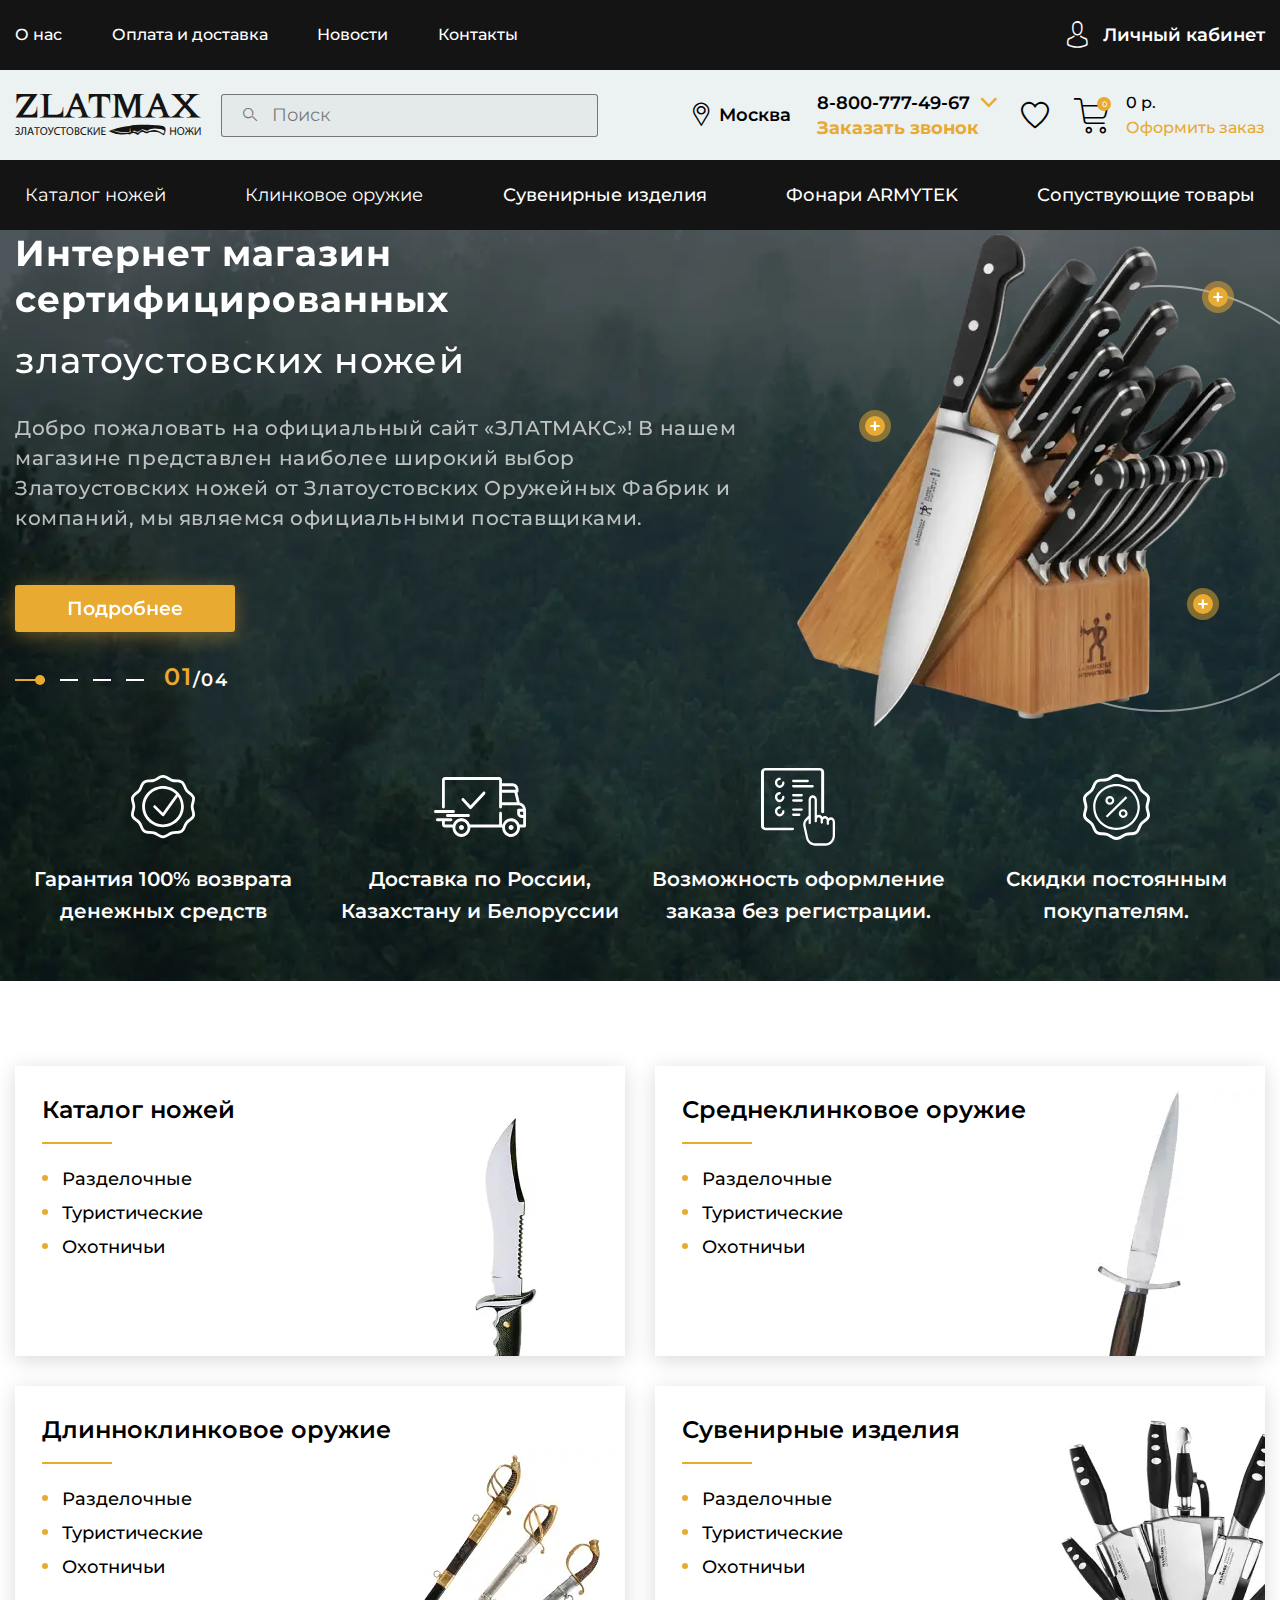
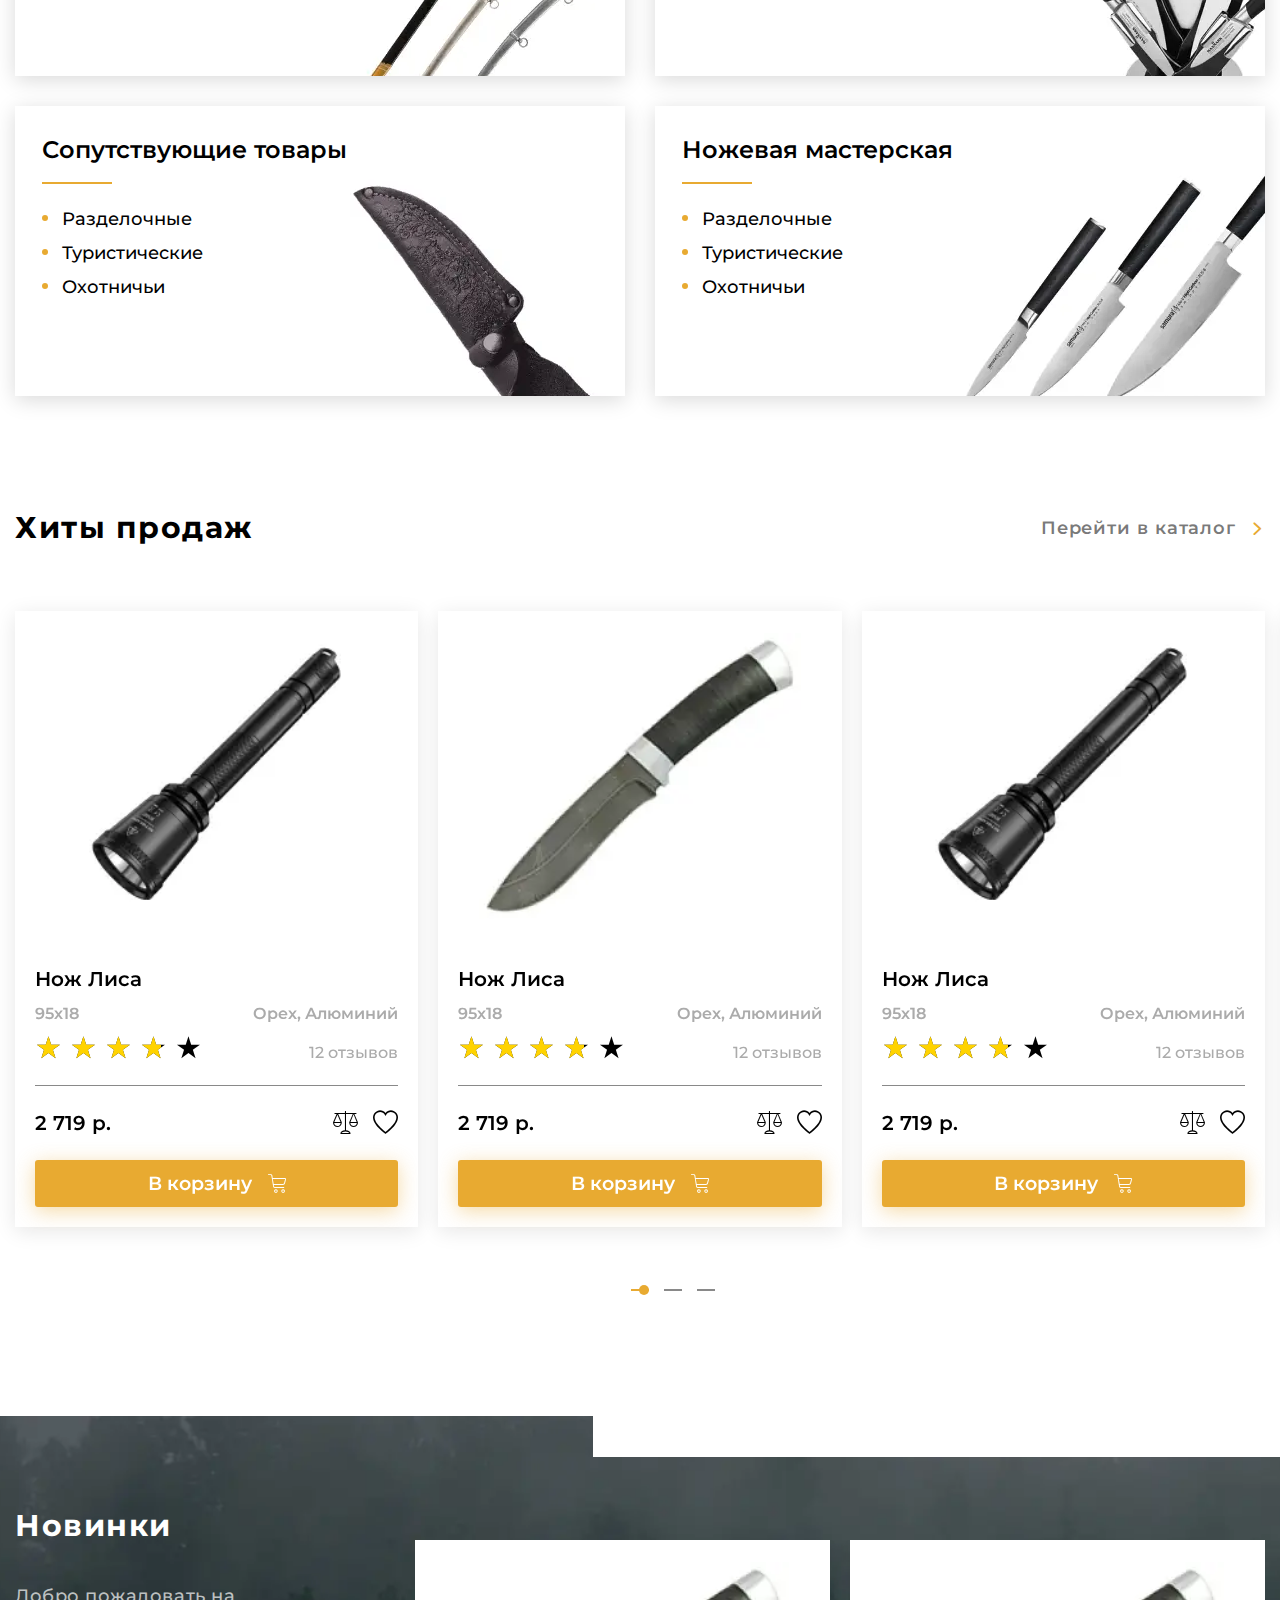
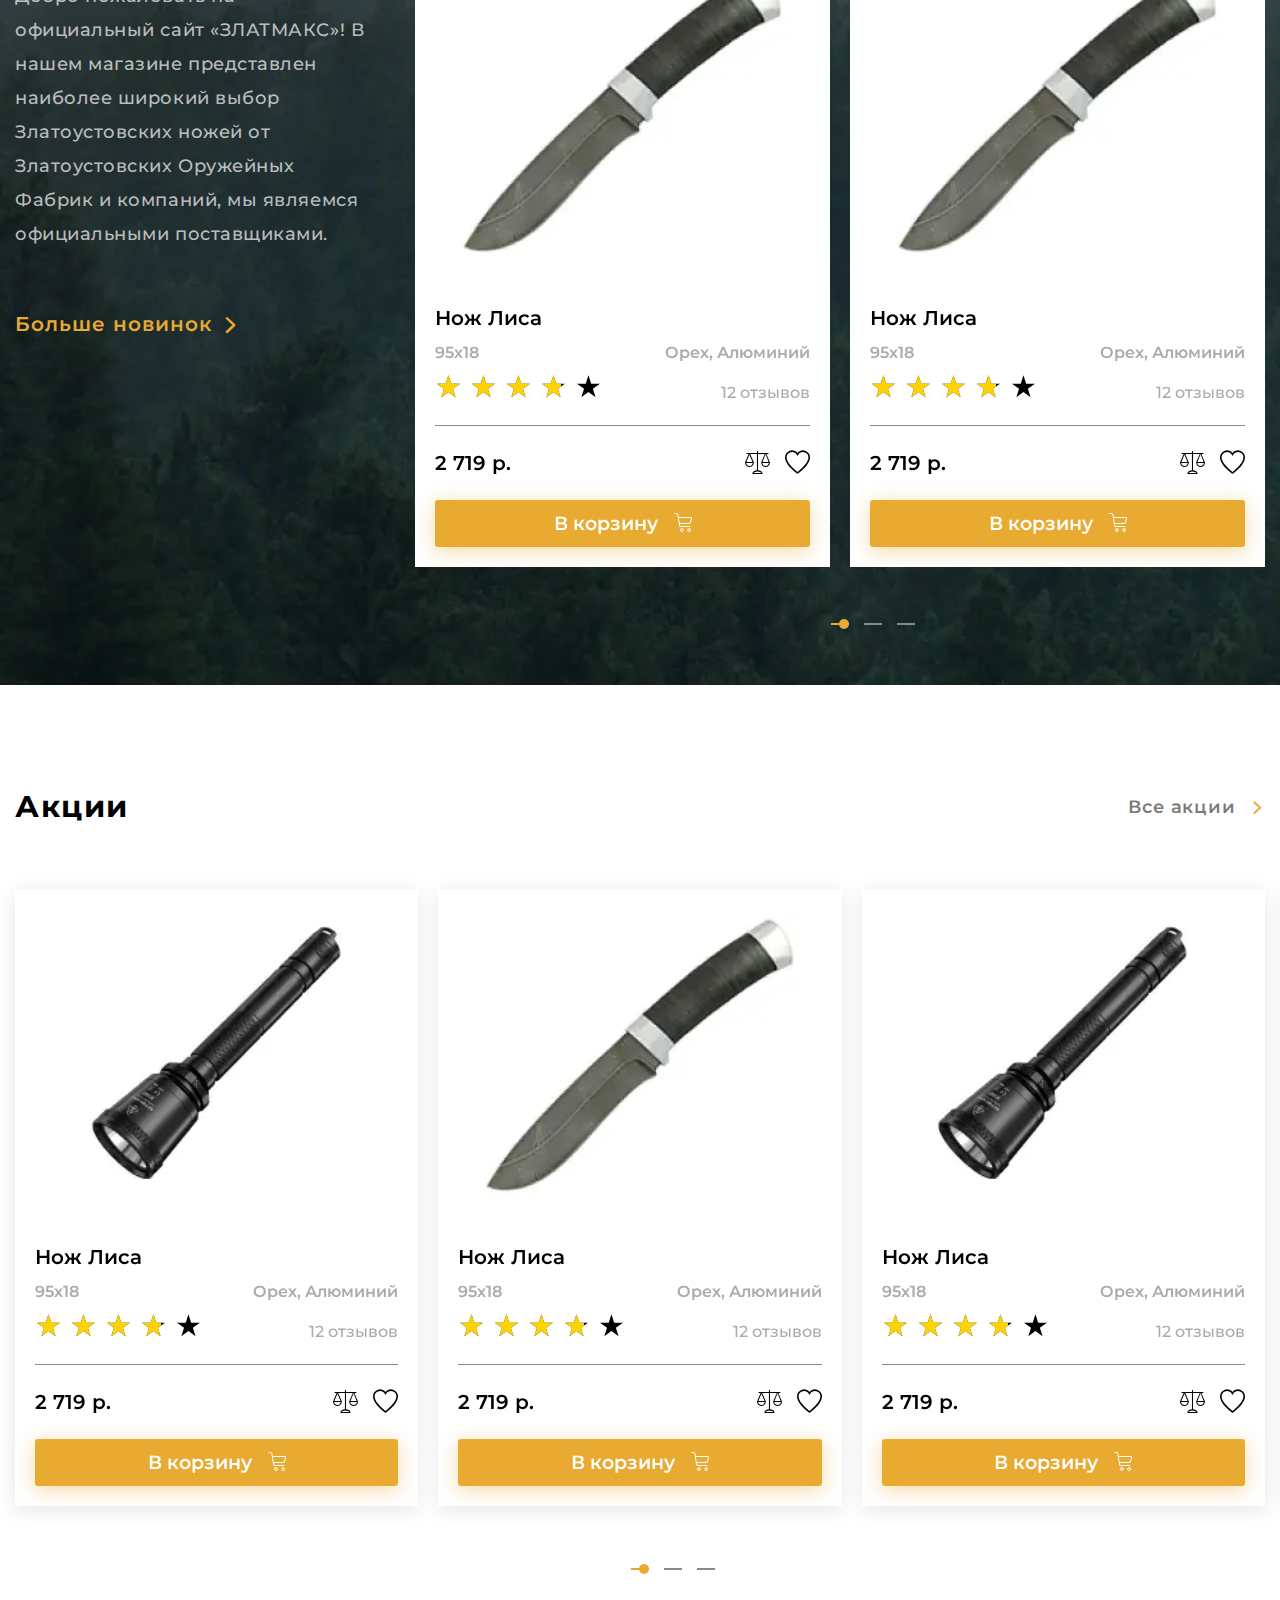
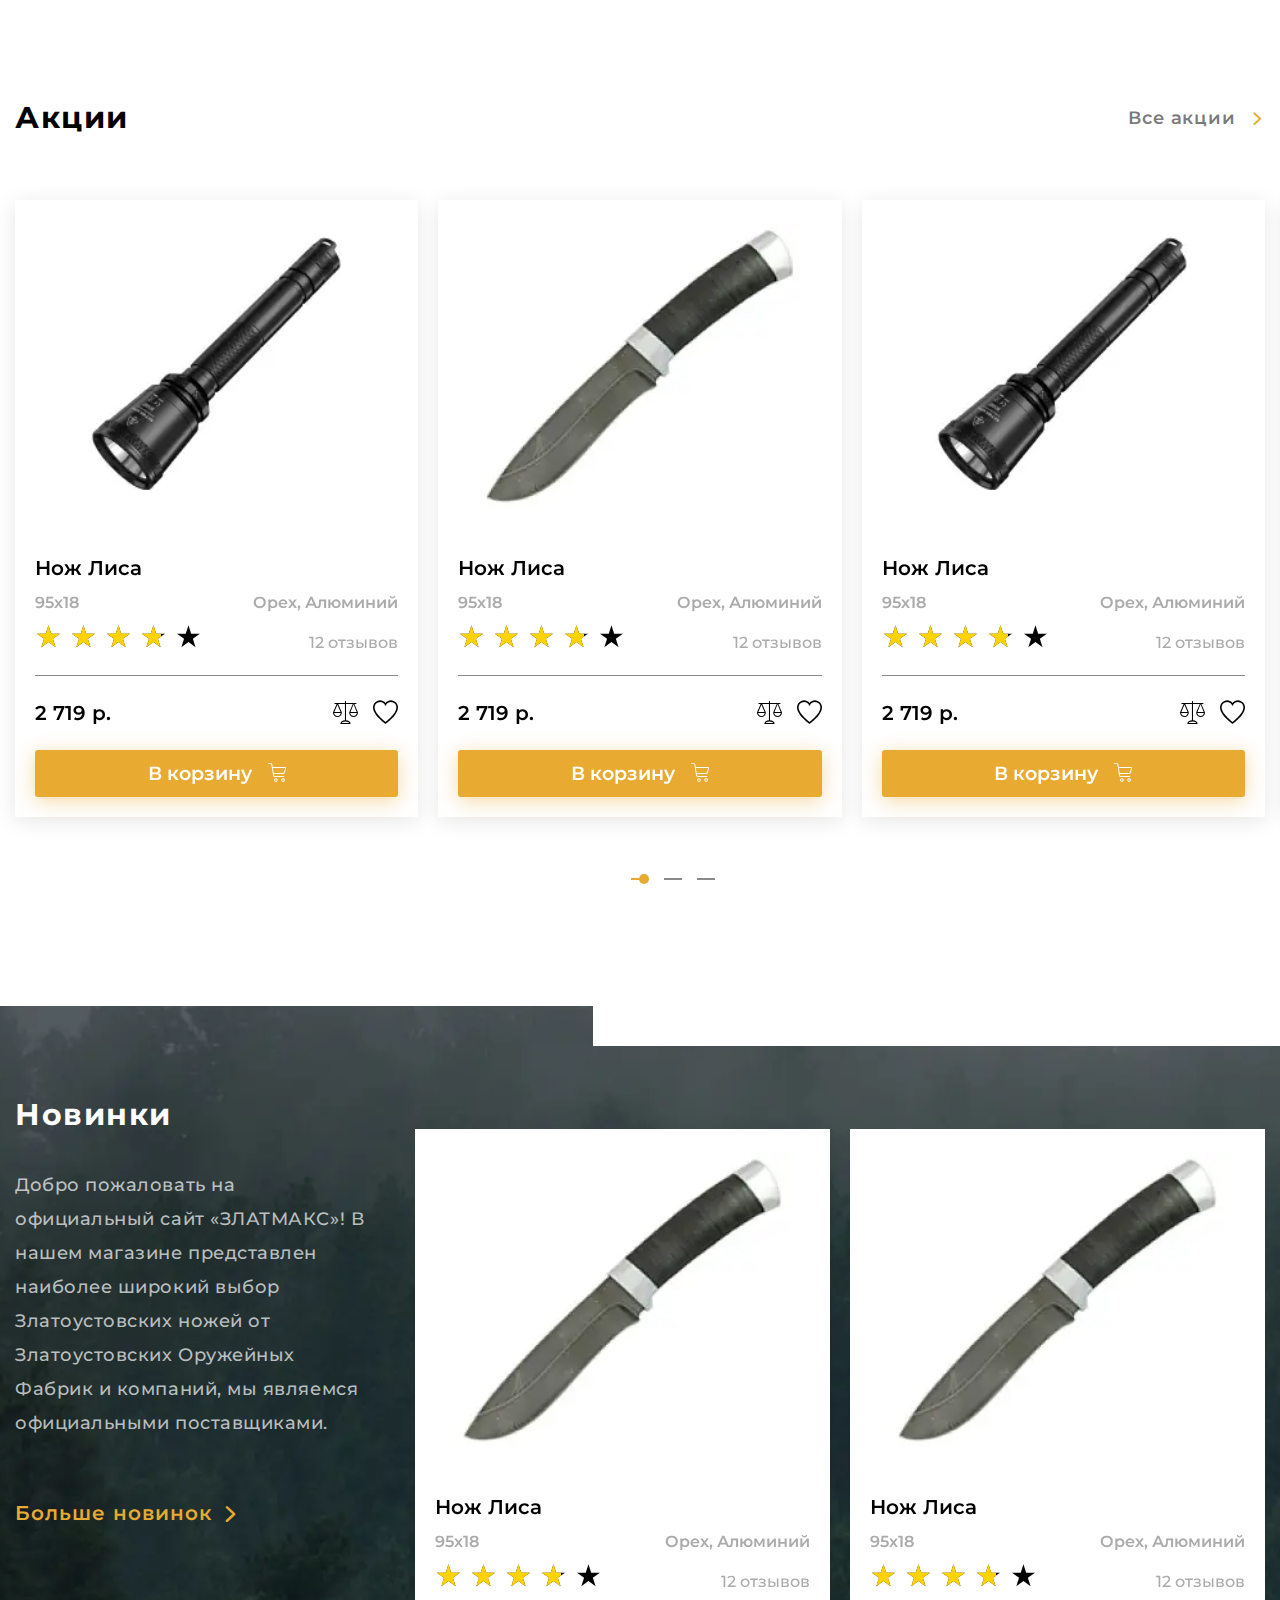
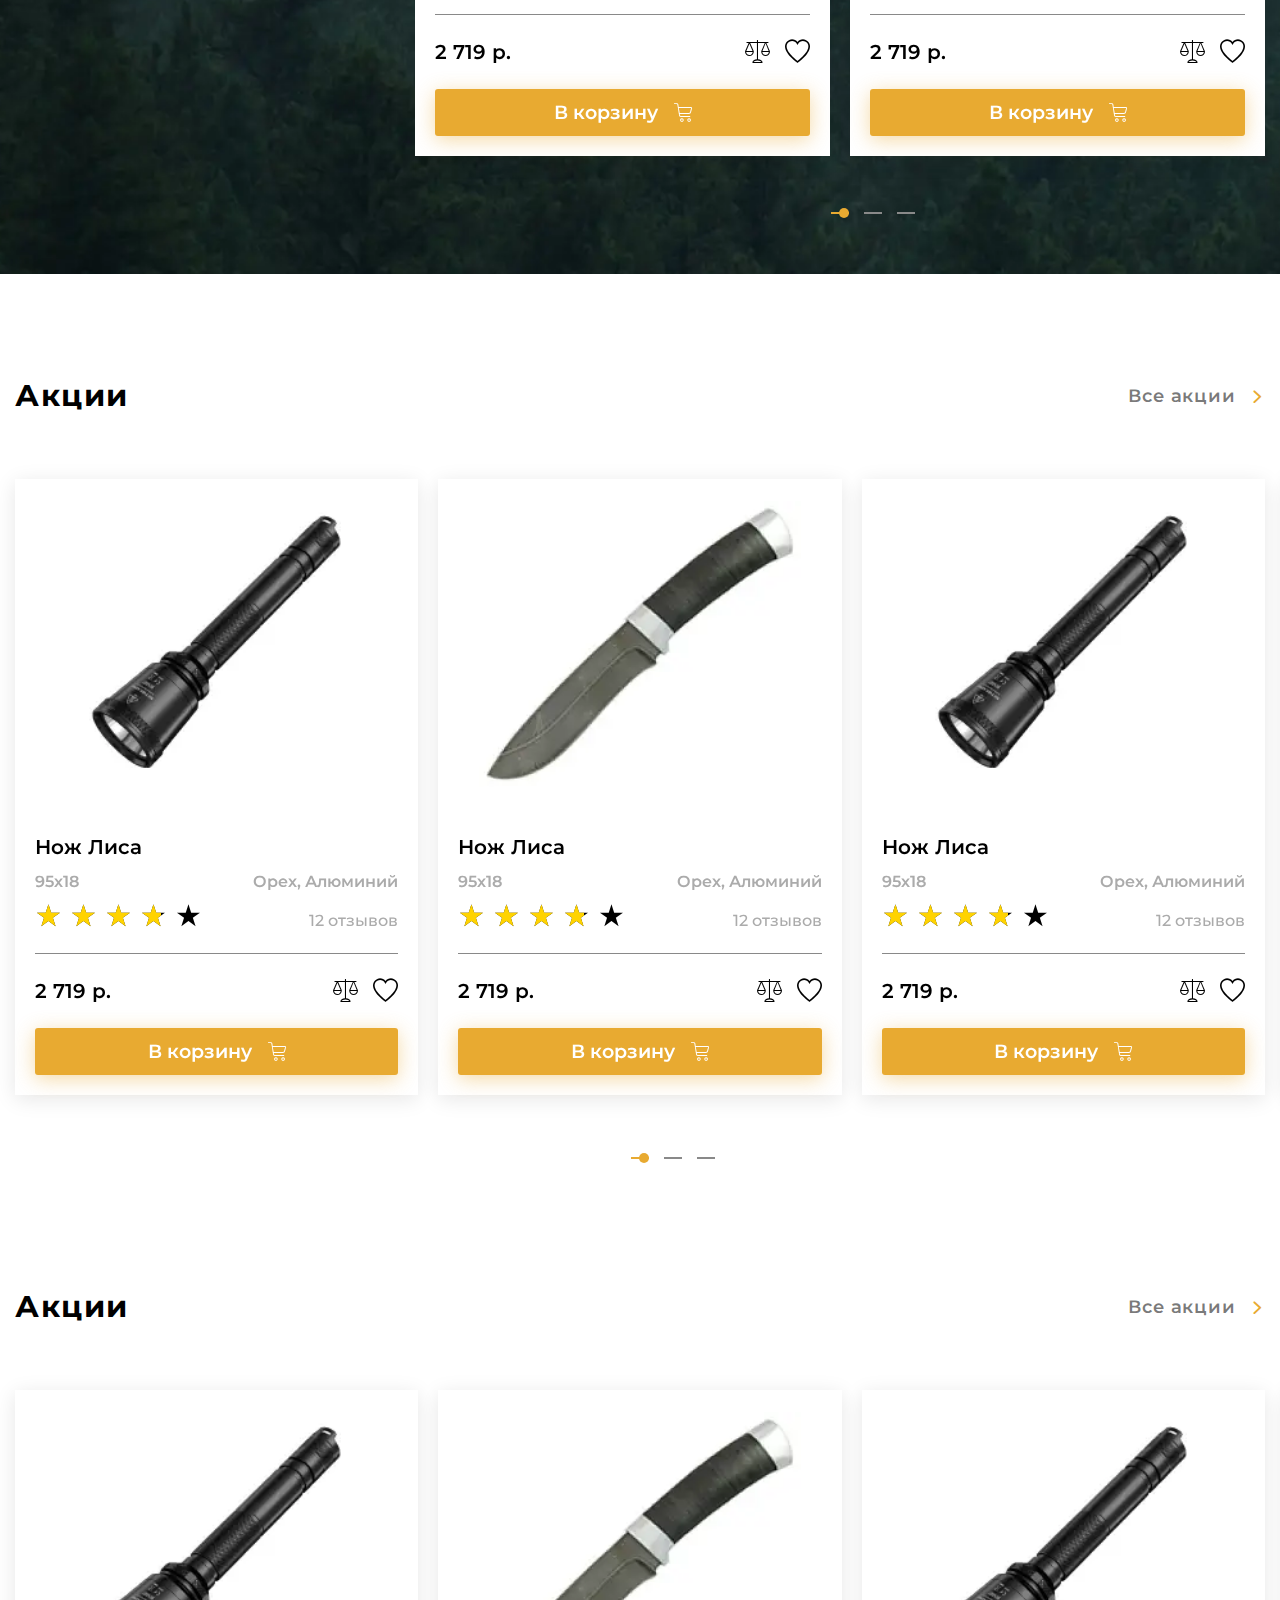
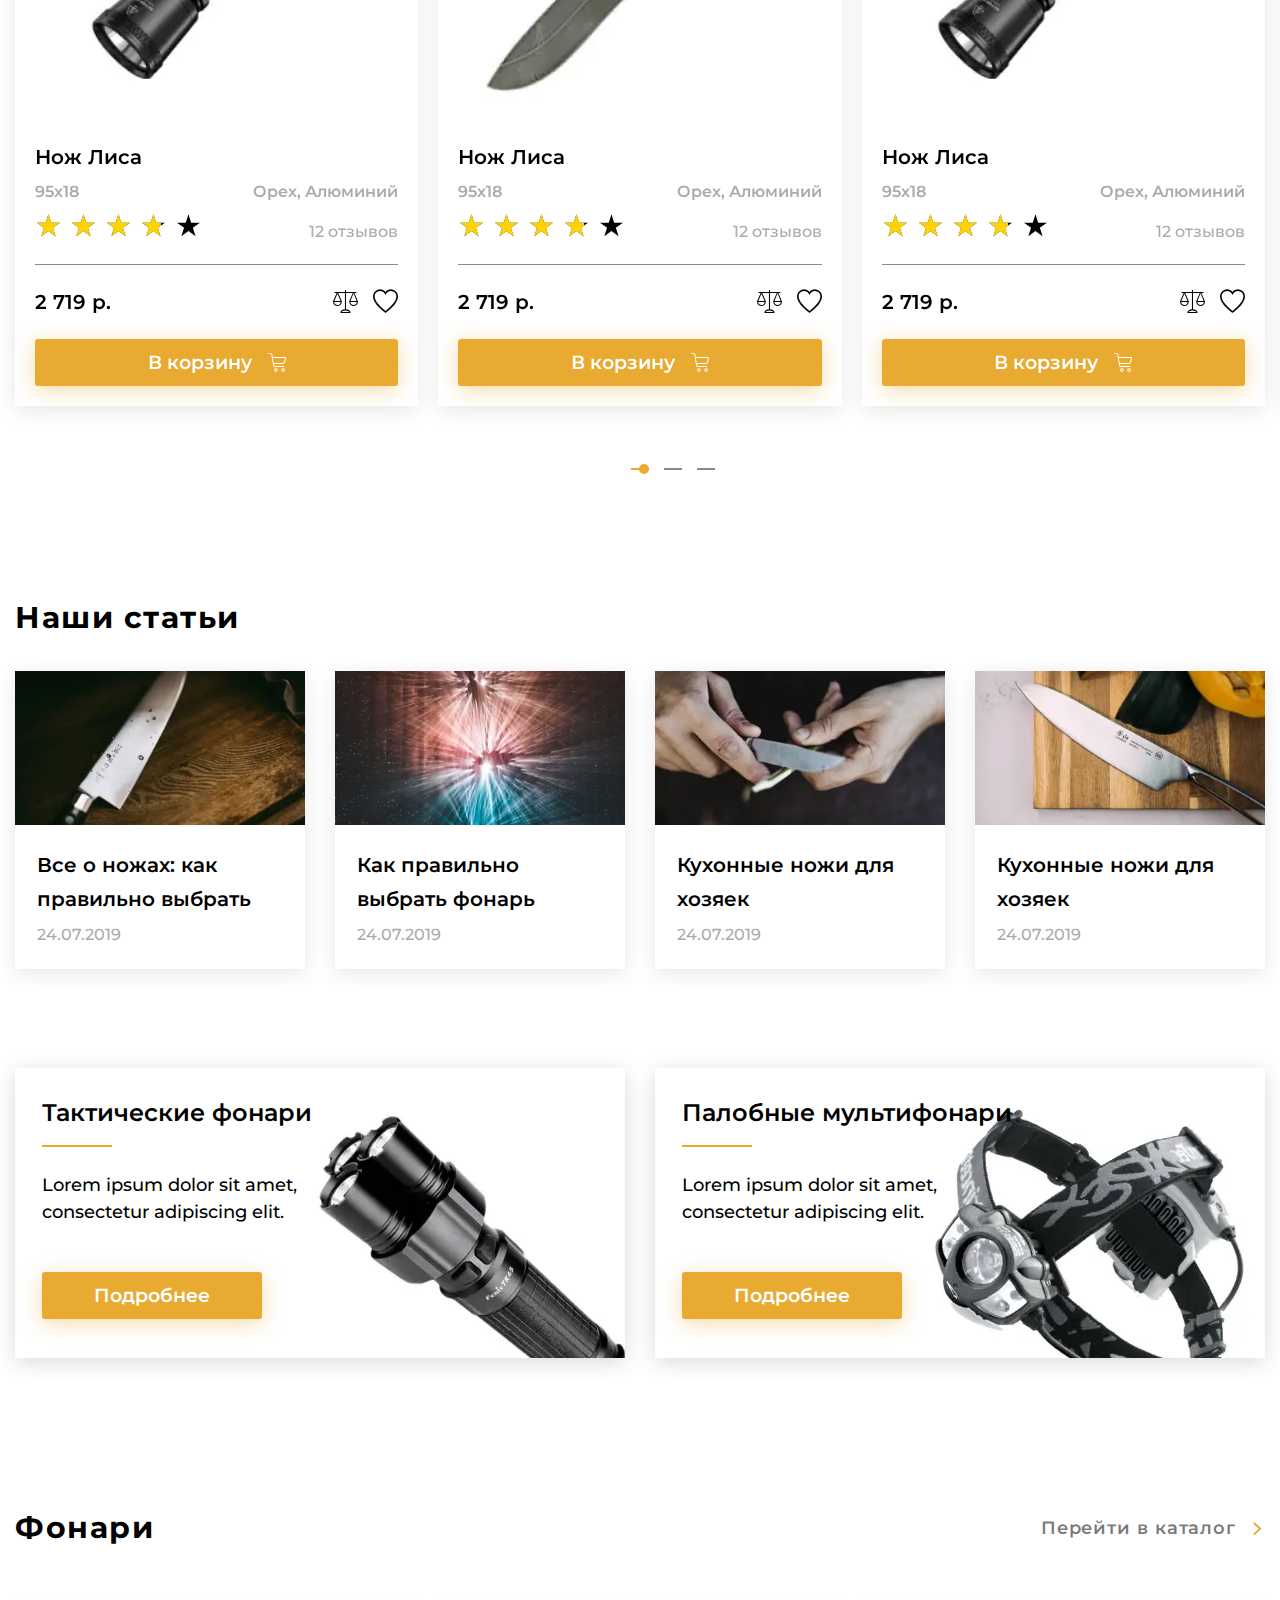
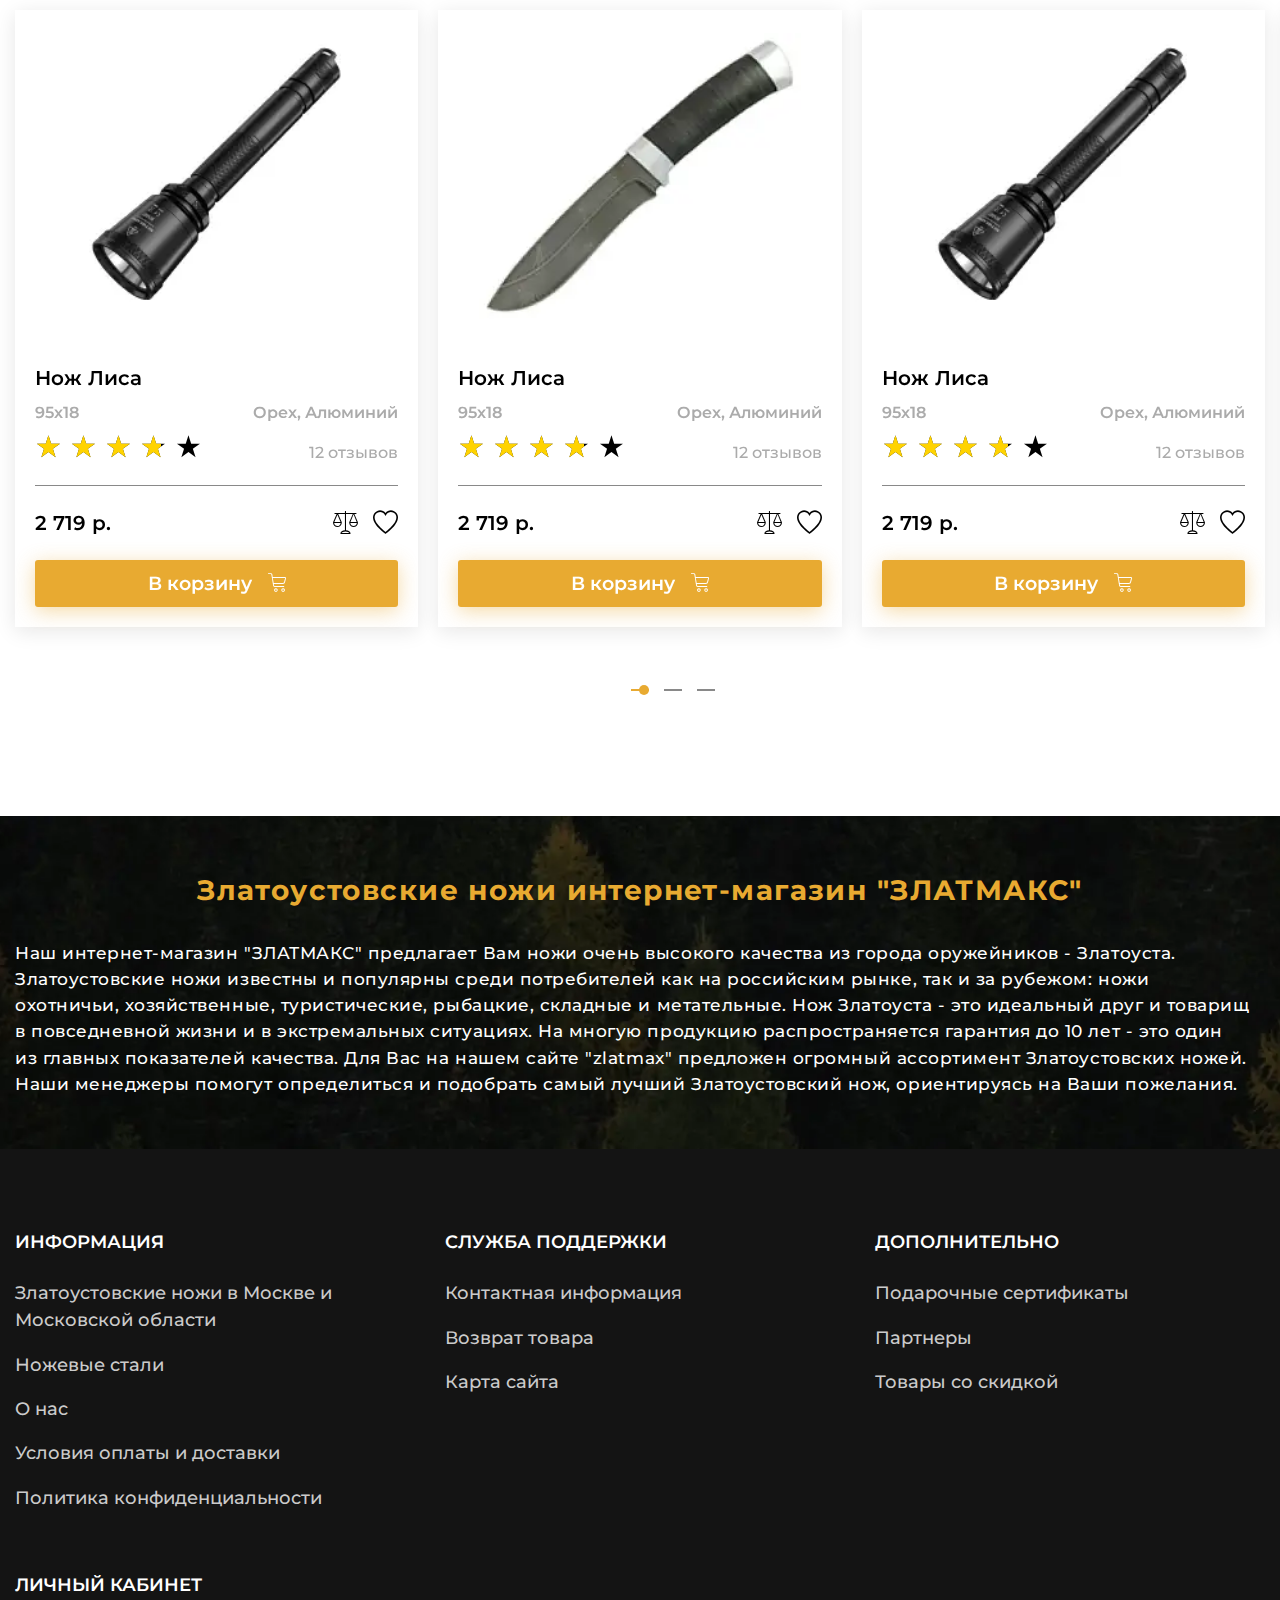
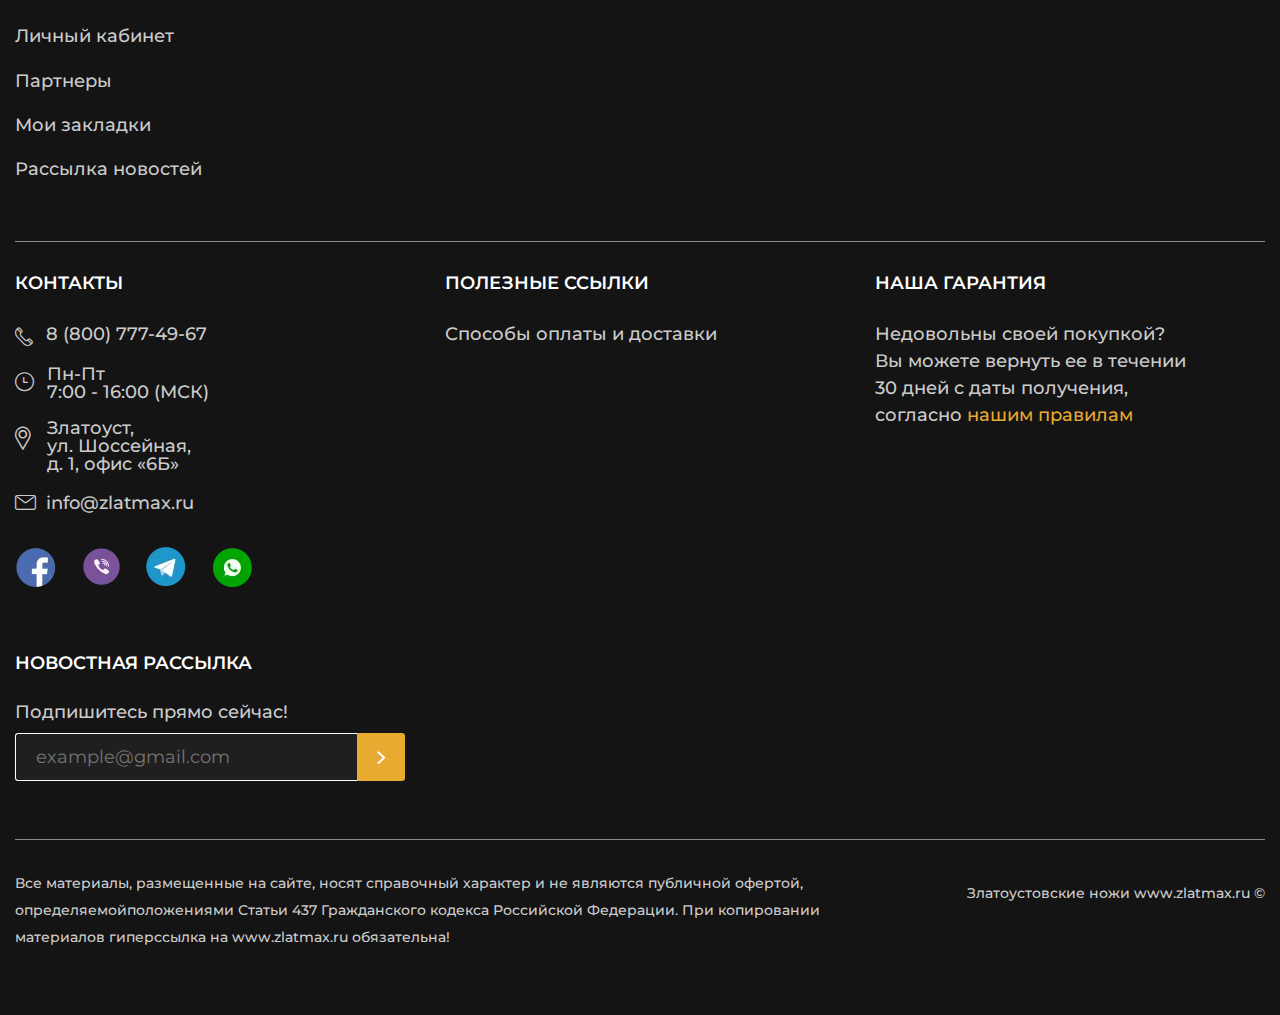
<file: index.html>
<!DOCTYPE html>
<html lang="ru">

<head>
	<title>Главная</title>
	<meta charset="UTF-8">
	<meta name="format-detection" content="telephone=no">
	<!-- <style>body{opacity: 0;}</style> -->
	<link rel="stylesheet" href="css/style.min.css?_v=20230216102643">
	<link rel="shortcut icon" href="">
	<!-- <meta name="robots" content="noindex, nofollow"> -->
	<meta name="viewport" content="width=device-width, initial-scale=1.0">
</head>

<body>
	<div class="wrapper">
		<header class="header">
			<div class="header__top top-header">
				<div class="top-header__container">
					<nav class="top-header__menu menu-top-header">
						<ul data-da=".menu__body, 991.98" class="menu-top-header__list">
							<li class="menu-top-header__item menu-top-header__item_catalog">
								<a href="" class="menu-top-header__link menu-top-header__link_catalog _icon-arrow-bottom">Каталог товаров</a>
							</li>
							<li class="menu-top-header__item"><a href="" class="menu-top-header__link">О нас</a></li>
							<li class="menu-top-header__item"><a href="" class="menu-top-header__link">Оплата и доставка</a></li>
							<li class="menu-top-header__item"><a href="" class="menu-top-header__link">Новости</a></li>
							<li class="menu-top-header__item"><a href="" class="menu-top-header__link">Контакты</a></li>
						</ul>
					</nav>
					<a href="" class="top-header__user _icon-user"><span>Личный кабинет</span></a>
					<nav hidden class="menu">
						<button type="button" class="menu__icon icon-menu"><span></span></button>
						<div class="menu__body">
						</div>
					</nav>
				</div>
			</div>
			<div class="header__body body-header">
				<div class="body-header__container">
					<a href="index.html" class="body-header__logo"></a>
					<div data-da=".catalog-header__container, 479.98" class="body-header__search">
						<form action="#" class="search-header">
							<button type="submit" class="search-header__button _icon-search"></button>
							<input autocomplete="off" type="text" name="form[]" data-error="Ошибка" placeholder="Поиск" class="search-header__input">
						</form>
					</div>
					<div class="body-header__actions actions-header">
						<a href="" class="actions-header__location _icon-location"><span>Москва</span></a>
						<div data-da=".top-header__container, 991.98, first" class="actions-header__phones phones-header">
							<div data-spollers class="phones-header__items">
								<div class="phones-header__item">
									<a href="tel:88007774967" class="phones-header__phone"><span>8-800-777-49-67</span></a>
									<button type="button" data-spoller class="phones-header__arrow _icon-arrow-bottom"></button>
									<ul class="phones-header__list">
										<li><a href="tel:88007774968" class="phones-header__phone">8-800-777-49-68</a></li>
										<li><a href="tel:88007774969" class="phones-header__phone">8-800-777-49-69</a></li>
										<li><a href="tel:88007774970" class="phones-header__phone">8-800-777-49-70</a></li>
									</ul>
								</div>
							</div>
							<button type="submit" data-popup="#callback" class="phones-header__callback">Заказать звонок</button>
						</div>
						<a href="" data-da=".top-header__container, 991.98, 2" class="actions-header__favorite _icon-favorite"></a>
						<a href="" data-da=".top-header__container, 991.98, 2" class="actions-header__cart cart-header">
							<div class="cart-header__icon _icon-cart"><span>0</span></div>
							<div class="cart-header__body">
								<div class="cart-header__summ">0 р.</div>
								<div class="cart-header__link">Оформить заказ</div>
							</div>
						</a>
					</div>
				</div>
			</div>
			<div class="header__catalog catalog-header">
				<div class="catalog-header__container">
					<nav class="catalog-header__menu menu-catalog">
						<button type="button" class="menu-catalog__back _icon-back">Назад</button>
						<ul class="menu-catalog__list">
							<li class="menu-catalog__item"><button data-parent="1" class="menu-catalog__link">Каталог ножей</button></li>
							<li class="menu-catalog__item"><button data-parent="2" class="menu-catalog__link">Клинковое оружие</button></li>
							<li class="menu-catalog__item"><a href="" class="menu-catalog__link">Сувенирные изделия</a></li>
							<li class="menu-catalog__item"><a href="" class="menu-catalog__link">Фонари ARMYTEK</a></li>
							<li class="menu-catalog__item"><a href="" class="menu-catalog__link">Сопуствующие товары</a></li>
						</ul>
						<div class="menu-catalog__sub-menu sub-menu-catalog">
							<button type="button" class="sub-menu-catalog__back _icon-back">Назад</button>
							<div class="sub-menu-catalog__container">
								<div hidden data-submenu="1" class="sub-menu-catalog__block">
									<div class="sub-menu-catalog__category">
										<a href="" class="sub-menu-catalog__link-category">Категория ножей</a>
									</div>
									<div class="sub-menu-catalog__category">
										<a href="" class="sub-menu-catalog__link-category">Производство ножей</a>
									</div>
									<div class="sub-menu-catalog__category">
										<a href="" class="sub-menu-catalog__link-category">Ножи по маркам стали</a>
									</div>
									<div class="sub-menu-catalog__category">
										<a href="" class="sub-menu-catalog__link-category">Заточка и полировка ножей</a>
									</div>
									<div class="sub-menu-catalog__category">
										<a href="" class="sub-menu-catalog__link-category">Ножевая мастерская</a>
									</div>
									<ul class="sub-menu-catalog__list">
										<li class="sub-menu-catalog__item">
											<a href="catalog.html" target="_blank" class=" sub-menu-catalog__link">Разделочные ножи</a>
										</li>
										<li class="sub-menu-catalog__item"><a href="" class="sub-menu-catalog__link">Туристические ножи</a></li>
										<li class="sub-menu-catalog__item"><a href="" class="sub-menu-catalog__link">Ножи охотничьи</a></li>
										<li class="sub-menu-catalog__item"><a href="" class="sub-menu-catalog__link">Булатные ножи</a></li>
										<li class="sub-menu-catalog__item"><a href="" class="sub-menu-catalog__link">Ножи из дамаска</a></li>
										<li class="sub-menu-catalog__item"><a href="" class="sub-menu-catalog__link">Тактического назначения</a></li>
										<li class="sub-menu-catalog__item"><a href="" class="sub-menu-catalog__link">Метательные ножи</a></li>
										<li class="sub-menu-catalog__item"><a href="" class="sub-menu-catalog__link">Мачете и кукри</a></li>
										<li class="sub-menu-catalog__item"><a href="" class="sub-menu-catalog__link">Ножи кухонные</a></li>
									</ul>
									<ul class="sub-menu-catalog__list">
										<li class="sub-menu-catalog__item"><a href="" class="sub-menu-catalog__link">Ножи АИР</a></li>
										<li class="sub-menu-catalog__item"><a href="" class="sub-menu-catalog__link">Ножи ЗИК</a></li>
										<li class="sub-menu-catalog__item"><a href="" class="sub-menu-catalog__link">Ножи ЗЗОСС</a></li>
										<li class="sub-menu-catalog__item"><a href="" class="sub-menu-catalog__link">Ножи РОСоружие</a></li>
										<li class="sub-menu-catalog__item"><a href="" class="sub-menu-catalog__link">Ножи Оружейник</a></li>
										<li class="sub-menu-catalog__item"><a href="" class="sub-menu-catalog__link">Булат Сергея Баранова</a></li>
										<li class="sub-menu-catalog__item"><a href="" class="sub-menu-catalog__link">Булат Андрея Умерова</a></li>
										<li class="sub-menu-catalog__item"><a href="" class="sub-menu-catalog__link">Ножи Златко</a></li>
										<li class="sub-menu-catalog__item"><a href="" class="sub-menu-catalog__link">Ножи Стиль-М</a></li>
										<li class="sub-menu-catalog__item"><a href="" class="sub-menu-catalog__link">Оружейная компания</a></li>
									</ul>
									<ul class="sub-menu-catalog__list">
										<li class="sub-menu-catalog__item"><a href="" class="sub-menu-catalog__link">Ножи из стали 40х102С2М</a></li>
										<li class="sub-menu-catalog__item"><a href="" class="sub-menu-catalog__link">Ножи из стали 95х18</a></li>
										<li class="sub-menu-catalog__item"><a href="" class="sub-menu-catalog__link">Ножи из стали 100х13м</a></li>
										<li class="sub-menu-catalog__item"><a href="" class="sub-menu-catalog__link">Ножи из стали 110х18м-ШД</a></li>
										<li class="sub-menu-catalog__item"><a href="" class="sub-menu-catalog__link">Ножи из стали ЭИ-107 ТЦ</a></li>
										<li class="sub-menu-catalog__item"><a href="" class="sub-menu-catalog__link">Ножи из стали 50х14МФ</a></li>
										<li class="sub-menu-catalog__item"><a href="" class="sub-menu-catalog__link">Ножи из стали AUS-8</a></li>
										<li class="sub-menu-catalog__item"><a href="" class="sub-menu-catalog__link">Ножи из стали К340</a></li>
										<li class="sub-menu-catalog__item"><a href="" class="sub-menu-catalog__link">Ножи из стали M390</a></li>
										<li class="sub-menu-catalog__item"><a href="" class="sub-menu-catalog__link">Ножи из стали ЭП-766</a></li>
									</ul>
									<ul class="sub-menu-catalog__list">
										<li class="sub-menu-catalog__item"><a href="" class="sub-menu-catalog__link">Паста ГОИ</a></li>
										<li class="sub-menu-catalog__item"><a href="" class="sub-menu-catalog__link">Алмазная паста</a></li>
										<li class="sub-menu-catalog__item"><a href="" class="sub-menu-catalog__link">Бруски и камни для заточки</a></li>
										<li class="sub-menu-catalog__item"><a href="" class="sub-menu-catalog__link">Заточные системы</a></li>
									</ul>
									<ul class="sub-menu-catalog__list">
										<li class="sub-menu-catalog__item"><a href="" class="sub-menu-catalog__link">Ножевые клинки</a></li>
										<li class="sub-menu-catalog__item"><a href="" class="sub-menu-catalog__link">Заготовки для ножей</a></li>
										<li class="sub-menu-catalog__item"><a href="" class="sub-menu-catalog__link">Литье для ножей</a></li>
										<li class="sub-menu-catalog__item"><a href="" class="sub-menu-catalog__link">Материалы для рукоятей</a></li>
										<li class="sub-menu-catalog__item"><a href="" class="sub-menu-catalog__link">Уход за рукоятиями ножей</a></li>
									</ul>
									<div class="sub-menu-catalog__footer">
										<a href="" class="sub-menu-catalog__all">Смотреть все</a>
									</div>
									<div class="sub-menu-catalog__footer">
										<a href="" class="sub-menu-catalog__all">Смотреть все</a>
									</div>
									<div class="sub-menu-catalog__footer">
										<a href="" class="sub-menu-catalog__all">Смотреть все</a>
									</div>
									<div class="sub-menu-catalog__footer">
										<a href="" class="sub-menu-catalog__all">Смотреть все</a>
									</div>
									<div class="sub-menu-catalog__footer">
										<a href="" class="sub-menu-catalog__all">Смотреть все</a>
									</div>
								</div>
								<div hidden data-submenu="2" class="sub-menu-catalog__block">
									<div class="sub-menu-catalog__category">
										<a href="" class="sub-menu-catalog__link-category">Категория ножей</a>
									</div>
									<div class="sub-menu-catalog__category">
										<a href="" class="sub-menu-catalog__link-category">Производство ножей</a>
									</div>
									<ul class="sub-menu-catalog__list">
										<li class="sub-menu-catalog__item"><a href="" class="sub-menu-catalog__link">Разделочные ножи</a></li>
										<li class="sub-menu-catalog__item"><a href="" class="sub-menu-catalog__link">Туристические ножи</a></li>
										<li class="sub-menu-catalog__item"><a href="" class="sub-menu-catalog__link">Ножи охотничьи</a></li>
										<li class="sub-menu-catalog__item"><a href="" class="sub-menu-catalog__link">Булатные ножи</a></li>
										<li class="sub-menu-catalog__item"><a href="" class="sub-menu-catalog__link">Ножи из дамаска</a></li>
										<li class="sub-menu-catalog__item"><a href="" class="sub-menu-catalog__link">Тактического назначения</a></li>
										<li class="sub-menu-catalog__item"><a href="" class="sub-menu-catalog__link">Метательные ножи</a></li>
										<li class="sub-menu-catalog__item"><a href="" class="sub-menu-catalog__link">Мачете и кукри</a></li>
										<li class="sub-menu-catalog__item"><a href="" class="sub-menu-catalog__link">Ножи кухонные</a></li>
									</ul>
									<ul class="sub-menu-catalog__list">
										<li class="sub-menu-catalog__item"><a href="" class="sub-menu-catalog__link">Ножи АИР</a></li>
										<li class="sub-menu-catalog__item"><a href="" class="sub-menu-catalog__link">Ножи ЗИК</a></li>
										<li class="sub-menu-catalog__item"><a href="" class="sub-menu-catalog__link">Ножи ЗЗОСС</a></li>
										<li class="sub-menu-catalog__item"><a href="" class="sub-menu-catalog__link">Ножи РОСоружие</a></li>
										<li class="sub-menu-catalog__item"><a href="" class="sub-menu-catalog__link">Ножи Оружейник</a></li>
										<li class="sub-menu-catalog__item"><a href="" class="sub-menu-catalog__link">Булат Сергея Баранова</a></li>
										<li class="sub-menu-catalog__item"><a href="" class="sub-menu-catalog__link">Булат Андрея Умерова</a></li>
										<li class="sub-menu-catalog__item"><a href="" class="sub-menu-catalog__link">Ножи Златко</a></li>
										<li class="sub-menu-catalog__item"><a href="" class="sub-menu-catalog__link">Ножи Стиль-М</a></li>
										<li class="sub-menu-catalog__item"><a href="" class="sub-menu-catalog__link">Оружейная компания</a></li>
									</ul>
									<div class="sub-menu-catalog__footer">
										<a href="" class="sub-menu-catalog__all">Смотреть все</a>
									</div>
									<div class="sub-menu-catalog__footer">
										<a href="" class="sub-menu-catalog__all">Смотреть все</a>
									</div>
								</div>
							</div>
						</div>
					</nav>
				</div>
			</div>
		</header>
		<main class="page page_home">
			<section class="page__main-block main-block">
				<div class="main-block__container">
					<div class="main-block__body">
						<div class="main-block__slider swiper">
							<div class="main-block__wrapper swiper-wrapper">
								<div class="main-block__slide swiper-slide">
									<div class="swiper-slide__content">
										<h2 data-swiper-parallax="-150" data-swiper-parallax-scale="0.8" class="swiper-slide__title">Интернет
											магазин сертифицированных</h2>
										<div data-swiper-parallax="-200" data-swiper-parallax-scale="0.8" class="swiper-slide__sub-title">
											златоустовских ножей</div>
										<div data-swiper-parallax="-250" data-swiper-parallax-scale="0.8" s class="swiper-slide__text">
											Добро пожаловать на официальный сайт «ЗЛАТМАКС»! В нашем магазине
											представлен наиболее широкий выбор Златоустовских ножей от Златоустовских
											Оружейных Фабрик и компаний, мы являемся официальными поставщиками.
										</div>
									</div>
									<a href="" class="swiper-slide__button button">Подробнее</a>
								</div>
								<div class="main-block__slide swiper-slide">
									<div class="swiper-slide__content">
										<h2 data-swiper-parallax="-150" data-swiper-parallax-scale="0.8" class="swiper-slide__title">Интернет
											магазин сертифицированных</h2>
										<div data-swiper-parallax="-200" data-swiper-parallax-scale="0.8" class="swiper-slide__sub-title">
											златоустовских ножей</div>
										<div data-swiper-parallax="-250" data-swiper-parallax-scale="0.8" s class="swiper-slide__text">
											Добро пожаловать на официальный сайт «ЗЛАТМАКС»! В нашем магазине
											представлен наиболее широкий выбор Златоустовских ножей от Златоустовских
											Оружейных Фабрик и компаний, мы являемся официальными поставщиками.
										</div>
									</div>
									<a href="" class="swiper-slide__button button">Подробнее</a>
								</div>
								<div class="main-block__slide swiper-slide">
									<div class="swiper-slide__content">
										<h2 data-swiper-parallax="-150" data-swiper-parallax-scale="0.8" class="swiper-slide__title">Интернет
											магазин сертифицированных</h2>
										<div data-swiper-parallax="-200" data-swiper-parallax-scale="0.8" class="swiper-slide__sub-title">
											златоустовских ножей</div>
										<div data-swiper-parallax="-250" data-swiper-parallax-scale="0.8" s class="swiper-slide__text">
											Добро пожаловать на официальный сайт «ЗЛАТМАКС»! В нашем магазине
											представлен наиболее широкий выбор Златоустовских ножей от Златоустовских
											Оружейных Фабрик и компаний, мы являемся официальными поставщиками.
										</div>
									</div>
									<a href="" class="swiper-slide__button button">Подробнее</a>
								</div>
								<div class="main-block__slide swiper-slide">
									<div class="swiper-slide__content">
										<h2 data-swiper-parallax="-150" data-swiper-parallax-scale="0.8" class="swiper-slide__title">Интернет
											магазин сертифицированных</h2>
										<div data-swiper-parallax="-200" data-swiper-parallax-scale="0.8" class="swiper-slide__sub-title">
											златоустовских ножей</div>
										<div data-swiper-parallax="-250" data-swiper-parallax-scale="0.8" s class="swiper-slide__text">
											Добро пожаловать на официальный сайт «ЗЛАТМАКС»! В нашем магазине
											представлен наиболее широкий выбор Златоустовских ножей от Златоустовских
											Оружейных Фабрик и компаний, мы являемся официальными поставщиками.
										</div>
									</div>
									<a href="" class="swiper-slide__button button">Подробнее</a>
								</div>
							</div>
							<div class="main-block__controll controll-main-block">
								<div class="controll-main-block__dotts"></div>
								<div class="controll-main-block__fraction fraction-controll">
									<span class="fraction-controll__current">01</span> / <span class="fraction-controll__all">0</span>
								</div>
							</div>
						</div>
						<div class="main-block__media media-main-block">
							<div class="media-main-block__body">
								<div class="media-main-block__image">
									<picture><source srcset="img/mainpage/main-block/image.webp" type="image/webp"><img src="img/mainpage/main-block/image.png" alt="image"></picture>
								</div>
								<div class="media-main-block__tips">
									<div data-tippy-content="Подсказка" class="media-main-block__tip media-main-block__tip_1"><span>+</span></div>
									<div data-tippy-content="Подсказка" class="media-main-block__tip media-main-block__tip_2"><span>+</span></div>
									<div data-tippy-content="Подсказка" class="media-main-block__tip media-main-block__tip_3"><span>+</span></div>
								</div>
							</div>
						</div>
					</div>
					<div class="main-block__advantages advantages-main">
						<div class="advantages-main__item">
							<div class="advantages-main__icon">
								<img src="img/mainpage/main-block/icons/01.svg" alt="icon">
							</div>
							<div class="advantages-main__text">Гарантия 100% возврата денежных средств</div>
						</div>
						<div class="advantages-main__item">
							<div class="advantages-main__icon">
								<img src="img/mainpage/main-block/icons/02.svg" alt="icon">
							</div>
							<div class="advantages-main__text">Доставка по России, Казахстану и Белоруссии</div>
						</div>
						<div class="advantages-main__item">
							<div class="advantages-main__icon">
								<img src="img/mainpage/main-block/icons/03.svg" alt="icon">
							</div>
							<div class="advantages-main__text">Возможность оформление заказа без регистрации.</div>
						</div>
						<div class="advantages-main__item">
							<div class="advantages-main__icon">
								<img src="img/mainpage/main-block/icons/04.svg" alt="icon">
							</div>
							<div class="advantages-main__text">Скидки постоянным покупателям.</div>
						</div>
					</div>
				</div>
			</section>
			<section class="page__catalog-cards catalog-cards">
				<div class="catalog-cards__container">
					<div class="catalog-cards__item item-catalog-cards">
						<div class="item-catalog-cards__body">
							<h3 class="item-catalog-cards__title">
								<a href="" class="item-catalog-cards__link-title">Каталог ножей</a>
							</h3>
							<ul class="item-catalog-cards__list">
								<li class="item-catalog-cards__item"><a href="" class="item-catalog-cards__link">Разделочные</a></li>
								<li class="item-catalog-cards__item"><a href="" class="item-catalog-cards__link">Туристические</a></li>
								<li class="item-catalog-cards__item"><a href="" class="item-catalog-cards__link">Охотничьи</a></li>
							</ul>
						</div>
						<div class="item-catalog-cards__image">
							<picture><source srcset="img/mainpage/catalog-cards/01.webp" type="image/webp"><img src="img/mainpage/catalog-cards/01.jpg" alt="image"></picture>
						</div>
					</div>
					<div class="catalog-cards__item item-catalog-cards">
						<div class="item-catalog-cards__body">
							<h3 class="item-catalog-cards__title">
								<a href="" class="item-catalog-cards__link-title">Среднеклинковое оружие</a>
							</h3>
							<ul class="item-catalog-cards__list">
								<li class="item-catalog-cards__item"><a href="" class="item-catalog-cards__link">Разделочные</a></li>
								<li class="item-catalog-cards__item"><a href="" class="item-catalog-cards__link">Туристические</a></li>
								<li class="item-catalog-cards__item"><a href="" class="item-catalog-cards__link">Охотничьи</a></li>
							</ul>
						</div>
						<div class="item-catalog-cards__image">
							<picture><source srcset="img/mainpage/catalog-cards/02.webp" type="image/webp"><img src="img/mainpage/catalog-cards/02.jpg" alt="image"></picture>
						</div>
					</div>
					<div class="catalog-cards__item item-catalog-cards">
						<div class="item-catalog-cards__body">
							<h3 class="item-catalog-cards__title">
								<a href="" class="item-catalog-cards__link-title">Длинноклинковое оружие</a>
							</h3>
							<ul class="item-catalog-cards__list">
								<li class="item-catalog-cards__item"><a href="" class="item-catalog-cards__link">Разделочные</a></li>
								<li class="item-catalog-cards__item"><a href="" class="item-catalog-cards__link">Туристические</a></li>
								<li class="item-catalog-cards__item"><a href="" class="item-catalog-cards__link">Охотничьи</a></li>
							</ul>
						</div>
						<div class="item-catalog-cards__image">
							<picture><source srcset="img/mainpage/catalog-cards/03.webp" type="image/webp"><img src="img/mainpage/catalog-cards/03.jpg" alt="image"></picture>
						</div>
					</div>
					<div class="catalog-cards__item item-catalog-cards">
						<div class="item-catalog-cards__body">
							<h3 class="item-catalog-cards__title">
								<a href="" class="item-catalog-cards__link-title">Сувенирные изделия</a>
							</h3>
							<ul class="item-catalog-cards__list">
								<li class="item-catalog-cards__item"><a href="" class="item-catalog-cards__link">Разделочные</a></li>
								<li class="item-catalog-cards__item"><a href="" class="item-catalog-cards__link">Туристические</a></li>
								<li class="item-catalog-cards__item"><a href="" class="item-catalog-cards__link">Охотничьи</a></li>
							</ul>
						</div>
						<div class="item-catalog-cards__image">
							<picture><source srcset="img/mainpage/catalog-cards/04.webp" type="image/webp"><img src="img/mainpage/catalog-cards/04.jpg" alt="image"></picture>
						</div>
					</div>
					<div class="catalog-cards__item item-catalog-cards">
						<div class="item-catalog-cards__body">
							<h3 class="item-catalog-cards__title">
								<a href="" class="item-catalog-cards__link-title">Сопутствующие товары</a>
							</h3>
							<ul class="item-catalog-cards__list">
								<li class="item-catalog-cards__item"><a href="" class="item-catalog-cards__link">Разделочные</a></li>
								<li class="item-catalog-cards__item"><a href="" class="item-catalog-cards__link">Туристические</a></li>
								<li class="item-catalog-cards__item"><a href="" class="item-catalog-cards__link">Охотничьи</a></li>
							</ul>
						</div>
						<div class="item-catalog-cards__image">
							<picture><source srcset="img/mainpage/catalog-cards/05.webp" type="image/webp"><img src="img/mainpage/catalog-cards/05.jpg" alt="image"></picture>
						</div>
					</div>
					<div class="catalog-cards__item item-catalog-cards">
						<div class="item-catalog-cards__body">
							<h3 class="item-catalog-cards__title">
								<a href="" class="item-catalog-cards__link-title">Ножевая мастерская</a>
							</h3>
							<ul class="item-catalog-cards__list">
								<li class="item-catalog-cards__item"><a href="" class="item-catalog-cards__link">Разделочные</a></li>
								<li class="item-catalog-cards__item"><a href="" class="item-catalog-cards__link">Туристические</a></li>
								<li class="item-catalog-cards__item"><a href="" class="item-catalog-cards__link">Охотничьи</a></li>
							</ul>
						</div>
						<div class="item-catalog-cards__image">
							<picture><source srcset="img/mainpage/catalog-cards/06.webp" type="image/webp"><img src="img/mainpage/catalog-cards/06.jpg" alt="image"></picture>
						</div>
					</div>
				</div>
			</section>
			<section class="page__hits-products hits-products">
				<section class="products-slider">
					<div class="products-slider__container">
						<div class="products-slider__header">
							<h2 class="products-slider__title">Хиты продаж</h2>
							<a href="" class="products-slider__more">Перейти в каталог</a>
						</div>
						<div class="products-slider__slider swiper">
							<div class="products-slider__wrapper swiper-wrapper">
								<div class="products-slider__slide swiper-slide">
									<article class="product-card">
										<a href="" class="product-card__image">
											<span class="product-card__item-image-ibg product-card__item-image-ibg_contain">
												<picture><source srcset="img/product-card/image-02.webp" type="image/webp"><img src="img/product-card/image-02.jpg" alt="image"></picture>
											</span>
										</a>
										<div class="product-card__body">
											<h4 class="product-card__title">
												<a href="" class="product-card__link-title">Нож Лиса</a>
											</h4>
											<div class="product-card__info info-product-card">
												<div class="info-product-card__size">95х18</div>
												<div class="info-product-card__materials">Орех, Алюминий</div>
											</div>
											<div class="product-card__rating rating rating_set">
												<div class="rating__body">
													<div class="rating__active"></div>
													<div class="rating__items">
														<input type="radio" class="rating__item" value="1" name="rating">
														<input type="radio" class="rating__item" value="2" name="rating">
														<input type="radio" class="rating__item" value="3" name="rating">
														<input type="radio" class="rating__item" value="4" name="rating">
														<input type="radio" class="rating__item" value="5" name="rating">
													</div>
												</div>
												<div class="rating__value">3.6</div>
												<div class="rating__info">12 отзывов</div>
											</div>
											<div class="product-card__footer">
												<div class="product-card__price">2 719 р.</div>
												<a href="" class="product-card__compare _icon-compare"></a>
												<a href="" class="product-card__favorite _icon-favorite"></a>
											</div>
											<button type="button" class="product-card__cart button">
												<span class="_icon-cart">В корзину</span>
											</button>
										</div>
									</article>
								</div>
								<div class="products-slider__slide swiper-slide">
									<article class="product-card">
										<a href="" class="product-card__image">
											<span class="product-card__item-image-ibg product-card__item-image-ibg_contain">
												<picture><source srcset="img/product-card/image.webp" type="image/webp"><img src="img/product-card/image.jpg" alt="image"></picture>
											</span>
										</a>
										<div class="product-card__body">
											<h4 class="product-card__title">
												<a href="" class="product-card__link-title">Нож Лиса</a>
											</h4>
											<div class="product-card__info info-product-card">
												<div class="info-product-card__size">95х18</div>
												<div class="info-product-card__materials">Орех, Алюминий</div>
											</div>
											<div class="product-card__rating rating rating_set">
												<div class="rating__body">
													<div class="rating__active"></div>
													<div class="rating__items">
														<input type="radio" class="rating__item" value="1" name="rating">
														<input type="radio" class="rating__item" value="2" name="rating">
														<input type="radio" class="rating__item" value="3" name="rating">
														<input type="radio" class="rating__item" value="4" name="rating">
														<input type="radio" class="rating__item" value="5" name="rating">
													</div>
												</div>
												<div class="rating__value">3.6</div>
												<div class="rating__info">12 отзывов</div>
											</div>
											<div class="product-card__footer">
												<div class="product-card__price">2 719 р.</div>
												<a href="" class="product-card__compare _icon-compare"></a>
												<a href="" class="product-card__favorite _icon-favorite"></a>
											</div>
											<button type="button" class="product-card__cart button">
												<span class="_icon-cart">В корзину</span>
											</button>
										</div>
									</article>
								</div>
								<div class="products-slider__slide swiper-slide">
									<article class="product-card">
										<a href="" class="product-card__image">
											<span class="product-card__item-image-ibg product-card__item-image-ibg_contain">
												<picture><source srcset="img/product-card/image-02.webp" type="image/webp"><img src="img/product-card/image-02.jpg" alt="image"></picture>
											</span>
										</a>
										<div class="product-card__body">
											<h4 class="product-card__title">
												<a href="" class="product-card__link-title">Нож Лиса</a>
											</h4>
											<div class="product-card__info info-product-card">
												<div class="info-product-card__size">95х18</div>
												<div class="info-product-card__materials">Орех, Алюминий</div>
											</div>
											<div class="product-card__rating rating rating_set">
												<div class="rating__body">
													<div class="rating__active"></div>
													<div class="rating__items">
														<input type="radio" class="rating__item" value="1" name="rating">
														<input type="radio" class="rating__item" value="2" name="rating">
														<input type="radio" class="rating__item" value="3" name="rating">
														<input type="radio" class="rating__item" value="4" name="rating">
														<input type="radio" class="rating__item" value="5" name="rating">
													</div>
												</div>
												<div class="rating__value">3.6</div>
												<div class="rating__info">12 отзывов</div>
											</div>
											<div class="product-card__footer">
												<div class="product-card__price">2 719 р.</div>
												<a href="" class="product-card__compare _icon-compare"></a>
												<a href="" class="product-card__favorite _icon-favorite"></a>
											</div>
											<button type="button" class="product-card__cart button">
												<span class="_icon-cart">В корзину</span>
											</button>
										</div>
									</article>
								</div>
								<div class="products-slider__slide swiper-slide">
									<article class="product-card">
										<a href="" class="product-card__image">
											<span class="product-card__item-image-ibg product-card__item-image-ibg_contain">
												<picture><source srcset="img/product-card/image.webp" type="image/webp"><img src="img/product-card/image.jpg" alt="image"></picture>
											</span>
										</a>
										<div class="product-card__body">
											<h4 class="product-card__title">
												<a href="" class="product-card__link-title">Нож Лиса</a>
											</h4>
											<div class="product-card__info info-product-card">
												<div class="info-product-card__size">95х18</div>
												<div class="info-product-card__materials">Орех, Алюминий</div>
											</div>
											<div class="product-card__rating rating rating_set">
												<div class="rating__body">
													<div class="rating__active"></div>
													<div class="rating__items">
														<input type="radio" class="rating__item" value="1" name="rating">
														<input type="radio" class="rating__item" value="2" name="rating">
														<input type="radio" class="rating__item" value="3" name="rating">
														<input type="radio" class="rating__item" value="4" name="rating">
														<input type="radio" class="rating__item" value="5" name="rating">
													</div>
												</div>
												<div class="rating__value">3.6</div>
												<div class="rating__info">12 отзывов</div>
											</div>
											<div class="product-card__footer">
												<div class="product-card__price">2 719 р.</div>
												<a href="" class="product-card__compare _icon-compare"></a>
												<a href="" class="product-card__favorite _icon-favorite"></a>
											</div>
											<button type="button" class="product-card__cart button">
												<span class="_icon-cart">В корзину</span>
											</button>
										</div>
									</article>
								</div>
								<div class="products-slider__slide swiper-slide">
									<article class="product-card">
										<a href="" class="product-card__image">
											<span class="product-card__item-image-ibg product-card__item-image-ibg_contain">
												<picture><source srcset="img/product-card/image-02.webp" type="image/webp"><img src="img/product-card/image-02.jpg" alt="image"></picture>
											</span>
										</a>
										<div class="product-card__body">
											<h4 class="product-card__title">
												<a href="" class="product-card__link-title">Нож Лиса</a>
											</h4>
											<div class="product-card__info info-product-card">
												<div class="info-product-card__size">95х18</div>
												<div class="info-product-card__materials">Орех, Алюминий</div>
											</div>
											<div class="product-card__rating rating rating_set">
												<div class="rating__body">
													<div class="rating__active"></div>
													<div class="rating__items">
														<input type="radio" class="rating__item" value="1" name="rating">
														<input type="radio" class="rating__item" value="2" name="rating">
														<input type="radio" class="rating__item" value="3" name="rating">
														<input type="radio" class="rating__item" value="4" name="rating">
														<input type="radio" class="rating__item" value="5" name="rating">
													</div>
												</div>
												<div class="rating__value">3.6</div>
												<div class="rating__info">12 отзывов</div>
											</div>
											<div class="product-card__footer">
												<div class="product-card__price">2 719 р.</div>
												<a href="" class="product-card__compare _icon-compare"></a>
												<a href="" class="product-card__favorite _icon-favorite"></a>
											</div>
											<button type="button" class="product-card__cart button">
												<span class="_icon-cart">В корзину</span>
											</button>
										</div>
									</article>
								</div>
								<div class="products-slider__slide swiper-slide">
									<article class="product-card">
										<a href="" class="product-card__image">
											<span class="product-card__item-image-ibg product-card__item-image-ibg_contain">
												<picture><source srcset="img/product-card/image.webp" type="image/webp"><img src="img/product-card/image.jpg" alt="image"></picture>
											</span>
										</a>
										<div class="product-card__body">
											<h4 class="product-card__title">
												<a href="" class="product-card__link-title">Нож Лиса</a>
											</h4>
											<div class="product-card__info info-product-card">
												<div class="info-product-card__size">95х18</div>
												<div class="info-product-card__materials">Орех, Алюминий</div>
											</div>
											<div class="product-card__rating rating rating_set">
												<div class="rating__body">
													<div class="rating__active"></div>
													<div class="rating__items">
														<input type="radio" class="rating__item" value="1" name="rating">
														<input type="radio" class="rating__item" value="2" name="rating">
														<input type="radio" class="rating__item" value="3" name="rating">
														<input type="radio" class="rating__item" value="4" name="rating">
														<input type="radio" class="rating__item" value="5" name="rating">
													</div>
												</div>
												<div class="rating__value">3.6</div>
												<div class="rating__info">12 отзывов</div>
											</div>
											<div class="product-card__footer">
												<div class="product-card__price">2 719 р.</div>
												<a href="" class="product-card__compare _icon-compare"></a>
												<a href="" class="product-card__favorite _icon-favorite"></a>
											</div>
											<button type="button" class="product-card__cart button">
												<span class="_icon-cart">В корзину</span>
											</button>
										</div>
									</article>
								</div>
							</div>
							<div class="products-slider__dotts dotts"></div>
						</div>
					</div>
				</section>
			</section>
			<section class="page__new-products new-products">
				<section class="product-new">
					<div class="product-new__inner">
						<div class="product-new__container">
							<div class="product-new__body">
								<div class="product-new__section">
									<h2 class="product-new__title">Новинки</h2>
									<div class="product-new__text">
										Добро пожаловать на официальный сайт «ЗЛАТМАКС»! В нашем магазине представлен наиболее широкий выбор
										Златоустовских ножей от Златоустовских Оружейных Фабрик и компаний, мы являемся официальными поставщиками.
									</div>
									<a href="" class="product-new__link link-arrow _icon-arrow-bottom"><span>Больше новинок</span></a>
								</div>
							</div>
							<div class="product-new__content">
								<div class="product-new__slider swiper">
									<div class="product-new__wrapper swiper-wrapper">
										<div class="product-new__slide swiper-slide">
											<article class="product-card">
												<a href="" class="product-card__image">
													<span class="product-card__item-image-ibg product-card__item-image-ibg_contain">
														<picture><source srcset="img/product-card/image.webp" type="image/webp"><img src="img/product-card/image.jpg" alt="image"></picture>
													</span>
												</a>
												<div class="product-card__body">
													<h4 class="product-card__title">
														<a href="" class="product-card__link-title">Нож Лиса</a>
													</h4>
													<div class="product-card__info info-product-card">
														<div class="info-product-card__size">95х18</div>
														<div class="info-product-card__materials">Орех, Алюминий</div>
													</div>
													<div class="product-card__rating rating rating_set">
														<div class="rating__body">
															<div class="rating__active"></div>
															<div class="rating__items">
																<input type="radio" class="rating__item" value="1" name="rating">
																<input type="radio" class="rating__item" value="2" name="rating">
																<input type="radio" class="rating__item" value="3" name="rating">
																<input type="radio" class="rating__item" value="4" name="rating">
																<input type="radio" class="rating__item" value="5" name="rating">
															</div>
														</div>
														<div class="rating__value">3.6</div>
														<div class="rating__info">12 отзывов</div>
													</div>
													<div class="product-card__footer">
														<div class="product-card__price">2 719 р.</div>
														<a href="" class="product-card__compare _icon-compare"></a>
														<a href="" class="product-card__favorite _icon-favorite"></a>
													</div>
													<button type="button" class="product-card__cart button">
														<span class="_icon-cart">В корзину</span>
													</button>
												</div>
											</article>
										</div>
										<div class="product-new__slide swiper-slide">
											<article class="product-card">
												<a href="" class="product-card__image">
													<span class="product-card__item-image-ibg product-card__item-image-ibg_contain">
														<picture><source srcset="img/product-card/image.webp" type="image/webp"><img src="img/product-card/image.jpg" alt="image"></picture>
													</span>
												</a>
												<div class="product-card__body">
													<h4 class="product-card__title">
														<a href="" class="product-card__link-title">Нож Лиса</a>
													</h4>
													<div class="product-card__info info-product-card">
														<div class="info-product-card__size">95х18</div>
														<div class="info-product-card__materials">Орех, Алюминий</div>
													</div>
													<div class="product-card__rating rating rating_set">
														<div class="rating__body">
															<div class="rating__active"></div>
															<div class="rating__items">
																<input type="radio" class="rating__item" value="1" name="rating">
																<input type="radio" class="rating__item" value="2" name="rating">
																<input type="radio" class="rating__item" value="3" name="rating">
																<input type="radio" class="rating__item" value="4" name="rating">
																<input type="radio" class="rating__item" value="5" name="rating">
															</div>
														</div>
														<div class="rating__value">3.6</div>
														<div class="rating__info">12 отзывов</div>
													</div>
													<div class="product-card__footer">
														<div class="product-card__price">2 719 р.</div>
														<a href="" class="product-card__compare _icon-compare"></a>
														<a href="" class="product-card__favorite _icon-favorite"></a>
													</div>
													<button type="button" class="product-card__cart button">
														<span class="_icon-cart">В корзину</span>
													</button>
												</div>
											</article>
										</div>
										<div class="product-new__slide swiper-slide">
											<article class="product-card">
												<a href="" class="product-card__image">
													<span class="product-card__item-image-ibg product-card__item-image-ibg_contain">
														<picture><source srcset="img/product-card/image.webp" type="image/webp"><img src="img/product-card/image.jpg" alt="image"></picture>
													</span>
												</a>
												<div class="product-card__body">
													<h4 class="product-card__title">
														<a href="" class="product-card__link-title">Нож Лиса</a>
													</h4>
													<div class="product-card__info info-product-card">
														<div class="info-product-card__size">95х18</div>
														<div class="info-product-card__materials">Орех, Алюминий</div>
													</div>
													<div class="product-card__rating rating rating_set">
														<div class="rating__body">
															<div class="rating__active"></div>
															<div class="rating__items">
																<input type="radio" class="rating__item" value="1" name="rating">
																<input type="radio" class="rating__item" value="2" name="rating">
																<input type="radio" class="rating__item" value="3" name="rating">
																<input type="radio" class="rating__item" value="4" name="rating">
																<input type="radio" class="rating__item" value="5" name="rating">
															</div>
														</div>
														<div class="rating__value">3.6</div>
														<div class="rating__info">12 отзывов</div>
													</div>
													<div class="product-card__footer">
														<div class="product-card__price">2 719 р.</div>
														<a href="" class="product-card__compare _icon-compare"></a>
														<a href="" class="product-card__favorite _icon-favorite"></a>
													</div>
													<button type="button" class="product-card__cart button">
														<span class="_icon-cart">В корзину</span>
													</button>
												</div>
											</article>
										</div>
										<div class="product-new__slide swiper-slide">
											<article class="product-card">
												<a href="" class="product-card__image">
													<span class="product-card__item-image-ibg product-card__item-image-ibg_contain">
														<picture><source srcset="img/product-card/image.webp" type="image/webp"><img src="img/product-card/image.jpg" alt="image"></picture>
													</span>
												</a>
												<div class="product-card__body">
													<h4 class="product-card__title">
														<a href="" class="product-card__link-title">Нож Лиса</a>
													</h4>
													<div class="product-card__info info-product-card">
														<div class="info-product-card__size">95х18</div>
														<div class="info-product-card__materials">Орех, Алюминий</div>
													</div>
													<div class="product-card__rating rating rating_set">
														<div class="rating__body">
															<div class="rating__active"></div>
															<div class="rating__items">
																<input type="radio" class="rating__item" value="1" name="rating">
																<input type="radio" class="rating__item" value="2" name="rating">
																<input type="radio" class="rating__item" value="3" name="rating">
																<input type="radio" class="rating__item" value="4" name="rating">
																<input type="radio" class="rating__item" value="5" name="rating">
															</div>
														</div>
														<div class="rating__value">3.6</div>
														<div class="rating__info">12 отзывов</div>
													</div>
													<div class="product-card__footer">
														<div class="product-card__price">2 719 р.</div>
														<a href="" class="product-card__compare _icon-compare"></a>
														<a href="" class="product-card__favorite _icon-favorite"></a>
													</div>
													<button type="button" class="product-card__cart button">
														<span class="_icon-cart">В корзину</span>
													</button>
												</div>
											</article>
										</div>
										<div class="product-new__slide swiper-slide">
											<article class="product-card">
												<a href="" class="product-card__image">
													<span class="product-card__item-image-ibg product-card__item-image-ibg_contain">
														<picture><source srcset="img/product-card/image.webp" type="image/webp"><img src="img/product-card/image.jpg" alt="image"></picture>
													</span>
												</a>
												<div class="product-card__body">
													<h4 class="product-card__title">
														<a href="" class="product-card__link-title">Нож Лиса</a>
													</h4>
													<div class="product-card__info info-product-card">
														<div class="info-product-card__size">95х18</div>
														<div class="info-product-card__materials">Орех, Алюминий</div>
													</div>
													<div class="product-card__rating rating rating_set">
														<div class="rating__body">
															<div class="rating__active"></div>
															<div class="rating__items">
																<input type="radio" class="rating__item" value="1" name="rating">
																<input type="radio" class="rating__item" value="2" name="rating">
																<input type="radio" class="rating__item" value="3" name="rating">
																<input type="radio" class="rating__item" value="4" name="rating">
																<input type="radio" class="rating__item" value="5" name="rating">
															</div>
														</div>
														<div class="rating__value">3.6</div>
														<div class="rating__info">12 отзывов</div>
													</div>
													<div class="product-card__footer">
														<div class="product-card__price">2 719 р.</div>
														<a href="" class="product-card__compare _icon-compare"></a>
														<a href="" class="product-card__favorite _icon-favorite"></a>
													</div>
													<button type="button" class="product-card__cart button">
														<span class="_icon-cart">В корзину</span>
													</button>
												</div>
											</article>
										</div>
										<div class="product-new__slide swiper-slide">
											<article class="product-card">
												<a href="" class="product-card__image">
													<span class="product-card__item-image-ibg product-card__item-image-ibg_contain">
														<picture><source srcset="img/product-card/image.webp" type="image/webp"><img src="img/product-card/image.jpg" alt="image"></picture>
													</span>
												</a>
												<div class="product-card__body">
													<h4 class="product-card__title">
														<a href="" class="product-card__link-title">Нож Лиса</a>
													</h4>
													<div class="product-card__info info-product-card">
														<div class="info-product-card__size">95х18</div>
														<div class="info-product-card__materials">Орех, Алюминий</div>
													</div>
													<div class="product-card__rating rating rating_set">
														<div class="rating__body">
															<div class="rating__active"></div>
															<div class="rating__items">
																<input type="radio" class="rating__item" value="1" name="rating">
																<input type="radio" class="rating__item" value="2" name="rating">
																<input type="radio" class="rating__item" value="3" name="rating">
																<input type="radio" class="rating__item" value="4" name="rating">
																<input type="radio" class="rating__item" value="5" name="rating">
															</div>
														</div>
														<div class="rating__value">3.6</div>
														<div class="rating__info">12 отзывов</div>
													</div>
													<div class="product-card__footer">
														<div class="product-card__price">2 719 р.</div>
														<a href="" class="product-card__compare _icon-compare"></a>
														<a href="" class="product-card__favorite _icon-favorite"></a>
													</div>
													<button type="button" class="product-card__cart button">
														<span class="_icon-cart">В корзину</span>
													</button>
												</div>
											</article>
										</div>
									</div>
									<div class="product-new__dotts dotts"></div>
								</div>
							</div>
						</div>
					</div>
				</section>
			</section>
			<section class="page__sale-products sale-products sale-products_no-bottom">
				<section class="products-slider">
					<div class="products-slider__container">
						<div class="products-slider__header">
							<h2 class="products-slider__title">Акции</h2>
							<a href="" class="products-slider__more">Все акции</a>
						</div>
						<div class="products-slider__slider swiper">
							<div class="products-slider__wrapper swiper-wrapper">
								<div class="products-slider__slide swiper-slide">
									<article class="product-card">
										<a href="" class="product-card__image">
											<span class="product-card__item-image-ibg product-card__item-image-ibg_contain">
												<picture><source srcset="img/product-card/image-02.webp" type="image/webp"><img src="img/product-card/image-02.jpg" alt="image"></picture>
											</span>
										</a>
										<div class="product-card__body">
											<h4 class="product-card__title">
												<a href="" class="product-card__link-title">Нож Лиса</a>
											</h4>
											<div class="product-card__info info-product-card">
												<div class="info-product-card__size">95х18</div>
												<div class="info-product-card__materials">Орех, Алюминий</div>
											</div>
											<div class="product-card__rating rating rating_set">
												<div class="rating__body">
													<div class="rating__active"></div>
													<div class="rating__items">
														<input type="radio" class="rating__item" value="1" name="rating">
														<input type="radio" class="rating__item" value="2" name="rating">
														<input type="radio" class="rating__item" value="3" name="rating">
														<input type="radio" class="rating__item" value="4" name="rating">
														<input type="radio" class="rating__item" value="5" name="rating">
													</div>
												</div>
												<div class="rating__value">3.6</div>
												<div class="rating__info">12 отзывов</div>
											</div>
											<div class="product-card__footer">
												<div class="product-card__price">2 719 р.</div>
												<a href="" class="product-card__compare _icon-compare"></a>
												<a href="" class="product-card__favorite _icon-favorite"></a>
											</div>
											<button type="button" class="product-card__cart button">
												<span class="_icon-cart">В корзину</span>
											</button>
										</div>
									</article>
								</div>
								<div class="products-slider__slide swiper-slide">
									<article class="product-card">
										<a href="" class="product-card__image">
											<span class="product-card__item-image-ibg product-card__item-image-ibg_contain">
												<picture><source srcset="img/product-card/image.webp" type="image/webp"><img src="img/product-card/image.jpg" alt="image"></picture>
											</span>
										</a>
										<div class="product-card__body">
											<h4 class="product-card__title">
												<a href="" class="product-card__link-title">Нож Лиса</a>
											</h4>
											<div class="product-card__info info-product-card">
												<div class="info-product-card__size">95х18</div>
												<div class="info-product-card__materials">Орех, Алюминий</div>
											</div>
											<div class="product-card__rating rating rating_set">
												<div class="rating__body">
													<div class="rating__active"></div>
													<div class="rating__items">
														<input type="radio" class="rating__item" value="1" name="rating">
														<input type="radio" class="rating__item" value="2" name="rating">
														<input type="radio" class="rating__item" value="3" name="rating">
														<input type="radio" class="rating__item" value="4" name="rating">
														<input type="radio" class="rating__item" value="5" name="rating">
													</div>
												</div>
												<div class="rating__value">3.6</div>
												<div class="rating__info">12 отзывов</div>
											</div>
											<div class="product-card__footer">
												<div class="product-card__price">2 719 р.</div>
												<a href="" class="product-card__compare _icon-compare"></a>
												<a href="" class="product-card__favorite _icon-favorite"></a>
											</div>
											<button type="button" class="product-card__cart button">
												<span class="_icon-cart">В корзину</span>
											</button>
										</div>
									</article>
								</div>
								<div class="products-slider__slide swiper-slide">
									<article class="product-card">
										<a href="" class="product-card__image">
											<span class="product-card__item-image-ibg product-card__item-image-ibg_contain">
												<picture><source srcset="img/product-card/image-02.webp" type="image/webp"><img src="img/product-card/image-02.jpg" alt="image"></picture>
											</span>
										</a>
										<div class="product-card__body">
											<h4 class="product-card__title">
												<a href="" class="product-card__link-title">Нож Лиса</a>
											</h4>
											<div class="product-card__info info-product-card">
												<div class="info-product-card__size">95х18</div>
												<div class="info-product-card__materials">Орех, Алюминий</div>
											</div>
											<div class="product-card__rating rating rating_set">
												<div class="rating__body">
													<div class="rating__active"></div>
													<div class="rating__items">
														<input type="radio" class="rating__item" value="1" name="rating">
														<input type="radio" class="rating__item" value="2" name="rating">
														<input type="radio" class="rating__item" value="3" name="rating">
														<input type="radio" class="rating__item" value="4" name="rating">
														<input type="radio" class="rating__item" value="5" name="rating">
													</div>
												</div>
												<div class="rating__value">3.6</div>
												<div class="rating__info">12 отзывов</div>
											</div>
											<div class="product-card__footer">
												<div class="product-card__price">2 719 р.</div>
												<a href="" class="product-card__compare _icon-compare"></a>
												<a href="" class="product-card__favorite _icon-favorite"></a>
											</div>
											<button type="button" class="product-card__cart button">
												<span class="_icon-cart">В корзину</span>
											</button>
										</div>
									</article>
								</div>
								<div class="products-slider__slide swiper-slide">
									<article class="product-card">
										<a href="" class="product-card__image">
											<span class="product-card__item-image-ibg product-card__item-image-ibg_contain">
												<picture><source srcset="img/product-card/image.webp" type="image/webp"><img src="img/product-card/image.jpg" alt="image"></picture>
											</span>
										</a>
										<div class="product-card__body">
											<h4 class="product-card__title">
												<a href="" class="product-card__link-title">Нож Лиса</a>
											</h4>
											<div class="product-card__info info-product-card">
												<div class="info-product-card__size">95х18</div>
												<div class="info-product-card__materials">Орех, Алюминий</div>
											</div>
											<div class="product-card__rating rating rating_set">
												<div class="rating__body">
													<div class="rating__active"></div>
													<div class="rating__items">
														<input type="radio" class="rating__item" value="1" name="rating">
														<input type="radio" class="rating__item" value="2" name="rating">
														<input type="radio" class="rating__item" value="3" name="rating">
														<input type="radio" class="rating__item" value="4" name="rating">
														<input type="radio" class="rating__item" value="5" name="rating">
													</div>
												</div>
												<div class="rating__value">3.6</div>
												<div class="rating__info">12 отзывов</div>
											</div>
											<div class="product-card__footer">
												<div class="product-card__price">2 719 р.</div>
												<a href="" class="product-card__compare _icon-compare"></a>
												<a href="" class="product-card__favorite _icon-favorite"></a>
											</div>
											<button type="button" class="product-card__cart button">
												<span class="_icon-cart">В корзину</span>
											</button>
										</div>
									</article>
								</div>
								<div class="products-slider__slide swiper-slide">
									<article class="product-card">
										<a href="" class="product-card__image">
											<span class="product-card__item-image-ibg product-card__item-image-ibg_contain">
												<picture><source srcset="img/product-card/image-02.webp" type="image/webp"><img src="img/product-card/image-02.jpg" alt="image"></picture>
											</span>
										</a>
										<div class="product-card__body">
											<h4 class="product-card__title">
												<a href="" class="product-card__link-title">Нож Лиса</a>
											</h4>
											<div class="product-card__info info-product-card">
												<div class="info-product-card__size">95х18</div>
												<div class="info-product-card__materials">Орех, Алюминий</div>
											</div>
											<div class="product-card__rating rating rating_set">
												<div class="rating__body">
													<div class="rating__active"></div>
													<div class="rating__items">
														<input type="radio" class="rating__item" value="1" name="rating">
														<input type="radio" class="rating__item" value="2" name="rating">
														<input type="radio" class="rating__item" value="3" name="rating">
														<input type="radio" class="rating__item" value="4" name="rating">
														<input type="radio" class="rating__item" value="5" name="rating">
													</div>
												</div>
												<div class="rating__value">3.6</div>
												<div class="rating__info">12 отзывов</div>
											</div>
											<div class="product-card__footer">
												<div class="product-card__price">2 719 р.</div>
												<a href="" class="product-card__compare _icon-compare"></a>
												<a href="" class="product-card__favorite _icon-favorite"></a>
											</div>
											<button type="button" class="product-card__cart button">
												<span class="_icon-cart">В корзину</span>
											</button>
										</div>
									</article>
								</div>
								<div class="products-slider__slide swiper-slide">
									<article class="product-card">
										<a href="" class="product-card__image">
											<span class="product-card__item-image-ibg product-card__item-image-ibg_contain">
												<picture><source srcset="img/product-card/image.webp" type="image/webp"><img src="img/product-card/image.jpg" alt="image"></picture>
											</span>
										</a>
										<div class="product-card__body">
											<h4 class="product-card__title">
												<a href="" class="product-card__link-title">Нож Лиса</a>
											</h4>
											<div class="product-card__info info-product-card">
												<div class="info-product-card__size">95х18</div>
												<div class="info-product-card__materials">Орех, Алюминий</div>
											</div>
											<div class="product-card__rating rating rating_set">
												<div class="rating__body">
													<div class="rating__active"></div>
													<div class="rating__items">
														<input type="radio" class="rating__item" value="1" name="rating">
														<input type="radio" class="rating__item" value="2" name="rating">
														<input type="radio" class="rating__item" value="3" name="rating">
														<input type="radio" class="rating__item" value="4" name="rating">
														<input type="radio" class="rating__item" value="5" name="rating">
													</div>
												</div>
												<div class="rating__value">3.6</div>
												<div class="rating__info">12 отзывов</div>
											</div>
											<div class="product-card__footer">
												<div class="product-card__price">2 719 р.</div>
												<a href="" class="product-card__compare _icon-compare"></a>
												<a href="" class="product-card__favorite _icon-favorite"></a>
											</div>
											<button type="button" class="product-card__cart button">
												<span class="_icon-cart">В корзину</span>
											</button>
										</div>
									</article>
								</div>
							</div>
							<div class="products-slider__dotts dotts"></div>
						</div>
					</div>
				</section>
			</section>
			<section class="page__sale-products sale-products">
				<section class="products-slider">
					<div class="products-slider__container">
						<div class="products-slider__header">
							<h2 class="products-slider__title">Акции</h2>
							<a href="" class="products-slider__more">Все акции</a>
						</div>
						<div class="products-slider__slider swiper">
							<div class="products-slider__wrapper swiper-wrapper">
								<div class="products-slider__slide swiper-slide">
									<article class="product-card">
										<a href="" class="product-card__image">
											<span class="product-card__item-image-ibg product-card__item-image-ibg_contain">
												<picture><source srcset="img/product-card/image-02.webp" type="image/webp"><img src="img/product-card/image-02.jpg" alt="image"></picture>
											</span>
										</a>
										<div class="product-card__body">
											<h4 class="product-card__title">
												<a href="" class="product-card__link-title">Нож Лиса</a>
											</h4>
											<div class="product-card__info info-product-card">
												<div class="info-product-card__size">95х18</div>
												<div class="info-product-card__materials">Орех, Алюминий</div>
											</div>
											<div class="product-card__rating rating rating_set">
												<div class="rating__body">
													<div class="rating__active"></div>
													<div class="rating__items">
														<input type="radio" class="rating__item" value="1" name="rating">
														<input type="radio" class="rating__item" value="2" name="rating">
														<input type="radio" class="rating__item" value="3" name="rating">
														<input type="radio" class="rating__item" value="4" name="rating">
														<input type="radio" class="rating__item" value="5" name="rating">
													</div>
												</div>
												<div class="rating__value">3.6</div>
												<div class="rating__info">12 отзывов</div>
											</div>
											<div class="product-card__footer">
												<div class="product-card__price">2 719 р.</div>
												<a href="" class="product-card__compare _icon-compare"></a>
												<a href="" class="product-card__favorite _icon-favorite"></a>
											</div>
											<button type="button" class="product-card__cart button">
												<span class="_icon-cart">В корзину</span>
											</button>
										</div>
									</article>
								</div>
								<div class="products-slider__slide swiper-slide">
									<article class="product-card">
										<a href="" class="product-card__image">
											<span class="product-card__item-image-ibg product-card__item-image-ibg_contain">
												<picture><source srcset="img/product-card/image.webp" type="image/webp"><img src="img/product-card/image.jpg" alt="image"></picture>
											</span>
										</a>
										<div class="product-card__body">
											<h4 class="product-card__title">
												<a href="" class="product-card__link-title">Нож Лиса</a>
											</h4>
											<div class="product-card__info info-product-card">
												<div class="info-product-card__size">95х18</div>
												<div class="info-product-card__materials">Орех, Алюминий</div>
											</div>
											<div class="product-card__rating rating rating_set">
												<div class="rating__body">
													<div class="rating__active"></div>
													<div class="rating__items">
														<input type="radio" class="rating__item" value="1" name="rating">
														<input type="radio" class="rating__item" value="2" name="rating">
														<input type="radio" class="rating__item" value="3" name="rating">
														<input type="radio" class="rating__item" value="4" name="rating">
														<input type="radio" class="rating__item" value="5" name="rating">
													</div>
												</div>
												<div class="rating__value">3.6</div>
												<div class="rating__info">12 отзывов</div>
											</div>
											<div class="product-card__footer">
												<div class="product-card__price">2 719 р.</div>
												<a href="" class="product-card__compare _icon-compare"></a>
												<a href="" class="product-card__favorite _icon-favorite"></a>
											</div>
											<button type="button" class="product-card__cart button">
												<span class="_icon-cart">В корзину</span>
											</button>
										</div>
									</article>
								</div>
								<div class="products-slider__slide swiper-slide">
									<article class="product-card">
										<a href="" class="product-card__image">
											<span class="product-card__item-image-ibg product-card__item-image-ibg_contain">
												<picture><source srcset="img/product-card/image-02.webp" type="image/webp"><img src="img/product-card/image-02.jpg" alt="image"></picture>
											</span>
										</a>
										<div class="product-card__body">
											<h4 class="product-card__title">
												<a href="" class="product-card__link-title">Нож Лиса</a>
											</h4>
											<div class="product-card__info info-product-card">
												<div class="info-product-card__size">95х18</div>
												<div class="info-product-card__materials">Орех, Алюминий</div>
											</div>
											<div class="product-card__rating rating rating_set">
												<div class="rating__body">
													<div class="rating__active"></div>
													<div class="rating__items">
														<input type="radio" class="rating__item" value="1" name="rating">
														<input type="radio" class="rating__item" value="2" name="rating">
														<input type="radio" class="rating__item" value="3" name="rating">
														<input type="radio" class="rating__item" value="4" name="rating">
														<input type="radio" class="rating__item" value="5" name="rating">
													</div>
												</div>
												<div class="rating__value">3.6</div>
												<div class="rating__info">12 отзывов</div>
											</div>
											<div class="product-card__footer">
												<div class="product-card__price">2 719 р.</div>
												<a href="" class="product-card__compare _icon-compare"></a>
												<a href="" class="product-card__favorite _icon-favorite"></a>
											</div>
											<button type="button" class="product-card__cart button">
												<span class="_icon-cart">В корзину</span>
											</button>
										</div>
									</article>
								</div>
								<div class="products-slider__slide swiper-slide">
									<article class="product-card">
										<a href="" class="product-card__image">
											<span class="product-card__item-image-ibg product-card__item-image-ibg_contain">
												<picture><source srcset="img/product-card/image.webp" type="image/webp"><img src="img/product-card/image.jpg" alt="image"></picture>
											</span>
										</a>
										<div class="product-card__body">
											<h4 class="product-card__title">
												<a href="" class="product-card__link-title">Нож Лиса</a>
											</h4>
											<div class="product-card__info info-product-card">
												<div class="info-product-card__size">95х18</div>
												<div class="info-product-card__materials">Орех, Алюминий</div>
											</div>
											<div class="product-card__rating rating rating_set">
												<div class="rating__body">
													<div class="rating__active"></div>
													<div class="rating__items">
														<input type="radio" class="rating__item" value="1" name="rating">
														<input type="radio" class="rating__item" value="2" name="rating">
														<input type="radio" class="rating__item" value="3" name="rating">
														<input type="radio" class="rating__item" value="4" name="rating">
														<input type="radio" class="rating__item" value="5" name="rating">
													</div>
												</div>
												<div class="rating__value">3.6</div>
												<div class="rating__info">12 отзывов</div>
											</div>
											<div class="product-card__footer">
												<div class="product-card__price">2 719 р.</div>
												<a href="" class="product-card__compare _icon-compare"></a>
												<a href="" class="product-card__favorite _icon-favorite"></a>
											</div>
											<button type="button" class="product-card__cart button">
												<span class="_icon-cart">В корзину</span>
											</button>
										</div>
									</article>
								</div>
								<div class="products-slider__slide swiper-slide">
									<article class="product-card">
										<a href="" class="product-card__image">
											<span class="product-card__item-image-ibg product-card__item-image-ibg_contain">
												<picture><source srcset="img/product-card/image-02.webp" type="image/webp"><img src="img/product-card/image-02.jpg" alt="image"></picture>
											</span>
										</a>
										<div class="product-card__body">
											<h4 class="product-card__title">
												<a href="" class="product-card__link-title">Нож Лиса</a>
											</h4>
											<div class="product-card__info info-product-card">
												<div class="info-product-card__size">95х18</div>
												<div class="info-product-card__materials">Орех, Алюминий</div>
											</div>
											<div class="product-card__rating rating rating_set">
												<div class="rating__body">
													<div class="rating__active"></div>
													<div class="rating__items">
														<input type="radio" class="rating__item" value="1" name="rating">
														<input type="radio" class="rating__item" value="2" name="rating">
														<input type="radio" class="rating__item" value="3" name="rating">
														<input type="radio" class="rating__item" value="4" name="rating">
														<input type="radio" class="rating__item" value="5" name="rating">
													</div>
												</div>
												<div class="rating__value">3.6</div>
												<div class="rating__info">12 отзывов</div>
											</div>
											<div class="product-card__footer">
												<div class="product-card__price">2 719 р.</div>
												<a href="" class="product-card__compare _icon-compare"></a>
												<a href="" class="product-card__favorite _icon-favorite"></a>
											</div>
											<button type="button" class="product-card__cart button">
												<span class="_icon-cart">В корзину</span>
											</button>
										</div>
									</article>
								</div>
								<div class="products-slider__slide swiper-slide">
									<article class="product-card">
										<a href="" class="product-card__image">
											<span class="product-card__item-image-ibg product-card__item-image-ibg_contain">
												<picture><source srcset="img/product-card/image.webp" type="image/webp"><img src="img/product-card/image.jpg" alt="image"></picture>
											</span>
										</a>
										<div class="product-card__body">
											<h4 class="product-card__title">
												<a href="" class="product-card__link-title">Нож Лиса</a>
											</h4>
											<div class="product-card__info info-product-card">
												<div class="info-product-card__size">95х18</div>
												<div class="info-product-card__materials">Орех, Алюминий</div>
											</div>
											<div class="product-card__rating rating rating_set">
												<div class="rating__body">
													<div class="rating__active"></div>
													<div class="rating__items">
														<input type="radio" class="rating__item" value="1" name="rating">
														<input type="radio" class="rating__item" value="2" name="rating">
														<input type="radio" class="rating__item" value="3" name="rating">
														<input type="radio" class="rating__item" value="4" name="rating">
														<input type="radio" class="rating__item" value="5" name="rating">
													</div>
												</div>
												<div class="rating__value">3.6</div>
												<div class="rating__info">12 отзывов</div>
											</div>
											<div class="product-card__footer">
												<div class="product-card__price">2 719 р.</div>
												<a href="" class="product-card__compare _icon-compare"></a>
												<a href="" class="product-card__favorite _icon-favorite"></a>
											</div>
											<button type="button" class="product-card__cart button">
												<span class="_icon-cart">В корзину</span>
											</button>
										</div>
									</article>
								</div>
							</div>
							<div class="products-slider__dotts dotts"></div>
						</div>
					</div>
				</section>
			</section>
			<section class="page__new-products new-products">
				<section class="product-new">
					<div class="product-new__inner">
						<div class="product-new__container">
							<div class="product-new__body">
								<div class="product-new__section">
									<h2 class="product-new__title">Новинки</h2>
									<div class="product-new__text">
										Добро пожаловать на официальный сайт «ЗЛАТМАКС»! В нашем магазине представлен наиболее широкий выбор
										Златоустовских ножей от Златоустовских Оружейных Фабрик и компаний, мы являемся официальными поставщиками.
									</div>
									<a href="" class="product-new__link link-arrow _icon-arrow-bottom"><span>Больше новинок</span></a>
								</div>
							</div>
							<div class="product-new__content">
								<div class="product-new__slider swiper">
									<div class="product-new__wrapper swiper-wrapper">
										<div class="product-new__slide swiper-slide">
											<article class="product-card">
												<a href="" class="product-card__image">
													<span class="product-card__item-image-ibg product-card__item-image-ibg_contain">
														<picture><source srcset="img/product-card/image.webp" type="image/webp"><img src="img/product-card/image.jpg" alt="image"></picture>
													</span>
												</a>
												<div class="product-card__body">
													<h4 class="product-card__title">
														<a href="" class="product-card__link-title">Нож Лиса</a>
													</h4>
													<div class="product-card__info info-product-card">
														<div class="info-product-card__size">95х18</div>
														<div class="info-product-card__materials">Орех, Алюминий</div>
													</div>
													<div class="product-card__rating rating rating_set">
														<div class="rating__body">
															<div class="rating__active"></div>
															<div class="rating__items">
																<input type="radio" class="rating__item" value="1" name="rating">
																<input type="radio" class="rating__item" value="2" name="rating">
																<input type="radio" class="rating__item" value="3" name="rating">
																<input type="radio" class="rating__item" value="4" name="rating">
																<input type="radio" class="rating__item" value="5" name="rating">
															</div>
														</div>
														<div class="rating__value">3.6</div>
														<div class="rating__info">12 отзывов</div>
													</div>
													<div class="product-card__footer">
														<div class="product-card__price">2 719 р.</div>
														<a href="" class="product-card__compare _icon-compare"></a>
														<a href="" class="product-card__favorite _icon-favorite"></a>
													</div>
													<button type="button" class="product-card__cart button">
														<span class="_icon-cart">В корзину</span>
													</button>
												</div>
											</article>
										</div>
										<div class="product-new__slide swiper-slide">
											<article class="product-card">
												<a href="" class="product-card__image">
													<span class="product-card__item-image-ibg product-card__item-image-ibg_contain">
														<picture><source srcset="img/product-card/image.webp" type="image/webp"><img src="img/product-card/image.jpg" alt="image"></picture>
													</span>
												</a>
												<div class="product-card__body">
													<h4 class="product-card__title">
														<a href="" class="product-card__link-title">Нож Лиса</a>
													</h4>
													<div class="product-card__info info-product-card">
														<div class="info-product-card__size">95х18</div>
														<div class="info-product-card__materials">Орех, Алюминий</div>
													</div>
													<div class="product-card__rating rating rating_set">
														<div class="rating__body">
															<div class="rating__active"></div>
															<div class="rating__items">
																<input type="radio" class="rating__item" value="1" name="rating">
																<input type="radio" class="rating__item" value="2" name="rating">
																<input type="radio" class="rating__item" value="3" name="rating">
																<input type="radio" class="rating__item" value="4" name="rating">
																<input type="radio" class="rating__item" value="5" name="rating">
															</div>
														</div>
														<div class="rating__value">3.6</div>
														<div class="rating__info">12 отзывов</div>
													</div>
													<div class="product-card__footer">
														<div class="product-card__price">2 719 р.</div>
														<a href="" class="product-card__compare _icon-compare"></a>
														<a href="" class="product-card__favorite _icon-favorite"></a>
													</div>
													<button type="button" class="product-card__cart button">
														<span class="_icon-cart">В корзину</span>
													</button>
												</div>
											</article>
										</div>
										<div class="product-new__slide swiper-slide">
											<article class="product-card">
												<a href="" class="product-card__image">
													<span class="product-card__item-image-ibg product-card__item-image-ibg_contain">
														<picture><source srcset="img/product-card/image.webp" type="image/webp"><img src="img/product-card/image.jpg" alt="image"></picture>
													</span>
												</a>
												<div class="product-card__body">
													<h4 class="product-card__title">
														<a href="" class="product-card__link-title">Нож Лиса</a>
													</h4>
													<div class="product-card__info info-product-card">
														<div class="info-product-card__size">95х18</div>
														<div class="info-product-card__materials">Орех, Алюминий</div>
													</div>
													<div class="product-card__rating rating rating_set">
														<div class="rating__body">
															<div class="rating__active"></div>
															<div class="rating__items">
																<input type="radio" class="rating__item" value="1" name="rating">
																<input type="radio" class="rating__item" value="2" name="rating">
																<input type="radio" class="rating__item" value="3" name="rating">
																<input type="radio" class="rating__item" value="4" name="rating">
																<input type="radio" class="rating__item" value="5" name="rating">
															</div>
														</div>
														<div class="rating__value">3.6</div>
														<div class="rating__info">12 отзывов</div>
													</div>
													<div class="product-card__footer">
														<div class="product-card__price">2 719 р.</div>
														<a href="" class="product-card__compare _icon-compare"></a>
														<a href="" class="product-card__favorite _icon-favorite"></a>
													</div>
													<button type="button" class="product-card__cart button">
														<span class="_icon-cart">В корзину</span>
													</button>
												</div>
											</article>
										</div>
										<div class="product-new__slide swiper-slide">
											<article class="product-card">
												<a href="" class="product-card__image">
													<span class="product-card__item-image-ibg product-card__item-image-ibg_contain">
														<picture><source srcset="img/product-card/image.webp" type="image/webp"><img src="img/product-card/image.jpg" alt="image"></picture>
													</span>
												</a>
												<div class="product-card__body">
													<h4 class="product-card__title">
														<a href="" class="product-card__link-title">Нож Лиса</a>
													</h4>
													<div class="product-card__info info-product-card">
														<div class="info-product-card__size">95х18</div>
														<div class="info-product-card__materials">Орех, Алюминий</div>
													</div>
													<div class="product-card__rating rating rating_set">
														<div class="rating__body">
															<div class="rating__active"></div>
															<div class="rating__items">
																<input type="radio" class="rating__item" value="1" name="rating">
																<input type="radio" class="rating__item" value="2" name="rating">
																<input type="radio" class="rating__item" value="3" name="rating">
																<input type="radio" class="rating__item" value="4" name="rating">
																<input type="radio" class="rating__item" value="5" name="rating">
															</div>
														</div>
														<div class="rating__value">3.6</div>
														<div class="rating__info">12 отзывов</div>
													</div>
													<div class="product-card__footer">
														<div class="product-card__price">2 719 р.</div>
														<a href="" class="product-card__compare _icon-compare"></a>
														<a href="" class="product-card__favorite _icon-favorite"></a>
													</div>
													<button type="button" class="product-card__cart button">
														<span class="_icon-cart">В корзину</span>
													</button>
												</div>
											</article>
										</div>
										<div class="product-new__slide swiper-slide">
											<article class="product-card">
												<a href="" class="product-card__image">
													<span class="product-card__item-image-ibg product-card__item-image-ibg_contain">
														<picture><source srcset="img/product-card/image.webp" type="image/webp"><img src="img/product-card/image.jpg" alt="image"></picture>
													</span>
												</a>
												<div class="product-card__body">
													<h4 class="product-card__title">
														<a href="" class="product-card__link-title">Нож Лиса</a>
													</h4>
													<div class="product-card__info info-product-card">
														<div class="info-product-card__size">95х18</div>
														<div class="info-product-card__materials">Орех, Алюминий</div>
													</div>
													<div class="product-card__rating rating rating_set">
														<div class="rating__body">
															<div class="rating__active"></div>
															<div class="rating__items">
																<input type="radio" class="rating__item" value="1" name="rating">
																<input type="radio" class="rating__item" value="2" name="rating">
																<input type="radio" class="rating__item" value="3" name="rating">
																<input type="radio" class="rating__item" value="4" name="rating">
																<input type="radio" class="rating__item" value="5" name="rating">
															</div>
														</div>
														<div class="rating__value">3.6</div>
														<div class="rating__info">12 отзывов</div>
													</div>
													<div class="product-card__footer">
														<div class="product-card__price">2 719 р.</div>
														<a href="" class="product-card__compare _icon-compare"></a>
														<a href="" class="product-card__favorite _icon-favorite"></a>
													</div>
													<button type="button" class="product-card__cart button">
														<span class="_icon-cart">В корзину</span>
													</button>
												</div>
											</article>
										</div>
										<div class="product-new__slide swiper-slide">
											<article class="product-card">
												<a href="" class="product-card__image">
													<span class="product-card__item-image-ibg product-card__item-image-ibg_contain">
														<picture><source srcset="img/product-card/image.webp" type="image/webp"><img src="img/product-card/image.jpg" alt="image"></picture>
													</span>
												</a>
												<div class="product-card__body">
													<h4 class="product-card__title">
														<a href="" class="product-card__link-title">Нож Лиса</a>
													</h4>
													<div class="product-card__info info-product-card">
														<div class="info-product-card__size">95х18</div>
														<div class="info-product-card__materials">Орех, Алюминий</div>
													</div>
													<div class="product-card__rating rating rating_set">
														<div class="rating__body">
															<div class="rating__active"></div>
															<div class="rating__items">
																<input type="radio" class="rating__item" value="1" name="rating">
																<input type="radio" class="rating__item" value="2" name="rating">
																<input type="radio" class="rating__item" value="3" name="rating">
																<input type="radio" class="rating__item" value="4" name="rating">
																<input type="radio" class="rating__item" value="5" name="rating">
															</div>
														</div>
														<div class="rating__value">3.6</div>
														<div class="rating__info">12 отзывов</div>
													</div>
													<div class="product-card__footer">
														<div class="product-card__price">2 719 р.</div>
														<a href="" class="product-card__compare _icon-compare"></a>
														<a href="" class="product-card__favorite _icon-favorite"></a>
													</div>
													<button type="button" class="product-card__cart button">
														<span class="_icon-cart">В корзину</span>
													</button>
												</div>
											</article>
										</div>
									</div>
									<div class="product-new__dotts dotts"></div>
								</div>
							</div>
						</div>
					</div>
				</section>
			</section>
			<section class="page__sale-products sale-products sale-products_no-bottom">
				<section class="products-slider">
					<div class="products-slider__container">
						<div class="products-slider__header">
							<h2 class="products-slider__title">Акции</h2>
							<a href="" class="products-slider__more">Все акции</a>
						</div>
						<div class="products-slider__slider swiper">
							<div class="products-slider__wrapper swiper-wrapper">
								<div class="products-slider__slide swiper-slide">
									<article class="product-card">
										<a href="" class="product-card__image">
											<span class="product-card__item-image-ibg product-card__item-image-ibg_contain">
												<picture><source srcset="img/product-card/image-02.webp" type="image/webp"><img src="img/product-card/image-02.jpg" alt="image"></picture>
											</span>
										</a>
										<div class="product-card__body">
											<h4 class="product-card__title">
												<a href="" class="product-card__link-title">Нож Лиса</a>
											</h4>
											<div class="product-card__info info-product-card">
												<div class="info-product-card__size">95х18</div>
												<div class="info-product-card__materials">Орех, Алюминий</div>
											</div>
											<div class="product-card__rating rating rating_set">
												<div class="rating__body">
													<div class="rating__active"></div>
													<div class="rating__items">
														<input type="radio" class="rating__item" value="1" name="rating">
														<input type="radio" class="rating__item" value="2" name="rating">
														<input type="radio" class="rating__item" value="3" name="rating">
														<input type="radio" class="rating__item" value="4" name="rating">
														<input type="radio" class="rating__item" value="5" name="rating">
													</div>
												</div>
												<div class="rating__value">3.6</div>
												<div class="rating__info">12 отзывов</div>
											</div>
											<div class="product-card__footer">
												<div class="product-card__price">2 719 р.</div>
												<a href="" class="product-card__compare _icon-compare"></a>
												<a href="" class="product-card__favorite _icon-favorite"></a>
											</div>
											<button type="button" class="product-card__cart button">
												<span class="_icon-cart">В корзину</span>
											</button>
										</div>
									</article>
								</div>
								<div class="products-slider__slide swiper-slide">
									<article class="product-card">
										<a href="" class="product-card__image">
											<span class="product-card__item-image-ibg product-card__item-image-ibg_contain">
												<picture><source srcset="img/product-card/image.webp" type="image/webp"><img src="img/product-card/image.jpg" alt="image"></picture>
											</span>
										</a>
										<div class="product-card__body">
											<h4 class="product-card__title">
												<a href="" class="product-card__link-title">Нож Лиса</a>
											</h4>
											<div class="product-card__info info-product-card">
												<div class="info-product-card__size">95х18</div>
												<div class="info-product-card__materials">Орех, Алюминий</div>
											</div>
											<div class="product-card__rating rating rating_set">
												<div class="rating__body">
													<div class="rating__active"></div>
													<div class="rating__items">
														<input type="radio" class="rating__item" value="1" name="rating">
														<input type="radio" class="rating__item" value="2" name="rating">
														<input type="radio" class="rating__item" value="3" name="rating">
														<input type="radio" class="rating__item" value="4" name="rating">
														<input type="radio" class="rating__item" value="5" name="rating">
													</div>
												</div>
												<div class="rating__value">3.6</div>
												<div class="rating__info">12 отзывов</div>
											</div>
											<div class="product-card__footer">
												<div class="product-card__price">2 719 р.</div>
												<a href="" class="product-card__compare _icon-compare"></a>
												<a href="" class="product-card__favorite _icon-favorite"></a>
											</div>
											<button type="button" class="product-card__cart button">
												<span class="_icon-cart">В корзину</span>
											</button>
										</div>
									</article>
								</div>
								<div class="products-slider__slide swiper-slide">
									<article class="product-card">
										<a href="" class="product-card__image">
											<span class="product-card__item-image-ibg product-card__item-image-ibg_contain">
												<picture><source srcset="img/product-card/image-02.webp" type="image/webp"><img src="img/product-card/image-02.jpg" alt="image"></picture>
											</span>
										</a>
										<div class="product-card__body">
											<h4 class="product-card__title">
												<a href="" class="product-card__link-title">Нож Лиса</a>
											</h4>
											<div class="product-card__info info-product-card">
												<div class="info-product-card__size">95х18</div>
												<div class="info-product-card__materials">Орех, Алюминий</div>
											</div>
											<div class="product-card__rating rating rating_set">
												<div class="rating__body">
													<div class="rating__active"></div>
													<div class="rating__items">
														<input type="radio" class="rating__item" value="1" name="rating">
														<input type="radio" class="rating__item" value="2" name="rating">
														<input type="radio" class="rating__item" value="3" name="rating">
														<input type="radio" class="rating__item" value="4" name="rating">
														<input type="radio" class="rating__item" value="5" name="rating">
													</div>
												</div>
												<div class="rating__value">3.6</div>
												<div class="rating__info">12 отзывов</div>
											</div>
											<div class="product-card__footer">
												<div class="product-card__price">2 719 р.</div>
												<a href="" class="product-card__compare _icon-compare"></a>
												<a href="" class="product-card__favorite _icon-favorite"></a>
											</div>
											<button type="button" class="product-card__cart button">
												<span class="_icon-cart">В корзину</span>
											</button>
										</div>
									</article>
								</div>
								<div class="products-slider__slide swiper-slide">
									<article class="product-card">
										<a href="" class="product-card__image">
											<span class="product-card__item-image-ibg product-card__item-image-ibg_contain">
												<picture><source srcset="img/product-card/image.webp" type="image/webp"><img src="img/product-card/image.jpg" alt="image"></picture>
											</span>
										</a>
										<div class="product-card__body">
											<h4 class="product-card__title">
												<a href="" class="product-card__link-title">Нож Лиса</a>
											</h4>
											<div class="product-card__info info-product-card">
												<div class="info-product-card__size">95х18</div>
												<div class="info-product-card__materials">Орех, Алюминий</div>
											</div>
											<div class="product-card__rating rating rating_set">
												<div class="rating__body">
													<div class="rating__active"></div>
													<div class="rating__items">
														<input type="radio" class="rating__item" value="1" name="rating">
														<input type="radio" class="rating__item" value="2" name="rating">
														<input type="radio" class="rating__item" value="3" name="rating">
														<input type="radio" class="rating__item" value="4" name="rating">
														<input type="radio" class="rating__item" value="5" name="rating">
													</div>
												</div>
												<div class="rating__value">3.6</div>
												<div class="rating__info">12 отзывов</div>
											</div>
											<div class="product-card__footer">
												<div class="product-card__price">2 719 р.</div>
												<a href="" class="product-card__compare _icon-compare"></a>
												<a href="" class="product-card__favorite _icon-favorite"></a>
											</div>
											<button type="button" class="product-card__cart button">
												<span class="_icon-cart">В корзину</span>
											</button>
										</div>
									</article>
								</div>
								<div class="products-slider__slide swiper-slide">
									<article class="product-card">
										<a href="" class="product-card__image">
											<span class="product-card__item-image-ibg product-card__item-image-ibg_contain">
												<picture><source srcset="img/product-card/image-02.webp" type="image/webp"><img src="img/product-card/image-02.jpg" alt="image"></picture>
											</span>
										</a>
										<div class="product-card__body">
											<h4 class="product-card__title">
												<a href="" class="product-card__link-title">Нож Лиса</a>
											</h4>
											<div class="product-card__info info-product-card">
												<div class="info-product-card__size">95х18</div>
												<div class="info-product-card__materials">Орех, Алюминий</div>
											</div>
											<div class="product-card__rating rating rating_set">
												<div class="rating__body">
													<div class="rating__active"></div>
													<div class="rating__items">
														<input type="radio" class="rating__item" value="1" name="rating">
														<input type="radio" class="rating__item" value="2" name="rating">
														<input type="radio" class="rating__item" value="3" name="rating">
														<input type="radio" class="rating__item" value="4" name="rating">
														<input type="radio" class="rating__item" value="5" name="rating">
													</div>
												</div>
												<div class="rating__value">3.6</div>
												<div class="rating__info">12 отзывов</div>
											</div>
											<div class="product-card__footer">
												<div class="product-card__price">2 719 р.</div>
												<a href="" class="product-card__compare _icon-compare"></a>
												<a href="" class="product-card__favorite _icon-favorite"></a>
											</div>
											<button type="button" class="product-card__cart button">
												<span class="_icon-cart">В корзину</span>
											</button>
										</div>
									</article>
								</div>
								<div class="products-slider__slide swiper-slide">
									<article class="product-card">
										<a href="" class="product-card__image">
											<span class="product-card__item-image-ibg product-card__item-image-ibg_contain">
												<picture><source srcset="img/product-card/image.webp" type="image/webp"><img src="img/product-card/image.jpg" alt="image"></picture>
											</span>
										</a>
										<div class="product-card__body">
											<h4 class="product-card__title">
												<a href="" class="product-card__link-title">Нож Лиса</a>
											</h4>
											<div class="product-card__info info-product-card">
												<div class="info-product-card__size">95х18</div>
												<div class="info-product-card__materials">Орех, Алюминий</div>
											</div>
											<div class="product-card__rating rating rating_set">
												<div class="rating__body">
													<div class="rating__active"></div>
													<div class="rating__items">
														<input type="radio" class="rating__item" value="1" name="rating">
														<input type="radio" class="rating__item" value="2" name="rating">
														<input type="radio" class="rating__item" value="3" name="rating">
														<input type="radio" class="rating__item" value="4" name="rating">
														<input type="radio" class="rating__item" value="5" name="rating">
													</div>
												</div>
												<div class="rating__value">3.6</div>
												<div class="rating__info">12 отзывов</div>
											</div>
											<div class="product-card__footer">
												<div class="product-card__price">2 719 р.</div>
												<a href="" class="product-card__compare _icon-compare"></a>
												<a href="" class="product-card__favorite _icon-favorite"></a>
											</div>
											<button type="button" class="product-card__cart button">
												<span class="_icon-cart">В корзину</span>
											</button>
										</div>
									</article>
								</div>
							</div>
							<div class="products-slider__dotts dotts"></div>
						</div>
					</div>
				</section>
			</section>
			<section class="page__sale-products sale-products">
				<section class="products-slider">
					<div class="products-slider__container">
						<div class="products-slider__header">
							<h2 class="products-slider__title">Акции</h2>
							<a href="" class="products-slider__more">Все акции</a>
						</div>
						<div class="products-slider__slider swiper">
							<div class="products-slider__wrapper swiper-wrapper">
								<div class="products-slider__slide swiper-slide">
									<article class="product-card">
										<a href="" class="product-card__image">
											<span class="product-card__item-image-ibg product-card__item-image-ibg_contain">
												<picture><source srcset="img/product-card/image-02.webp" type="image/webp"><img src="img/product-card/image-02.jpg" alt="image"></picture>
											</span>
										</a>
										<div class="product-card__body">
											<h4 class="product-card__title">
												<a href="" class="product-card__link-title">Нож Лиса</a>
											</h4>
											<div class="product-card__info info-product-card">
												<div class="info-product-card__size">95х18</div>
												<div class="info-product-card__materials">Орех, Алюминий</div>
											</div>
											<div class="product-card__rating rating rating_set">
												<div class="rating__body">
													<div class="rating__active"></div>
													<div class="rating__items">
														<input type="radio" class="rating__item" value="1" name="rating">
														<input type="radio" class="rating__item" value="2" name="rating">
														<input type="radio" class="rating__item" value="3" name="rating">
														<input type="radio" class="rating__item" value="4" name="rating">
														<input type="radio" class="rating__item" value="5" name="rating">
													</div>
												</div>
												<div class="rating__value">3.6</div>
												<div class="rating__info">12 отзывов</div>
											</div>
											<div class="product-card__footer">
												<div class="product-card__price">2 719 р.</div>
												<a href="" class="product-card__compare _icon-compare"></a>
												<a href="" class="product-card__favorite _icon-favorite"></a>
											</div>
											<button type="button" class="product-card__cart button">
												<span class="_icon-cart">В корзину</span>
											</button>
										</div>
									</article>
								</div>
								<div class="products-slider__slide swiper-slide">
									<article class="product-card">
										<a href="" class="product-card__image">
											<span class="product-card__item-image-ibg product-card__item-image-ibg_contain">
												<picture><source srcset="img/product-card/image.webp" type="image/webp"><img src="img/product-card/image.jpg" alt="image"></picture>
											</span>
										</a>
										<div class="product-card__body">
											<h4 class="product-card__title">
												<a href="" class="product-card__link-title">Нож Лиса</a>
											</h4>
											<div class="product-card__info info-product-card">
												<div class="info-product-card__size">95х18</div>
												<div class="info-product-card__materials">Орех, Алюминий</div>
											</div>
											<div class="product-card__rating rating rating_set">
												<div class="rating__body">
													<div class="rating__active"></div>
													<div class="rating__items">
														<input type="radio" class="rating__item" value="1" name="rating">
														<input type="radio" class="rating__item" value="2" name="rating">
														<input type="radio" class="rating__item" value="3" name="rating">
														<input type="radio" class="rating__item" value="4" name="rating">
														<input type="radio" class="rating__item" value="5" name="rating">
													</div>
												</div>
												<div class="rating__value">3.6</div>
												<div class="rating__info">12 отзывов</div>
											</div>
											<div class="product-card__footer">
												<div class="product-card__price">2 719 р.</div>
												<a href="" class="product-card__compare _icon-compare"></a>
												<a href="" class="product-card__favorite _icon-favorite"></a>
											</div>
											<button type="button" class="product-card__cart button">
												<span class="_icon-cart">В корзину</span>
											</button>
										</div>
									</article>
								</div>
								<div class="products-slider__slide swiper-slide">
									<article class="product-card">
										<a href="" class="product-card__image">
											<span class="product-card__item-image-ibg product-card__item-image-ibg_contain">
												<picture><source srcset="img/product-card/image-02.webp" type="image/webp"><img src="img/product-card/image-02.jpg" alt="image"></picture>
											</span>
										</a>
										<div class="product-card__body">
											<h4 class="product-card__title">
												<a href="" class="product-card__link-title">Нож Лиса</a>
											</h4>
											<div class="product-card__info info-product-card">
												<div class="info-product-card__size">95х18</div>
												<div class="info-product-card__materials">Орех, Алюминий</div>
											</div>
											<div class="product-card__rating rating rating_set">
												<div class="rating__body">
													<div class="rating__active"></div>
													<div class="rating__items">
														<input type="radio" class="rating__item" value="1" name="rating">
														<input type="radio" class="rating__item" value="2" name="rating">
														<input type="radio" class="rating__item" value="3" name="rating">
														<input type="radio" class="rating__item" value="4" name="rating">
														<input type="radio" class="rating__item" value="5" name="rating">
													</div>
												</div>
												<div class="rating__value">3.6</div>
												<div class="rating__info">12 отзывов</div>
											</div>
											<div class="product-card__footer">
												<div class="product-card__price">2 719 р.</div>
												<a href="" class="product-card__compare _icon-compare"></a>
												<a href="" class="product-card__favorite _icon-favorite"></a>
											</div>
											<button type="button" class="product-card__cart button">
												<span class="_icon-cart">В корзину</span>
											</button>
										</div>
									</article>
								</div>
								<div class="products-slider__slide swiper-slide">
									<article class="product-card">
										<a href="" class="product-card__image">
											<span class="product-card__item-image-ibg product-card__item-image-ibg_contain">
												<picture><source srcset="img/product-card/image.webp" type="image/webp"><img src="img/product-card/image.jpg" alt="image"></picture>
											</span>
										</a>
										<div class="product-card__body">
											<h4 class="product-card__title">
												<a href="" class="product-card__link-title">Нож Лиса</a>
											</h4>
											<div class="product-card__info info-product-card">
												<div class="info-product-card__size">95х18</div>
												<div class="info-product-card__materials">Орех, Алюминий</div>
											</div>
											<div class="product-card__rating rating rating_set">
												<div class="rating__body">
													<div class="rating__active"></div>
													<div class="rating__items">
														<input type="radio" class="rating__item" value="1" name="rating">
														<input type="radio" class="rating__item" value="2" name="rating">
														<input type="radio" class="rating__item" value="3" name="rating">
														<input type="radio" class="rating__item" value="4" name="rating">
														<input type="radio" class="rating__item" value="5" name="rating">
													</div>
												</div>
												<div class="rating__value">3.6</div>
												<div class="rating__info">12 отзывов</div>
											</div>
											<div class="product-card__footer">
												<div class="product-card__price">2 719 р.</div>
												<a href="" class="product-card__compare _icon-compare"></a>
												<a href="" class="product-card__favorite _icon-favorite"></a>
											</div>
											<button type="button" class="product-card__cart button">
												<span class="_icon-cart">В корзину</span>
											</button>
										</div>
									</article>
								</div>
								<div class="products-slider__slide swiper-slide">
									<article class="product-card">
										<a href="" class="product-card__image">
											<span class="product-card__item-image-ibg product-card__item-image-ibg_contain">
												<picture><source srcset="img/product-card/image-02.webp" type="image/webp"><img src="img/product-card/image-02.jpg" alt="image"></picture>
											</span>
										</a>
										<div class="product-card__body">
											<h4 class="product-card__title">
												<a href="" class="product-card__link-title">Нож Лиса</a>
											</h4>
											<div class="product-card__info info-product-card">
												<div class="info-product-card__size">95х18</div>
												<div class="info-product-card__materials">Орех, Алюминий</div>
											</div>
											<div class="product-card__rating rating rating_set">
												<div class="rating__body">
													<div class="rating__active"></div>
													<div class="rating__items">
														<input type="radio" class="rating__item" value="1" name="rating">
														<input type="radio" class="rating__item" value="2" name="rating">
														<input type="radio" class="rating__item" value="3" name="rating">
														<input type="radio" class="rating__item" value="4" name="rating">
														<input type="radio" class="rating__item" value="5" name="rating">
													</div>
												</div>
												<div class="rating__value">3.6</div>
												<div class="rating__info">12 отзывов</div>
											</div>
											<div class="product-card__footer">
												<div class="product-card__price">2 719 р.</div>
												<a href="" class="product-card__compare _icon-compare"></a>
												<a href="" class="product-card__favorite _icon-favorite"></a>
											</div>
											<button type="button" class="product-card__cart button">
												<span class="_icon-cart">В корзину</span>
											</button>
										</div>
									</article>
								</div>
								<div class="products-slider__slide swiper-slide">
									<article class="product-card">
										<a href="" class="product-card__image">
											<span class="product-card__item-image-ibg product-card__item-image-ibg_contain">
												<picture><source srcset="img/product-card/image.webp" type="image/webp"><img src="img/product-card/image.jpg" alt="image"></picture>
											</span>
										</a>
										<div class="product-card__body">
											<h4 class="product-card__title">
												<a href="" class="product-card__link-title">Нож Лиса</a>
											</h4>
											<div class="product-card__info info-product-card">
												<div class="info-product-card__size">95х18</div>
												<div class="info-product-card__materials">Орех, Алюминий</div>
											</div>
											<div class="product-card__rating rating rating_set">
												<div class="rating__body">
													<div class="rating__active"></div>
													<div class="rating__items">
														<input type="radio" class="rating__item" value="1" name="rating">
														<input type="radio" class="rating__item" value="2" name="rating">
														<input type="radio" class="rating__item" value="3" name="rating">
														<input type="radio" class="rating__item" value="4" name="rating">
														<input type="radio" class="rating__item" value="5" name="rating">
													</div>
												</div>
												<div class="rating__value">3.6</div>
												<div class="rating__info">12 отзывов</div>
											</div>
											<div class="product-card__footer">
												<div class="product-card__price">2 719 р.</div>
												<a href="" class="product-card__compare _icon-compare"></a>
												<a href="" class="product-card__favorite _icon-favorite"></a>
											</div>
											<button type="button" class="product-card__cart button">
												<span class="_icon-cart">В корзину</span>
											</button>
										</div>
									</article>
								</div>
							</div>
							<div class="products-slider__dotts dotts"></div>
						</div>
					</div>
				</section>
			</section>
			<section class="page__articles articles-module">
				<div class="articles-module__container">
					<h2 class="articles-module__title">Наши статьи</h2>
					<div class="articles-module__items">
						<article class="articles-module__item item-articles">
							<a href="" class="item-articles__image-ibg">
								<picture><source srcset="img/mainpage/articles-module/01.webp" type="image/webp"><img src="img/mainpage/articles-module/01.jpg" alt="image"></picture>
							</a>
							<div class="item-articles__body">
								<h4 class="item-articles__title">
									<a href="" class="item-articles__link-title">Все о ножах: как правильно выбрать</a>
								</h4>
								<div class="item-articles__date">24.07.2019</div>
							</div>
						</article>
						<article class="articles-module__item item-articles">
							<a href="" class="item-articles__image-ibg">
								<picture><source srcset="img/mainpage/articles-module/02.webp" type="image/webp"><img src="img/mainpage/articles-module/02.jpg" alt="image"></picture>
							</a>
							<div class="item-articles__body">
								<h4 class="item-articles__title">
									<a href="" class="item-articles__link-title">Как правильно выбрать фонарь</a>
								</h4>
								<div class="item-articles__date">24.07.2019</div>
							</div>
						</article>
						<article class="articles-module__item item-articles">
							<a href="" class="item-articles__image-ibg">
								<picture><source srcset="img/mainpage/articles-module/03.webp" type="image/webp"><img src="img/mainpage/articles-module/03.jpg" alt="image"></picture>
							</a>
							<div class="item-articles__body">
								<h4 class="item-articles__title">
									<a href="" class="item-articles__link-title">Кухонные ножи для хозяек</a>
								</h4>
								<div class="item-articles__date">24.07.2019</div>
							</div>
						</article>
						<article class="articles-module__item item-articles">
							<a href="" class="item-articles__image-ibg">
								<picture><source srcset="img/mainpage/articles-module/04.webp" type="image/webp"><img src="img/mainpage/articles-module/04.jpg" alt="image"></picture>
							</a>
							<div class="item-articles__body">
								<h4 class="item-articles__title">
									<a href="" class="item-articles__link-title">Кухонные ножи для хозяек</a>
								</h4>
								<div class="item-articles__date">24.07.2019</div>
							</div>
						</article>
					</div>
				</div>
			</section>
			<section class="page__products-block products-block">
				<div class="products-block__container">
					<div class="products-block__item product-block">
						<div class="product-block__body">
							<h4 class="product-block__title">
								<a href="" class="product-block__link-title">Тактические фонари</a>
							</h4>
							<div class="product-block__text">Lorem ipsum dolor sit amet, consectetur adipiscing elit.</div>
							<a href="" class=" product-block__button button">Подробнее</a>
						</div>
						<div class="product-block__image">
							<picture><source srcset="img/mainpage/products-block/01.webp" type="image/webp"><img src="img/mainpage/products-block/01.jpg" alt="image"></picture>
						</div>
					</div>
					<div class="products-block__item product-block">
						<div class="product-block__body">
							<h4 class="product-block__title">
								<a href="" class="product-block__link-title">Палобные мультифонари</a>
							</h4>
							<div class="product-block__text">Lorem ipsum dolor sit amet, consectetur adipiscing elit.</div>
							<a href="" class=" product-block__button button">Подробнее</a>
						</div>
						<div class="product-block__image">
							<picture><source srcset="img/mainpage/products-block/02.webp" type="image/webp"><img src="img/mainpage/products-block/02.jpg" alt="image"></picture>
						</div>
					</div>
				</div>
			</section>
			<section class="page__hits-products hits-products">
				<section class="products-slider">
					<div class="products-slider__container">
						<div class="products-slider__header">
							<h2 class="products-slider__title">Фонари</h2>
							<a href="" class="products-slider__more">Перейти в каталог</a>
						</div>
						<div class="products-slider__slider swiper">
							<div class="products-slider__wrapper swiper-wrapper">
								<div class="products-slider__slide swiper-slide">
									<article class="product-card">
										<a href="" class="product-card__image">
											<span class="product-card__item-image-ibg product-card__item-image-ibg_contain">
												<picture><source srcset="img/product-card/image-02.webp" type="image/webp"><img src="img/product-card/image-02.jpg" alt="image"></picture>
											</span>
										</a>
										<div class="product-card__body">
											<h4 class="product-card__title">
												<a href="" class="product-card__link-title">Нож Лиса</a>
											</h4>
											<div class="product-card__info info-product-card">
												<div class="info-product-card__size">95х18</div>
												<div class="info-product-card__materials">Орех, Алюминий</div>
											</div>
											<div class="product-card__rating rating rating_set">
												<div class="rating__body">
													<div class="rating__active"></div>
													<div class="rating__items">
														<input type="radio" class="rating__item" value="1" name="rating">
														<input type="radio" class="rating__item" value="2" name="rating">
														<input type="radio" class="rating__item" value="3" name="rating">
														<input type="radio" class="rating__item" value="4" name="rating">
														<input type="radio" class="rating__item" value="5" name="rating">
													</div>
												</div>
												<div class="rating__value">3.6</div>
												<div class="rating__info">12 отзывов</div>
											</div>
											<div class="product-card__footer">
												<div class="product-card__price">2 719 р.</div>
												<a href="" class="product-card__compare _icon-compare"></a>
												<a href="" class="product-card__favorite _icon-favorite"></a>
											</div>
											<button type="button" class="product-card__cart button">
												<span class="_icon-cart">В корзину</span>
											</button>
										</div>
									</article>
								</div>
								<div class="products-slider__slide swiper-slide">
									<article class="product-card">
										<a href="" class="product-card__image">
											<span class="product-card__item-image-ibg product-card__item-image-ibg_contain">
												<picture><source srcset="img/product-card/image.webp" type="image/webp"><img src="img/product-card/image.jpg" alt="image"></picture>
											</span>
										</a>
										<div class="product-card__body">
											<h4 class="product-card__title">
												<a href="" class="product-card__link-title">Нож Лиса</a>
											</h4>
											<div class="product-card__info info-product-card">
												<div class="info-product-card__size">95х18</div>
												<div class="info-product-card__materials">Орех, Алюминий</div>
											</div>
											<div class="product-card__rating rating rating_set">
												<div class="rating__body">
													<div class="rating__active"></div>
													<div class="rating__items">
														<input type="radio" class="rating__item" value="1" name="rating">
														<input type="radio" class="rating__item" value="2" name="rating">
														<input type="radio" class="rating__item" value="3" name="rating">
														<input type="radio" class="rating__item" value="4" name="rating">
														<input type="radio" class="rating__item" value="5" name="rating">
													</div>
												</div>
												<div class="rating__value">3.6</div>
												<div class="rating__info">12 отзывов</div>
											</div>
											<div class="product-card__footer">
												<div class="product-card__price">2 719 р.</div>
												<a href="" class="product-card__compare _icon-compare"></a>
												<a href="" class="product-card__favorite _icon-favorite"></a>
											</div>
											<button type="button" class="product-card__cart button">
												<span class="_icon-cart">В корзину</span>
											</button>
										</div>
									</article>
								</div>
								<div class="products-slider__slide swiper-slide">
									<article class="product-card">
										<a href="" class="product-card__image">
											<span class="product-card__item-image-ibg product-card__item-image-ibg_contain">
												<picture><source srcset="img/product-card/image-02.webp" type="image/webp"><img src="img/product-card/image-02.jpg" alt="image"></picture>
											</span>
										</a>
										<div class="product-card__body">
											<h4 class="product-card__title">
												<a href="" class="product-card__link-title">Нож Лиса</a>
											</h4>
											<div class="product-card__info info-product-card">
												<div class="info-product-card__size">95х18</div>
												<div class="info-product-card__materials">Орех, Алюминий</div>
											</div>
											<div class="product-card__rating rating rating_set">
												<div class="rating__body">
													<div class="rating__active"></div>
													<div class="rating__items">
														<input type="radio" class="rating__item" value="1" name="rating">
														<input type="radio" class="rating__item" value="2" name="rating">
														<input type="radio" class="rating__item" value="3" name="rating">
														<input type="radio" class="rating__item" value="4" name="rating">
														<input type="radio" class="rating__item" value="5" name="rating">
													</div>
												</div>
												<div class="rating__value">3.6</div>
												<div class="rating__info">12 отзывов</div>
											</div>
											<div class="product-card__footer">
												<div class="product-card__price">2 719 р.</div>
												<a href="" class="product-card__compare _icon-compare"></a>
												<a href="" class="product-card__favorite _icon-favorite"></a>
											</div>
											<button type="button" class="product-card__cart button">
												<span class="_icon-cart">В корзину</span>
											</button>
										</div>
									</article>
								</div>
								<div class="products-slider__slide swiper-slide">
									<article class="product-card">
										<a href="" class="product-card__image">
											<span class="product-card__item-image-ibg product-card__item-image-ibg_contain">
												<picture><source srcset="img/product-card/image.webp" type="image/webp"><img src="img/product-card/image.jpg" alt="image"></picture>
											</span>
										</a>
										<div class="product-card__body">
											<h4 class="product-card__title">
												<a href="" class="product-card__link-title">Нож Лиса</a>
											</h4>
											<div class="product-card__info info-product-card">
												<div class="info-product-card__size">95х18</div>
												<div class="info-product-card__materials">Орех, Алюминий</div>
											</div>
											<div class="product-card__rating rating rating_set">
												<div class="rating__body">
													<div class="rating__active"></div>
													<div class="rating__items">
														<input type="radio" class="rating__item" value="1" name="rating">
														<input type="radio" class="rating__item" value="2" name="rating">
														<input type="radio" class="rating__item" value="3" name="rating">
														<input type="radio" class="rating__item" value="4" name="rating">
														<input type="radio" class="rating__item" value="5" name="rating">
													</div>
												</div>
												<div class="rating__value">3.6</div>
												<div class="rating__info">12 отзывов</div>
											</div>
											<div class="product-card__footer">
												<div class="product-card__price">2 719 р.</div>
												<a href="" class="product-card__compare _icon-compare"></a>
												<a href="" class="product-card__favorite _icon-favorite"></a>
											</div>
											<button type="button" class="product-card__cart button">
												<span class="_icon-cart">В корзину</span>
											</button>
										</div>
									</article>
								</div>
								<div class="products-slider__slide swiper-slide">
									<article class="product-card">
										<a href="" class="product-card__image">
											<span class="product-card__item-image-ibg product-card__item-image-ibg_contain">
												<picture><source srcset="img/product-card/image-02.webp" type="image/webp"><img src="img/product-card/image-02.jpg" alt="image"></picture>
											</span>
										</a>
										<div class="product-card__body">
											<h4 class="product-card__title">
												<a href="" class="product-card__link-title">Нож Лиса</a>
											</h4>
											<div class="product-card__info info-product-card">
												<div class="info-product-card__size">95х18</div>
												<div class="info-product-card__materials">Орех, Алюминий</div>
											</div>
											<div class="product-card__rating rating rating_set">
												<div class="rating__body">
													<div class="rating__active"></div>
													<div class="rating__items">
														<input type="radio" class="rating__item" value="1" name="rating">
														<input type="radio" class="rating__item" value="2" name="rating">
														<input type="radio" class="rating__item" value="3" name="rating">
														<input type="radio" class="rating__item" value="4" name="rating">
														<input type="radio" class="rating__item" value="5" name="rating">
													</div>
												</div>
												<div class="rating__value">3.6</div>
												<div class="rating__info">12 отзывов</div>
											</div>
											<div class="product-card__footer">
												<div class="product-card__price">2 719 р.</div>
												<a href="" class="product-card__compare _icon-compare"></a>
												<a href="" class="product-card__favorite _icon-favorite"></a>
											</div>
											<button type="button" class="product-card__cart button">
												<span class="_icon-cart">В корзину</span>
											</button>
										</div>
									</article>
								</div>
								<div class="products-slider__slide swiper-slide">
									<article class="product-card">
										<a href="" class="product-card__image">
											<span class="product-card__item-image-ibg product-card__item-image-ibg_contain">
												<picture><source srcset="img/product-card/image.webp" type="image/webp"><img src="img/product-card/image.jpg" alt="image"></picture>
											</span>
										</a>
										<div class="product-card__body">
											<h4 class="product-card__title">
												<a href="" class="product-card__link-title">Нож Лиса</a>
											</h4>
											<div class="product-card__info info-product-card">
												<div class="info-product-card__size">95х18</div>
												<div class="info-product-card__materials">Орех, Алюминий</div>
											</div>
											<div class="product-card__rating rating rating_set">
												<div class="rating__body">
													<div class="rating__active"></div>
													<div class="rating__items">
														<input type="radio" class="rating__item" value="1" name="rating">
														<input type="radio" class="rating__item" value="2" name="rating">
														<input type="radio" class="rating__item" value="3" name="rating">
														<input type="radio" class="rating__item" value="4" name="rating">
														<input type="radio" class="rating__item" value="5" name="rating">
													</div>
												</div>
												<div class="rating__value">3.6</div>
												<div class="rating__info">12 отзывов</div>
											</div>
											<div class="product-card__footer">
												<div class="product-card__price">2 719 р.</div>
												<a href="" class="product-card__compare _icon-compare"></a>
												<a href="" class="product-card__favorite _icon-favorite"></a>
											</div>
											<button type="button" class="product-card__cart button">
												<span class="_icon-cart">В корзину</span>
											</button>
										</div>
									</article>
								</div>
							</div>
							<div class="products-slider__dotts dotts"></div>
						</div>
					</div>
				</section>
			</section>
		</main>
		<section class="footer__text text-footer">
			<div class="text-footer__container">
				<h1 class="text-footer__title">Златоустовские ножи интернет-магазин "ЗЛАТМАКС"</h1>
				<div class="text-footer__text">
					Наш интернет-магазин "ЗЛАТМАКС" предлагает Вам ножи очень высокого качества из города оружейников - Златоуста. Златоустовские
					ножи известны и популярны среди потребителей как на российским рынке, так и за рубежом: ножи охотничьи, хозяйственные,
					туристические, рыбацкие, складные и метательные. Нож Златоуста - это идеальный друг и товарищ в повседневной жизни и в
					экстремальных ситуациях. На многую продукцию распространяется гарантия до 10 лет - это один из главных показателей качества. Для
					Вас на нашем сайте "zlatmax" предложен огромный ассортимент Златоустовских ножей. Наши менеджеры помогут определиться и
					подобрать самый лучший Златоустовский нож, ориентируясь на Ваши пожелания.
				</div>
			</div>
		</section>
		<footer class="footer">
			<div class="footer__container">
				<div class="footer__body body-footer">
					<div class="body-footer__row">
						<div class="body-footer__item item-footer">
							<div data-spollers="767.98" class="item-footer__spoller spoller-item-footer">
								<div class="spoller-item-footer__item">
									<button type="button" data-spoller class="spoller-item-footer__title">ИНФОРМАЦИЯ</button>
									<div class="spoller-item-footer__body">
										<nav class="menu-footer">
											<ul class="menu-footer__list">
												<li class="menu-footer__item">
													<a href="" class="menu-footer__link">
														Златоустовские ножи в Москве и Московской
														области
													</a>
												</li>
												<li class="menu-footer__item"><a href="" class="menu-footer__link">Ножевые стали</a></li>
												<li class="menu-footer__item"><a href="" class="menu-footer__link">О нас</a></li>
												<li class="menu-footer__item"><a href="" class="menu-footer__link">Условия оплаты и доставки</a></li>
												<li class="menu-footer__item"><a href="" class="menu-footer__link">Политика конфиденциальности</a></li>
											</ul>
										</nav>
									</div>
								</div>
							</div>
						</div>
						<div class="body-footer__item item-footer">
							<div data-spollers="767.98" class="item-footer__spoller spoller-item-footer">
								<div class="spoller-item-footer__item">
									<button type="button" data-spoller class="spoller-item-footer__title">СЛУЖБА ПОДДЕРЖКИ</button>
									<div class="spoller-item-footer__body">
										<nav class="menu-footer">
											<ul class="menu-footer__list">
												<li class="menu-footer__item"><a href="" class="menu-footer__link">Контактная информация</a></li>
												<li class="menu-footer__item"><a href="" class="menu-footer__link">Возврат товара</a></li>
												<li class="menu-footer__item"><a href="" class="menu-footer__link">Карта сайта</a></li>
											</ul>
										</nav>
									</div>
								</div>
							</div>
						</div>
						<div class="body-footer__item item-footer">
							<div data-spollers="767.98" class="item-footer__spoller spoller-item-footer">
								<div class="spoller-item-footer__item">
									<button type="button" data-spoller class="spoller-item-footer__title">ДОПОЛНИТЕЛЬНО</button>
									<div class="spoller-item-footer__body">
										<nav class="menu-footer">
											<ul class="menu-footer__list">
												<li class="menu-footer__item"><a href="" class="menu-footer__link">Подарочные сертификаты</a></li>
												<li class="menu-footer__item"><a href="" class="menu-footer__link">Партнеры</a></li>
												<li class="menu-footer__item"><a href="" class="menu-footer__link">Товары со скидкой</a></li>
											</ul>
										</nav>
									</div>
								</div>
							</div>
						</div>
						<div class="body-footer__item item-footer">
							<div data-spollers="767.98" class="item-footer__spoller spoller-item-footer">
								<div class="spoller-item-footer__item">
									<button type="button" data-spoller class="spoller-item-footer__title">ЛИЧНЫЙ КАБИНЕТ</button>
									<div class="spoller-item-footer__body">
										<nav class="menu-footer">
											<ul class="menu-footer__list">
												<li class="menu-footer__item"><a href="" class="menu-footer__link">Личный кабинет</a></li>
												<li class="menu-footer__item"><a href="" class="menu-footer__link">Партнеры</a></li>
												<li class="menu-footer__item"><a href="" class="menu-footer__link">Мои закладки</a></li>
												<li class="menu-footer__item"><a href="" class="menu-footer__link">Рассылка новостей</a></li>
											</ul>
										</nav>
									</div>
								</div>
							</div>
						</div>
					</div>
					<div class="body-footer__row">
						<div class="body-footer__item item-footer">
							<div data-spollers="767.98" class="item-footer__spoller spoller-item-footer">
								<div data-spollers="767.98" class="item-footer__spoller spoller-item-footer">
									<div class="spoller-item-footer__item">
										<button type="button" data-spoller class="spoller-item-footer__title"> КОНТАКТЫ</button>
										<div class="spoller-item-footer__body">
											<nav class="menu-footer">
												<ul class="menu-footer__list">
													<li class="menu-footer__item">
														<a href="tel:88007774967" class="menu-footer__link _icon-footer-phone">8 (800) 777-49-67</a>
													</li>
													<li class="menu-footer__item _icon-footer-clock">
														<div>
															<p>Пн-Пт</p>
															<p>7:00 - 16:00 (МСК)</p>
														</div>
													</li>
													<li class="menu-footer__item _icon-footer-location">
														<div>
															<p>Златоуст,</p>
															<p>ул. Шоссейная,</p>
															<p>д. 1, офис «6Б»</p>
														</div>
													</li>
													<li class="menu-footer__item">
														<a href="mailto:info@zlatmax.ru" class="menu-footer__link _icon-footer-mail">
															info@zlatmax.ru
														</a>
													</li>
												</ul>
											</nav>
											<ul class="social-menu-footer">
												<li class="social-menu-footer__item">
													<a href="" class="sotial-menu-footer__link">
														<picture><source srcset="img/icons/social/facebook.webp" type="image/webp"><img src="img/icons/social/facebook.png" alt="facebook"></picture>
													</a>
												</li>
												<li class="social-menu-footer__item">
													<a href="" class="sotial-menu-footer__link">
														<picture><source srcset="img/icons/social/viber.webp" type="image/webp"><img src="img/icons/social/viber.png" alt="viber"></picture>
													</a>
												</li>
												<li class="social-menu-footer__item">
													<a href="" class="sotial-menu-footer__link">
														<picture><source srcset="img/icons/social/telegram.webp" type="image/webp"><img src="img/icons/social/telegram.png" alt="telegram"></picture>
													</a>
												</li>
												<li class="social-menu-footer__item">
													<a href="" class="sotial-menu-footer__link">
														<picture><source srcset="img/icons/social/whatsapp.webp" type="image/webp"><img src="img/icons/social/whatsapp.png" alt="whatsapp"></picture>
													</a>
												</li>
											</ul>
										</div>
									</div>
								</div>
							</div>
						</div>
						<div class="body-footer__item item-footer">
							<div data-spollers="767.98" class="item-footer__spoller spoller-item-footer">
								<div class="spoller-item-footer__item">
									<button type="button" data-spoller class="spoller-item-footer__title">ПОЛЕЗНЫЕ ССЫЛКИ</button>
									<div class="spoller-item-footer__body">
										<nav class="menu-footer">
											<ul class="menu-footer__list">
												<li class="menu-footer__item"><a href="" class="menu-footer__link">Способы оплаты и доставки</a></li>
											</ul>
										</nav>
									</div>
								</div>
							</div>
						</div>
						<div class="body-footer__item item-footer">
							<div data-spollers="767.98" class="item-footer__spoller spoller-item-footer">
								<div class="spoller-item-footer__item">
									<button type="button" data-spoller class="spoller-item-footer__title">НАША ГАРАНТИЯ</button>
									<div class="spoller-item-footer__body">
										<div class="spoller-item-footer__text">
											Недовольны своей покупкой?
											Вы можете вернуть ее в течении
											30 дней с даты получения,
											согласно <a href="">нашим правилам</a>
										</div>
									</div>
								</div>
							</div>
						</div>
						<div class="body-footer__item item-footer">
							<div data-spollers="767.98" class="item-footer__spoller spoller-item-footer">
								<div class="spoller-item-footer__item">
									<button type="button" data-spoller class="spoller-item-footer__title"> НОВОСТНАЯ РАССЫЛКА</button>
									<form action="#" class="spoller-item-footer__body footer-subscribe">
										<label for="subscribe-input" class="footer-subscribe__label">Подпишитесь прямо сейчас!</label>
										<div class="footer-subscribe__line">
											<input id="subscribe-input" autocomplete="off" type="text" name="form[]" data-required="email" data-error="Ошибка" placeholder="example@gmail.com" class="footer-subscribe__input">
											<button type="submit" class="footer-subscribe__button _icon-arrow-bottom"></button>
										</div>
									</form>
								</div>
							</div>
						</div>
					</div>
					<div class="body-footer__bottom">
						<div class="body-footer__rules">
							Все материалы, размещенные на сайте, носят справочный характер и не являются
							публичной офертой, определяемойположениями Статьи 437 Гражданского кодекса Российской Федерации.
							При копировании материалов гиперссылка на www.zlatmax.ru обязательна!
						</div>
						<div class="body-footer__copy">Златоустовские ножи <span>www.zlatmax.ru ©</span></div>
					</div>
				</div>
			</div>
		</footer>
	</div>
	<div id="callback" aria-hidden="true" class="popup">
		<div class="popup__wrapper">
			<div class="popup__content">
				<button data-close type="button" class="popup__close">Закрыть</button>
				<div class="popup__text">
					Тут будет форма
				</div>
			</div>
		</div>
	</div>
	<script src="js/app.min.js?_v=20230216102643"></script>
</body>

</html>
</file>
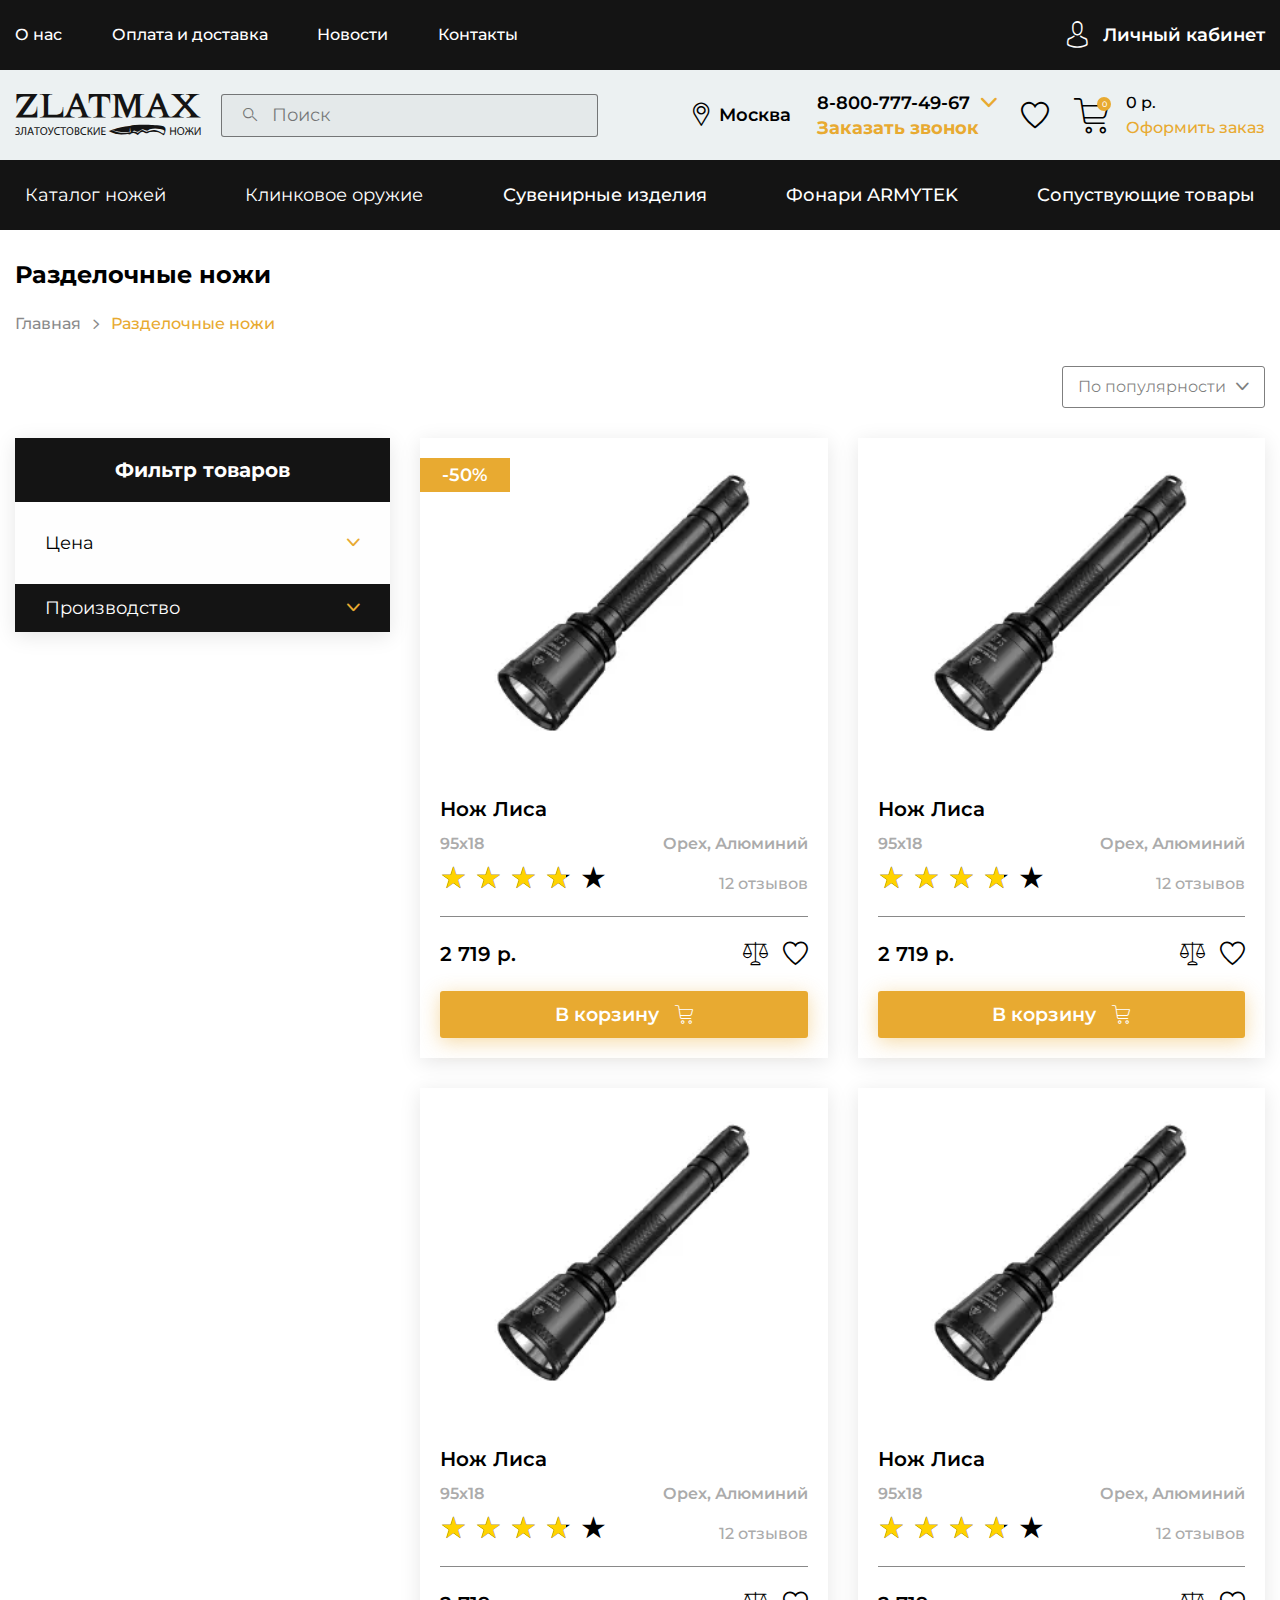
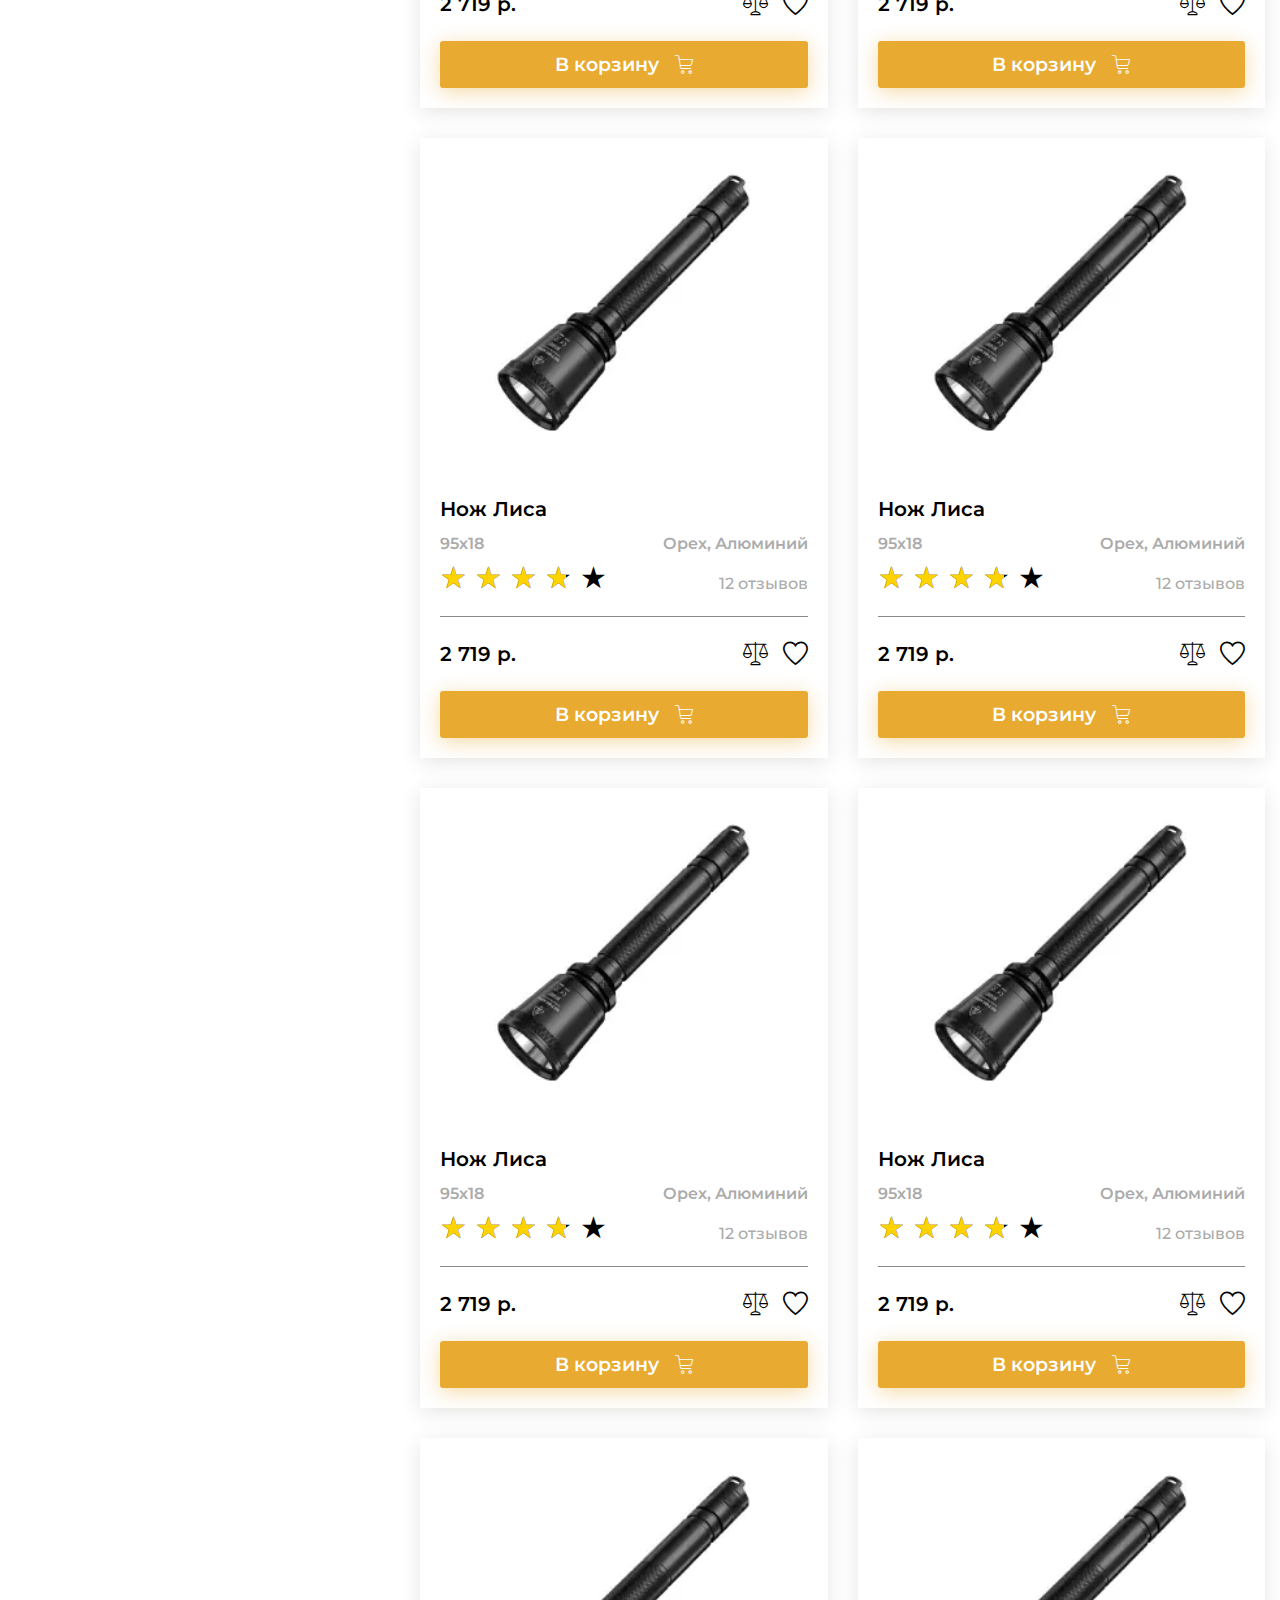
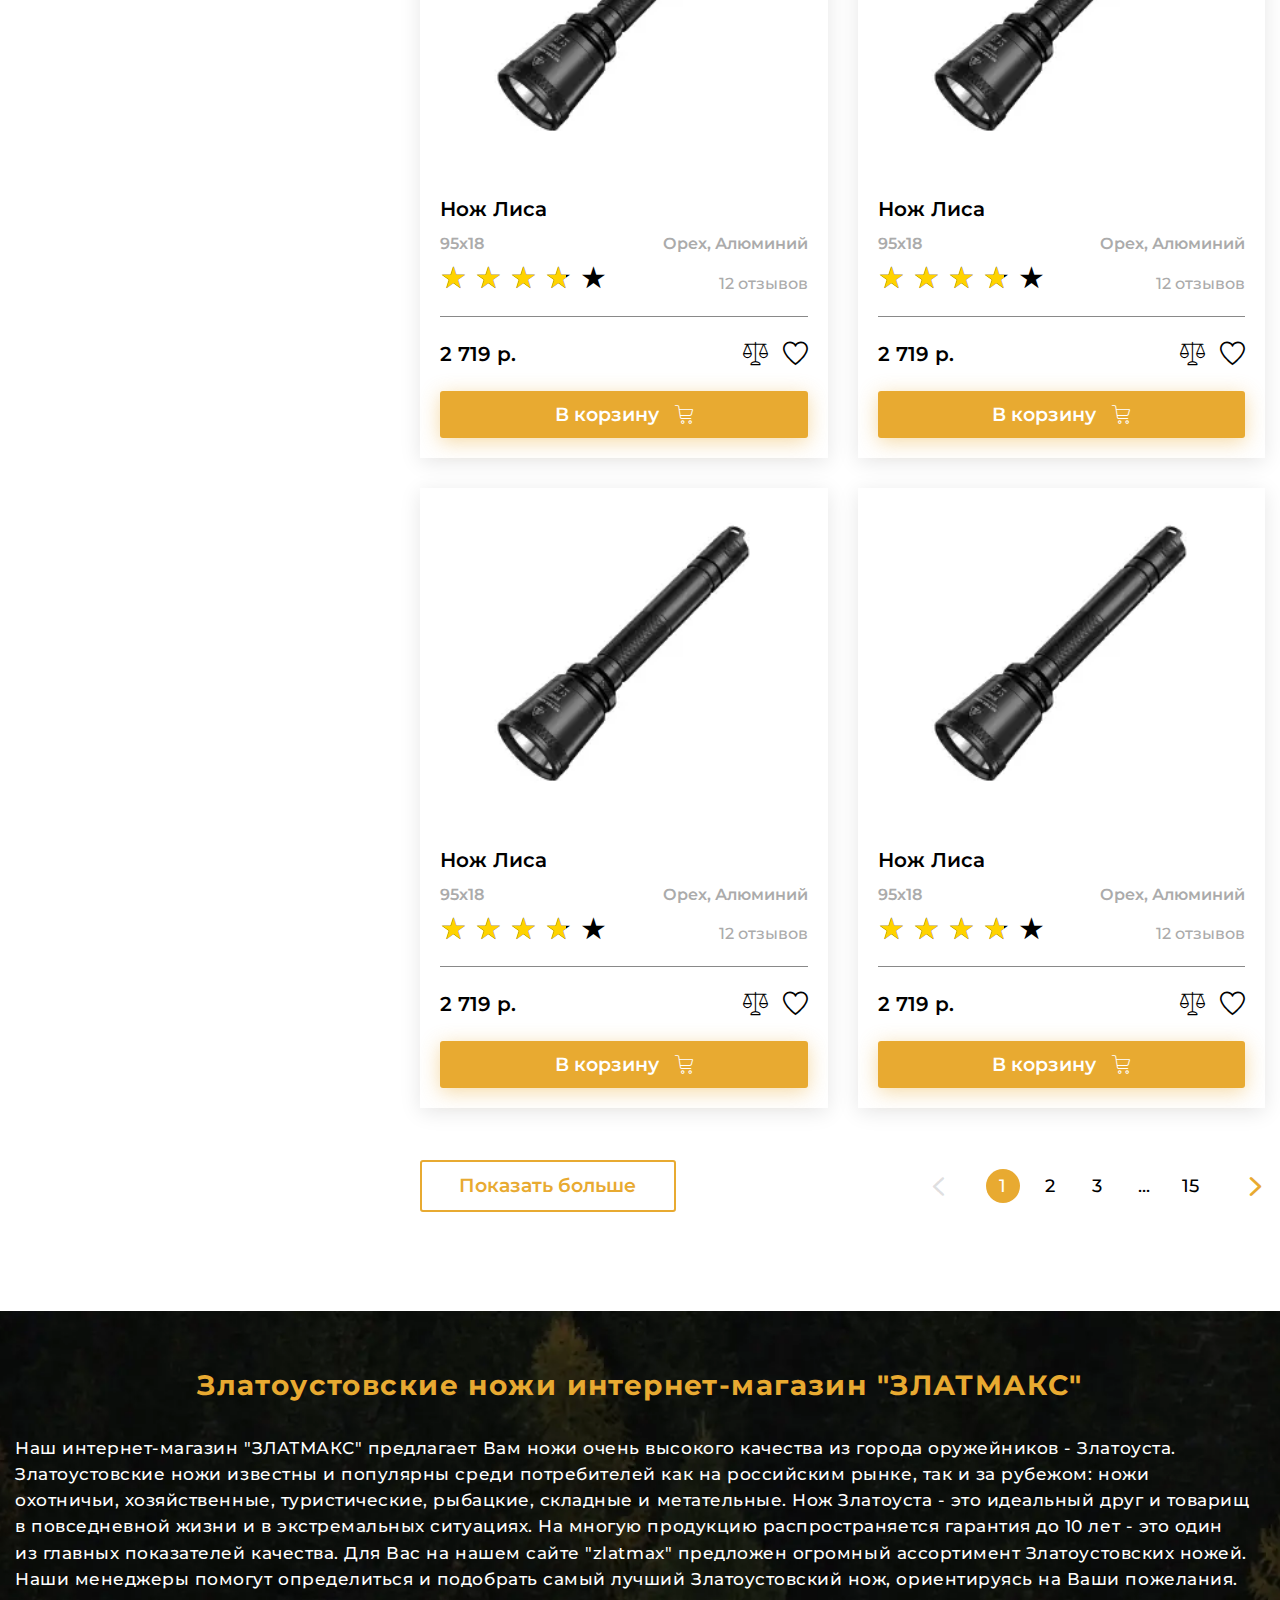
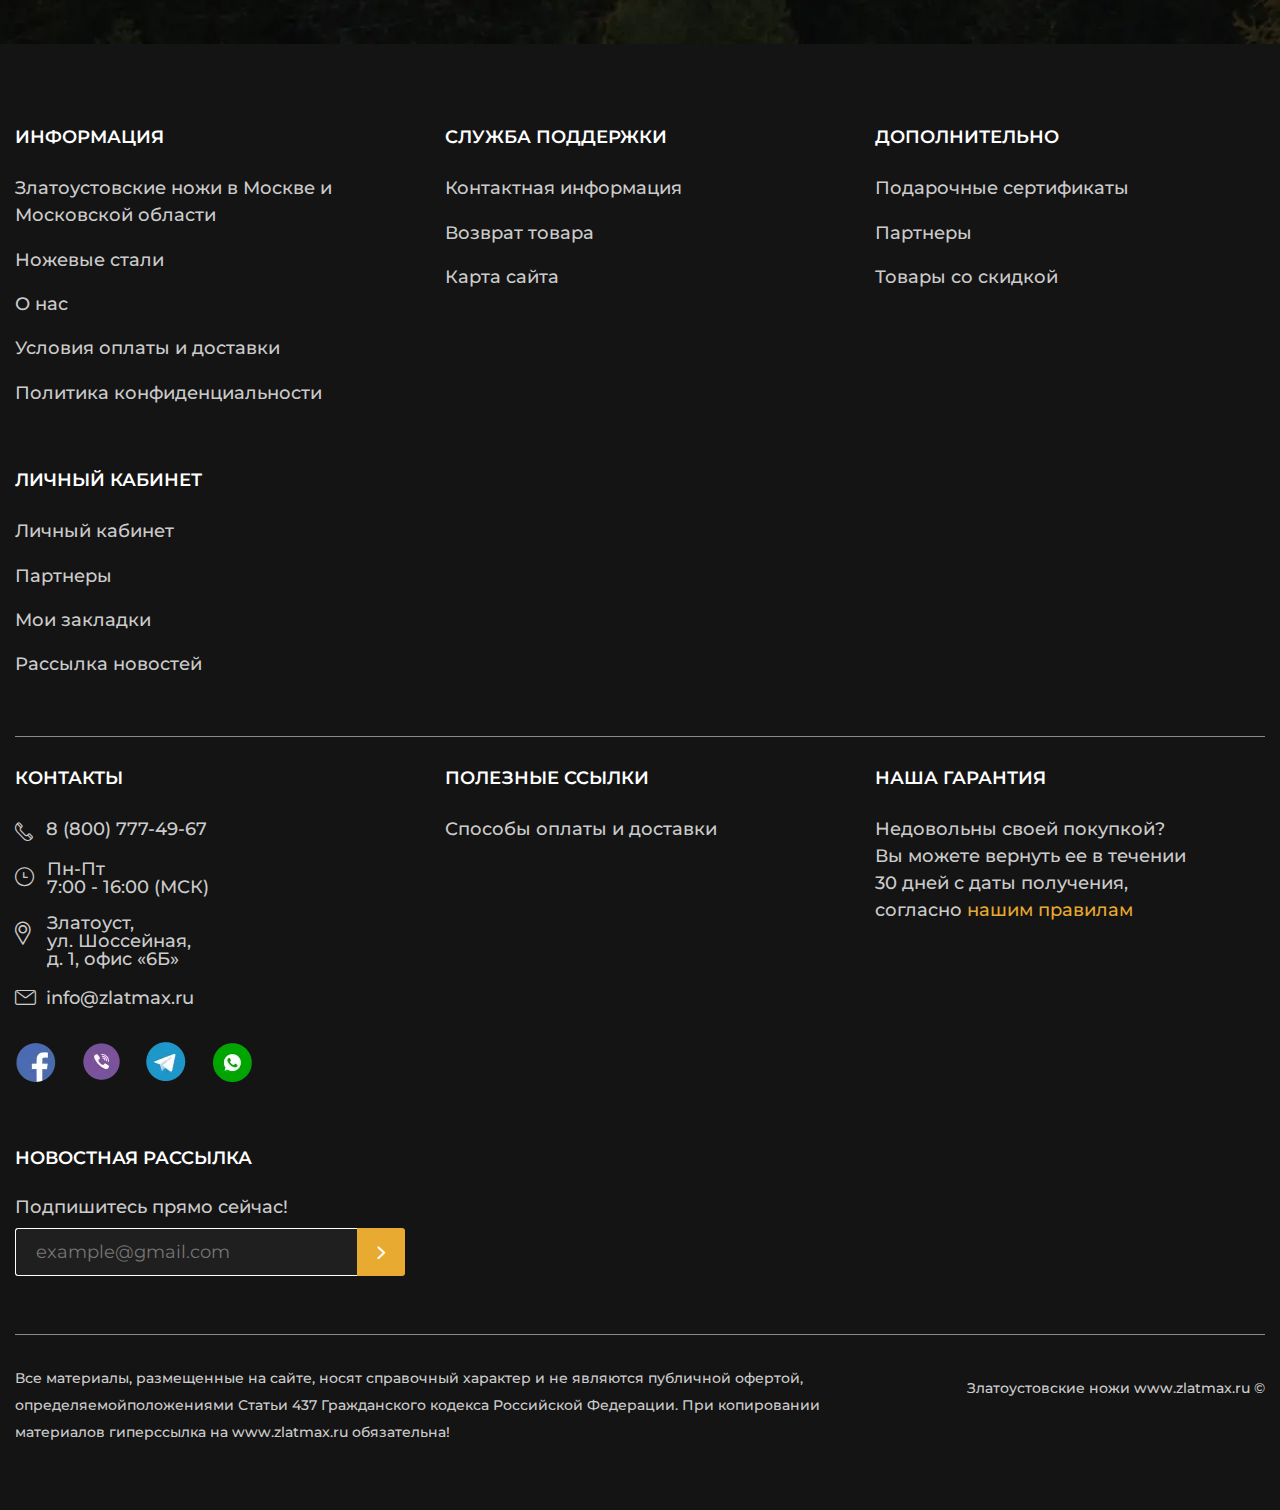
<file: catalog.html>
<!DOCTYPE html>
<html lang="ru">

<head>
	<title>Каталог</title>
	<meta charset="UTF-8">
	<meta name="format-detection" content="telephone=no">
	<!-- <style>body{opacity: 0;}</style> -->
	<link rel="stylesheet" href="css/style.min.css?_v=20230216102643">
	<link rel="shortcut icon" href="">
	<!-- <meta name="robots" content="noindex, nofollow"> -->
	<meta name="viewport" content="width=device-width, initial-scale=1.0">
</head>

<body>
	<div class="wrapper">
		<header class="header">
			<div class="header__top top-header">
				<div class="top-header__container">
					<nav class="top-header__menu menu-top-header">
						<ul data-da=".menu__body, 991.98" class="menu-top-header__list">
							<li class="menu-top-header__item menu-top-header__item_catalog">
								<a href="" class="menu-top-header__link menu-top-header__link_catalog _icon-arrow-bottom">Каталог товаров</a>
							</li>
							<li class="menu-top-header__item"><a href="" class="menu-top-header__link">О нас</a></li>
							<li class="menu-top-header__item"><a href="" class="menu-top-header__link">Оплата и доставка</a></li>
							<li class="menu-top-header__item"><a href="" class="menu-top-header__link">Новости</a></li>
							<li class="menu-top-header__item"><a href="" class="menu-top-header__link">Контакты</a></li>
						</ul>
					</nav>
					<a href="" class="top-header__user _icon-user"><span>Личный кабинет</span></a>
					<nav hidden class="menu">
						<button type="button" class="menu__icon icon-menu"><span></span></button>
						<div class="menu__body">
						</div>
					</nav>
				</div>
			</div>
			<div class="header__body body-header">
				<div class="body-header__container">
					<a href="index.html" class="body-header__logo"></a>
					<div data-da=".catalog-header__container, 479.98" class="body-header__search">
						<form action="#" class="search-header">
							<button type="submit" class="search-header__button _icon-search"></button>
							<input autocomplete="off" type="text" name="form[]" data-error="Ошибка" placeholder="Поиск" class="search-header__input">
						</form>
					</div>
					<div class="body-header__actions actions-header">
						<a href="" class="actions-header__location _icon-location"><span>Москва</span></a>
						<div data-da=".top-header__container, 991.98, first" class="actions-header__phones phones-header">
							<div data-spollers class="phones-header__items">
								<div class="phones-header__item">
									<a href="tel:88007774967" class="phones-header__phone"><span>8-800-777-49-67</span></a>
									<button type="button" data-spoller class="phones-header__arrow _icon-arrow-bottom"></button>
									<ul class="phones-header__list">
										<li><a href="tel:88007774968" class="phones-header__phone">8-800-777-49-68</a></li>
										<li><a href="tel:88007774969" class="phones-header__phone">8-800-777-49-69</a></li>
										<li><a href="tel:88007774970" class="phones-header__phone">8-800-777-49-70</a></li>
									</ul>
								</div>
							</div>
							<button type="submit" data-popup="#callback" class="phones-header__callback">Заказать звонок</button>
						</div>
						<a href="" data-da=".top-header__container, 991.98, 2" class="actions-header__favorite _icon-favorite"></a>
						<a href="" data-da=".top-header__container, 991.98, 2" class="actions-header__cart cart-header">
							<div class="cart-header__icon _icon-cart"><span>0</span></div>
							<div class="cart-header__body">
								<div class="cart-header__summ">0 р.</div>
								<div class="cart-header__link">Оформить заказ</div>
							</div>
						</a>
					</div>
				</div>
			</div>
			<div class="header__catalog catalog-header">
				<div class="catalog-header__container">
					<nav class="catalog-header__menu menu-catalog">
						<button type="button" class="menu-catalog__back _icon-back">Назад</button>
						<ul class="menu-catalog__list">
							<li class="menu-catalog__item"><button data-parent="1" class="menu-catalog__link">Каталог ножей</button></li>
							<li class="menu-catalog__item"><button data-parent="2" class="menu-catalog__link">Клинковое оружие</button></li>
							<li class="menu-catalog__item"><a href="" class="menu-catalog__link">Сувенирные изделия</a></li>
							<li class="menu-catalog__item"><a href="" class="menu-catalog__link">Фонари ARMYTEK</a></li>
							<li class="menu-catalog__item"><a href="" class="menu-catalog__link">Сопуствующие товары</a></li>
						</ul>
						<div class="menu-catalog__sub-menu sub-menu-catalog">
							<button type="button" class="sub-menu-catalog__back _icon-back">Назад</button>
							<div class="sub-menu-catalog__container">
								<div hidden data-submenu="1" class="sub-menu-catalog__block">
									<div class="sub-menu-catalog__category">
										<a href="" class="sub-menu-catalog__link-category">Категория ножей</a>
									</div>
									<div class="sub-menu-catalog__category">
										<a href="" class="sub-menu-catalog__link-category">Производство ножей</a>
									</div>
									<div class="sub-menu-catalog__category">
										<a href="" class="sub-menu-catalog__link-category">Ножи по маркам стали</a>
									</div>
									<div class="sub-menu-catalog__category">
										<a href="" class="sub-menu-catalog__link-category">Заточка и полировка ножей</a>
									</div>
									<div class="sub-menu-catalog__category">
										<a href="" class="sub-menu-catalog__link-category">Ножевая мастерская</a>
									</div>
									<ul class="sub-menu-catalog__list">
										<li class="sub-menu-catalog__item">
											<a href="catalog.html" target="_blank" class=" sub-menu-catalog__link">Разделочные ножи</a>
										</li>
										<li class="sub-menu-catalog__item"><a href="" class="sub-menu-catalog__link">Туристические ножи</a></li>
										<li class="sub-menu-catalog__item"><a href="" class="sub-menu-catalog__link">Ножи охотничьи</a></li>
										<li class="sub-menu-catalog__item"><a href="" class="sub-menu-catalog__link">Булатные ножи</a></li>
										<li class="sub-menu-catalog__item"><a href="" class="sub-menu-catalog__link">Ножи из дамаска</a></li>
										<li class="sub-menu-catalog__item"><a href="" class="sub-menu-catalog__link">Тактического назначения</a></li>
										<li class="sub-menu-catalog__item"><a href="" class="sub-menu-catalog__link">Метательные ножи</a></li>
										<li class="sub-menu-catalog__item"><a href="" class="sub-menu-catalog__link">Мачете и кукри</a></li>
										<li class="sub-menu-catalog__item"><a href="" class="sub-menu-catalog__link">Ножи кухонные</a></li>
									</ul>
									<ul class="sub-menu-catalog__list">
										<li class="sub-menu-catalog__item"><a href="" class="sub-menu-catalog__link">Ножи АИР</a></li>
										<li class="sub-menu-catalog__item"><a href="" class="sub-menu-catalog__link">Ножи ЗИК</a></li>
										<li class="sub-menu-catalog__item"><a href="" class="sub-menu-catalog__link">Ножи ЗЗОСС</a></li>
										<li class="sub-menu-catalog__item"><a href="" class="sub-menu-catalog__link">Ножи РОСоружие</a></li>
										<li class="sub-menu-catalog__item"><a href="" class="sub-menu-catalog__link">Ножи Оружейник</a></li>
										<li class="sub-menu-catalog__item"><a href="" class="sub-menu-catalog__link">Булат Сергея Баранова</a></li>
										<li class="sub-menu-catalog__item"><a href="" class="sub-menu-catalog__link">Булат Андрея Умерова</a></li>
										<li class="sub-menu-catalog__item"><a href="" class="sub-menu-catalog__link">Ножи Златко</a></li>
										<li class="sub-menu-catalog__item"><a href="" class="sub-menu-catalog__link">Ножи Стиль-М</a></li>
										<li class="sub-menu-catalog__item"><a href="" class="sub-menu-catalog__link">Оружейная компания</a></li>
									</ul>
									<ul class="sub-menu-catalog__list">
										<li class="sub-menu-catalog__item"><a href="" class="sub-menu-catalog__link">Ножи из стали 40х102С2М</a></li>
										<li class="sub-menu-catalog__item"><a href="" class="sub-menu-catalog__link">Ножи из стали 95х18</a></li>
										<li class="sub-menu-catalog__item"><a href="" class="sub-menu-catalog__link">Ножи из стали 100х13м</a></li>
										<li class="sub-menu-catalog__item"><a href="" class="sub-menu-catalog__link">Ножи из стали 110х18м-ШД</a></li>
										<li class="sub-menu-catalog__item"><a href="" class="sub-menu-catalog__link">Ножи из стали ЭИ-107 ТЦ</a></li>
										<li class="sub-menu-catalog__item"><a href="" class="sub-menu-catalog__link">Ножи из стали 50х14МФ</a></li>
										<li class="sub-menu-catalog__item"><a href="" class="sub-menu-catalog__link">Ножи из стали AUS-8</a></li>
										<li class="sub-menu-catalog__item"><a href="" class="sub-menu-catalog__link">Ножи из стали К340</a></li>
										<li class="sub-menu-catalog__item"><a href="" class="sub-menu-catalog__link">Ножи из стали M390</a></li>
										<li class="sub-menu-catalog__item"><a href="" class="sub-menu-catalog__link">Ножи из стали ЭП-766</a></li>
									</ul>
									<ul class="sub-menu-catalog__list">
										<li class="sub-menu-catalog__item"><a href="" class="sub-menu-catalog__link">Паста ГОИ</a></li>
										<li class="sub-menu-catalog__item"><a href="" class="sub-menu-catalog__link">Алмазная паста</a></li>
										<li class="sub-menu-catalog__item"><a href="" class="sub-menu-catalog__link">Бруски и камни для заточки</a></li>
										<li class="sub-menu-catalog__item"><a href="" class="sub-menu-catalog__link">Заточные системы</a></li>
									</ul>
									<ul class="sub-menu-catalog__list">
										<li class="sub-menu-catalog__item"><a href="" class="sub-menu-catalog__link">Ножевые клинки</a></li>
										<li class="sub-menu-catalog__item"><a href="" class="sub-menu-catalog__link">Заготовки для ножей</a></li>
										<li class="sub-menu-catalog__item"><a href="" class="sub-menu-catalog__link">Литье для ножей</a></li>
										<li class="sub-menu-catalog__item"><a href="" class="sub-menu-catalog__link">Материалы для рукоятей</a></li>
										<li class="sub-menu-catalog__item"><a href="" class="sub-menu-catalog__link">Уход за рукоятиями ножей</a></li>
									</ul>
									<div class="sub-menu-catalog__footer">
										<a href="" class="sub-menu-catalog__all">Смотреть все</a>
									</div>
									<div class="sub-menu-catalog__footer">
										<a href="" class="sub-menu-catalog__all">Смотреть все</a>
									</div>
									<div class="sub-menu-catalog__footer">
										<a href="" class="sub-menu-catalog__all">Смотреть все</a>
									</div>
									<div class="sub-menu-catalog__footer">
										<a href="" class="sub-menu-catalog__all">Смотреть все</a>
									</div>
									<div class="sub-menu-catalog__footer">
										<a href="" class="sub-menu-catalog__all">Смотреть все</a>
									</div>
								</div>
								<div hidden data-submenu="2" class="sub-menu-catalog__block">
									<div class="sub-menu-catalog__category">
										<a href="" class="sub-menu-catalog__link-category">Категория ножей</a>
									</div>
									<div class="sub-menu-catalog__category">
										<a href="" class="sub-menu-catalog__link-category">Производство ножей</a>
									</div>
									<ul class="sub-menu-catalog__list">
										<li class="sub-menu-catalog__item"><a href="" class="sub-menu-catalog__link">Разделочные ножи</a></li>
										<li class="sub-menu-catalog__item"><a href="" class="sub-menu-catalog__link">Туристические ножи</a></li>
										<li class="sub-menu-catalog__item"><a href="" class="sub-menu-catalog__link">Ножи охотничьи</a></li>
										<li class="sub-menu-catalog__item"><a href="" class="sub-menu-catalog__link">Булатные ножи</a></li>
										<li class="sub-menu-catalog__item"><a href="" class="sub-menu-catalog__link">Ножи из дамаска</a></li>
										<li class="sub-menu-catalog__item"><a href="" class="sub-menu-catalog__link">Тактического назначения</a></li>
										<li class="sub-menu-catalog__item"><a href="" class="sub-menu-catalog__link">Метательные ножи</a></li>
										<li class="sub-menu-catalog__item"><a href="" class="sub-menu-catalog__link">Мачете и кукри</a></li>
										<li class="sub-menu-catalog__item"><a href="" class="sub-menu-catalog__link">Ножи кухонные</a></li>
									</ul>
									<ul class="sub-menu-catalog__list">
										<li class="sub-menu-catalog__item"><a href="" class="sub-menu-catalog__link">Ножи АИР</a></li>
										<li class="sub-menu-catalog__item"><a href="" class="sub-menu-catalog__link">Ножи ЗИК</a></li>
										<li class="sub-menu-catalog__item"><a href="" class="sub-menu-catalog__link">Ножи ЗЗОСС</a></li>
										<li class="sub-menu-catalog__item"><a href="" class="sub-menu-catalog__link">Ножи РОСоружие</a></li>
										<li class="sub-menu-catalog__item"><a href="" class="sub-menu-catalog__link">Ножи Оружейник</a></li>
										<li class="sub-menu-catalog__item"><a href="" class="sub-menu-catalog__link">Булат Сергея Баранова</a></li>
										<li class="sub-menu-catalog__item"><a href="" class="sub-menu-catalog__link">Булат Андрея Умерова</a></li>
										<li class="sub-menu-catalog__item"><a href="" class="sub-menu-catalog__link">Ножи Златко</a></li>
										<li class="sub-menu-catalog__item"><a href="" class="sub-menu-catalog__link">Ножи Стиль-М</a></li>
										<li class="sub-menu-catalog__item"><a href="" class="sub-menu-catalog__link">Оружейная компания</a></li>
									</ul>
									<div class="sub-menu-catalog__footer">
										<a href="" class="sub-menu-catalog__all">Смотреть все</a>
									</div>
									<div class="sub-menu-catalog__footer">
										<a href="" class="sub-menu-catalog__all">Смотреть все</a>
									</div>
								</div>
							</div>
						</div>
					</nav>
				</div>
			</div>
		</header>
		<main class="page page_inner">
			<div class="page__header">
				<div class="page__container">
					<h1 class="page__title title">Разделочные ножи</h1>
					<nav class="page__breadcrumbs breadcrumbs">
						<ul class="breadcrumbs__list">
							<li class="breadcrumbs__item">
								<a href="" class="breadcrumbs__link">Главная</a>
							</li>
							<li class="breadcrumbs__item">
								<span class="breadcrumbs__current">Разделочные ножи</span>
							</li>
						</ul>
					</nav>
				</div>
			</div>
			<div class=" page__catalog catalog">
				<div class="catalog__container">
					<div class="catalog__control">
						<select name="form[]" class="control">
							<option value="1" selected>По популярности</option>
							<option value="2">По популярности</option>
							<option value="3">По популярности</option>
							<option value="4">По популярности</option>
						</select>
					</div>
					<div data-spollers="992" class="catalog__body">
						<div class="catalog__filter filter-catalog">
							<button data-spoller="992" type="button" class="filter-catalog__title">Фильтр товаров</button>
							<div data-spollers class="filter-catalog__items">
								<div class="filter-catalog__price price-filter">
									<button type="button" data-spoller class="price-filter__title _icon-arrow-bottom">Цена</button>
									<div data-range class="price-filter__body">
										<div class="price-filter__inputs">
											<input data-range-from="0" autocomplete="off" type="text" value="500" name="form[]" class="price-filter__input">
											<input data-range-to="5000" autocomplete="off" type="text" value="1000" name="form[]" class="price-filter__input">
										</div>
										<div data-range-item class="price-filter__range"></div>
									</div>
								</div>
								<div class="filter-catalog__item item-filter-catalog">
									<button type="button" data-spoller class="item-filter-catalog__title _icon-arrow-bottom">Производство</button>
									<div class="item-filter-catalog__body">
										<div class="item-filter-catalog__checkbox checkbox">
											<input id="c_1" data-error="Ошибка" class="checkbox__input" type="checkbox" value="1" name="form[]">
											<label for="c_1" class="checkbox__label">
												<span class="checkbox__text">АиР<small>(250)</small></span>
											</label>
										</div>
										<div class="item-filter-catalog__checkbox checkbox">
											<input id="c_2" data-error="Ошибка" class="checkbox__input" type="checkbox" value="1" name="form[]">
											<label for="c_2" class="checkbox__label">
												<span class="checkbox__text">Булат Сергея Баранова<small>(25)</small></span>
											</label>
										</div>
										<div class="item-filter-catalog__checkbox checkbox">
											<input id="c_3" data-error="Ошибка" class="checkbox__input" type="checkbox" value="1" name="form[]">
											<label for="c_3" class="checkbox__label">
												<span class="checkbox__text">Булат Умерова<small>(265)</small></span>
											</label>
										</div>
										<div class="item-filter-catalog__checkbox checkbox">
											<input id="c_4" data-error="Ошибка" class="checkbox__input" type="checkbox" value="1" name="form[]">
											<label for="c_4" class="checkbox__label">
												<span class="checkbox__text">ЗЗОСС<small>((18))</small></span>
											</label>
										</div>
									</div>
								</div>
							</div>
						</div>
						<div class="catalog__content">
							<div class="catalog__products">
								<article class="product-card">
									<div class="product-card__sale">-50%</div>
									<a href="" class="product-card__image">
										<span class="product-card__item-image-ibg product-card__item-image-ibg_contain">
											<picture><source srcset="img/product-card/image-02.webp" type="image/webp"><img src="img/product-card/image-02.jpg" alt="image"></picture>
										</span>
									</a>
									<div class="product-card__body">
										<h4 class="product-card__title">
											<a href="product.html" class="product-card__link-title">Нож Лиса</a>
										</h4>
										<div class="product-card__info info-product-card">
											<div class="info-product-card__size">95х18</div>
											<div class="info-product-card__materials">Орех, Алюминий</div>
										</div>
										<div class="product-card__rating rating rating_set">
											<div class="rating__body">
												<div class="rating__active"></div>
												<div class="rating__items">
													<input type="radio" class="rating__item" value="1" name="rating">
													<input type="radio" class="rating__item" value="2" name="rating">
													<input type="radio" class="rating__item" value="3" name="rating">
													<input type="radio" class="rating__item" value="4" name="rating">
													<input type="radio" class="rating__item" value="5" name="rating">
												</div>
											</div>
											<div class="rating__value">3.6</div>
											<div class="rating__info">12 отзывов</div>
										</div>
										<div class="product-card__footer">
											<div class="product-card__price">2 719 р.</div>
											<a href="" class="product-card__compare _icon-compare"></a>
											<a href="" class="product-card__favorite _icon-favorite"></a>
										</div>
										<button type="button" class="product-card__cart button">
											<span class="_icon-cart">В корзину</span>
										</button>
									</div>
								</article>
								<article class="product-card">
									<a href="" class="product-card__image">
										<span class="product-card__item-image-ibg product-card__item-image-ibg_contain">
											<picture><source srcset="img/product-card/image-02.webp" type="image/webp"><img src="img/product-card/image-02.jpg" alt="image"></picture>
										</span>
									</a>
									<div class="product-card__body">
										<h4 class="product-card__title">
											<a href="" class="product-card__link-title">Нож Лиса</a>
										</h4>
										<div class="product-card__info info-product-card">
											<div class="info-product-card__size">95х18</div>
											<div class="info-product-card__materials">Орех, Алюминий</div>
										</div>
										<div class="product-card__rating rating rating_set">
											<div class="rating__body">
												<div class="rating__active"></div>
												<div class="rating__items">
													<input type="radio" class="rating__item" value="1" name="rating">
													<input type="radio" class="rating__item" value="2" name="rating">
													<input type="radio" class="rating__item" value="3" name="rating">
													<input type="radio" class="rating__item" value="4" name="rating">
													<input type="radio" class="rating__item" value="5" name="rating">
												</div>
											</div>
											<div class="rating__value">3.6</div>
											<div class="rating__info">12 отзывов</div>
										</div>
										<div class="product-card__footer">
											<div class="product-card__price">2 719 р.</div>
											<a href="" class="product-card__compare _icon-compare"></a>
											<a href="" class="product-card__favorite _icon-favorite"></a>
										</div>
										<button type="button" class="product-card__cart button">
											<span class="_icon-cart">В корзину</span>
										</button>
									</div>
								</article>
								<article class="product-card">
									<a href="" class="product-card__image">
										<span class="product-card__item-image-ibg product-card__item-image-ibg_contain">
											<picture><source srcset="img/product-card/image-02.webp" type="image/webp"><img src="img/product-card/image-02.jpg" alt="image"></picture>
										</span>
									</a>
									<div class="product-card__body">
										<h4 class="product-card__title">
											<a href="" class="product-card__link-title">Нож Лиса</a>
										</h4>
										<div class="product-card__info info-product-card">
											<div class="info-product-card__size">95х18</div>
											<div class="info-product-card__materials">Орех, Алюминий</div>
										</div>
										<div class="product-card__rating rating rating_set">
											<div class="rating__body">
												<div class="rating__active"></div>
												<div class="rating__items">
													<input type="radio" class="rating__item" value="1" name="rating">
													<input type="radio" class="rating__item" value="2" name="rating">
													<input type="radio" class="rating__item" value="3" name="rating">
													<input type="radio" class="rating__item" value="4" name="rating">
													<input type="radio" class="rating__item" value="5" name="rating">
												</div>
											</div>
											<div class="rating__value">3.6</div>
											<div class="rating__info">12 отзывов</div>
										</div>
										<div class="product-card__footer">
											<div class="product-card__price">2 719 р.</div>
											<a href="" class="product-card__compare _icon-compare"></a>
											<a href="" class="product-card__favorite _icon-favorite"></a>
										</div>
										<button type="button" class="product-card__cart button">
											<span class="_icon-cart">В корзину</span>
										</button>
									</div>
								</article>
								<article class="product-card">
									<a href="" class="product-card__image">
										<span class="product-card__item-image-ibg product-card__item-image-ibg_contain">
											<picture><source srcset="img/product-card/image-02.webp" type="image/webp"><img src="img/product-card/image-02.jpg" alt="image"></picture>
										</span>
									</a>
									<div class="product-card__body">
										<h4 class="product-card__title">
											<a href="" class="product-card__link-title">Нож Лиса</a>
										</h4>
										<div class="product-card__info info-product-card">
											<div class="info-product-card__size">95х18</div>
											<div class="info-product-card__materials">Орех, Алюминий</div>
										</div>
										<div class="product-card__rating rating rating_set">
											<div class="rating__body">
												<div class="rating__active"></div>
												<div class="rating__items">
													<input type="radio" class="rating__item" value="1" name="rating">
													<input type="radio" class="rating__item" value="2" name="rating">
													<input type="radio" class="rating__item" value="3" name="rating">
													<input type="radio" class="rating__item" value="4" name="rating">
													<input type="radio" class="rating__item" value="5" name="rating">
												</div>
											</div>
											<div class="rating__value">3.6</div>
											<div class="rating__info">12 отзывов</div>
										</div>
										<div class="product-card__footer">
											<div class="product-card__price">2 719 р.</div>
											<a href="" class="product-card__compare _icon-compare"></a>
											<a href="" class="product-card__favorite _icon-favorite"></a>
										</div>
										<button type="button" class="product-card__cart button">
											<span class="_icon-cart">В корзину</span>
										</button>
									</div>
								</article>
								<article class="product-card">
									<a href="" class="product-card__image">
										<span class="product-card__item-image-ibg product-card__item-image-ibg_contain">
											<picture><source srcset="img/product-card/image-02.webp" type="image/webp"><img src="img/product-card/image-02.jpg" alt="image"></picture>
										</span>
									</a>
									<div class="product-card__body">
										<h4 class="product-card__title">
											<a href="" class="product-card__link-title">Нож Лиса</a>
										</h4>
										<div class="product-card__info info-product-card">
											<div class="info-product-card__size">95х18</div>
											<div class="info-product-card__materials">Орех, Алюминий</div>
										</div>
										<div class="product-card__rating rating rating_set">
											<div class="rating__body">
												<div class="rating__active"></div>
												<div class="rating__items">
													<input type="radio" class="rating__item" value="1" name="rating">
													<input type="radio" class="rating__item" value="2" name="rating">
													<input type="radio" class="rating__item" value="3" name="rating">
													<input type="radio" class="rating__item" value="4" name="rating">
													<input type="radio" class="rating__item" value="5" name="rating">
												</div>
											</div>
											<div class="rating__value">3.6</div>
											<div class="rating__info">12 отзывов</div>
										</div>
										<div class="product-card__footer">
											<div class="product-card__price">2 719 р.</div>
											<a href="" class="product-card__compare _icon-compare"></a>
											<a href="" class="product-card__favorite _icon-favorite"></a>
										</div>
										<button type="button" class="product-card__cart button">
											<span class="_icon-cart">В корзину</span>
										</button>
									</div>
								</article>
								<article class="product-card">
									<a href="" class="product-card__image">
										<span class="product-card__item-image-ibg product-card__item-image-ibg_contain">
											<picture><source srcset="img/product-card/image-02.webp" type="image/webp"><img src="img/product-card/image-02.jpg" alt="image"></picture>
										</span>
									</a>
									<div class="product-card__body">
										<h4 class="product-card__title">
											<a href="" class="product-card__link-title">Нож Лиса</a>
										</h4>
										<div class="product-card__info info-product-card">
											<div class="info-product-card__size">95х18</div>
											<div class="info-product-card__materials">Орех, Алюминий</div>
										</div>
										<div class="product-card__rating rating rating_set">
											<div class="rating__body">
												<div class="rating__active"></div>
												<div class="rating__items">
													<input type="radio" class="rating__item" value="1" name="rating">
													<input type="radio" class="rating__item" value="2" name="rating">
													<input type="radio" class="rating__item" value="3" name="rating">
													<input type="radio" class="rating__item" value="4" name="rating">
													<input type="radio" class="rating__item" value="5" name="rating">
												</div>
											</div>
											<div class="rating__value">3.6</div>
											<div class="rating__info">12 отзывов</div>
										</div>
										<div class="product-card__footer">
											<div class="product-card__price">2 719 р.</div>
											<a href="" class="product-card__compare _icon-compare"></a>
											<a href="" class="product-card__favorite _icon-favorite"></a>
										</div>
										<button type="button" class="product-card__cart button">
											<span class="_icon-cart">В корзину</span>
										</button>
									</div>
								</article>
								<article class="product-card">
									<a href="" class="product-card__image">
										<span class="product-card__item-image-ibg product-card__item-image-ibg_contain">
											<picture><source srcset="img/product-card/image-02.webp" type="image/webp"><img src="img/product-card/image-02.jpg" alt="image"></picture>
										</span>
									</a>
									<div class="product-card__body">
										<h4 class="product-card__title">
											<a href="" class="product-card__link-title">Нож Лиса</a>
										</h4>
										<div class="product-card__info info-product-card">
											<div class="info-product-card__size">95х18</div>
											<div class="info-product-card__materials">Орех, Алюминий</div>
										</div>
										<div class="product-card__rating rating rating_set">
											<div class="rating__body">
												<div class="rating__active"></div>
												<div class="rating__items">
													<input type="radio" class="rating__item" value="1" name="rating">
													<input type="radio" class="rating__item" value="2" name="rating">
													<input type="radio" class="rating__item" value="3" name="rating">
													<input type="radio" class="rating__item" value="4" name="rating">
													<input type="radio" class="rating__item" value="5" name="rating">
												</div>
											</div>
											<div class="rating__value">3.6</div>
											<div class="rating__info">12 отзывов</div>
										</div>
										<div class="product-card__footer">
											<div class="product-card__price">2 719 р.</div>
											<a href="" class="product-card__compare _icon-compare"></a>
											<a href="" class="product-card__favorite _icon-favorite"></a>
										</div>
										<button type="button" class="product-card__cart button">
											<span class="_icon-cart">В корзину</span>
										</button>
									</div>
								</article>
								<article class="product-card">
									<a href="" class="product-card__image">
										<span class="product-card__item-image-ibg product-card__item-image-ibg_contain">
											<picture><source srcset="img/product-card/image-02.webp" type="image/webp"><img src="img/product-card/image-02.jpg" alt="image"></picture>
										</span>
									</a>
									<div class="product-card__body">
										<h4 class="product-card__title">
											<a href="" class="product-card__link-title">Нож Лиса</a>
										</h4>
										<div class="product-card__info info-product-card">
											<div class="info-product-card__size">95х18</div>
											<div class="info-product-card__materials">Орех, Алюминий</div>
										</div>
										<div class="product-card__rating rating rating_set">
											<div class="rating__body">
												<div class="rating__active"></div>
												<div class="rating__items">
													<input type="radio" class="rating__item" value="1" name="rating">
													<input type="radio" class="rating__item" value="2" name="rating">
													<input type="radio" class="rating__item" value="3" name="rating">
													<input type="radio" class="rating__item" value="4" name="rating">
													<input type="radio" class="rating__item" value="5" name="rating">
												</div>
											</div>
											<div class="rating__value">3.6</div>
											<div class="rating__info">12 отзывов</div>
										</div>
										<div class="product-card__footer">
											<div class="product-card__price">2 719 р.</div>
											<a href="" class="product-card__compare _icon-compare"></a>
											<a href="" class="product-card__favorite _icon-favorite"></a>
										</div>
										<button type="button" class="product-card__cart button">
											<span class="_icon-cart">В корзину</span>
										</button>
									</div>
								</article>
								<article class="product-card">
									<a href="" class="product-card__image">
										<span class="product-card__item-image-ibg product-card__item-image-ibg_contain">
											<picture><source srcset="img/product-card/image-02.webp" type="image/webp"><img src="img/product-card/image-02.jpg" alt="image"></picture>
										</span>
									</a>
									<div class="product-card__body">
										<h4 class="product-card__title">
											<a href="" class="product-card__link-title">Нож Лиса</a>
										</h4>
										<div class="product-card__info info-product-card">
											<div class="info-product-card__size">95х18</div>
											<div class="info-product-card__materials">Орех, Алюминий</div>
										</div>
										<div class="product-card__rating rating rating_set">
											<div class="rating__body">
												<div class="rating__active"></div>
												<div class="rating__items">
													<input type="radio" class="rating__item" value="1" name="rating">
													<input type="radio" class="rating__item" value="2" name="rating">
													<input type="radio" class="rating__item" value="3" name="rating">
													<input type="radio" class="rating__item" value="4" name="rating">
													<input type="radio" class="rating__item" value="5" name="rating">
												</div>
											</div>
											<div class="rating__value">3.6</div>
											<div class="rating__info">12 отзывов</div>
										</div>
										<div class="product-card__footer">
											<div class="product-card__price">2 719 р.</div>
											<a href="" class="product-card__compare _icon-compare"></a>
											<a href="" class="product-card__favorite _icon-favorite"></a>
										</div>
										<button type="button" class="product-card__cart button">
											<span class="_icon-cart">В корзину</span>
										</button>
									</div>
								</article>
								<article class="product-card">
									<a href="" class="product-card__image">
										<span class="product-card__item-image-ibg product-card__item-image-ibg_contain">
											<picture><source srcset="img/product-card/image-02.webp" type="image/webp"><img src="img/product-card/image-02.jpg" alt="image"></picture>
										</span>
									</a>
									<div class="product-card__body">
										<h4 class="product-card__title">
											<a href="" class="product-card__link-title">Нож Лиса</a>
										</h4>
										<div class="product-card__info info-product-card">
											<div class="info-product-card__size">95х18</div>
											<div class="info-product-card__materials">Орех, Алюминий</div>
										</div>
										<div class="product-card__rating rating rating_set">
											<div class="rating__body">
												<div class="rating__active"></div>
												<div class="rating__items">
													<input type="radio" class="rating__item" value="1" name="rating">
													<input type="radio" class="rating__item" value="2" name="rating">
													<input type="radio" class="rating__item" value="3" name="rating">
													<input type="radio" class="rating__item" value="4" name="rating">
													<input type="radio" class="rating__item" value="5" name="rating">
												</div>
											</div>
											<div class="rating__value">3.6</div>
											<div class="rating__info">12 отзывов</div>
										</div>
										<div class="product-card__footer">
											<div class="product-card__price">2 719 р.</div>
											<a href="" class="product-card__compare _icon-compare"></a>
											<a href="" class="product-card__favorite _icon-favorite"></a>
										</div>
										<button type="button" class="product-card__cart button">
											<span class="_icon-cart">В корзину</span>
										</button>
									</div>
								</article>
								<article class="product-card">
									<a href="" class="product-card__image">
										<span class="product-card__item-image-ibg product-card__item-image-ibg_contain">
											<picture><source srcset="img/product-card/image-02.webp" type="image/webp"><img src="img/product-card/image-02.jpg" alt="image"></picture>
										</span>
									</a>
									<div class="product-card__body">
										<h4 class="product-card__title">
											<a href="" class="product-card__link-title">Нож Лиса</a>
										</h4>
										<div class="product-card__info info-product-card">
											<div class="info-product-card__size">95х18</div>
											<div class="info-product-card__materials">Орех, Алюминий</div>
										</div>
										<div class="product-card__rating rating rating_set">
											<div class="rating__body">
												<div class="rating__active"></div>
												<div class="rating__items">
													<input type="radio" class="rating__item" value="1" name="rating">
													<input type="radio" class="rating__item" value="2" name="rating">
													<input type="radio" class="rating__item" value="3" name="rating">
													<input type="radio" class="rating__item" value="4" name="rating">
													<input type="radio" class="rating__item" value="5" name="rating">
												</div>
											</div>
											<div class="rating__value">3.6</div>
											<div class="rating__info">12 отзывов</div>
										</div>
										<div class="product-card__footer">
											<div class="product-card__price">2 719 р.</div>
											<a href="" class="product-card__compare _icon-compare"></a>
											<a href="" class="product-card__favorite _icon-favorite"></a>
										</div>
										<button type="button" class="product-card__cart button">
											<span class="_icon-cart">В корзину</span>
										</button>
									</div>
								</article>
								<article class="product-card">
									<a href="" class="product-card__image">
										<span class="product-card__item-image-ibg product-card__item-image-ibg_contain">
											<picture><source srcset="img/product-card/image-02.webp" type="image/webp"><img src="img/product-card/image-02.jpg" alt="image"></picture>
										</span>
									</a>
									<div class="product-card__body">
										<h4 class="product-card__title">
											<a href="" class="product-card__link-title">Нож Лиса</a>
										</h4>
										<div class="product-card__info info-product-card">
											<div class="info-product-card__size">95х18</div>
											<div class="info-product-card__materials">Орех, Алюминий</div>
										</div>
										<div class="product-card__rating rating rating_set">
											<div class="rating__body">
												<div class="rating__active"></div>
												<div class="rating__items">
													<input type="radio" class="rating__item" value="1" name="rating">
													<input type="radio" class="rating__item" value="2" name="rating">
													<input type="radio" class="rating__item" value="3" name="rating">
													<input type="radio" class="rating__item" value="4" name="rating">
													<input type="radio" class="rating__item" value="5" name="rating">
												</div>
											</div>
											<div class="rating__value">3.6</div>
											<div class="rating__info">12 отзывов</div>
										</div>
										<div class="product-card__footer">
											<div class="product-card__price">2 719 р.</div>
											<a href="" class="product-card__compare _icon-compare"></a>
											<a href="" class="product-card__favorite _icon-favorite"></a>
										</div>
										<button type="button" class="product-card__cart button">
											<span class="_icon-cart">В корзину</span>
										</button>
									</div>
								</article>
							</div>
							<div class="catalog__footer">
								<a href="" class="catalog__more button">Показать больше</a>
								<div class="catalog__pagging pagging">
									<button disabled type="button" class="pagging__arrow pagging__arrow_left _icon-arrow-bottom"></button>
									<ul class="pagging__list">
										<li class="pagging__item">
											<a href="" class="pagging__link _active">1</a>
											<a href="" class="pagging__link">2</a>
											<a href="" class="pagging__link">3</a>
											<a href="" class="pagging__link">...</a>
											<a href="" class="pagging__link">15</a>
										</li>
									</ul>
									<button type="button" class="pagging__arrow pagging__arrow_right _icon-arrow-bottom"></button>
								</div>
							</div>
						</div>
					</div>
				</div>
			</div>
		</main>
		<section class="footer__text text-footer">
			<div class="text-footer__container">
				<h1 class="text-footer__title">Златоустовские ножи интернет-магазин "ЗЛАТМАКС"</h1>
				<div class="text-footer__text">
					Наш интернет-магазин "ЗЛАТМАКС" предлагает Вам ножи очень высокого качества из города оружейников - Златоуста. Златоустовские
					ножи известны и популярны среди потребителей как на российским рынке, так и за рубежом: ножи охотничьи, хозяйственные,
					туристические, рыбацкие, складные и метательные. Нож Златоуста - это идеальный друг и товарищ в повседневной жизни и в
					экстремальных ситуациях. На многую продукцию распространяется гарантия до 10 лет - это один из главных показателей качества. Для
					Вас на нашем сайте "zlatmax" предложен огромный ассортимент Златоустовских ножей. Наши менеджеры помогут определиться и
					подобрать самый лучший Златоустовский нож, ориентируясь на Ваши пожелания.
				</div>
			</div>
		</section>
		<footer class="footer">
			<div class="footer__container">
				<div class="footer__body body-footer">
					<div class="body-footer__row">
						<div class="body-footer__item item-footer">
							<div data-spollers="767.98" class="item-footer__spoller spoller-item-footer">
								<div class="spoller-item-footer__item">
									<button type="button" data-spoller class="spoller-item-footer__title">ИНФОРМАЦИЯ</button>
									<div class="spoller-item-footer__body">
										<nav class="menu-footer">
											<ul class="menu-footer__list">
												<li class="menu-footer__item">
													<a href="" class="menu-footer__link">
														Златоустовские ножи в Москве и Московской
														области
													</a>
												</li>
												<li class="menu-footer__item"><a href="" class="menu-footer__link">Ножевые стали</a></li>
												<li class="menu-footer__item"><a href="" class="menu-footer__link">О нас</a></li>
												<li class="menu-footer__item"><a href="" class="menu-footer__link">Условия оплаты и доставки</a></li>
												<li class="menu-footer__item"><a href="" class="menu-footer__link">Политика конфиденциальности</a></li>
											</ul>
										</nav>
									</div>
								</div>
							</div>
						</div>
						<div class="body-footer__item item-footer">
							<div data-spollers="767.98" class="item-footer__spoller spoller-item-footer">
								<div class="spoller-item-footer__item">
									<button type="button" data-spoller class="spoller-item-footer__title">СЛУЖБА ПОДДЕРЖКИ</button>
									<div class="spoller-item-footer__body">
										<nav class="menu-footer">
											<ul class="menu-footer__list">
												<li class="menu-footer__item"><a href="" class="menu-footer__link">Контактная информация</a></li>
												<li class="menu-footer__item"><a href="" class="menu-footer__link">Возврат товара</a></li>
												<li class="menu-footer__item"><a href="" class="menu-footer__link">Карта сайта</a></li>
											</ul>
										</nav>
									</div>
								</div>
							</div>
						</div>
						<div class="body-footer__item item-footer">
							<div data-spollers="767.98" class="item-footer__spoller spoller-item-footer">
								<div class="spoller-item-footer__item">
									<button type="button" data-spoller class="spoller-item-footer__title">ДОПОЛНИТЕЛЬНО</button>
									<div class="spoller-item-footer__body">
										<nav class="menu-footer">
											<ul class="menu-footer__list">
												<li class="menu-footer__item"><a href="" class="menu-footer__link">Подарочные сертификаты</a></li>
												<li class="menu-footer__item"><a href="" class="menu-footer__link">Партнеры</a></li>
												<li class="menu-footer__item"><a href="" class="menu-footer__link">Товары со скидкой</a></li>
											</ul>
										</nav>
									</div>
								</div>
							</div>
						</div>
						<div class="body-footer__item item-footer">
							<div data-spollers="767.98" class="item-footer__spoller spoller-item-footer">
								<div class="spoller-item-footer__item">
									<button type="button" data-spoller class="spoller-item-footer__title">ЛИЧНЫЙ КАБИНЕТ</button>
									<div class="spoller-item-footer__body">
										<nav class="menu-footer">
											<ul class="menu-footer__list">
												<li class="menu-footer__item"><a href="" class="menu-footer__link">Личный кабинет</a></li>
												<li class="menu-footer__item"><a href="" class="menu-footer__link">Партнеры</a></li>
												<li class="menu-footer__item"><a href="" class="menu-footer__link">Мои закладки</a></li>
												<li class="menu-footer__item"><a href="" class="menu-footer__link">Рассылка новостей</a></li>
											</ul>
										</nav>
									</div>
								</div>
							</div>
						</div>
					</div>
					<div class="body-footer__row">
						<div class="body-footer__item item-footer">
							<div data-spollers="767.98" class="item-footer__spoller spoller-item-footer">
								<div data-spollers="767.98" class="item-footer__spoller spoller-item-footer">
									<div class="spoller-item-footer__item">
										<button type="button" data-spoller class="spoller-item-footer__title"> КОНТАКТЫ</button>
										<div class="spoller-item-footer__body">
											<nav class="menu-footer">
												<ul class="menu-footer__list">
													<li class="menu-footer__item">
														<a href="tel:88007774967" class="menu-footer__link _icon-footer-phone">8 (800) 777-49-67</a>
													</li>
													<li class="menu-footer__item _icon-footer-clock">
														<div>
															<p>Пн-Пт</p>
															<p>7:00 - 16:00 (МСК)</p>
														</div>
													</li>
													<li class="menu-footer__item _icon-footer-location">
														<div>
															<p>Златоуст,</p>
															<p>ул. Шоссейная,</p>
															<p>д. 1, офис «6Б»</p>
														</div>
													</li>
													<li class="menu-footer__item">
														<a href="mailto:info@zlatmax.ru" class="menu-footer__link _icon-footer-mail">
															info@zlatmax.ru
														</a>
													</li>
												</ul>
											</nav>
											<ul class="social-menu-footer">
												<li class="social-menu-footer__item">
													<a href="" class="sotial-menu-footer__link">
														<picture><source srcset="img/icons/social/facebook.webp" type="image/webp"><img src="img/icons/social/facebook.png" alt="facebook"></picture>
													</a>
												</li>
												<li class="social-menu-footer__item">
													<a href="" class="sotial-menu-footer__link">
														<picture><source srcset="img/icons/social/viber.webp" type="image/webp"><img src="img/icons/social/viber.png" alt="viber"></picture>
													</a>
												</li>
												<li class="social-menu-footer__item">
													<a href="" class="sotial-menu-footer__link">
														<picture><source srcset="img/icons/social/telegram.webp" type="image/webp"><img src="img/icons/social/telegram.png" alt="telegram"></picture>
													</a>
												</li>
												<li class="social-menu-footer__item">
													<a href="" class="sotial-menu-footer__link">
														<picture><source srcset="img/icons/social/whatsapp.webp" type="image/webp"><img src="img/icons/social/whatsapp.png" alt="whatsapp"></picture>
													</a>
												</li>
											</ul>
										</div>
									</div>
								</div>
							</div>
						</div>
						<div class="body-footer__item item-footer">
							<div data-spollers="767.98" class="item-footer__spoller spoller-item-footer">
								<div class="spoller-item-footer__item">
									<button type="button" data-spoller class="spoller-item-footer__title">ПОЛЕЗНЫЕ ССЫЛКИ</button>
									<div class="spoller-item-footer__body">
										<nav class="menu-footer">
											<ul class="menu-footer__list">
												<li class="menu-footer__item"><a href="" class="menu-footer__link">Способы оплаты и доставки</a></li>
											</ul>
										</nav>
									</div>
								</div>
							</div>
						</div>
						<div class="body-footer__item item-footer">
							<div data-spollers="767.98" class="item-footer__spoller spoller-item-footer">
								<div class="spoller-item-footer__item">
									<button type="button" data-spoller class="spoller-item-footer__title">НАША ГАРАНТИЯ</button>
									<div class="spoller-item-footer__body">
										<div class="spoller-item-footer__text">
											Недовольны своей покупкой?
											Вы можете вернуть ее в течении
											30 дней с даты получения,
											согласно <a href="">нашим правилам</a>
										</div>
									</div>
								</div>
							</div>
						</div>
						<div class="body-footer__item item-footer">
							<div data-spollers="767.98" class="item-footer__spoller spoller-item-footer">
								<div class="spoller-item-footer__item">
									<button type="button" data-spoller class="spoller-item-footer__title"> НОВОСТНАЯ РАССЫЛКА</button>
									<form action="#" class="spoller-item-footer__body footer-subscribe">
										<label for="subscribe-input" class="footer-subscribe__label">Подпишитесь прямо сейчас!</label>
										<div class="footer-subscribe__line">
											<input id="subscribe-input" autocomplete="off" type="text" name="form[]" data-required="email" data-error="Ошибка" placeholder="example@gmail.com" class="footer-subscribe__input">
											<button type="submit" class="footer-subscribe__button _icon-arrow-bottom"></button>
										</div>
									</form>
								</div>
							</div>
						</div>
					</div>
					<div class="body-footer__bottom">
						<div class="body-footer__rules">
							Все материалы, размещенные на сайте, носят справочный характер и не являются
							публичной офертой, определяемойположениями Статьи 437 Гражданского кодекса Российской Федерации.
							При копировании материалов гиперссылка на www.zlatmax.ru обязательна!
						</div>
						<div class="body-footer__copy">Златоустовские ножи <span>www.zlatmax.ru ©</span></div>
					</div>
				</div>
			</div>
		</footer>
	</div>
	<div id="callback" aria-hidden="true" class="popup">
		<div class="popup__wrapper">
			<div class="popup__content">
				<button data-close type="button" class="popup__close">Закрыть</button>
				<div class="popup__text">
					Тут будет форма
				</div>
			</div>
		</div>
	</div>
	<script src="js/app.min.js?_v=20230216102643"></script>
</body>

</html>
</file>
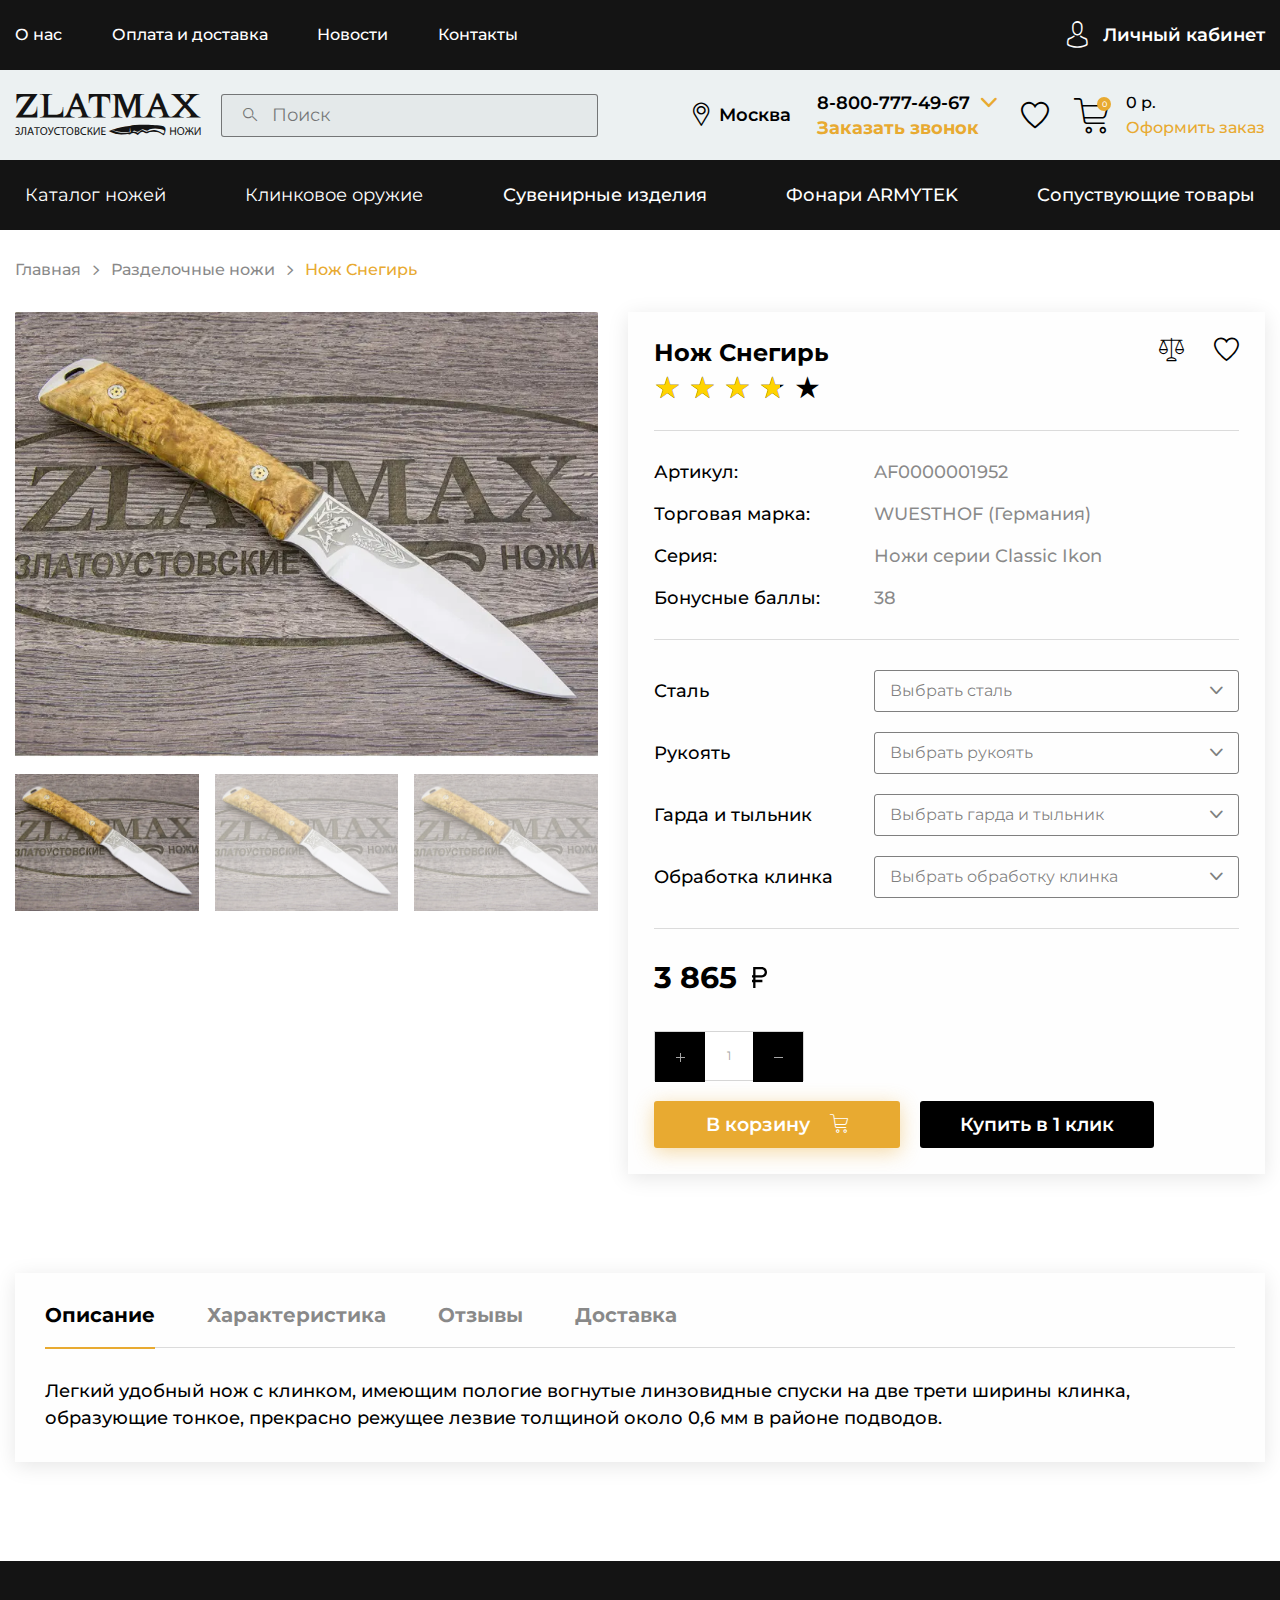
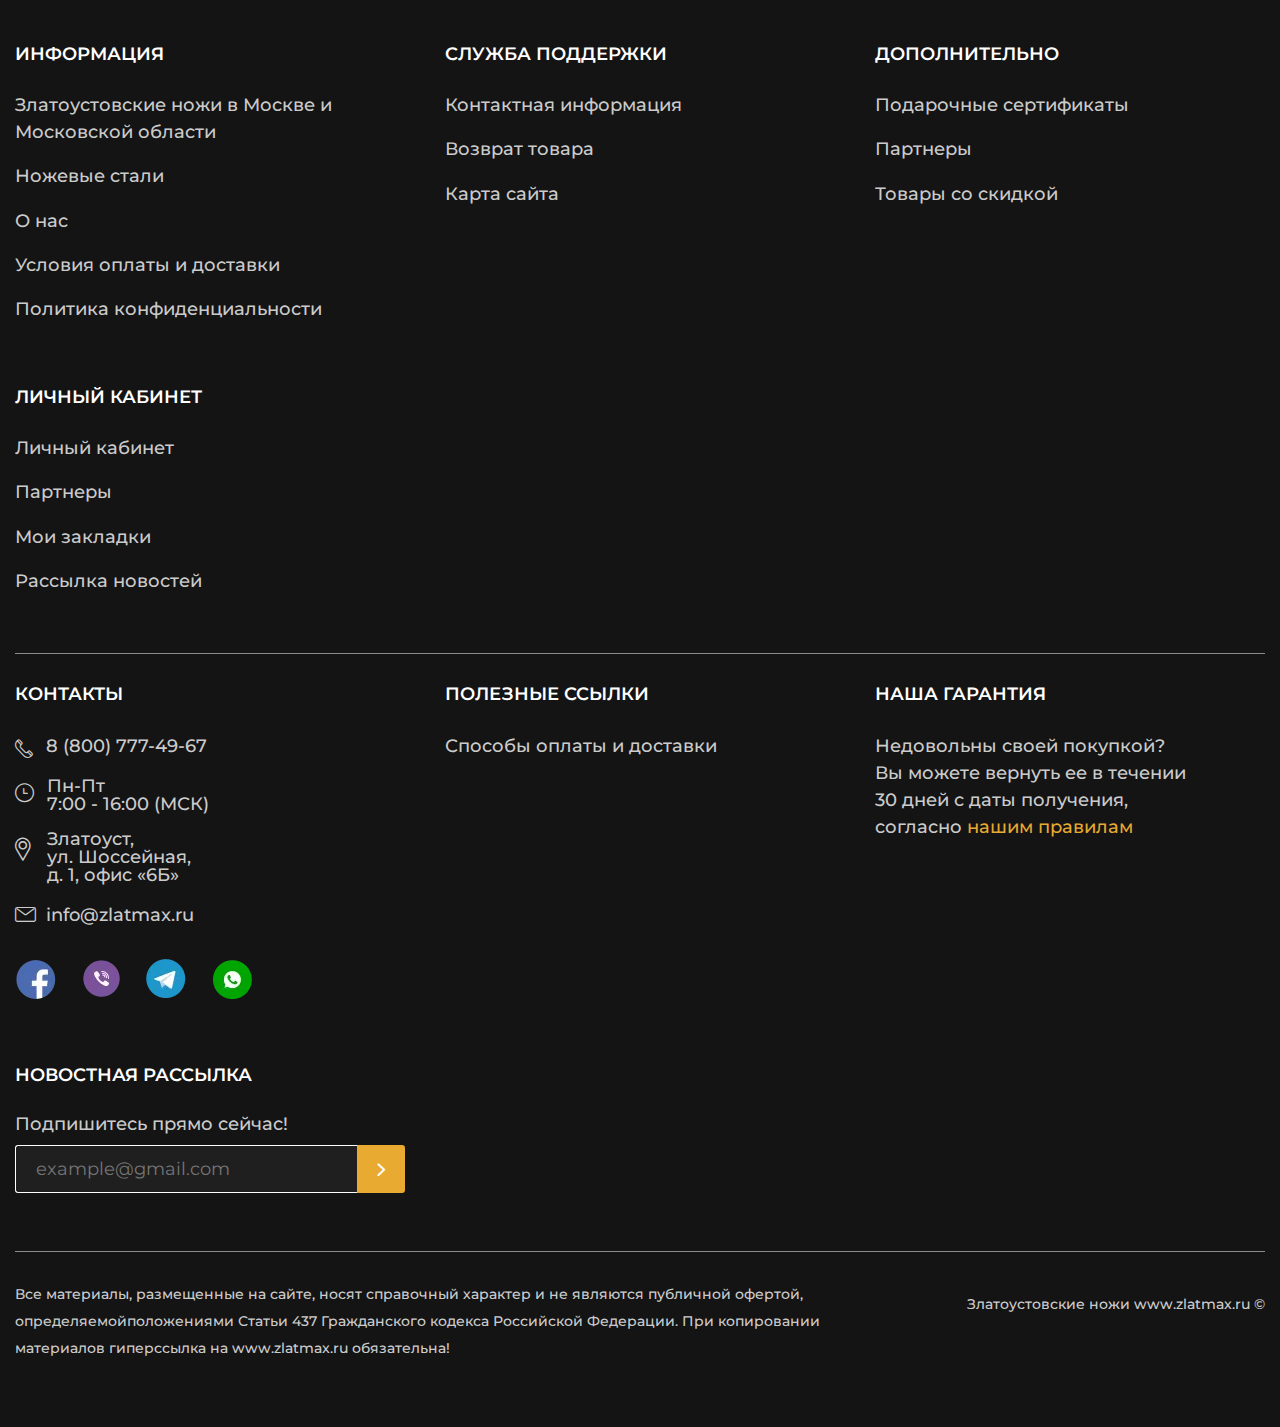
<file: product.html>
<!DOCTYPE html>
<html lang="ru">

<head>
	<title>Карточка Товара</title>
	<meta charset="UTF-8">
	<meta name="format-detection" content="telephone=no">
	<!-- <style>body{opacity: 0;}</style> -->
	<link rel="stylesheet" href="css/style.min.css?_v=20230216102643">
	<link rel="shortcut icon" href="">
	<!-- <meta name="robots" content="noindex, nofollow"> -->
	<meta name="viewport" content="width=device-width, initial-scale=1.0">
</head>

<body>
	<div class="wrapper">
		<header class="header">
			<div class="header__top top-header">
				<div class="top-header__container">
					<nav class="top-header__menu menu-top-header">
						<ul data-da=".menu__body, 991.98" class="menu-top-header__list">
							<li class="menu-top-header__item menu-top-header__item_catalog">
								<a href="" class="menu-top-header__link menu-top-header__link_catalog _icon-arrow-bottom">Каталог товаров</a>
							</li>
							<li class="menu-top-header__item"><a href="" class="menu-top-header__link">О нас</a></li>
							<li class="menu-top-header__item"><a href="" class="menu-top-header__link">Оплата и доставка</a></li>
							<li class="menu-top-header__item"><a href="" class="menu-top-header__link">Новости</a></li>
							<li class="menu-top-header__item"><a href="" class="menu-top-header__link">Контакты</a></li>
						</ul>
					</nav>
					<a href="" class="top-header__user _icon-user"><span>Личный кабинет</span></a>
					<nav hidden class="menu">
						<button type="button" class="menu__icon icon-menu"><span></span></button>
						<div class="menu__body">
						</div>
					</nav>
				</div>
			</div>
			<div class="header__body body-header">
				<div class="body-header__container">
					<a href="index.html" class="body-header__logo"></a>
					<div data-da=".catalog-header__container, 479.98" class="body-header__search">
						<form action="#" class="search-header">
							<button type="submit" class="search-header__button _icon-search"></button>
							<input autocomplete="off" type="text" name="form[]" data-error="Ошибка" placeholder="Поиск" class="search-header__input">
						</form>
					</div>
					<div class="body-header__actions actions-header">
						<a href="" class="actions-header__location _icon-location"><span>Москва</span></a>
						<div data-da=".top-header__container, 991.98, first" class="actions-header__phones phones-header">
							<div data-spollers class="phones-header__items">
								<div class="phones-header__item">
									<a href="tel:88007774967" class="phones-header__phone"><span>8-800-777-49-67</span></a>
									<button type="button" data-spoller class="phones-header__arrow _icon-arrow-bottom"></button>
									<ul class="phones-header__list">
										<li><a href="tel:88007774968" class="phones-header__phone">8-800-777-49-68</a></li>
										<li><a href="tel:88007774969" class="phones-header__phone">8-800-777-49-69</a></li>
										<li><a href="tel:88007774970" class="phones-header__phone">8-800-777-49-70</a></li>
									</ul>
								</div>
							</div>
							<button type="submit" data-popup="#callback" class="phones-header__callback">Заказать звонок</button>
						</div>
						<a href="" data-da=".top-header__container, 991.98, 2" class="actions-header__favorite _icon-favorite"></a>
						<a href="" data-da=".top-header__container, 991.98, 2" class="actions-header__cart cart-header">
							<div class="cart-header__icon _icon-cart"><span>0</span></div>
							<div class="cart-header__body">
								<div class="cart-header__summ">0 р.</div>
								<div class="cart-header__link">Оформить заказ</div>
							</div>
						</a>
					</div>
				</div>
			</div>
			<div class="header__catalog catalog-header">
				<div class="catalog-header__container">
					<nav class="catalog-header__menu menu-catalog">
						<button type="button" class="menu-catalog__back _icon-back">Назад</button>
						<ul class="menu-catalog__list">
							<li class="menu-catalog__item"><button data-parent="1" class="menu-catalog__link">Каталог ножей</button></li>
							<li class="menu-catalog__item"><button data-parent="2" class="menu-catalog__link">Клинковое оружие</button></li>
							<li class="menu-catalog__item"><a href="" class="menu-catalog__link">Сувенирные изделия</a></li>
							<li class="menu-catalog__item"><a href="" class="menu-catalog__link">Фонари ARMYTEK</a></li>
							<li class="menu-catalog__item"><a href="" class="menu-catalog__link">Сопуствующие товары</a></li>
						</ul>
						<div class="menu-catalog__sub-menu sub-menu-catalog">
							<button type="button" class="sub-menu-catalog__back _icon-back">Назад</button>
							<div class="sub-menu-catalog__container">
								<div hidden data-submenu="1" class="sub-menu-catalog__block">
									<div class="sub-menu-catalog__category">
										<a href="" class="sub-menu-catalog__link-category">Категория ножей</a>
									</div>
									<div class="sub-menu-catalog__category">
										<a href="" class="sub-menu-catalog__link-category">Производство ножей</a>
									</div>
									<div class="sub-menu-catalog__category">
										<a href="" class="sub-menu-catalog__link-category">Ножи по маркам стали</a>
									</div>
									<div class="sub-menu-catalog__category">
										<a href="" class="sub-menu-catalog__link-category">Заточка и полировка ножей</a>
									</div>
									<div class="sub-menu-catalog__category">
										<a href="" class="sub-menu-catalog__link-category">Ножевая мастерская</a>
									</div>
									<ul class="sub-menu-catalog__list">
										<li class="sub-menu-catalog__item">
											<a href="catalog.html" target="_blank" class=" sub-menu-catalog__link">Разделочные ножи</a>
										</li>
										<li class="sub-menu-catalog__item"><a href="" class="sub-menu-catalog__link">Туристические ножи</a></li>
										<li class="sub-menu-catalog__item"><a href="" class="sub-menu-catalog__link">Ножи охотничьи</a></li>
										<li class="sub-menu-catalog__item"><a href="" class="sub-menu-catalog__link">Булатные ножи</a></li>
										<li class="sub-menu-catalog__item"><a href="" class="sub-menu-catalog__link">Ножи из дамаска</a></li>
										<li class="sub-menu-catalog__item"><a href="" class="sub-menu-catalog__link">Тактического назначения</a></li>
										<li class="sub-menu-catalog__item"><a href="" class="sub-menu-catalog__link">Метательные ножи</a></li>
										<li class="sub-menu-catalog__item"><a href="" class="sub-menu-catalog__link">Мачете и кукри</a></li>
										<li class="sub-menu-catalog__item"><a href="" class="sub-menu-catalog__link">Ножи кухонные</a></li>
									</ul>
									<ul class="sub-menu-catalog__list">
										<li class="sub-menu-catalog__item"><a href="" class="sub-menu-catalog__link">Ножи АИР</a></li>
										<li class="sub-menu-catalog__item"><a href="" class="sub-menu-catalog__link">Ножи ЗИК</a></li>
										<li class="sub-menu-catalog__item"><a href="" class="sub-menu-catalog__link">Ножи ЗЗОСС</a></li>
										<li class="sub-menu-catalog__item"><a href="" class="sub-menu-catalog__link">Ножи РОСоружие</a></li>
										<li class="sub-menu-catalog__item"><a href="" class="sub-menu-catalog__link">Ножи Оружейник</a></li>
										<li class="sub-menu-catalog__item"><a href="" class="sub-menu-catalog__link">Булат Сергея Баранова</a></li>
										<li class="sub-menu-catalog__item"><a href="" class="sub-menu-catalog__link">Булат Андрея Умерова</a></li>
										<li class="sub-menu-catalog__item"><a href="" class="sub-menu-catalog__link">Ножи Златко</a></li>
										<li class="sub-menu-catalog__item"><a href="" class="sub-menu-catalog__link">Ножи Стиль-М</a></li>
										<li class="sub-menu-catalog__item"><a href="" class="sub-menu-catalog__link">Оружейная компания</a></li>
									</ul>
									<ul class="sub-menu-catalog__list">
										<li class="sub-menu-catalog__item"><a href="" class="sub-menu-catalog__link">Ножи из стали 40х102С2М</a></li>
										<li class="sub-menu-catalog__item"><a href="" class="sub-menu-catalog__link">Ножи из стали 95х18</a></li>
										<li class="sub-menu-catalog__item"><a href="" class="sub-menu-catalog__link">Ножи из стали 100х13м</a></li>
										<li class="sub-menu-catalog__item"><a href="" class="sub-menu-catalog__link">Ножи из стали 110х18м-ШД</a></li>
										<li class="sub-menu-catalog__item"><a href="" class="sub-menu-catalog__link">Ножи из стали ЭИ-107 ТЦ</a></li>
										<li class="sub-menu-catalog__item"><a href="" class="sub-menu-catalog__link">Ножи из стали 50х14МФ</a></li>
										<li class="sub-menu-catalog__item"><a href="" class="sub-menu-catalog__link">Ножи из стали AUS-8</a></li>
										<li class="sub-menu-catalog__item"><a href="" class="sub-menu-catalog__link">Ножи из стали К340</a></li>
										<li class="sub-menu-catalog__item"><a href="" class="sub-menu-catalog__link">Ножи из стали M390</a></li>
										<li class="sub-menu-catalog__item"><a href="" class="sub-menu-catalog__link">Ножи из стали ЭП-766</a></li>
									</ul>
									<ul class="sub-menu-catalog__list">
										<li class="sub-menu-catalog__item"><a href="" class="sub-menu-catalog__link">Паста ГОИ</a></li>
										<li class="sub-menu-catalog__item"><a href="" class="sub-menu-catalog__link">Алмазная паста</a></li>
										<li class="sub-menu-catalog__item"><a href="" class="sub-menu-catalog__link">Бруски и камни для заточки</a></li>
										<li class="sub-menu-catalog__item"><a href="" class="sub-menu-catalog__link">Заточные системы</a></li>
									</ul>
									<ul class="sub-menu-catalog__list">
										<li class="sub-menu-catalog__item"><a href="" class="sub-menu-catalog__link">Ножевые клинки</a></li>
										<li class="sub-menu-catalog__item"><a href="" class="sub-menu-catalog__link">Заготовки для ножей</a></li>
										<li class="sub-menu-catalog__item"><a href="" class="sub-menu-catalog__link">Литье для ножей</a></li>
										<li class="sub-menu-catalog__item"><a href="" class="sub-menu-catalog__link">Материалы для рукоятей</a></li>
										<li class="sub-menu-catalog__item"><a href="" class="sub-menu-catalog__link">Уход за рукоятиями ножей</a></li>
									</ul>
									<div class="sub-menu-catalog__footer">
										<a href="" class="sub-menu-catalog__all">Смотреть все</a>
									</div>
									<div class="sub-menu-catalog__footer">
										<a href="" class="sub-menu-catalog__all">Смотреть все</a>
									</div>
									<div class="sub-menu-catalog__footer">
										<a href="" class="sub-menu-catalog__all">Смотреть все</a>
									</div>
									<div class="sub-menu-catalog__footer">
										<a href="" class="sub-menu-catalog__all">Смотреть все</a>
									</div>
									<div class="sub-menu-catalog__footer">
										<a href="" class="sub-menu-catalog__all">Смотреть все</a>
									</div>
								</div>
								<div hidden data-submenu="2" class="sub-menu-catalog__block">
									<div class="sub-menu-catalog__category">
										<a href="" class="sub-menu-catalog__link-category">Категория ножей</a>
									</div>
									<div class="sub-menu-catalog__category">
										<a href="" class="sub-menu-catalog__link-category">Производство ножей</a>
									</div>
									<ul class="sub-menu-catalog__list">
										<li class="sub-menu-catalog__item"><a href="" class="sub-menu-catalog__link">Разделочные ножи</a></li>
										<li class="sub-menu-catalog__item"><a href="" class="sub-menu-catalog__link">Туристические ножи</a></li>
										<li class="sub-menu-catalog__item"><a href="" class="sub-menu-catalog__link">Ножи охотничьи</a></li>
										<li class="sub-menu-catalog__item"><a href="" class="sub-menu-catalog__link">Булатные ножи</a></li>
										<li class="sub-menu-catalog__item"><a href="" class="sub-menu-catalog__link">Ножи из дамаска</a></li>
										<li class="sub-menu-catalog__item"><a href="" class="sub-menu-catalog__link">Тактического назначения</a></li>
										<li class="sub-menu-catalog__item"><a href="" class="sub-menu-catalog__link">Метательные ножи</a></li>
										<li class="sub-menu-catalog__item"><a href="" class="sub-menu-catalog__link">Мачете и кукри</a></li>
										<li class="sub-menu-catalog__item"><a href="" class="sub-menu-catalog__link">Ножи кухонные</a></li>
									</ul>
									<ul class="sub-menu-catalog__list">
										<li class="sub-menu-catalog__item"><a href="" class="sub-menu-catalog__link">Ножи АИР</a></li>
										<li class="sub-menu-catalog__item"><a href="" class="sub-menu-catalog__link">Ножи ЗИК</a></li>
										<li class="sub-menu-catalog__item"><a href="" class="sub-menu-catalog__link">Ножи ЗЗОСС</a></li>
										<li class="sub-menu-catalog__item"><a href="" class="sub-menu-catalog__link">Ножи РОСоружие</a></li>
										<li class="sub-menu-catalog__item"><a href="" class="sub-menu-catalog__link">Ножи Оружейник</a></li>
										<li class="sub-menu-catalog__item"><a href="" class="sub-menu-catalog__link">Булат Сергея Баранова</a></li>
										<li class="sub-menu-catalog__item"><a href="" class="sub-menu-catalog__link">Булат Андрея Умерова</a></li>
										<li class="sub-menu-catalog__item"><a href="" class="sub-menu-catalog__link">Ножи Златко</a></li>
										<li class="sub-menu-catalog__item"><a href="" class="sub-menu-catalog__link">Ножи Стиль-М</a></li>
										<li class="sub-menu-catalog__item"><a href="" class="sub-menu-catalog__link">Оружейная компания</a></li>
									</ul>
									<div class="sub-menu-catalog__footer">
										<a href="" class="sub-menu-catalog__all">Смотреть все</a>
									</div>
									<div class="sub-menu-catalog__footer">
										<a href="" class="sub-menu-catalog__all">Смотреть все</a>
									</div>
								</div>
							</div>
						</div>
					</nav>
				</div>
			</div>
		</header>
		<main class="page page_inner">
			<div class="page__header">
				<div class="page__container">
					<nav class="page__breadcrumbs breadcrumbs">
						<ul class="breadcrumbs__list">
							<li class="breadcrumbs__item">
								<a href="" class="breadcrumbs__link">Главная</a>
							</li>
							<li class="breadcrumbs__item">
								<a href="" class="breadcrumbs__link">Разделочные ножи</a>
							</li>
							<li class="breadcrumbs__item">
								<span class="breadcrumbs__current">Нож Снегирь</span>
							</li>
						</ul>
					</nav>
				</div>
			</div>
			<div class="product">
				<div class="product__container">
					<div class="product__main main-product">
						<div class="main-product__images images-product">
							<div class="images-product__slider swiper">
								<div class="images-product__wrapper swiper-wrapper">
									<div class="images-product__slide-ibg swiper-slide">
										<picture><source srcset="img/product/01.webp" type="image/webp"><img src="img/product/01.jpg" alt="image"></picture>
									</div>
									<div class="images-product__slide-ibg swiper-slide">
										<picture><source srcset="img/product/01.webp" type="image/webp"><img src="img/product/01.jpg" alt="image"></picture>
									</div>
									<div class="images-product__slide-ibg swiper-slide">
										<picture><source srcset="img/product/01.webp" type="image/webp"><img src="img/product/01.jpg" alt="image"></picture>
									</div>
									<div class="images-product__slide-ibg swiper-slide">
										<picture><source srcset="img/product/01.webp" type="image/webp"><img src="img/product/01.jpg" alt="image"></picture>
									</div>
									<div class="images-product__slide-ibg swiper-slide">
										<picture><source srcset="img/product/01.webp" type="image/webp"><img src="img/product/01.jpg" alt="image"></picture>
									</div>
								</div>
							</div>
							<div class="images-product__thumbs thumbs-images swiper">
								<div class="thumbs-images__wrapper swiper-wrapper">
									<div class="thumbs-images__slide-ibg swiper-slide">
										<picture><source srcset="img/product/01.webp" type="image/webp"><img src="img/product/01.jpg" alt="image"></picture>
									</div>
									<div class="thumbs-images__slide-ibg swiper-slide">
										<picture><source srcset="img/product/01.webp" type="image/webp"><img src="img/product/01.jpg" alt="image"></picture>
									</div>
									<div class="thumbs-images__slide-ibg swiper-slide">
										<picture><source srcset="img/product/01.webp" type="image/webp"><img src="img/product/01.jpg" alt="image"></picture>
									</div>
									<div class="thumbs-images__slide-ibg swiper-slide">
										<picture><source srcset="img/product/01.webp" type="image/webp"><img src="img/product/01.jpg" alt="image"></picture>
									</div>
									<div class="thumbs-images__slide-ibg swiper-slide">
										<picture><source srcset="img/product/01.webp" type="image/webp"><img src="img/product/01.jpg" alt="image"></picture>
									</div>
								</div>
							</div>
						</div>
						<div class="main-product__body body-product">
							<div class="body-product__header header-product">
								<div class="header-product__line">
									<h1 class="header-product__title">Нож Снегирь</h1>
									<a href="" class="header-product__link _icon-compare"></a>
									<a href="" class="header-product__link _icon-favorite"></a>
								</div>
								<div class="header-product__rating rating">
									<div class="rating__body">
										<div class="rating__active"></div>
										<div class="rating__items">
											<input type="radio" class="rating__item" value="1" name="rating">
											<input type="radio" class="rating__item" value="2" name="rating">
											<input type="radio" class="rating__item" value="3" name="rating">
											<input type="radio" class="rating__item" value="4" name="rating">
											<input type="radio" class="rating__item" value="5" name="rating">
										</div>
									</div>
									<div class="rating__value">3.6</div>
								</div>
							</div>
							<div class="body-product__table table-product">
								<div class="table-product__label">Артикул:</div>
								<div class="table-product__value">AF0000001952</div>
								<div class="table-product__label">Торговая марка:</div>
								<div class="table-product__value">WUESTHOF (Германия)</div>
								<div class="table-product__label">Серия:</div>
								<div class="table-product__value">Ножи серии Classic Ikon</div>
								<div class="table-product__label">Бонусные баллы:</div>
								<div class="table-product__value">38</div>
							</div>
							<div class="body-product__options options-product">
								<div class="options-product__label">Сталь</div>
								<div class="options-product__value">
									<select name="form[]" class="form">
										<option value="1" selected>Выбрать сталь</option>
										<option value="2">Пункт №2</option>
										<option value="3">Пункт №3</option>
										<option value="4">Пункт №4</option>
									</select>
								</div>
								<div class="options-product__label">Рукоять</div>
								<div class="options-product__value">
									<select name="form[]" class="form">
										<option value="1" selected>Выбрать рукоять</option>
										<option value="2">Пункт №2</option>
										<option value="3">Пункт №3</option>
										<option value="4">Пункт №4</option>
									</select>
								</div>
								<div class="options-product__label">Гарда и тыльник</div>
								<div class="options-product__value">
									<select name="form[]" class="form">
										<option value="1" selected>Выбрать гарда и тыльник</option>
										<option value="2">Пункт №2</option>
										<option value="3">Пункт №3</option>
										<option value="4">Пункт №4</option>
									</select>
								</div>
								<div class="options-product__label">Обработка клинка</div>
								<div class="options-product__value">
									<select name="form[]" class="form">
										<option value="1" selected>Выбрать обработку клинка</option>
										<option value="2">Пункт №2</option>
										<option value="3">Пункт №3</option>
										<option value="4">Пункт №4</option>
									</select>
								</div>
							</div>
							<div class="body-product__actions actions-product">
								<div class="actions-product__price">3 865</div>
								<div class="actions-product__row">
									<div class="actions-product__quantity quantity">
										<button type="button" class="quantity__button quantity__button_plus"></button>
										<div class="quantity__input">
											<input autocomplete="off" type="text" name="form[]" value="1">
										</div>
										<button type="button" class="quantity__button quantity__button_minus"></button>
									</div>
									<div class="actions-product__buttons">
										<a href="" class="actions-product__cart button"><span class="_icon-cart">В корзину</span></a>
										<a href="" class="actions-product__cart button button_black">Купить в 1 клик</a>
									</div>
								</div>
							</div>
						</div>
					</div>
					<div data-tabs="992" class="product__info product-info">
						<nav data-tabs-titles class="product-info__navigation">
							<button type="button" class="product-info__title _tab-active">Описание</button>
							<button type="button" class="product-info__title">Характеристика</button>
							<button type="button" class="product-info__title">Отзывы</button>
							<button type="button" class="product-info__title">Доставка</button>
						</nav>
						<div data-tabs-body class="product-info__content">
							<div class="product-info__body">
								Легкий удобный нож с клинком, имеющим пологие вогнутые линзовидные спуски на две трети ширины клинка, образующие
								тонкое,
								прекрасно режущее лезвие толщиной около 0,6 мм в районе подводов.
							</div>
							<div class="product-info__body">
								Обух клинка со спинкой рукояти имеет одну плавную дугообразную линию. На пяте перед рукоятью есть подпальцевый вырез
								для точных работ.
							</div>
							<div class="product-info__body">
								Необходимо проявлять некоторую осторожность при работе с большими боковыми нагрузками на лезвие ножа, ввиду
								небольшой толщины клинка
								в рабочей части.
							</div>
							<div class="product-info__body">
								Монтаж рукояти накладной плашечный. На навершии рукояти, функцию которого выполняет выступающий из под плашек
								хвостовик,
								имеется отверстие под темляк. Этот нож удобный помощник при работе с продуктами и охоте на боровую и водоплавающую
								дичь.
							</div>
						</div>
					</div>
				</div>
			</div>
		</main>
		<footer class="footer">
			<div class="footer__container">
				<div class="footer__body body-footer">
					<div class="body-footer__row">
						<div class="body-footer__item item-footer">
							<div data-spollers="767.98" class="item-footer__spoller spoller-item-footer">
								<div class="spoller-item-footer__item">
									<button type="button" data-spoller class="spoller-item-footer__title">ИНФОРМАЦИЯ</button>
									<div class="spoller-item-footer__body">
										<nav class="menu-footer">
											<ul class="menu-footer__list">
												<li class="menu-footer__item">
													<a href="" class="menu-footer__link">
														Златоустовские ножи в Москве и Московской
														области
													</a>
												</li>
												<li class="menu-footer__item"><a href="" class="menu-footer__link">Ножевые стали</a></li>
												<li class="menu-footer__item"><a href="" class="menu-footer__link">О нас</a></li>
												<li class="menu-footer__item"><a href="" class="menu-footer__link">Условия оплаты и доставки</a></li>
												<li class="menu-footer__item"><a href="" class="menu-footer__link">Политика конфиденциальности</a></li>
											</ul>
										</nav>
									</div>
								</div>
							</div>
						</div>
						<div class="body-footer__item item-footer">
							<div data-spollers="767.98" class="item-footer__spoller spoller-item-footer">
								<div class="spoller-item-footer__item">
									<button type="button" data-spoller class="spoller-item-footer__title">СЛУЖБА ПОДДЕРЖКИ</button>
									<div class="spoller-item-footer__body">
										<nav class="menu-footer">
											<ul class="menu-footer__list">
												<li class="menu-footer__item"><a href="" class="menu-footer__link">Контактная информация</a></li>
												<li class="menu-footer__item"><a href="" class="menu-footer__link">Возврат товара</a></li>
												<li class="menu-footer__item"><a href="" class="menu-footer__link">Карта сайта</a></li>
											</ul>
										</nav>
									</div>
								</div>
							</div>
						</div>
						<div class="body-footer__item item-footer">
							<div data-spollers="767.98" class="item-footer__spoller spoller-item-footer">
								<div class="spoller-item-footer__item">
									<button type="button" data-spoller class="spoller-item-footer__title">ДОПОЛНИТЕЛЬНО</button>
									<div class="spoller-item-footer__body">
										<nav class="menu-footer">
											<ul class="menu-footer__list">
												<li class="menu-footer__item"><a href="" class="menu-footer__link">Подарочные сертификаты</a></li>
												<li class="menu-footer__item"><a href="" class="menu-footer__link">Партнеры</a></li>
												<li class="menu-footer__item"><a href="" class="menu-footer__link">Товары со скидкой</a></li>
											</ul>
										</nav>
									</div>
								</div>
							</div>
						</div>
						<div class="body-footer__item item-footer">
							<div data-spollers="767.98" class="item-footer__spoller spoller-item-footer">
								<div class="spoller-item-footer__item">
									<button type="button" data-spoller class="spoller-item-footer__title">ЛИЧНЫЙ КАБИНЕТ</button>
									<div class="spoller-item-footer__body">
										<nav class="menu-footer">
											<ul class="menu-footer__list">
												<li class="menu-footer__item"><a href="" class="menu-footer__link">Личный кабинет</a></li>
												<li class="menu-footer__item"><a href="" class="menu-footer__link">Партнеры</a></li>
												<li class="menu-footer__item"><a href="" class="menu-footer__link">Мои закладки</a></li>
												<li class="menu-footer__item"><a href="" class="menu-footer__link">Рассылка новостей</a></li>
											</ul>
										</nav>
									</div>
								</div>
							</div>
						</div>
					</div>
					<div class="body-footer__row">
						<div class="body-footer__item item-footer">
							<div data-spollers="767.98" class="item-footer__spoller spoller-item-footer">
								<div data-spollers="767.98" class="item-footer__spoller spoller-item-footer">
									<div class="spoller-item-footer__item">
										<button type="button" data-spoller class="spoller-item-footer__title"> КОНТАКТЫ</button>
										<div class="spoller-item-footer__body">
											<nav class="menu-footer">
												<ul class="menu-footer__list">
													<li class="menu-footer__item">
														<a href="tel:88007774967" class="menu-footer__link _icon-footer-phone">8 (800) 777-49-67</a>
													</li>
													<li class="menu-footer__item _icon-footer-clock">
														<div>
															<p>Пн-Пт</p>
															<p>7:00 - 16:00 (МСК)</p>
														</div>
													</li>
													<li class="menu-footer__item _icon-footer-location">
														<div>
															<p>Златоуст,</p>
															<p>ул. Шоссейная,</p>
															<p>д. 1, офис «6Б»</p>
														</div>
													</li>
													<li class="menu-footer__item">
														<a href="mailto:info@zlatmax.ru" class="menu-footer__link _icon-footer-mail">
															info@zlatmax.ru
														</a>
													</li>
												</ul>
											</nav>
											<ul class="social-menu-footer">
												<li class="social-menu-footer__item">
													<a href="" class="sotial-menu-footer__link">
														<picture><source srcset="img/icons/social/facebook.webp" type="image/webp"><img src="img/icons/social/facebook.png" alt="facebook"></picture>
													</a>
												</li>
												<li class="social-menu-footer__item">
													<a href="" class="sotial-menu-footer__link">
														<picture><source srcset="img/icons/social/viber.webp" type="image/webp"><img src="img/icons/social/viber.png" alt="viber"></picture>
													</a>
												</li>
												<li class="social-menu-footer__item">
													<a href="" class="sotial-menu-footer__link">
														<picture><source srcset="img/icons/social/telegram.webp" type="image/webp"><img src="img/icons/social/telegram.png" alt="telegram"></picture>
													</a>
												</li>
												<li class="social-menu-footer__item">
													<a href="" class="sotial-menu-footer__link">
														<picture><source srcset="img/icons/social/whatsapp.webp" type="image/webp"><img src="img/icons/social/whatsapp.png" alt="whatsapp"></picture>
													</a>
												</li>
											</ul>
										</div>
									</div>
								</div>
							</div>
						</div>
						<div class="body-footer__item item-footer">
							<div data-spollers="767.98" class="item-footer__spoller spoller-item-footer">
								<div class="spoller-item-footer__item">
									<button type="button" data-spoller class="spoller-item-footer__title">ПОЛЕЗНЫЕ ССЫЛКИ</button>
									<div class="spoller-item-footer__body">
										<nav class="menu-footer">
											<ul class="menu-footer__list">
												<li class="menu-footer__item"><a href="" class="menu-footer__link">Способы оплаты и доставки</a></li>
											</ul>
										</nav>
									</div>
								</div>
							</div>
						</div>
						<div class="body-footer__item item-footer">
							<div data-spollers="767.98" class="item-footer__spoller spoller-item-footer">
								<div class="spoller-item-footer__item">
									<button type="button" data-spoller class="spoller-item-footer__title">НАША ГАРАНТИЯ</button>
									<div class="spoller-item-footer__body">
										<div class="spoller-item-footer__text">
											Недовольны своей покупкой?
											Вы можете вернуть ее в течении
											30 дней с даты получения,
											согласно <a href="">нашим правилам</a>
										</div>
									</div>
								</div>
							</div>
						</div>
						<div class="body-footer__item item-footer">
							<div data-spollers="767.98" class="item-footer__spoller spoller-item-footer">
								<div class="spoller-item-footer__item">
									<button type="button" data-spoller class="spoller-item-footer__title"> НОВОСТНАЯ РАССЫЛКА</button>
									<form action="#" class="spoller-item-footer__body footer-subscribe">
										<label for="subscribe-input" class="footer-subscribe__label">Подпишитесь прямо сейчас!</label>
										<div class="footer-subscribe__line">
											<input id="subscribe-input" autocomplete="off" type="text" name="form[]" data-required="email" data-error="Ошибка" placeholder="example@gmail.com" class="footer-subscribe__input">
											<button type="submit" class="footer-subscribe__button _icon-arrow-bottom"></button>
										</div>
									</form>
								</div>
							</div>
						</div>
					</div>
					<div class="body-footer__bottom">
						<div class="body-footer__rules">
							Все материалы, размещенные на сайте, носят справочный характер и не являются
							публичной офертой, определяемойположениями Статьи 437 Гражданского кодекса Российской Федерации.
							При копировании материалов гиперссылка на www.zlatmax.ru обязательна!
						</div>
						<div class="body-footer__copy">Златоустовские ножи <span>www.zlatmax.ru ©</span></div>
					</div>
				</div>
			</div>
		</footer>
	</div>
	<div id="callback" aria-hidden="true" class="popup">
		<div class="popup__wrapper">
			<div class="popup__content">
				<button data-close type="button" class="popup__close">Закрыть</button>
				<div class="popup__text">
					Тут будет форма
				</div>
			</div>
		</div>
	</div>
	<script src="js/app.min.js?_v=20230216102643"></script>
</body>

</html>
</file>
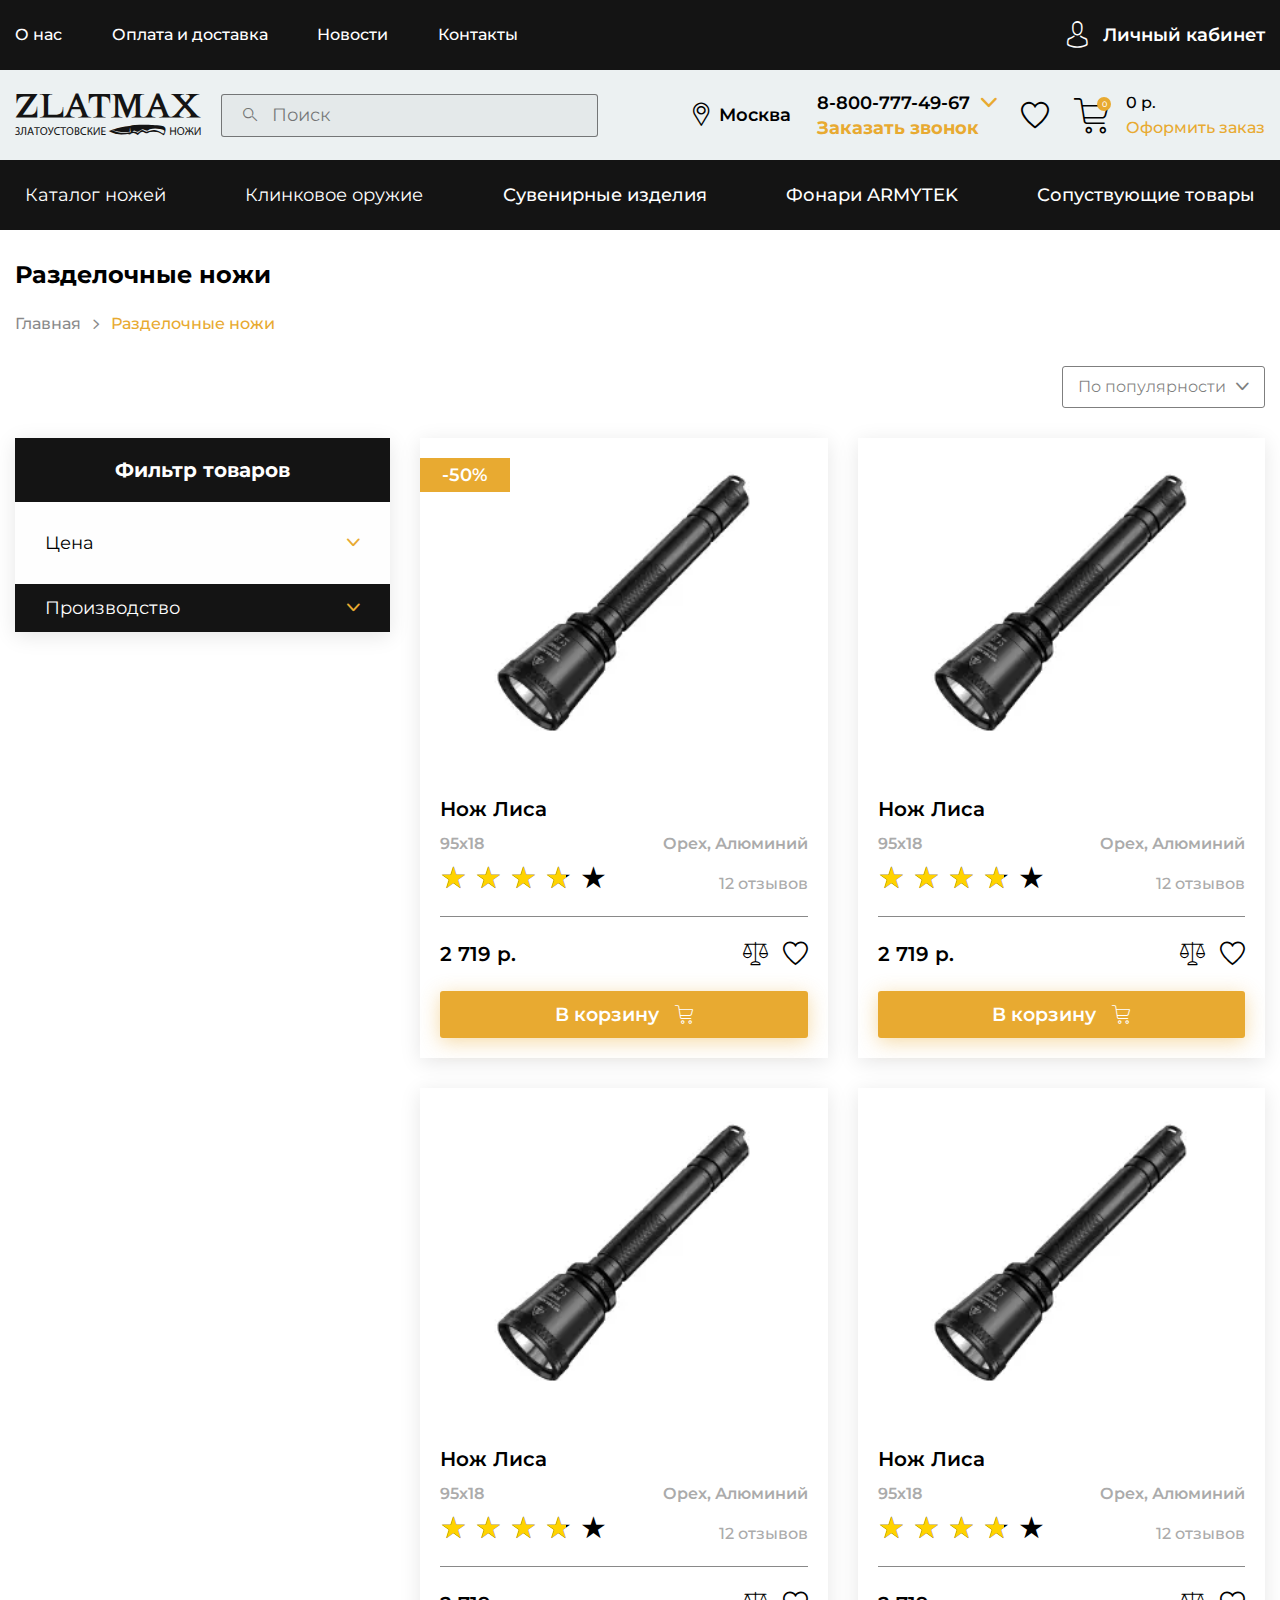
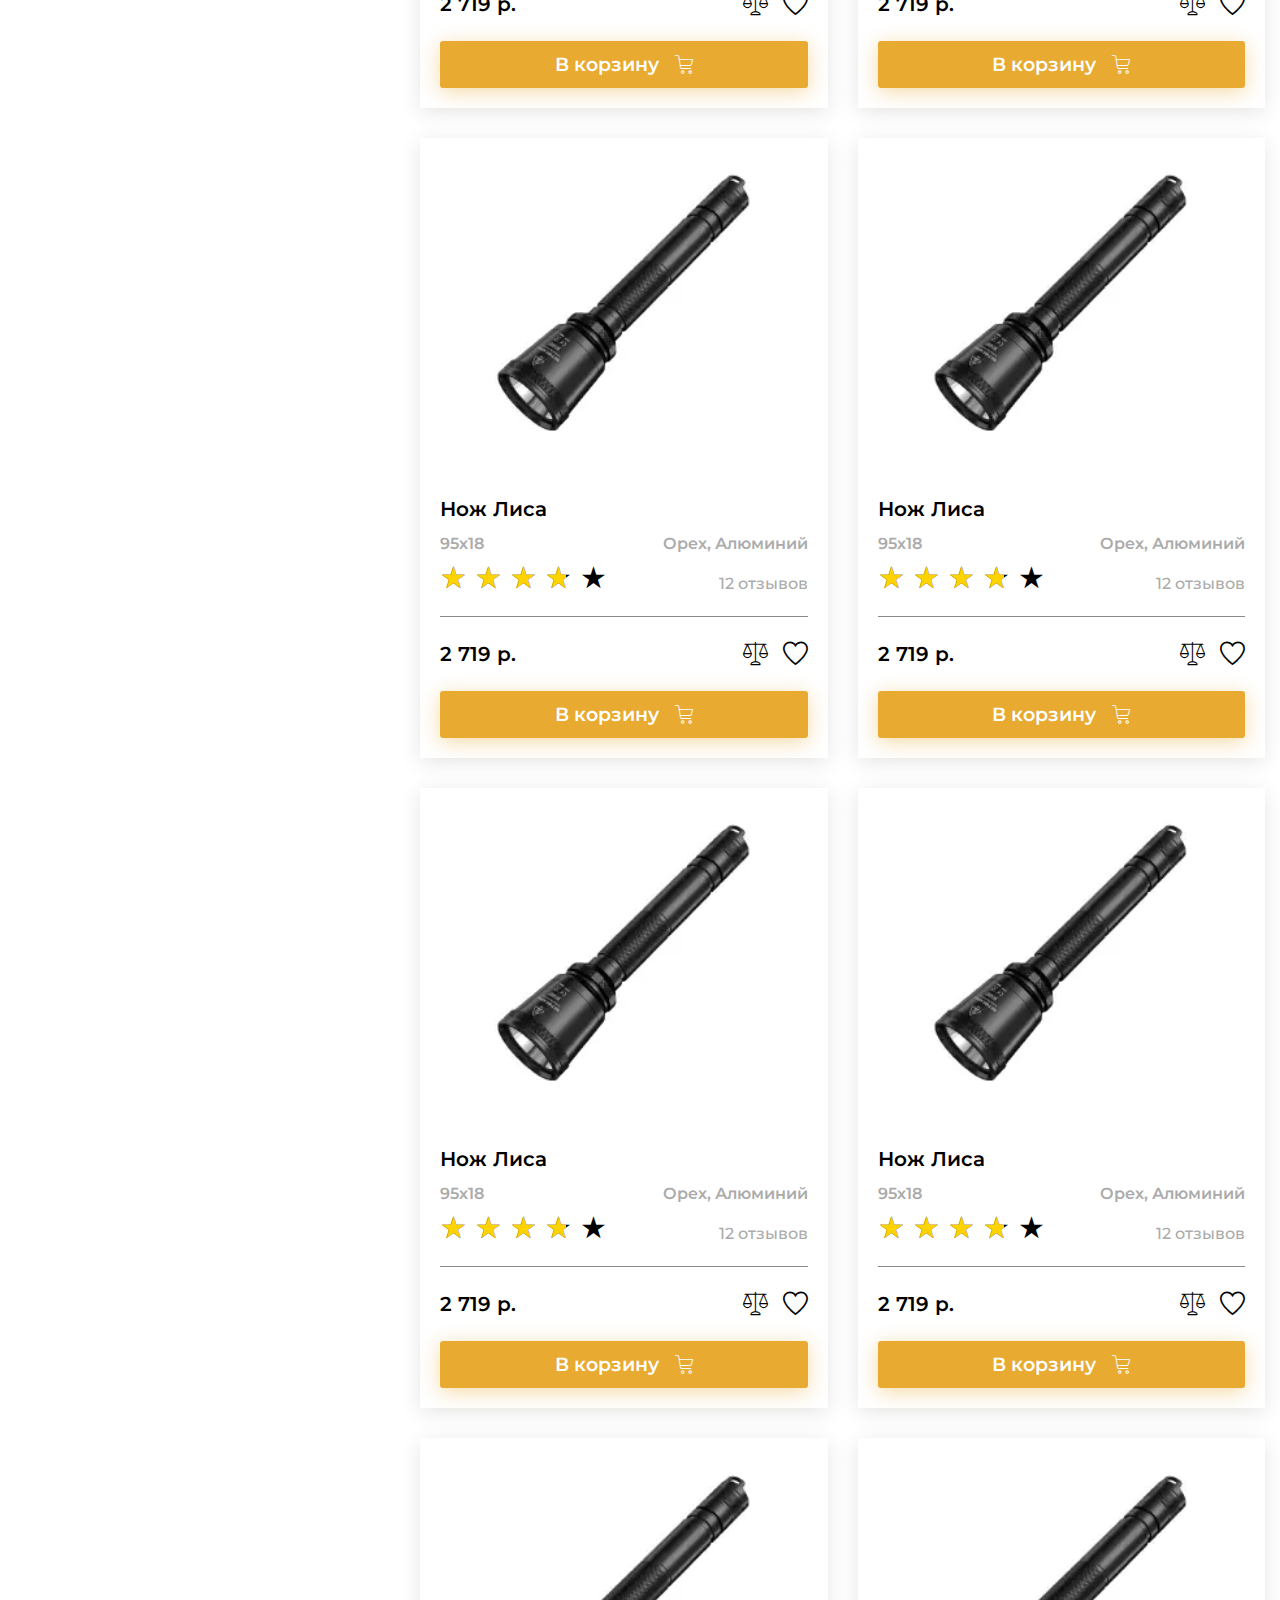
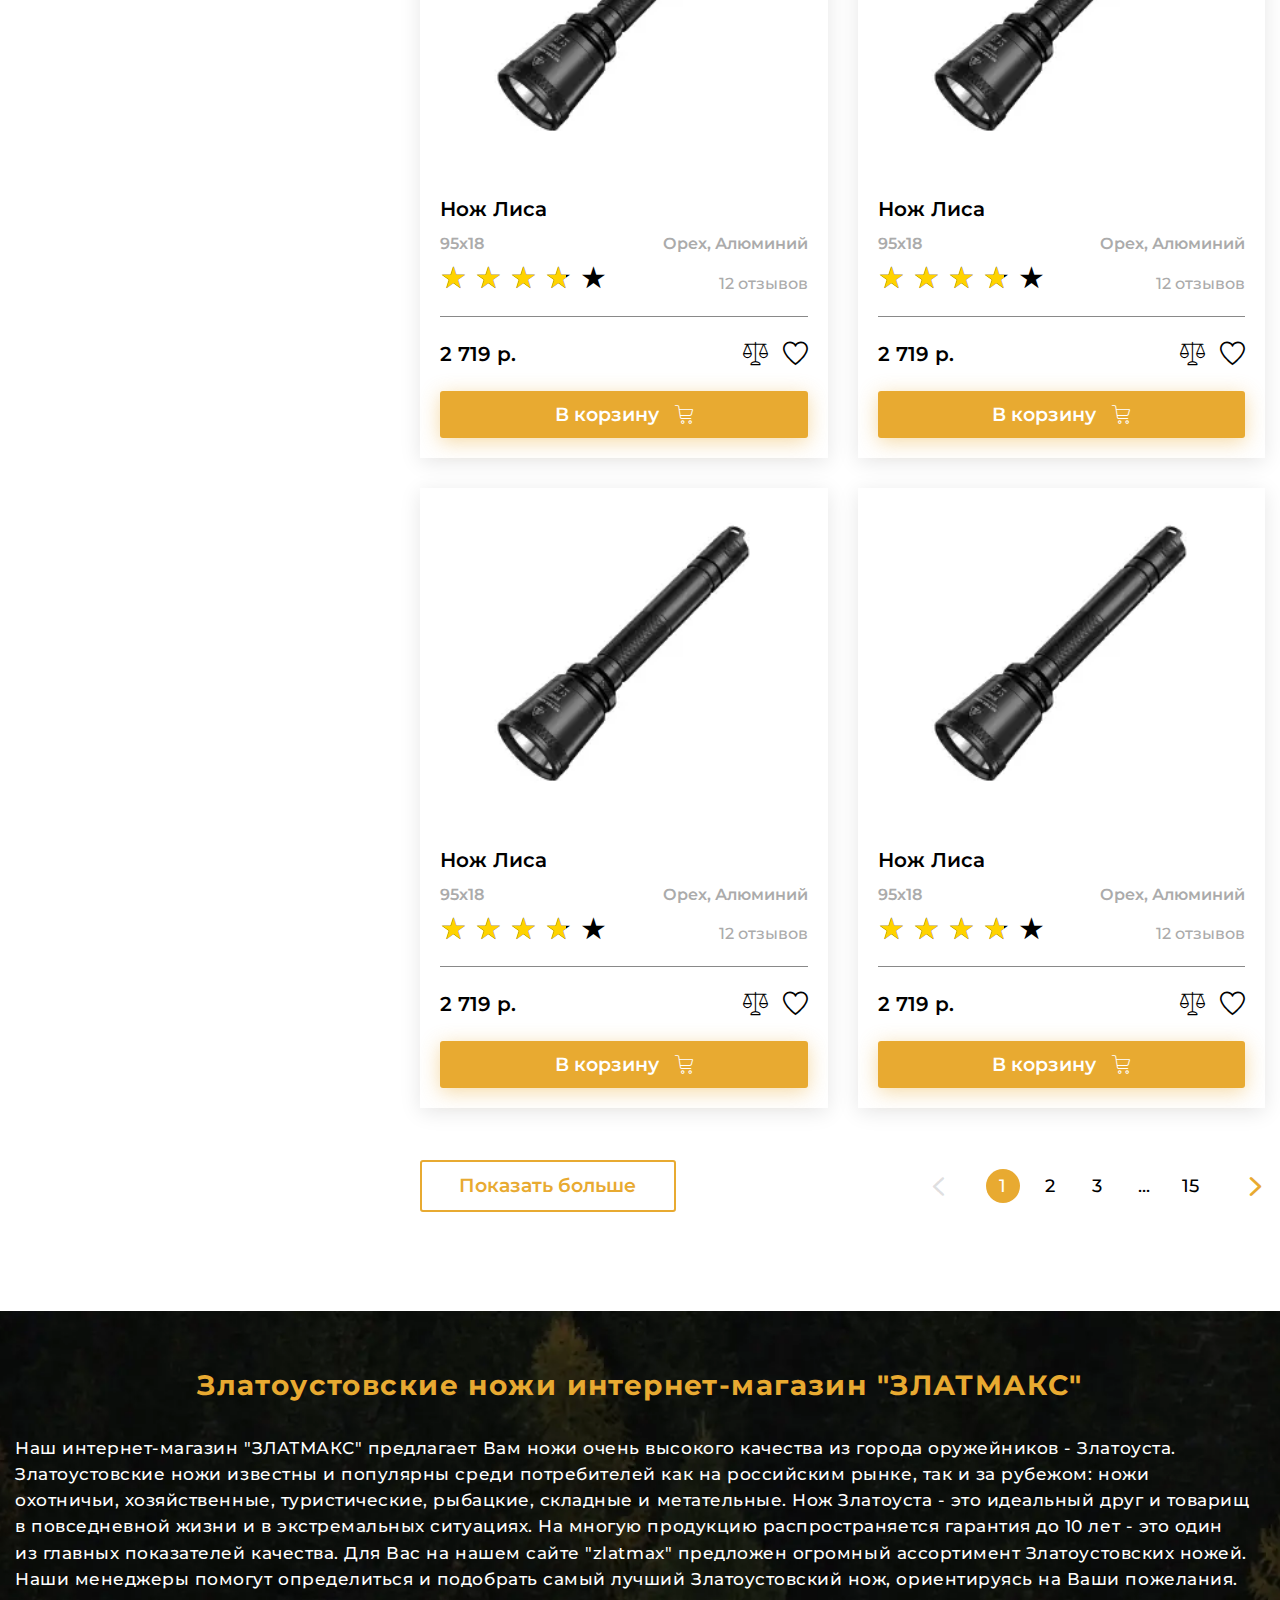
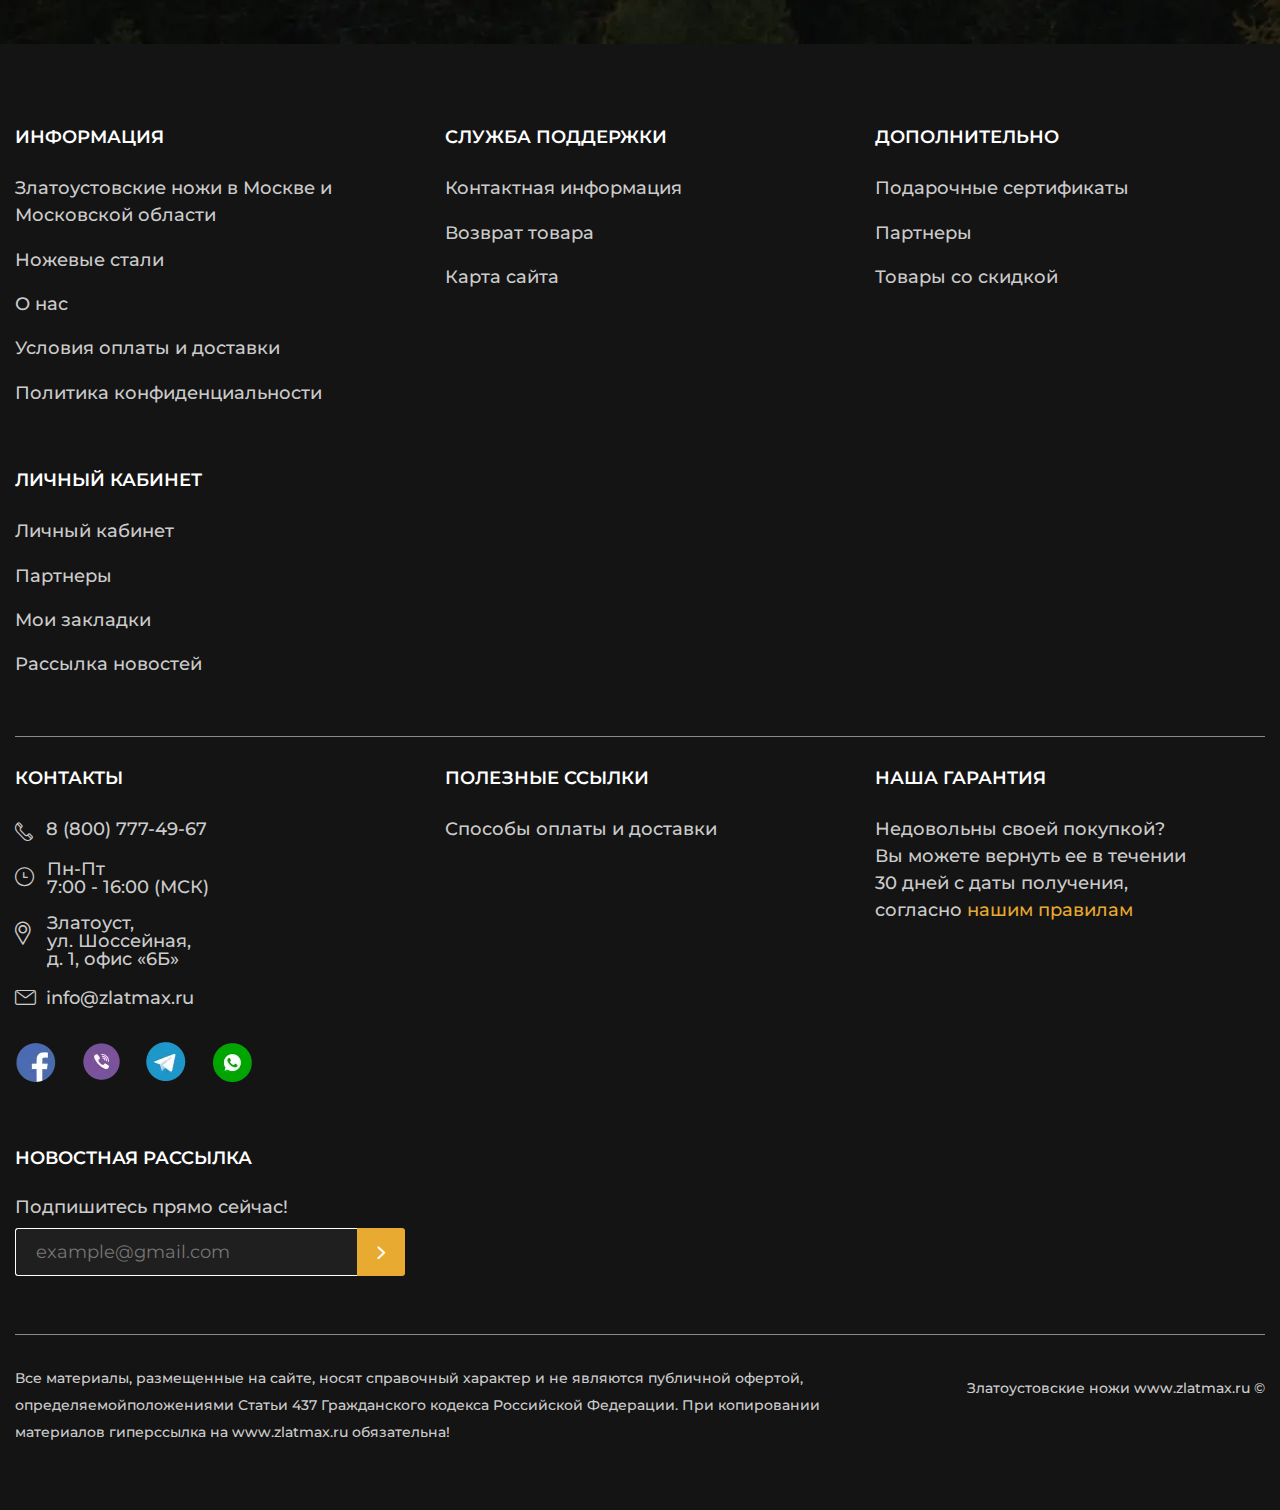
<file: static/catalog.html>
<!DOCTYPE html>
<html lang="ru">

<head>
    <title>Каталог</title>
    <meta charset="UTF-8">
    <meta name="format-detection" content="telephone=no">
    <!-- <style>body{opacity: 0;}</style> -->
    <link rel="stylesheet" href="css/style.min.css?_v=20230216102643">
    <link rel="shortcut icon" href="">
    <!-- <meta name="robots" content="noindex, nofollow"> -->
    <meta name="viewport" content="width=device-width, initial-scale=1.0">
</head>

<body>
<div class="wrapper">
    <header class="header">
        <div class="header__top top-header">
            <div class="top-header__container">
                <nav class="top-header__menu menu-top-header">
                    <ul data-da=".menu__body, 991.98" class="menu-top-header__list">
                        <li class="menu-top-header__item menu-top-header__item_catalog">
                            <a href="" class="menu-top-header__link menu-top-header__link_catalog _icon-arrow-bottom">Каталог
                                товаров</a>
                        </li>
                        <li class="menu-top-header__item"><a href="" class="menu-top-header__link">О нас</a></li>
                        <li class="menu-top-header__item"><a href="" class="menu-top-header__link">Оплата и доставка</a>
                        </li>
                        <li class="menu-top-header__item"><a href="" class="menu-top-header__link">Новости</a></li>
                        <li class="menu-top-header__item"><a href="" class="menu-top-header__link">Контакты</a></li>
                    </ul>
                </nav>
                <a href="" class="top-header__user _icon-user"><span>Личный кабинет</span></a>
                <nav hidden class="menu">
                    <button type="button" class="menu__icon icon-menu"><span></span></button>
                    <div class="menu__body">
                    </div>
                </nav>
            </div>
        </div>
        <div class="header__body body-header">
            <div class="body-header__container">
                <a href="../home/templates/home/index.html" class="body-header__logo"></a>
                <div data-da=".catalog-header__container, 479.98" class="body-header__search">
                    <form action="#" class="search-header">
                        <button type="submit" class="search-header__button _icon-search"></button>
                        <input autocomplete="off" type="text" name="form[]" data-error="Ошибка" placeholder="Поиск"
                               class="search-header__input">
                    </form>
                </div>
                <div class="body-header__actions actions-header">
                    <a href="" class="actions-header__location _icon-location"><span>Москва</span></a>
                    <div data-da=".top-header__container, 991.98, first" class="actions-header__phones phones-header">
                        <div data-spollers class="phones-header__items">
                            <div class="phones-header__item">
                                <a href="tel:88007774967" class="phones-header__phone"><span>8-800-777-49-67</span></a>
                                <button type="button" data-spoller
                                        class="phones-header__arrow _icon-arrow-bottom"></button>
                                <ul class="phones-header__list">
                                    <li><a href="tel:88007774968" class="phones-header__phone">8-800-777-49-68</a></li>
                                    <li><a href="tel:88007774969" class="phones-header__phone">8-800-777-49-69</a></li>
                                    <li><a href="tel:88007774970" class="phones-header__phone">8-800-777-49-70</a></li>
                                </ul>
                            </div>
                        </div>
                        <button type="submit" data-popup="#callback" class="phones-header__callback">Заказать звонок
                        </button>
                    </div>
                    <a href="" data-da=".top-header__container, 991.98, 2"
                       class="actions-header__favorite _icon-favorite"></a>
                    <a href="" data-da=".top-header__container, 991.98, 2" class="actions-header__cart cart-header">
                        <div class="cart-header__icon _icon-cart"><span>0</span></div>
                        <div class="cart-header__body">
                            <div class="cart-header__summ">0 р.</div>
                            <div class="cart-header__link">Оформить заказ</div>
                        </div>
                    </a>
                </div>
            </div>
        </div>
        <div class="header__catalog catalog-header">
            <div class="catalog-header__container">
                <nav class="catalog-header__menu menu-catalog">
                    <button type="button" class="menu-catalog__back _icon-back">Назад</button>
                    <ul class="menu-catalog__list">
                        <li class="menu-catalog__item">
                            <button data-parent="1" class="menu-catalog__link">Каталог ножей</button>
                        </li>
                        <li class="menu-catalog__item">
                            <button data-parent="2" class="menu-catalog__link">Клинковое оружие</button>
                        </li>
                        <li class="menu-catalog__item"><a href="" class="menu-catalog__link">Сувенирные изделия</a></li>
                        <li class="menu-catalog__item"><a href="" class="menu-catalog__link">Фонари ARMYTEK</a></li>
                        <li class="menu-catalog__item"><a href="" class="menu-catalog__link">Сопуствующие товары</a>
                        </li>
                    </ul>
                    <div class="menu-catalog__sub-menu sub-menu-catalog">
                        <button type="button" class="sub-menu-catalog__back _icon-back">Назад</button>
                        <div class="sub-menu-catalog__container">
                            <div hidden data-submenu="1" class="sub-menu-catalog__block">
                                <div class="sub-menu-catalog__category">
                                    <a href="" class="sub-menu-catalog__link-category">Категория ножей</a>
                                </div>
                                <div class="sub-menu-catalog__category">
                                    <a href="" class="sub-menu-catalog__link-category">Производство ножей</a>
                                </div>
                                <div class="sub-menu-catalog__category">
                                    <a href="" class="sub-menu-catalog__link-category">Ножи по маркам стали</a>
                                </div>
                                <div class="sub-menu-catalog__category">
                                    <a href="" class="sub-menu-catalog__link-category">Заточка и полировка ножей</a>
                                </div>
                                <div class="sub-menu-catalog__category">
                                    <a href="" class="sub-menu-catalog__link-category">Ножевая мастерская</a>
                                </div>
                                <ul class="sub-menu-catalog__list">
                                    <li class="sub-menu-catalog__item">
                                        <a href="catalog.html" target="_blank" class=" sub-menu-catalog__link">Разделочные
                                            ножи</a>
                                    </li>
                                    <li class="sub-menu-catalog__item"><a href="" class="sub-menu-catalog__link">Туристические
                                        ножи</a></li>
                                    <li class="sub-menu-catalog__item"><a href="" class="sub-menu-catalog__link">Ножи
                                        охотничьи</a></li>
                                    <li class="sub-menu-catalog__item"><a href="" class="sub-menu-catalog__link">Булатные
                                        ножи</a></li>
                                    <li class="sub-menu-catalog__item"><a href="" class="sub-menu-catalog__link">Ножи из
                                        дамаска</a></li>
                                    <li class="sub-menu-catalog__item"><a href="" class="sub-menu-catalog__link">Тактического
                                        назначения</a></li>
                                    <li class="sub-menu-catalog__item"><a href="" class="sub-menu-catalog__link">Метательные
                                        ножи</a></li>
                                    <li class="sub-menu-catalog__item"><a href="" class="sub-menu-catalog__link">Мачете
                                        и кукри</a></li>
                                    <li class="sub-menu-catalog__item"><a href="" class="sub-menu-catalog__link">Ножи
                                        кухонные</a></li>
                                </ul>
                                <ul class="sub-menu-catalog__list">
                                    <li class="sub-menu-catalog__item"><a href="" class="sub-menu-catalog__link">Ножи
                                        АИР</a></li>
                                    <li class="sub-menu-catalog__item"><a href="" class="sub-menu-catalog__link">Ножи
                                        ЗИК</a></li>
                                    <li class="sub-menu-catalog__item"><a href="" class="sub-menu-catalog__link">Ножи
                                        ЗЗОСС</a></li>
                                    <li class="sub-menu-catalog__item"><a href="" class="sub-menu-catalog__link">Ножи
                                        РОСоружие</a></li>
                                    <li class="sub-menu-catalog__item"><a href="" class="sub-menu-catalog__link">Ножи
                                        Оружейник</a></li>
                                    <li class="sub-menu-catalog__item"><a href="" class="sub-menu-catalog__link">Булат
                                        Сергея Баранова</a></li>
                                    <li class="sub-menu-catalog__item"><a href="" class="sub-menu-catalog__link">Булат
                                        Андрея Умерова</a></li>
                                    <li class="sub-menu-catalog__item"><a href="" class="sub-menu-catalog__link">Ножи
                                        Златко</a></li>
                                    <li class="sub-menu-catalog__item"><a href="" class="sub-menu-catalog__link">Ножи
                                        Стиль-М</a></li>
                                    <li class="sub-menu-catalog__item"><a href="" class="sub-menu-catalog__link">Оружейная
                                        компания</a></li>
                                </ul>
                                <ul class="sub-menu-catalog__list">
                                    <li class="sub-menu-catalog__item"><a href="" class="sub-menu-catalog__link">Ножи из
                                        стали 40х102С2М</a></li>
                                    <li class="sub-menu-catalog__item"><a href="" class="sub-menu-catalog__link">Ножи из
                                        стали 95х18</a></li>
                                    <li class="sub-menu-catalog__item"><a href="" class="sub-menu-catalog__link">Ножи из
                                        стали 100х13м</a></li>
                                    <li class="sub-menu-catalog__item"><a href="" class="sub-menu-catalog__link">Ножи из
                                        стали 110х18м-ШД</a></li>
                                    <li class="sub-menu-catalog__item"><a href="" class="sub-menu-catalog__link">Ножи из
                                        стали ЭИ-107 ТЦ</a></li>
                                    <li class="sub-menu-catalog__item"><a href="" class="sub-menu-catalog__link">Ножи из
                                        стали 50х14МФ</a></li>
                                    <li class="sub-menu-catalog__item"><a href="" class="sub-menu-catalog__link">Ножи из
                                        стали AUS-8</a></li>
                                    <li class="sub-menu-catalog__item"><a href="" class="sub-menu-catalog__link">Ножи из
                                        стали К340</a></li>
                                    <li class="sub-menu-catalog__item"><a href="" class="sub-menu-catalog__link">Ножи из
                                        стали M390</a></li>
                                    <li class="sub-menu-catalog__item"><a href="" class="sub-menu-catalog__link">Ножи из
                                        стали ЭП-766</a></li>
                                </ul>
                                <ul class="sub-menu-catalog__list">
                                    <li class="sub-menu-catalog__item"><a href="" class="sub-menu-catalog__link">Паста
                                        ГОИ</a></li>
                                    <li class="sub-menu-catalog__item"><a href="" class="sub-menu-catalog__link">Алмазная
                                        паста</a></li>
                                    <li class="sub-menu-catalog__item"><a href="" class="sub-menu-catalog__link">Бруски
                                        и камни для заточки</a></li>
                                    <li class="sub-menu-catalog__item"><a href="" class="sub-menu-catalog__link">Заточные
                                        системы</a></li>
                                </ul>
                                <ul class="sub-menu-catalog__list">
                                    <li class="sub-menu-catalog__item"><a href="" class="sub-menu-catalog__link">Ножевые
                                        клинки</a></li>
                                    <li class="sub-menu-catalog__item"><a href="" class="sub-menu-catalog__link">Заготовки
                                        для ножей</a></li>
                                    <li class="sub-menu-catalog__item"><a href="" class="sub-menu-catalog__link">Литье
                                        для ножей</a></li>
                                    <li class="sub-menu-catalog__item"><a href="" class="sub-menu-catalog__link">Материалы
                                        для рукоятей</a></li>
                                    <li class="sub-menu-catalog__item"><a href="" class="sub-menu-catalog__link">Уход за
                                        рукоятиями ножей</a></li>
                                </ul>
                                <div class="sub-menu-catalog__footer">
                                    <a href="" class="sub-menu-catalog__all">Смотреть все</a>
                                </div>
                                <div class="sub-menu-catalog__footer">
                                    <a href="" class="sub-menu-catalog__all">Смотреть все</a>
                                </div>
                                <div class="sub-menu-catalog__footer">
                                    <a href="" class="sub-menu-catalog__all">Смотреть все</a>
                                </div>
                                <div class="sub-menu-catalog__footer">
                                    <a href="" class="sub-menu-catalog__all">Смотреть все</a>
                                </div>
                                <div class="sub-menu-catalog__footer">
                                    <a href="" class="sub-menu-catalog__all">Смотреть все</a>
                                </div>
                            </div>
                            <div hidden data-submenu="2" class="sub-menu-catalog__block">
                                <div class="sub-menu-catalog__category">
                                    <a href="" class="sub-menu-catalog__link-category">Категория ножей</a>
                                </div>
                                <div class="sub-menu-catalog__category">
                                    <a href="" class="sub-menu-catalog__link-category">Производство ножей</a>
                                </div>
                                <ul class="sub-menu-catalog__list">
                                    <li class="sub-menu-catalog__item"><a href="" class="sub-menu-catalog__link">Разделочные
                                        ножи</a></li>
                                    <li class="sub-menu-catalog__item"><a href="" class="sub-menu-catalog__link">Туристические
                                        ножи</a></li>
                                    <li class="sub-menu-catalog__item"><a href="" class="sub-menu-catalog__link">Ножи
                                        охотничьи</a></li>
                                    <li class="sub-menu-catalog__item"><a href="" class="sub-menu-catalog__link">Булатные
                                        ножи</a></li>
                                    <li class="sub-menu-catalog__item"><a href="" class="sub-menu-catalog__link">Ножи из
                                        дамаска</a></li>
                                    <li class="sub-menu-catalog__item"><a href="" class="sub-menu-catalog__link">Тактического
                                        назначения</a></li>
                                    <li class="sub-menu-catalog__item"><a href="" class="sub-menu-catalog__link">Метательные
                                        ножи</a></li>
                                    <li class="sub-menu-catalog__item"><a href="" class="sub-menu-catalog__link">Мачете
                                        и кукри</a></li>
                                    <li class="sub-menu-catalog__item"><a href="" class="sub-menu-catalog__link">Ножи
                                        кухонные</a></li>
                                </ul>
                                <ul class="sub-menu-catalog__list">
                                    <li class="sub-menu-catalog__item"><a href="" class="sub-menu-catalog__link">Ножи
                                        АИР</a></li>
                                    <li class="sub-menu-catalog__item"><a href="" class="sub-menu-catalog__link">Ножи
                                        ЗИК</a></li>
                                    <li class="sub-menu-catalog__item"><a href="" class="sub-menu-catalog__link">Ножи
                                        ЗЗОСС</a></li>
                                    <li class="sub-menu-catalog__item"><a href="" class="sub-menu-catalog__link">Ножи
                                        РОСоружие</a></li>
                                    <li class="sub-menu-catalog__item"><a href="" class="sub-menu-catalog__link">Ножи
                                        Оружейник</a></li>
                                    <li class="sub-menu-catalog__item"><a href="" class="sub-menu-catalog__link">Булат
                                        Сергея Баранова</a></li>
                                    <li class="sub-menu-catalog__item"><a href="" class="sub-menu-catalog__link">Булат
                                        Андрея Умерова</a></li>
                                    <li class="sub-menu-catalog__item"><a href="" class="sub-menu-catalog__link">Ножи
                                        Златко</a></li>
                                    <li class="sub-menu-catalog__item"><a href="" class="sub-menu-catalog__link">Ножи
                                        Стиль-М</a></li>
                                    <li class="sub-menu-catalog__item"><a href="" class="sub-menu-catalog__link">Оружейная
                                        компания</a></li>
                                </ul>
                                <div class="sub-menu-catalog__footer">
                                    <a href="" class="sub-menu-catalog__all">Смотреть все</a>
                                </div>
                                <div class="sub-menu-catalog__footer">
                                    <a href="" class="sub-menu-catalog__all">Смотреть все</a>
                                </div>
                            </div>
                        </div>
                    </div>
                </nav>
            </div>
        </div>
    </header>
    <main class="page page_inner">
        <div class="page__header">
            <div class="page__container">
                <h1 class="page__title title">Разделочные ножи</h1>
                <nav class="page__breadcrumbs breadcrumbs">
                    <ul class="breadcrumbs__list">
                        <li class="breadcrumbs__item">
                            <a href="" class="breadcrumbs__link">Главная</a>
                        </li>
                        <li class="breadcrumbs__item">
                            <span class="breadcrumbs__current">Разделочные ножи</span>
                        </li>
                    </ul>
                </nav>
            </div>
        </div>
        <div class=" page__catalog catalog">
            <div class="catalog__container">
                <div class="catalog__control">
                    <select name="form[]" class="control">
                        <option value="1" selected>По популярности</option>
                        <option value="2">По популярности</option>
                        <option value="3">По популярности</option>
                        <option value="4">По популярности</option>
                    </select>
                </div>
                <div data-spollers="992" class="catalog__body">
                    <div class="catalog__filter filter-catalog">
                        <button data-spoller="992" type="button" class="filter-catalog__title">Фильтр товаров</button>
                        <div data-spollers class="filter-catalog__items">
                            <div class="filter-catalog__price price-filter">
                                <button type="button" data-spoller class="price-filter__title _icon-arrow-bottom">Цена
                                </button>
                                <div data-range class="price-filter__body">
                                    <div class="price-filter__inputs">
                                        <input data-range-from="0" autocomplete="off" type="text" value="500"
                                               name="form[]" class="price-filter__input">
                                        <input data-range-to="5000" autocomplete="off" type="text" value="1000"
                                               name="form[]" class="price-filter__input">
                                    </div>
                                    <div data-range-item class="price-filter__range"></div>
                                </div>
                            </div>
                            <div class="filter-catalog__item item-filter-catalog">
                                <button type="button" data-spoller
                                        class="item-filter-catalog__title _icon-arrow-bottom">Производство
                                </button>
                                <div class="item-filter-catalog__body">
                                    <div class="item-filter-catalog__checkbox checkbox">
                                        <input id="c_1" data-error="Ошибка" class="checkbox__input" type="checkbox"
                                               value="1" name="form[]">
                                        <label for="c_1" class="checkbox__label">
                                            <span class="checkbox__text">АиР<small>(250)</small></span>
                                        </label>
                                    </div>
                                    <div class="item-filter-catalog__checkbox checkbox">
                                        <input id="c_2" data-error="Ошибка" class="checkbox__input" type="checkbox"
                                               value="1" name="form[]">
                                        <label for="c_2" class="checkbox__label">
                                            <span class="checkbox__text">Булат Сергея Баранова<small>(25)</small></span>
                                        </label>
                                    </div>
                                    <div class="item-filter-catalog__checkbox checkbox">
                                        <input id="c_3" data-error="Ошибка" class="checkbox__input" type="checkbox"
                                               value="1" name="form[]">
                                        <label for="c_3" class="checkbox__label">
                                            <span class="checkbox__text">Булат Умерова<small>(265)</small></span>
                                        </label>
                                    </div>
                                    <div class="item-filter-catalog__checkbox checkbox">
                                        <input id="c_4" data-error="Ошибка" class="checkbox__input" type="checkbox"
                                               value="1" name="form[]">
                                        <label for="c_4" class="checkbox__label">
                                            <span class="checkbox__text">ЗЗОСС<small>((18))</small></span>
                                        </label>
                                    </div>
                                </div>
                            </div>
                        </div>
                    </div>
                    <div class="catalog__content">
                        <div class="catalog__products">
                            <article class="product-card">
                                <div class="product-card__sale">-50%</div>
                                <a href="" class="product-card__image">
										<span class="product-card__item-image-ibg product-card__item-image-ibg_contain">
											<picture><source srcset="img/product-card/image-02.webp"
                                                             type="image/webp"><img src="img/product-card/image-02.jpg"
                                                                                    alt="image"></picture>
										</span>
                                </a>
                                <div class="product-card__body">
                                    <h4 class="product-card__title">
                                        <a href="product.html" class="product-card__link-title">Нож Лиса</a>
                                    </h4>
                                    <div class="product-card__info info-product-card">
                                        <div class="info-product-card__size">95х18</div>
                                        <div class="info-product-card__materials">Орех, Алюминий</div>
                                    </div>
                                    <div class="product-card__rating rating rating_set">
                                        <div class="rating__body">
                                            <div class="rating__active"></div>
                                            <div class="rating__items">
                                                <input type="radio" class="rating__item" value="1" name="rating">
                                                <input type="radio" class="rating__item" value="2" name="rating">
                                                <input type="radio" class="rating__item" value="3" name="rating">
                                                <input type="radio" class="rating__item" value="4" name="rating">
                                                <input type="radio" class="rating__item" value="5" name="rating">
                                            </div>
                                        </div>
                                        <div class="rating__value">3.6</div>
                                        <div class="rating__info">12 отзывов</div>
                                    </div>
                                    <div class="product-card__footer">
                                        <div class="product-card__price">2 719 р.</div>
                                        <a href="" class="product-card__compare _icon-compare"></a>
                                        <a href="" class="product-card__favorite _icon-favorite"></a>
                                    </div>
                                    <button type="button" class="product-card__cart button">
                                        <span class="_icon-cart">В корзину</span>
                                    </button>
                                </div>
                            </article>
                            <article class="product-card">
                                <a href="" class="product-card__image">
										<span class="product-card__item-image-ibg product-card__item-image-ibg_contain">
											<picture><source srcset="img/product-card/image-02.webp"
                                                             type="image/webp"><img src="img/product-card/image-02.jpg"
                                                                                    alt="image"></picture>
										</span>
                                </a>
                                <div class="product-card__body">
                                    <h4 class="product-card__title">
                                        <a href="" class="product-card__link-title">Нож Лиса</a>
                                    </h4>
                                    <div class="product-card__info info-product-card">
                                        <div class="info-product-card__size">95х18</div>
                                        <div class="info-product-card__materials">Орех, Алюминий</div>
                                    </div>
                                    <div class="product-card__rating rating rating_set">
                                        <div class="rating__body">
                                            <div class="rating__active"></div>
                                            <div class="rating__items">
                                                <input type="radio" class="rating__item" value="1" name="rating">
                                                <input type="radio" class="rating__item" value="2" name="rating">
                                                <input type="radio" class="rating__item" value="3" name="rating">
                                                <input type="radio" class="rating__item" value="4" name="rating">
                                                <input type="radio" class="rating__item" value="5" name="rating">
                                            </div>
                                        </div>
                                        <div class="rating__value">3.6</div>
                                        <div class="rating__info">12 отзывов</div>
                                    </div>
                                    <div class="product-card__footer">
                                        <div class="product-card__price">2 719 р.</div>
                                        <a href="" class="product-card__compare _icon-compare"></a>
                                        <a href="" class="product-card__favorite _icon-favorite"></a>
                                    </div>
                                    <button type="button" class="product-card__cart button">
                                        <span class="_icon-cart">В корзину</span>
                                    </button>
                                </div>
                            </article>
                            <article class="product-card">
                                <a href="" class="product-card__image">
										<span class="product-card__item-image-ibg product-card__item-image-ibg_contain">
											<picture><source srcset="img/product-card/image-02.webp"
                                                             type="image/webp"><img src="img/product-card/image-02.jpg"
                                                                                    alt="image"></picture>
										</span>
                                </a>
                                <div class="product-card__body">
                                    <h4 class="product-card__title">
                                        <a href="" class="product-card__link-title">Нож Лиса</a>
                                    </h4>
                                    <div class="product-card__info info-product-card">
                                        <div class="info-product-card__size">95х18</div>
                                        <div class="info-product-card__materials">Орех, Алюминий</div>
                                    </div>
                                    <div class="product-card__rating rating rating_set">
                                        <div class="rating__body">
                                            <div class="rating__active"></div>
                                            <div class="rating__items">
                                                <input type="radio" class="rating__item" value="1" name="rating">
                                                <input type="radio" class="rating__item" value="2" name="rating">
                                                <input type="radio" class="rating__item" value="3" name="rating">
                                                <input type="radio" class="rating__item" value="4" name="rating">
                                                <input type="radio" class="rating__item" value="5" name="rating">
                                            </div>
                                        </div>
                                        <div class="rating__value">3.6</div>
                                        <div class="rating__info">12 отзывов</div>
                                    </div>
                                    <div class="product-card__footer">
                                        <div class="product-card__price">2 719 р.</div>
                                        <a href="" class="product-card__compare _icon-compare"></a>
                                        <a href="" class="product-card__favorite _icon-favorite"></a>
                                    </div>
                                    <button type="button" class="product-card__cart button">
                                        <span class="_icon-cart">В корзину</span>
                                    </button>
                                </div>
                            </article>
                            <article class="product-card">
                                <a href="" class="product-card__image">
										<span class="product-card__item-image-ibg product-card__item-image-ibg_contain">
											<picture><source srcset="img/product-card/image-02.webp"
                                                             type="image/webp"><img src="img/product-card/image-02.jpg"
                                                                                    alt="image"></picture>
										</span>
                                </a>
                                <div class="product-card__body">
                                    <h4 class="product-card__title">
                                        <a href="" class="product-card__link-title">Нож Лиса</a>
                                    </h4>
                                    <div class="product-card__info info-product-card">
                                        <div class="info-product-card__size">95х18</div>
                                        <div class="info-product-card__materials">Орех, Алюминий</div>
                                    </div>
                                    <div class="product-card__rating rating rating_set">
                                        <div class="rating__body">
                                            <div class="rating__active"></div>
                                            <div class="rating__items">
                                                <input type="radio" class="rating__item" value="1" name="rating">
                                                <input type="radio" class="rating__item" value="2" name="rating">
                                                <input type="radio" class="rating__item" value="3" name="rating">
                                                <input type="radio" class="rating__item" value="4" name="rating">
                                                <input type="radio" class="rating__item" value="5" name="rating">
                                            </div>
                                        </div>
                                        <div class="rating__value">3.6</div>
                                        <div class="rating__info">12 отзывов</div>
                                    </div>
                                    <div class="product-card__footer">
                                        <div class="product-card__price">2 719 р.</div>
                                        <a href="" class="product-card__compare _icon-compare"></a>
                                        <a href="" class="product-card__favorite _icon-favorite"></a>
                                    </div>
                                    <button type="button" class="product-card__cart button">
                                        <span class="_icon-cart">В корзину</span>
                                    </button>
                                </div>
                            </article>
                            <article class="product-card">
                                <a href="" class="product-card__image">
										<span class="product-card__item-image-ibg product-card__item-image-ibg_contain">
											<picture><source srcset="img/product-card/image-02.webp"
                                                             type="image/webp"><img src="img/product-card/image-02.jpg"
                                                                                    alt="image"></picture>
										</span>
                                </a>
                                <div class="product-card__body">
                                    <h4 class="product-card__title">
                                        <a href="" class="product-card__link-title">Нож Лиса</a>
                                    </h4>
                                    <div class="product-card__info info-product-card">
                                        <div class="info-product-card__size">95х18</div>
                                        <div class="info-product-card__materials">Орех, Алюминий</div>
                                    </div>
                                    <div class="product-card__rating rating rating_set">
                                        <div class="rating__body">
                                            <div class="rating__active"></div>
                                            <div class="rating__items">
                                                <input type="radio" class="rating__item" value="1" name="rating">
                                                <input type="radio" class="rating__item" value="2" name="rating">
                                                <input type="radio" class="rating__item" value="3" name="rating">
                                                <input type="radio" class="rating__item" value="4" name="rating">
                                                <input type="radio" class="rating__item" value="5" name="rating">
                                            </div>
                                        </div>
                                        <div class="rating__value">3.6</div>
                                        <div class="rating__info">12 отзывов</div>
                                    </div>
                                    <div class="product-card__footer">
                                        <div class="product-card__price">2 719 р.</div>
                                        <a href="" class="product-card__compare _icon-compare"></a>
                                        <a href="" class="product-card__favorite _icon-favorite"></a>
                                    </div>
                                    <button type="button" class="product-card__cart button">
                                        <span class="_icon-cart">В корзину</span>
                                    </button>
                                </div>
                            </article>
                            <article class="product-card">
                                <a href="" class="product-card__image">
										<span class="product-card__item-image-ibg product-card__item-image-ibg_contain">
											<picture><source srcset="img/product-card/image-02.webp"
                                                             type="image/webp"><img src="img/product-card/image-02.jpg"
                                                                                    alt="image"></picture>
										</span>
                                </a>
                                <div class="product-card__body">
                                    <h4 class="product-card__title">
                                        <a href="" class="product-card__link-title">Нож Лиса</a>
                                    </h4>
                                    <div class="product-card__info info-product-card">
                                        <div class="info-product-card__size">95х18</div>
                                        <div class="info-product-card__materials">Орех, Алюминий</div>
                                    </div>
                                    <div class="product-card__rating rating rating_set">
                                        <div class="rating__body">
                                            <div class="rating__active"></div>
                                            <div class="rating__items">
                                                <input type="radio" class="rating__item" value="1" name="rating">
                                                <input type="radio" class="rating__item" value="2" name="rating">
                                                <input type="radio" class="rating__item" value="3" name="rating">
                                                <input type="radio" class="rating__item" value="4" name="rating">
                                                <input type="radio" class="rating__item" value="5" name="rating">
                                            </div>
                                        </div>
                                        <div class="rating__value">3.6</div>
                                        <div class="rating__info">12 отзывов</div>
                                    </div>
                                    <div class="product-card__footer">
                                        <div class="product-card__price">2 719 р.</div>
                                        <a href="" class="product-card__compare _icon-compare"></a>
                                        <a href="" class="product-card__favorite _icon-favorite"></a>
                                    </div>
                                    <button type="button" class="product-card__cart button">
                                        <span class="_icon-cart">В корзину</span>
                                    </button>
                                </div>
                            </article>
                            <article class="product-card">
                                <a href="" class="product-card__image">
										<span class="product-card__item-image-ibg product-card__item-image-ibg_contain">
											<picture><source srcset="img/product-card/image-02.webp"
                                                             type="image/webp"><img src="img/product-card/image-02.jpg"
                                                                                    alt="image"></picture>
										</span>
                                </a>
                                <div class="product-card__body">
                                    <h4 class="product-card__title">
                                        <a href="" class="product-card__link-title">Нож Лиса</a>
                                    </h4>
                                    <div class="product-card__info info-product-card">
                                        <div class="info-product-card__size">95х18</div>
                                        <div class="info-product-card__materials">Орех, Алюминий</div>
                                    </div>
                                    <div class="product-card__rating rating rating_set">
                                        <div class="rating__body">
                                            <div class="rating__active"></div>
                                            <div class="rating__items">
                                                <input type="radio" class="rating__item" value="1" name="rating">
                                                <input type="radio" class="rating__item" value="2" name="rating">
                                                <input type="radio" class="rating__item" value="3" name="rating">
                                                <input type="radio" class="rating__item" value="4" name="rating">
                                                <input type="radio" class="rating__item" value="5" name="rating">
                                            </div>
                                        </div>
                                        <div class="rating__value">3.6</div>
                                        <div class="rating__info">12 отзывов</div>
                                    </div>
                                    <div class="product-card__footer">
                                        <div class="product-card__price">2 719 р.</div>
                                        <a href="" class="product-card__compare _icon-compare"></a>
                                        <a href="" class="product-card__favorite _icon-favorite"></a>
                                    </div>
                                    <button type="button" class="product-card__cart button">
                                        <span class="_icon-cart">В корзину</span>
                                    </button>
                                </div>
                            </article>
                            <article class="product-card">
                                <a href="" class="product-card__image">
										<span class="product-card__item-image-ibg product-card__item-image-ibg_contain">
											<picture><source srcset="img/product-card/image-02.webp"
                                                             type="image/webp"><img src="img/product-card/image-02.jpg"
                                                                                    alt="image"></picture>
										</span>
                                </a>
                                <div class="product-card__body">
                                    <h4 class="product-card__title">
                                        <a href="" class="product-card__link-title">Нож Лиса</a>
                                    </h4>
                                    <div class="product-card__info info-product-card">
                                        <div class="info-product-card__size">95х18</div>
                                        <div class="info-product-card__materials">Орех, Алюминий</div>
                                    </div>
                                    <div class="product-card__rating rating rating_set">
                                        <div class="rating__body">
                                            <div class="rating__active"></div>
                                            <div class="rating__items">
                                                <input type="radio" class="rating__item" value="1" name="rating">
                                                <input type="radio" class="rating__item" value="2" name="rating">
                                                <input type="radio" class="rating__item" value="3" name="rating">
                                                <input type="radio" class="rating__item" value="4" name="rating">
                                                <input type="radio" class="rating__item" value="5" name="rating">
                                            </div>
                                        </div>
                                        <div class="rating__value">3.6</div>
                                        <div class="rating__info">12 отзывов</div>
                                    </div>
                                    <div class="product-card__footer">
                                        <div class="product-card__price">2 719 р.</div>
                                        <a href="" class="product-card__compare _icon-compare"></a>
                                        <a href="" class="product-card__favorite _icon-favorite"></a>
                                    </div>
                                    <button type="button" class="product-card__cart button">
                                        <span class="_icon-cart">В корзину</span>
                                    </button>
                                </div>
                            </article>
                            <article class="product-card">
                                <a href="" class="product-card__image">
										<span class="product-card__item-image-ibg product-card__item-image-ibg_contain">
											<picture><source srcset="img/product-card/image-02.webp"
                                                             type="image/webp"><img src="img/product-card/image-02.jpg"
                                                                                    alt="image"></picture>
										</span>
                                </a>
                                <div class="product-card__body">
                                    <h4 class="product-card__title">
                                        <a href="" class="product-card__link-title">Нож Лиса</a>
                                    </h4>
                                    <div class="product-card__info info-product-card">
                                        <div class="info-product-card__size">95х18</div>
                                        <div class="info-product-card__materials">Орех, Алюминий</div>
                                    </div>
                                    <div class="product-card__rating rating rating_set">
                                        <div class="rating__body">
                                            <div class="rating__active"></div>
                                            <div class="rating__items">
                                                <input type="radio" class="rating__item" value="1" name="rating">
                                                <input type="radio" class="rating__item" value="2" name="rating">
                                                <input type="radio" class="rating__item" value="3" name="rating">
                                                <input type="radio" class="rating__item" value="4" name="rating">
                                                <input type="radio" class="rating__item" value="5" name="rating">
                                            </div>
                                        </div>
                                        <div class="rating__value">3.6</div>
                                        <div class="rating__info">12 отзывов</div>
                                    </div>
                                    <div class="product-card__footer">
                                        <div class="product-card__price">2 719 р.</div>
                                        <a href="" class="product-card__compare _icon-compare"></a>
                                        <a href="" class="product-card__favorite _icon-favorite"></a>
                                    </div>
                                    <button type="button" class="product-card__cart button">
                                        <span class="_icon-cart">В корзину</span>
                                    </button>
                                </div>
                            </article>
                            <article class="product-card">
                                <a href="" class="product-card__image">
										<span class="product-card__item-image-ibg product-card__item-image-ibg_contain">
											<picture><source srcset="img/product-card/image-02.webp"
                                                             type="image/webp"><img src="img/product-card/image-02.jpg"
                                                                                    alt="image"></picture>
										</span>
                                </a>
                                <div class="product-card__body">
                                    <h4 class="product-card__title">
                                        <a href="" class="product-card__link-title">Нож Лиса</a>
                                    </h4>
                                    <div class="product-card__info info-product-card">
                                        <div class="info-product-card__size">95х18</div>
                                        <div class="info-product-card__materials">Орех, Алюминий</div>
                                    </div>
                                    <div class="product-card__rating rating rating_set">
                                        <div class="rating__body">
                                            <div class="rating__active"></div>
                                            <div class="rating__items">
                                                <input type="radio" class="rating__item" value="1" name="rating">
                                                <input type="radio" class="rating__item" value="2" name="rating">
                                                <input type="radio" class="rating__item" value="3" name="rating">
                                                <input type="radio" class="rating__item" value="4" name="rating">
                                                <input type="radio" class="rating__item" value="5" name="rating">
                                            </div>
                                        </div>
                                        <div class="rating__value">3.6</div>
                                        <div class="rating__info">12 отзывов</div>
                                    </div>
                                    <div class="product-card__footer">
                                        <div class="product-card__price">2 719 р.</div>
                                        <a href="" class="product-card__compare _icon-compare"></a>
                                        <a href="" class="product-card__favorite _icon-favorite"></a>
                                    </div>
                                    <button type="button" class="product-card__cart button">
                                        <span class="_icon-cart">В корзину</span>
                                    </button>
                                </div>
                            </article>
                            <article class="product-card">
                                <a href="" class="product-card__image">
										<span class="product-card__item-image-ibg product-card__item-image-ibg_contain">
											<picture><source srcset="img/product-card/image-02.webp"
                                                             type="image/webp"><img src="img/product-card/image-02.jpg"
                                                                                    alt="image"></picture>
										</span>
                                </a>
                                <div class="product-card__body">
                                    <h4 class="product-card__title">
                                        <a href="" class="product-card__link-title">Нож Лиса</a>
                                    </h4>
                                    <div class="product-card__info info-product-card">
                                        <div class="info-product-card__size">95х18</div>
                                        <div class="info-product-card__materials">Орех, Алюминий</div>
                                    </div>
                                    <div class="product-card__rating rating rating_set">
                                        <div class="rating__body">
                                            <div class="rating__active"></div>
                                            <div class="rating__items">
                                                <input type="radio" class="rating__item" value="1" name="rating">
                                                <input type="radio" class="rating__item" value="2" name="rating">
                                                <input type="radio" class="rating__item" value="3" name="rating">
                                                <input type="radio" class="rating__item" value="4" name="rating">
                                                <input type="radio" class="rating__item" value="5" name="rating">
                                            </div>
                                        </div>
                                        <div class="rating__value">3.6</div>
                                        <div class="rating__info">12 отзывов</div>
                                    </div>
                                    <div class="product-card__footer">
                                        <div class="product-card__price">2 719 р.</div>
                                        <a href="" class="product-card__compare _icon-compare"></a>
                                        <a href="" class="product-card__favorite _icon-favorite"></a>
                                    </div>
                                    <button type="button" class="product-card__cart button">
                                        <span class="_icon-cart">В корзину</span>
                                    </button>
                                </div>
                            </article>
                            <article class="product-card">
                                <a href="" class="product-card__image">
										<span class="product-card__item-image-ibg product-card__item-image-ibg_contain">
											<picture><source srcset="img/product-card/image-02.webp"
                                                             type="image/webp"><img src="img/product-card/image-02.jpg"
                                                                                    alt="image"></picture>
										</span>
                                </a>
                                <div class="product-card__body">
                                    <h4 class="product-card__title">
                                        <a href="" class="product-card__link-title">Нож Лиса</a>
                                    </h4>
                                    <div class="product-card__info info-product-card">
                                        <div class="info-product-card__size">95х18</div>
                                        <div class="info-product-card__materials">Орех, Алюминий</div>
                                    </div>
                                    <div class="product-card__rating rating rating_set">
                                        <div class="rating__body">
                                            <div class="rating__active"></div>
                                            <div class="rating__items">
                                                <input type="radio" class="rating__item" value="1" name="rating">
                                                <input type="radio" class="rating__item" value="2" name="rating">
                                                <input type="radio" class="rating__item" value="3" name="rating">
                                                <input type="radio" class="rating__item" value="4" name="rating">
                                                <input type="radio" class="rating__item" value="5" name="rating">
                                            </div>
                                        </div>
                                        <div class="rating__value">3.6</div>
                                        <div class="rating__info">12 отзывов</div>
                                    </div>
                                    <div class="product-card__footer">
                                        <div class="product-card__price">2 719 р.</div>
                                        <a href="" class="product-card__compare _icon-compare"></a>
                                        <a href="" class="product-card__favorite _icon-favorite"></a>
                                    </div>
                                    <button type="button" class="product-card__cart button">
                                        <span class="_icon-cart">В корзину</span>
                                    </button>
                                </div>
                            </article>
                        </div>
                        <div class="catalog__footer">
                            <a href="" class="catalog__more button">Показать больше</a>
                            <div class="catalog__pagging pagging">
                                <button disabled type="button"
                                        class="pagging__arrow pagging__arrow_left _icon-arrow-bottom"></button>
                                <ul class="pagging__list">
                                    <li class="pagging__item">
                                        <a href="" class="pagging__link _active">1</a>
                                        <a href="" class="pagging__link">2</a>
                                        <a href="" class="pagging__link">3</a>
                                        <a href="" class="pagging__link">...</a>
                                        <a href="" class="pagging__link">15</a>
                                    </li>
                                </ul>
                                <button type="button"
                                        class="pagging__arrow pagging__arrow_right _icon-arrow-bottom"></button>
                            </div>
                        </div>
                    </div>
                </div>
            </div>
        </div>
    </main>
    <section class="footer__text text-footer">
        <div class="text-footer__container">
            <h1 class="text-footer__title">Златоустовские ножи интернет-магазин "ЗЛАТМАКС"</h1>
            <div class="text-footer__text">
                Наш интернет-магазин "ЗЛАТМАКС" предлагает Вам ножи очень высокого качества из города оружейников -
                Златоуста. Златоустовские
                ножи известны и популярны среди потребителей как на российским рынке, так и за рубежом: ножи охотничьи,
                хозяйственные,
                туристические, рыбацкие, складные и метательные. Нож Златоуста - это идеальный друг и товарищ в
                повседневной жизни и в
                экстремальных ситуациях. На многую продукцию распространяется гарантия до 10 лет - это один из главных
                показателей качества. Для
                Вас на нашем сайте "zlatmax" предложен огромный ассортимент Златоустовских ножей. Наши менеджеры помогут
                определиться и
                подобрать самый лучший Златоустовский нож, ориентируясь на Ваши пожелания.
            </div>
        </div>
    </section>
    <footer class="footer">
        <div class="footer__container">
            <div class="footer__body body-footer">
                <div class="body-footer__row">
                    <div class="body-footer__item item-footer">
                        <div data-spollers="767.98" class="item-footer__spoller spoller-item-footer">
                            <div class="spoller-item-footer__item">
                                <button type="button" data-spoller class="spoller-item-footer__title">ИНФОРМАЦИЯ
                                </button>
                                <div class="spoller-item-footer__body">
                                    <nav class="menu-footer">
                                        <ul class="menu-footer__list">
                                            <li class="menu-footer__item">
                                                <a href="" class="menu-footer__link">
                                                    Златоустовские ножи в Москве и Московской
                                                    области
                                                </a>
                                            </li>
                                            <li class="menu-footer__item"><a href="" class="menu-footer__link">Ножевые
                                                стали</a></li>
                                            <li class="menu-footer__item"><a href="" class="menu-footer__link">О нас</a>
                                            </li>
                                            <li class="menu-footer__item"><a href="" class="menu-footer__link">Условия
                                                оплаты и доставки</a></li>
                                            <li class="menu-footer__item"><a href="" class="menu-footer__link">Политика
                                                конфиденциальности</a></li>
                                        </ul>
                                    </nav>
                                </div>
                            </div>
                        </div>
                    </div>
                    <div class="body-footer__item item-footer">
                        <div data-spollers="767.98" class="item-footer__spoller spoller-item-footer">
                            <div class="spoller-item-footer__item">
                                <button type="button" data-spoller class="spoller-item-footer__title">СЛУЖБА ПОДДЕРЖКИ
                                </button>
                                <div class="spoller-item-footer__body">
                                    <nav class="menu-footer">
                                        <ul class="menu-footer__list">
                                            <li class="menu-footer__item"><a href="" class="menu-footer__link">Контактная
                                                информация</a></li>
                                            <li class="menu-footer__item"><a href="" class="menu-footer__link">Возврат
                                                товара</a></li>
                                            <li class="menu-footer__item"><a href="" class="menu-footer__link">Карта
                                                сайта</a></li>
                                        </ul>
                                    </nav>
                                </div>
                            </div>
                        </div>
                    </div>
                    <div class="body-footer__item item-footer">
                        <div data-spollers="767.98" class="item-footer__spoller spoller-item-footer">
                            <div class="spoller-item-footer__item">
                                <button type="button" data-spoller class="spoller-item-footer__title">ДОПОЛНИТЕЛЬНО
                                </button>
                                <div class="spoller-item-footer__body">
                                    <nav class="menu-footer">
                                        <ul class="menu-footer__list">
                                            <li class="menu-footer__item"><a href="" class="menu-footer__link">Подарочные
                                                сертификаты</a></li>
                                            <li class="menu-footer__item"><a href=""
                                                                             class="menu-footer__link">Партнеры</a></li>
                                            <li class="menu-footer__item"><a href="" class="menu-footer__link">Товары со
                                                скидкой</a></li>
                                        </ul>
                                    </nav>
                                </div>
                            </div>
                        </div>
                    </div>
                    <div class="body-footer__item item-footer">
                        <div data-spollers="767.98" class="item-footer__spoller spoller-item-footer">
                            <div class="spoller-item-footer__item">
                                <button type="button" data-spoller class="spoller-item-footer__title">ЛИЧНЫЙ КАБИНЕТ
                                </button>
                                <div class="spoller-item-footer__body">
                                    <nav class="menu-footer">
                                        <ul class="menu-footer__list">
                                            <li class="menu-footer__item"><a href="" class="menu-footer__link">Личный
                                                кабинет</a></li>
                                            <li class="menu-footer__item"><a href=""
                                                                             class="menu-footer__link">Партнеры</a></li>
                                            <li class="menu-footer__item"><a href="" class="menu-footer__link">Мои
                                                закладки</a></li>
                                            <li class="menu-footer__item"><a href="" class="menu-footer__link">Рассылка
                                                новостей</a></li>
                                        </ul>
                                    </nav>
                                </div>
                            </div>
                        </div>
                    </div>
                </div>
                <div class="body-footer__row">
                    <div class="body-footer__item item-footer">
                        <div data-spollers="767.98" class="item-footer__spoller spoller-item-footer">
                            <div data-spollers="767.98" class="item-footer__spoller spoller-item-footer">
                                <div class="spoller-item-footer__item">
                                    <button type="button" data-spoller class="spoller-item-footer__title"> КОНТАКТЫ
                                    </button>
                                    <div class="spoller-item-footer__body">
                                        <nav class="menu-footer">
                                            <ul class="menu-footer__list">
                                                <li class="menu-footer__item">
                                                    <a href="tel:88007774967"
                                                       class="menu-footer__link _icon-footer-phone">8 (800)
                                                        777-49-67</a>
                                                </li>
                                                <li class="menu-footer__item _icon-footer-clock">
                                                    <div>
                                                        <p>Пн-Пт</p>
                                                        <p>7:00 - 16:00 (МСК)</p>
                                                    </div>
                                                </li>
                                                <li class="menu-footer__item _icon-footer-location">
                                                    <div>
                                                        <p>Златоуст,</p>
                                                        <p>ул. Шоссейная,</p>
                                                        <p>д. 1, офис «6Б»</p>
                                                    </div>
                                                </li>
                                                <li class="menu-footer__item">
                                                    <a href="mailto:info@zlatmax.ru"
                                                       class="menu-footer__link _icon-footer-mail">
                                                        info@zlatmax.ru
                                                    </a>
                                                </li>
                                            </ul>
                                        </nav>
                                        <ul class="social-menu-footer">
                                            <li class="social-menu-footer__item">
                                                <a href="" class="sotial-menu-footer__link">
                                                    <picture>
                                                        <source srcset="img/icons/social/facebook.webp"
                                                                type="image/webp">
                                                        <img src="img/icons/social/facebook.png" alt="facebook">
                                                    </picture>
                                                </a>
                                            </li>
                                            <li class="social-menu-footer__item">
                                                <a href="" class="sotial-menu-footer__link">
                                                    <picture>
                                                        <source srcset="img/icons/social/viber.webp" type="image/webp">
                                                        <img src="img/icons/social/viber.png" alt="viber"></picture>
                                                </a>
                                            </li>
                                            <li class="social-menu-footer__item">
                                                <a href="" class="sotial-menu-footer__link">
                                                    <picture>
                                                        <source srcset="img/icons/social/telegram.webp"
                                                                type="image/webp">
                                                        <img src="img/icons/social/telegram.png" alt="telegram">
                                                    </picture>
                                                </a>
                                            </li>
                                            <li class="social-menu-footer__item">
                                                <a href="" class="sotial-menu-footer__link">
                                                    <picture>
                                                        <source srcset="img/icons/social/whatsapp.webp"
                                                                type="image/webp">
                                                        <img src="img/icons/social/whatsapp.png" alt="whatsapp">
                                                    </picture>
                                                </a>
                                            </li>
                                        </ul>
                                    </div>
                                </div>
                            </div>
                        </div>
                    </div>
                    <div class="body-footer__item item-footer">
                        <div data-spollers="767.98" class="item-footer__spoller spoller-item-footer">
                            <div class="spoller-item-footer__item">
                                <button type="button" data-spoller class="spoller-item-footer__title">ПОЛЕЗНЫЕ ССЫЛКИ
                                </button>
                                <div class="spoller-item-footer__body">
                                    <nav class="menu-footer">
                                        <ul class="menu-footer__list">
                                            <li class="menu-footer__item"><a href="" class="menu-footer__link">Способы
                                                оплаты и доставки</a></li>
                                        </ul>
                                    </nav>
                                </div>
                            </div>
                        </div>
                    </div>
                    <div class="body-footer__item item-footer">
                        <div data-spollers="767.98" class="item-footer__spoller spoller-item-footer">
                            <div class="spoller-item-footer__item">
                                <button type="button" data-spoller class="spoller-item-footer__title">НАША ГАРАНТИЯ
                                </button>
                                <div class="spoller-item-footer__body">
                                    <div class="spoller-item-footer__text">
                                        Недовольны своей покупкой?
                                        Вы можете вернуть ее в течении
                                        30 дней с даты получения,
                                        согласно <a href="">нашим правилам</a>
                                    </div>
                                </div>
                            </div>
                        </div>
                    </div>
                    <div class="body-footer__item item-footer">
                        <div data-spollers="767.98" class="item-footer__spoller spoller-item-footer">
                            <div class="spoller-item-footer__item">
                                <button type="button" data-spoller class="spoller-item-footer__title"> НОВОСТНАЯ
                                    РАССЫЛКА
                                </button>
                                <form action="#" class="spoller-item-footer__body footer-subscribe">
                                    <label for="subscribe-input" class="footer-subscribe__label">Подпишитесь прямо
                                        сейчас!</label>
                                    <div class="footer-subscribe__line">
                                        <input id="subscribe-input" autocomplete="off" type="text" name="form[]"
                                               data-required="email" data-error="Ошибка" placeholder="example@gmail.com"
                                               class="footer-subscribe__input">
                                        <button type="submit"
                                                class="footer-subscribe__button _icon-arrow-bottom"></button>
                                    </div>
                                </form>
                            </div>
                        </div>
                    </div>
                </div>
                <div class="body-footer__bottom">
                    <div class="body-footer__rules">
                        Все материалы, размещенные на сайте, носят справочный характер и не являются
                        публичной офертой, определяемойположениями Статьи 437 Гражданского кодекса Российской Федерации.
                        При копировании материалов гиперссылка на www.zlatmax.ru обязательна!
                    </div>
                    <div class="body-footer__copy">Златоустовские ножи <span>www.zlatmax.ru ©</span></div>
                </div>
            </div>
        </div>
    </footer>
</div>
<div id="callback" aria-hidden="true" class="popup">
    <div class="popup__wrapper">
        <div class="popup__content">
            <button data-close type="button" class="popup__close">Закрыть</button>
            <div class="popup__text">
                Тут будет форма
            </div>
        </div>
    </div>
</div>
<script src="js/app.min.js?_v=20230216102643"></script>
</body>

</html>
</file>
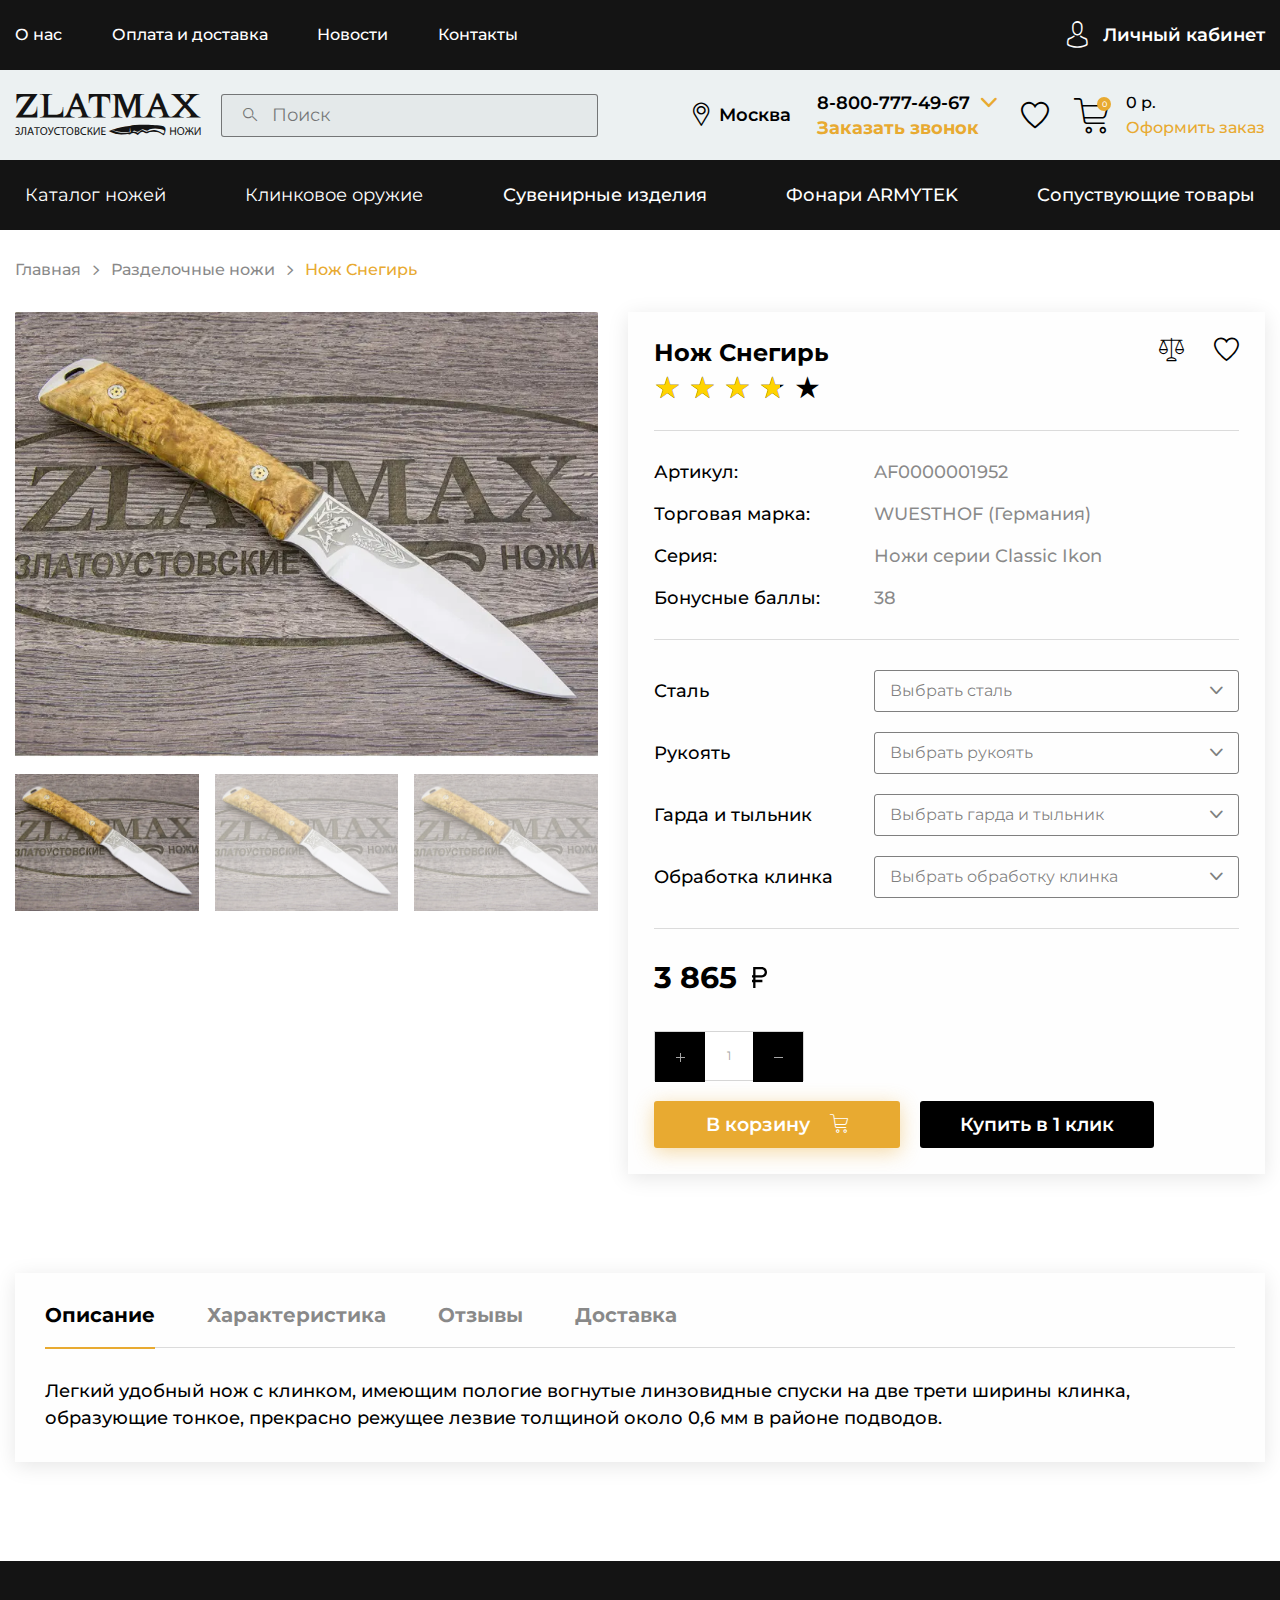
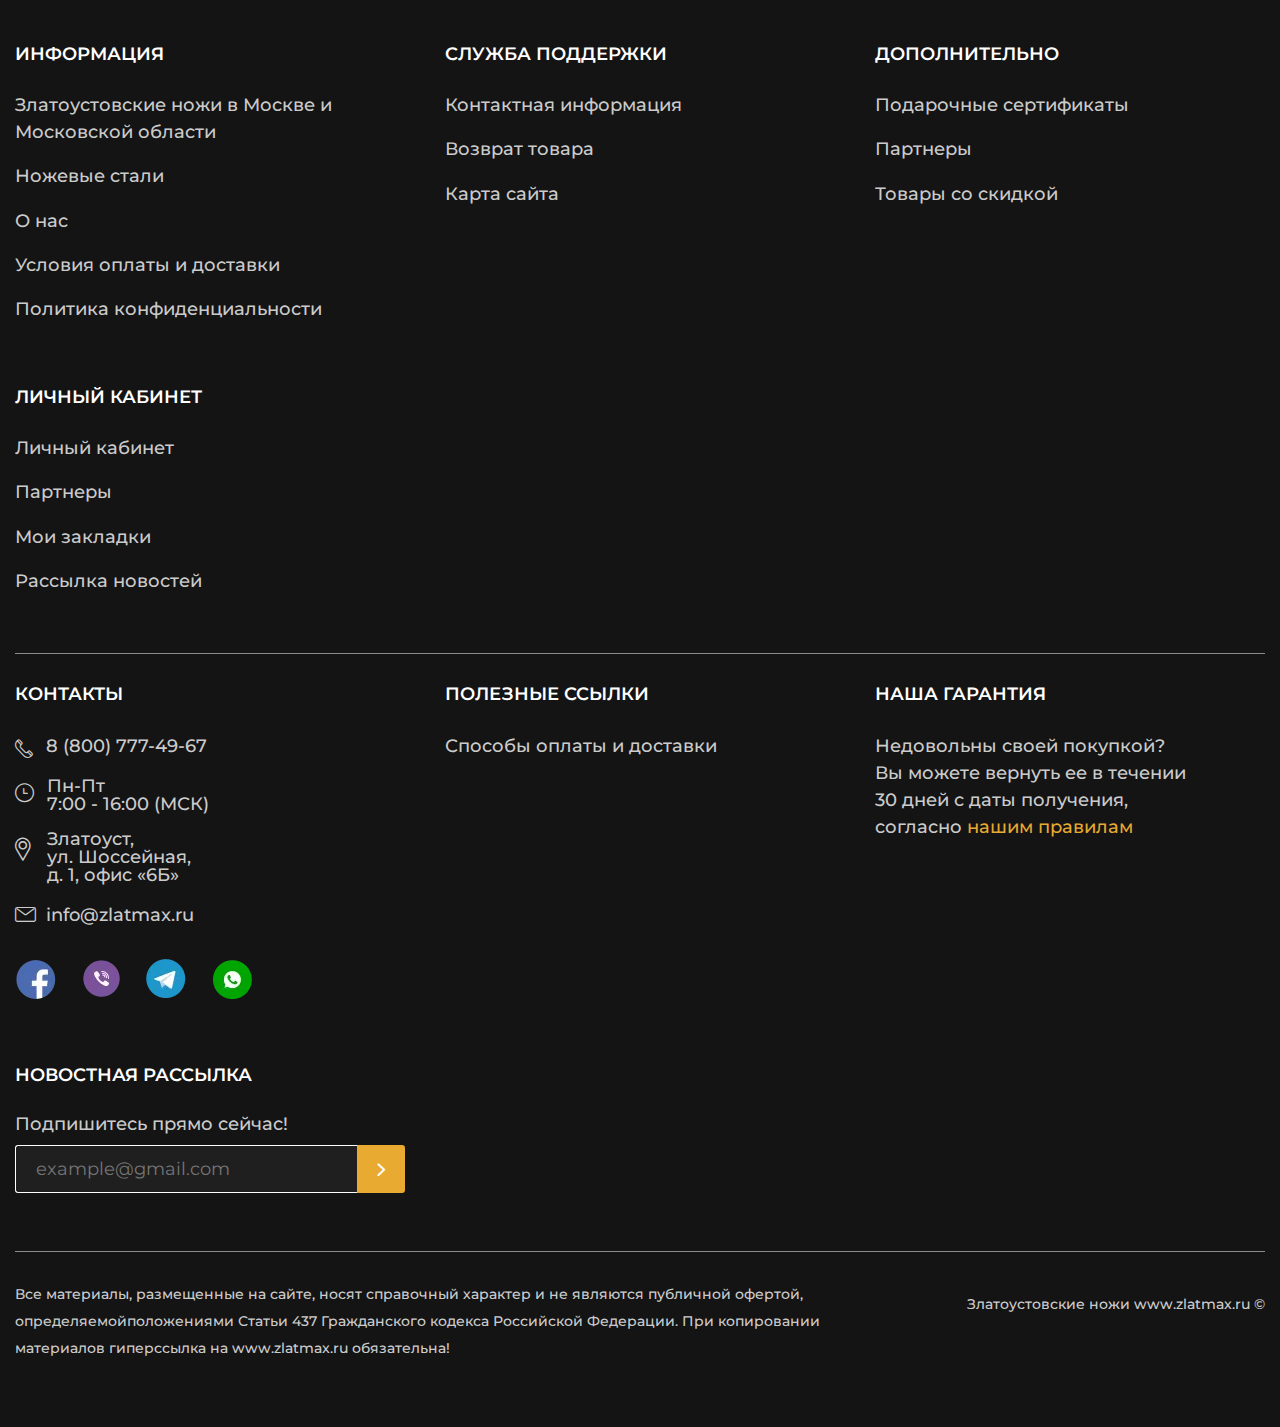
<file: static/product.html>
<!DOCTYPE html>
<html lang="ru">

<head>
    <title>Карточка Товара</title>
    <meta charset="UTF-8">
    <meta name="format-detection" content="telephone=no">
    <!-- <style>body{opacity: 0;}</style> -->
    <link rel="stylesheet" href="css/style.min.css?_v=20230216102643">
    <link rel="shortcut icon" href="">
    <!-- <meta name="robots" content="noindex, nofollow"> -->
    <meta name="viewport" content="width=device-width, initial-scale=1.0">
</head>

<body>
<div class="wrapper">
    <header class="header">
        <div class="header__top top-header">
            <div class="top-header__container">
                <nav class="top-header__menu menu-top-header">
                    <ul data-da=".menu__body, 991.98" class="menu-top-header__list">
                        <li class="menu-top-header__item menu-top-header__item_catalog">
                            <a href="" class="menu-top-header__link menu-top-header__link_catalog _icon-arrow-bottom">Каталог
                                товаров</a>
                        </li>
                        <li class="menu-top-header__item"><a href="" class="menu-top-header__link">О нас</a></li>
                        <li class="menu-top-header__item"><a href="" class="menu-top-header__link">Оплата и доставка</a>
                        </li>
                        <li class="menu-top-header__item"><a href="" class="menu-top-header__link">Новости</a></li>
                        <li class="menu-top-header__item"><a href="" class="menu-top-header__link">Контакты</a></li>
                    </ul>
                </nav>
                <a href="" class="top-header__user _icon-user"><span>Личный кабинет</span></a>
                <nav hidden class="menu">
                    <button type="button" class="menu__icon icon-menu"><span></span></button>
                    <div class="menu__body">
                    </div>
                </nav>
            </div>
        </div>
        <div class="header__body body-header">
            <div class="body-header__container">
                <a href="../home/templates/home/index.html" class="body-header__logo"></a>
                <div data-da=".catalog-header__container, 479.98" class="body-header__search">
                    <form action="#" class="search-header">
                        <button type="submit" class="search-header__button _icon-search"></button>
                        <input autocomplete="off" type="text" name="form[]" data-error="Ошибка" placeholder="Поиск"
                               class="search-header__input">
                    </form>
                </div>
                <div class="body-header__actions actions-header">
                    <a href="" class="actions-header__location _icon-location"><span>Москва</span></a>
                    <div data-da=".top-header__container, 991.98, first" class="actions-header__phones phones-header">
                        <div data-spollers class="phones-header__items">
                            <div class="phones-header__item">
                                <a href="tel:88007774967" class="phones-header__phone"><span>8-800-777-49-67</span></a>
                                <button type="button" data-spoller
                                        class="phones-header__arrow _icon-arrow-bottom"></button>
                                <ul class="phones-header__list">
                                    <li><a href="tel:88007774968" class="phones-header__phone">8-800-777-49-68</a></li>
                                    <li><a href="tel:88007774969" class="phones-header__phone">8-800-777-49-69</a></li>
                                    <li><a href="tel:88007774970" class="phones-header__phone">8-800-777-49-70</a></li>
                                </ul>
                            </div>
                        </div>
                        <button type="submit" data-popup="#callback" class="phones-header__callback">Заказать звонок
                        </button>
                    </div>
                    <a href="" data-da=".top-header__container, 991.98, 2"
                       class="actions-header__favorite _icon-favorite"></a>
                    <a href="" data-da=".top-header__container, 991.98, 2" class="actions-header__cart cart-header">
                        <div class="cart-header__icon _icon-cart"><span>0</span></div>
                        <div class="cart-header__body">
                            <div class="cart-header__summ">0 р.</div>
                            <div class="cart-header__link">Оформить заказ</div>
                        </div>
                    </a>
                </div>
            </div>
        </div>
        <div class="header__catalog catalog-header">
            <div class="catalog-header__container">
                <nav class="catalog-header__menu menu-catalog">
                    <button type="button" class="menu-catalog__back _icon-back">Назад</button>
                    <ul class="menu-catalog__list">
                        <li class="menu-catalog__item">
                            <button data-parent="1" class="menu-catalog__link">Каталог ножей</button>
                        </li>
                        <li class="menu-catalog__item">
                            <button data-parent="2" class="menu-catalog__link">Клинковое оружие</button>
                        </li>
                        <li class="menu-catalog__item"><a href="" class="menu-catalog__link">Сувенирные изделия</a></li>
                        <li class="menu-catalog__item"><a href="" class="menu-catalog__link">Фонари ARMYTEK</a></li>
                        <li class="menu-catalog__item"><a href="" class="menu-catalog__link">Сопуствующие товары</a>
                        </li>
                    </ul>
                    <div class="menu-catalog__sub-menu sub-menu-catalog">
                        <button type="button" class="sub-menu-catalog__back _icon-back">Назад</button>
                        <div class="sub-menu-catalog__container">
                            <div hidden data-submenu="1" class="sub-menu-catalog__block">
                                <div class="sub-menu-catalog__category">
                                    <a href="" class="sub-menu-catalog__link-category">Категория ножей</a>
                                </div>
                                <div class="sub-menu-catalog__category">
                                    <a href="" class="sub-menu-catalog__link-category">Производство ножей</a>
                                </div>
                                <div class="sub-menu-catalog__category">
                                    <a href="" class="sub-menu-catalog__link-category">Ножи по маркам стали</a>
                                </div>
                                <div class="sub-menu-catalog__category">
                                    <a href="" class="sub-menu-catalog__link-category">Заточка и полировка ножей</a>
                                </div>
                                <div class="sub-menu-catalog__category">
                                    <a href="" class="sub-menu-catalog__link-category">Ножевая мастерская</a>
                                </div>
                                <ul class="sub-menu-catalog__list">
                                    <li class="sub-menu-catalog__item">
                                        <a href="catalog.html" target="_blank" class=" sub-menu-catalog__link">Разделочные
                                            ножи</a>
                                    </li>
                                    <li class="sub-menu-catalog__item"><a href="" class="sub-menu-catalog__link">Туристические
                                        ножи</a></li>
                                    <li class="sub-menu-catalog__item"><a href="" class="sub-menu-catalog__link">Ножи
                                        охотничьи</a></li>
                                    <li class="sub-menu-catalog__item"><a href="" class="sub-menu-catalog__link">Булатные
                                        ножи</a></li>
                                    <li class="sub-menu-catalog__item"><a href="" class="sub-menu-catalog__link">Ножи из
                                        дамаска</a></li>
                                    <li class="sub-menu-catalog__item"><a href="" class="sub-menu-catalog__link">Тактического
                                        назначения</a></li>
                                    <li class="sub-menu-catalog__item"><a href="" class="sub-menu-catalog__link">Метательные
                                        ножи</a></li>
                                    <li class="sub-menu-catalog__item"><a href="" class="sub-menu-catalog__link">Мачете
                                        и кукри</a></li>
                                    <li class="sub-menu-catalog__item"><a href="" class="sub-menu-catalog__link">Ножи
                                        кухонные</a></li>
                                </ul>
                                <ul class="sub-menu-catalog__list">
                                    <li class="sub-menu-catalog__item"><a href="" class="sub-menu-catalog__link">Ножи
                                        АИР</a></li>
                                    <li class="sub-menu-catalog__item"><a href="" class="sub-menu-catalog__link">Ножи
                                        ЗИК</a></li>
                                    <li class="sub-menu-catalog__item"><a href="" class="sub-menu-catalog__link">Ножи
                                        ЗЗОСС</a></li>
                                    <li class="sub-menu-catalog__item"><a href="" class="sub-menu-catalog__link">Ножи
                                        РОСоружие</a></li>
                                    <li class="sub-menu-catalog__item"><a href="" class="sub-menu-catalog__link">Ножи
                                        Оружейник</a></li>
                                    <li class="sub-menu-catalog__item"><a href="" class="sub-menu-catalog__link">Булат
                                        Сергея Баранова</a></li>
                                    <li class="sub-menu-catalog__item"><a href="" class="sub-menu-catalog__link">Булат
                                        Андрея Умерова</a></li>
                                    <li class="sub-menu-catalog__item"><a href="" class="sub-menu-catalog__link">Ножи
                                        Златко</a></li>
                                    <li class="sub-menu-catalog__item"><a href="" class="sub-menu-catalog__link">Ножи
                                        Стиль-М</a></li>
                                    <li class="sub-menu-catalog__item"><a href="" class="sub-menu-catalog__link">Оружейная
                                        компания</a></li>
                                </ul>
                                <ul class="sub-menu-catalog__list">
                                    <li class="sub-menu-catalog__item"><a href="" class="sub-menu-catalog__link">Ножи из
                                        стали 40х102С2М</a></li>
                                    <li class="sub-menu-catalog__item"><a href="" class="sub-menu-catalog__link">Ножи из
                                        стали 95х18</a></li>
                                    <li class="sub-menu-catalog__item"><a href="" class="sub-menu-catalog__link">Ножи из
                                        стали 100х13м</a></li>
                                    <li class="sub-menu-catalog__item"><a href="" class="sub-menu-catalog__link">Ножи из
                                        стали 110х18м-ШД</a></li>
                                    <li class="sub-menu-catalog__item"><a href="" class="sub-menu-catalog__link">Ножи из
                                        стали ЭИ-107 ТЦ</a></li>
                                    <li class="sub-menu-catalog__item"><a href="" class="sub-menu-catalog__link">Ножи из
                                        стали 50х14МФ</a></li>
                                    <li class="sub-menu-catalog__item"><a href="" class="sub-menu-catalog__link">Ножи из
                                        стали AUS-8</a></li>
                                    <li class="sub-menu-catalog__item"><a href="" class="sub-menu-catalog__link">Ножи из
                                        стали К340</a></li>
                                    <li class="sub-menu-catalog__item"><a href="" class="sub-menu-catalog__link">Ножи из
                                        стали M390</a></li>
                                    <li class="sub-menu-catalog__item"><a href="" class="sub-menu-catalog__link">Ножи из
                                        стали ЭП-766</a></li>
                                </ul>
                                <ul class="sub-menu-catalog__list">
                                    <li class="sub-menu-catalog__item"><a href="" class="sub-menu-catalog__link">Паста
                                        ГОИ</a></li>
                                    <li class="sub-menu-catalog__item"><a href="" class="sub-menu-catalog__link">Алмазная
                                        паста</a></li>
                                    <li class="sub-menu-catalog__item"><a href="" class="sub-menu-catalog__link">Бруски
                                        и камни для заточки</a></li>
                                    <li class="sub-menu-catalog__item"><a href="" class="sub-menu-catalog__link">Заточные
                                        системы</a></li>
                                </ul>
                                <ul class="sub-menu-catalog__list">
                                    <li class="sub-menu-catalog__item"><a href="" class="sub-menu-catalog__link">Ножевые
                                        клинки</a></li>
                                    <li class="sub-menu-catalog__item"><a href="" class="sub-menu-catalog__link">Заготовки
                                        для ножей</a></li>
                                    <li class="sub-menu-catalog__item"><a href="" class="sub-menu-catalog__link">Литье
                                        для ножей</a></li>
                                    <li class="sub-menu-catalog__item"><a href="" class="sub-menu-catalog__link">Материалы
                                        для рукоятей</a></li>
                                    <li class="sub-menu-catalog__item"><a href="" class="sub-menu-catalog__link">Уход за
                                        рукоятиями ножей</a></li>
                                </ul>
                                <div class="sub-menu-catalog__footer">
                                    <a href="" class="sub-menu-catalog__all">Смотреть все</a>
                                </div>
                                <div class="sub-menu-catalog__footer">
                                    <a href="" class="sub-menu-catalog__all">Смотреть все</a>
                                </div>
                                <div class="sub-menu-catalog__footer">
                                    <a href="" class="sub-menu-catalog__all">Смотреть все</a>
                                </div>
                                <div class="sub-menu-catalog__footer">
                                    <a href="" class="sub-menu-catalog__all">Смотреть все</a>
                                </div>
                                <div class="sub-menu-catalog__footer">
                                    <a href="" class="sub-menu-catalog__all">Смотреть все</a>
                                </div>
                            </div>
                            <div hidden data-submenu="2" class="sub-menu-catalog__block">
                                <div class="sub-menu-catalog__category">
                                    <a href="" class="sub-menu-catalog__link-category">Категория ножей</a>
                                </div>
                                <div class="sub-menu-catalog__category">
                                    <a href="" class="sub-menu-catalog__link-category">Производство ножей</a>
                                </div>
                                <ul class="sub-menu-catalog__list">
                                    <li class="sub-menu-catalog__item"><a href="" class="sub-menu-catalog__link">Разделочные
                                        ножи</a></li>
                                    <li class="sub-menu-catalog__item"><a href="" class="sub-menu-catalog__link">Туристические
                                        ножи</a></li>
                                    <li class="sub-menu-catalog__item"><a href="" class="sub-menu-catalog__link">Ножи
                                        охотничьи</a></li>
                                    <li class="sub-menu-catalog__item"><a href="" class="sub-menu-catalog__link">Булатные
                                        ножи</a></li>
                                    <li class="sub-menu-catalog__item"><a href="" class="sub-menu-catalog__link">Ножи из
                                        дамаска</a></li>
                                    <li class="sub-menu-catalog__item"><a href="" class="sub-menu-catalog__link">Тактического
                                        назначения</a></li>
                                    <li class="sub-menu-catalog__item"><a href="" class="sub-menu-catalog__link">Метательные
                                        ножи</a></li>
                                    <li class="sub-menu-catalog__item"><a href="" class="sub-menu-catalog__link">Мачете
                                        и кукри</a></li>
                                    <li class="sub-menu-catalog__item"><a href="" class="sub-menu-catalog__link">Ножи
                                        кухонные</a></li>
                                </ul>
                                <ul class="sub-menu-catalog__list">
                                    <li class="sub-menu-catalog__item"><a href="" class="sub-menu-catalog__link">Ножи
                                        АИР</a></li>
                                    <li class="sub-menu-catalog__item"><a href="" class="sub-menu-catalog__link">Ножи
                                        ЗИК</a></li>
                                    <li class="sub-menu-catalog__item"><a href="" class="sub-menu-catalog__link">Ножи
                                        ЗЗОСС</a></li>
                                    <li class="sub-menu-catalog__item"><a href="" class="sub-menu-catalog__link">Ножи
                                        РОСоружие</a></li>
                                    <li class="sub-menu-catalog__item"><a href="" class="sub-menu-catalog__link">Ножи
                                        Оружейник</a></li>
                                    <li class="sub-menu-catalog__item"><a href="" class="sub-menu-catalog__link">Булат
                                        Сергея Баранова</a></li>
                                    <li class="sub-menu-catalog__item"><a href="" class="sub-menu-catalog__link">Булат
                                        Андрея Умерова</a></li>
                                    <li class="sub-menu-catalog__item"><a href="" class="sub-menu-catalog__link">Ножи
                                        Златко</a></li>
                                    <li class="sub-menu-catalog__item"><a href="" class="sub-menu-catalog__link">Ножи
                                        Стиль-М</a></li>
                                    <li class="sub-menu-catalog__item"><a href="" class="sub-menu-catalog__link">Оружейная
                                        компания</a></li>
                                </ul>
                                <div class="sub-menu-catalog__footer">
                                    <a href="" class="sub-menu-catalog__all">Смотреть все</a>
                                </div>
                                <div class="sub-menu-catalog__footer">
                                    <a href="" class="sub-menu-catalog__all">Смотреть все</a>
                                </div>
                            </div>
                        </div>
                    </div>
                </nav>
            </div>
        </div>
    </header>
    <main class="page page_inner">
        <div class="page__header">
            <div class="page__container">
                <nav class="page__breadcrumbs breadcrumbs">
                    <ul class="breadcrumbs__list">
                        <li class="breadcrumbs__item">
                            <a href="" class="breadcrumbs__link">Главная</a>
                        </li>
                        <li class="breadcrumbs__item">
                            <a href="" class="breadcrumbs__link">Разделочные ножи</a>
                        </li>
                        <li class="breadcrumbs__item">
                            <span class="breadcrumbs__current">Нож Снегирь</span>
                        </li>
                    </ul>
                </nav>
            </div>
        </div>
        <div class="product">
            <div class="product__container">
                <div class="product__main main-product">
                    <div class="main-product__images images-product">
                        <div class="images-product__slider swiper">
                            <div class="images-product__wrapper swiper-wrapper">
                                <div class="images-product__slide-ibg swiper-slide">
                                    <picture>
                                        <source srcset="img/product/01.webp" type="image/webp">
                                        <img src="img/product/01.jpg" alt="image"></picture>
                                </div>
                                <div class="images-product__slide-ibg swiper-slide">
                                    <picture>
                                        <source srcset="img/product/01.webp" type="image/webp">
                                        <img src="img/product/01.jpg" alt="image"></picture>
                                </div>
                                <div class="images-product__slide-ibg swiper-slide">
                                    <picture>
                                        <source srcset="img/product/01.webp" type="image/webp">
                                        <img src="img/product/01.jpg" alt="image"></picture>
                                </div>
                                <div class="images-product__slide-ibg swiper-slide">
                                    <picture>
                                        <source srcset="img/product/01.webp" type="image/webp">
                                        <img src="img/product/01.jpg" alt="image"></picture>
                                </div>
                                <div class="images-product__slide-ibg swiper-slide">
                                    <picture>
                                        <source srcset="img/product/01.webp" type="image/webp">
                                        <img src="img/product/01.jpg" alt="image"></picture>
                                </div>
                            </div>
                        </div>
                        <div class="images-product__thumbs thumbs-images swiper">
                            <div class="thumbs-images__wrapper swiper-wrapper">
                                <div class="thumbs-images__slide-ibg swiper-slide">
                                    <picture>
                                        <source srcset="img/product/01.webp" type="image/webp">
                                        <img src="img/product/01.jpg" alt="image"></picture>
                                </div>
                                <div class="thumbs-images__slide-ibg swiper-slide">
                                    <picture>
                                        <source srcset="img/product/01.webp" type="image/webp">
                                        <img src="img/product/01.jpg" alt="image"></picture>
                                </div>
                                <div class="thumbs-images__slide-ibg swiper-slide">
                                    <picture>
                                        <source srcset="img/product/01.webp" type="image/webp">
                                        <img src="img/product/01.jpg" alt="image"></picture>
                                </div>
                                <div class="thumbs-images__slide-ibg swiper-slide">
                                    <picture>
                                        <source srcset="img/product/01.webp" type="image/webp">
                                        <img src="img/product/01.jpg" alt="image"></picture>
                                </div>
                                <div class="thumbs-images__slide-ibg swiper-slide">
                                    <picture>
                                        <source srcset="img/product/01.webp" type="image/webp">
                                        <img src="img/product/01.jpg" alt="image"></picture>
                                </div>
                            </div>
                        </div>
                    </div>
                    <div class="main-product__body body-product">
                        <div class="body-product__header header-product">
                            <div class="header-product__line">
                                <h1 class="header-product__title">Нож Снегирь</h1>
                                <a href="" class="header-product__link _icon-compare"></a>
                                <a href="" class="header-product__link _icon-favorite"></a>
                            </div>
                            <div class="header-product__rating rating">
                                <div class="rating__body">
                                    <div class="rating__active"></div>
                                    <div class="rating__items">
                                        <input type="radio" class="rating__item" value="1" name="rating">
                                        <input type="radio" class="rating__item" value="2" name="rating">
                                        <input type="radio" class="rating__item" value="3" name="rating">
                                        <input type="radio" class="rating__item" value="4" name="rating">
                                        <input type="radio" class="rating__item" value="5" name="rating">
                                    </div>
                                </div>
                                <div class="rating__value">3.6</div>
                            </div>
                        </div>
                        <div class="body-product__table table-product">
                            <div class="table-product__label">Артикул:</div>
                            <div class="table-product__value">AF0000001952</div>
                            <div class="table-product__label">Торговая марка:</div>
                            <div class="table-product__value">WUESTHOF (Германия)</div>
                            <div class="table-product__label">Серия:</div>
                            <div class="table-product__value">Ножи серии Classic Ikon</div>
                            <div class="table-product__label">Бонусные баллы:</div>
                            <div class="table-product__value">38</div>
                        </div>
                        <div class="body-product__options options-product">
                            <div class="options-product__label">Сталь</div>
                            <div class="options-product__value">
                                <select name="form[]" class="form">
                                    <option value="1" selected>Выбрать сталь</option>
                                    <option value="2">Пункт №2</option>
                                    <option value="3">Пункт №3</option>
                                    <option value="4">Пункт №4</option>
                                </select>
                            </div>
                            <div class="options-product__label">Рукоять</div>
                            <div class="options-product__value">
                                <select name="form[]" class="form">
                                    <option value="1" selected>Выбрать рукоять</option>
                                    <option value="2">Пункт №2</option>
                                    <option value="3">Пункт №3</option>
                                    <option value="4">Пункт №4</option>
                                </select>
                            </div>
                            <div class="options-product__label">Гарда и тыльник</div>
                            <div class="options-product__value">
                                <select name="form[]" class="form">
                                    <option value="1" selected>Выбрать гарда и тыльник</option>
                                    <option value="2">Пункт №2</option>
                                    <option value="3">Пункт №3</option>
                                    <option value="4">Пункт №4</option>
                                </select>
                            </div>
                            <div class="options-product__label">Обработка клинка</div>
                            <div class="options-product__value">
                                <select name="form[]" class="form">
                                    <option value="1" selected>Выбрать обработку клинка</option>
                                    <option value="2">Пункт №2</option>
                                    <option value="3">Пункт №3</option>
                                    <option value="4">Пункт №4</option>
                                </select>
                            </div>
                        </div>
                        <div class="body-product__actions actions-product">
                            <div class="actions-product__price">3 865</div>
                            <div class="actions-product__row">
                                <div class="actions-product__quantity quantity">
                                    <button type="button" class="quantity__button quantity__button_plus"></button>
                                    <div class="quantity__input">
                                        <input autocomplete="off" type="text" name="form[]" value="1">
                                    </div>
                                    <button type="button" class="quantity__button quantity__button_minus"></button>
                                </div>
                                <div class="actions-product__buttons">
                                    <a href="" class="actions-product__cart button"><span
                                            class="_icon-cart">В корзину</span></a>
                                    <a href="" class="actions-product__cart button button_black">Купить в 1 клик</a>
                                </div>
                            </div>
                        </div>
                    </div>
                </div>
                <div data-tabs="992" class="product__info product-info">
                    <nav data-tabs-titles class="product-info__navigation">
                        <button type="button" class="product-info__title _tab-active">Описание</button>
                        <button type="button" class="product-info__title">Характеристика</button>
                        <button type="button" class="product-info__title">Отзывы</button>
                        <button type="button" class="product-info__title">Доставка</button>
                    </nav>
                    <div data-tabs-body class="product-info__content">
                        <div class="product-info__body">
                            Легкий удобный нож с клинком, имеющим пологие вогнутые линзовидные спуски на две трети
                            ширины клинка, образующие
                            тонкое,
                            прекрасно режущее лезвие толщиной около 0,6 мм в районе подводов.
                        </div>
                        <div class="product-info__body">
                            Обух клинка со спинкой рукояти имеет одну плавную дугообразную линию. На пяте перед рукоятью
                            есть подпальцевый вырез
                            для точных работ.
                        </div>
                        <div class="product-info__body">
                            Необходимо проявлять некоторую осторожность при работе с большими боковыми нагрузками на
                            лезвие ножа, ввиду
                            небольшой толщины клинка
                            в рабочей части.
                        </div>
                        <div class="product-info__body">
                            Монтаж рукояти накладной плашечный. На навершии рукояти, функцию которого выполняет
                            выступающий из под плашек
                            хвостовик,
                            имеется отверстие под темляк. Этот нож удобный помощник при работе с продуктами и охоте на
                            боровую и водоплавающую
                            дичь.
                        </div>
                    </div>
                </div>
            </div>
        </div>
    </main>
    <footer class="footer">
        <div class="footer__container">
            <div class="footer__body body-footer">
                <div class="body-footer__row">
                    <div class="body-footer__item item-footer">
                        <div data-spollers="767.98" class="item-footer__spoller spoller-item-footer">
                            <div class="spoller-item-footer__item">
                                <button type="button" data-spoller class="spoller-item-footer__title">ИНФОРМАЦИЯ
                                </button>
                                <div class="spoller-item-footer__body">
                                    <nav class="menu-footer">
                                        <ul class="menu-footer__list">
                                            <li class="menu-footer__item">
                                                <a href="" class="menu-footer__link">
                                                    Златоустовские ножи в Москве и Московской
                                                    области
                                                </a>
                                            </li>
                                            <li class="menu-footer__item"><a href="" class="menu-footer__link">Ножевые
                                                стали</a></li>
                                            <li class="menu-footer__item"><a href="" class="menu-footer__link">О нас</a>
                                            </li>
                                            <li class="menu-footer__item"><a href="" class="menu-footer__link">Условия
                                                оплаты и доставки</a></li>
                                            <li class="menu-footer__item"><a href="" class="menu-footer__link">Политика
                                                конфиденциальности</a></li>
                                        </ul>
                                    </nav>
                                </div>
                            </div>
                        </div>
                    </div>
                    <div class="body-footer__item item-footer">
                        <div data-spollers="767.98" class="item-footer__spoller spoller-item-footer">
                            <div class="spoller-item-footer__item">
                                <button type="button" data-spoller class="spoller-item-footer__title">СЛУЖБА ПОДДЕРЖКИ
                                </button>
                                <div class="spoller-item-footer__body">
                                    <nav class="menu-footer">
                                        <ul class="menu-footer__list">
                                            <li class="menu-footer__item"><a href="" class="menu-footer__link">Контактная
                                                информация</a></li>
                                            <li class="menu-footer__item"><a href="" class="menu-footer__link">Возврат
                                                товара</a></li>
                                            <li class="menu-footer__item"><a href="" class="menu-footer__link">Карта
                                                сайта</a></li>
                                        </ul>
                                    </nav>
                                </div>
                            </div>
                        </div>
                    </div>
                    <div class="body-footer__item item-footer">
                        <div data-spollers="767.98" class="item-footer__spoller spoller-item-footer">
                            <div class="spoller-item-footer__item">
                                <button type="button" data-spoller class="spoller-item-footer__title">ДОПОЛНИТЕЛЬНО
                                </button>
                                <div class="spoller-item-footer__body">
                                    <nav class="menu-footer">
                                        <ul class="menu-footer__list">
                                            <li class="menu-footer__item"><a href="" class="menu-footer__link">Подарочные
                                                сертификаты</a></li>
                                            <li class="menu-footer__item"><a href=""
                                                                             class="menu-footer__link">Партнеры</a></li>
                                            <li class="menu-footer__item"><a href="" class="menu-footer__link">Товары со
                                                скидкой</a></li>
                                        </ul>
                                    </nav>
                                </div>
                            </div>
                        </div>
                    </div>
                    <div class="body-footer__item item-footer">
                        <div data-spollers="767.98" class="item-footer__spoller spoller-item-footer">
                            <div class="spoller-item-footer__item">
                                <button type="button" data-spoller class="spoller-item-footer__title">ЛИЧНЫЙ КАБИНЕТ
                                </button>
                                <div class="spoller-item-footer__body">
                                    <nav class="menu-footer">
                                        <ul class="menu-footer__list">
                                            <li class="menu-footer__item"><a href="" class="menu-footer__link">Личный
                                                кабинет</a></li>
                                            <li class="menu-footer__item"><a href=""
                                                                             class="menu-footer__link">Партнеры</a></li>
                                            <li class="menu-footer__item"><a href="" class="menu-footer__link">Мои
                                                закладки</a></li>
                                            <li class="menu-footer__item"><a href="" class="menu-footer__link">Рассылка
                                                новостей</a></li>
                                        </ul>
                                    </nav>
                                </div>
                            </div>
                        </div>
                    </div>
                </div>
                <div class="body-footer__row">
                    <div class="body-footer__item item-footer">
                        <div data-spollers="767.98" class="item-footer__spoller spoller-item-footer">
                            <div data-spollers="767.98" class="item-footer__spoller spoller-item-footer">
                                <div class="spoller-item-footer__item">
                                    <button type="button" data-spoller class="spoller-item-footer__title"> КОНТАКТЫ
                                    </button>
                                    <div class="spoller-item-footer__body">
                                        <nav class="menu-footer">
                                            <ul class="menu-footer__list">
                                                <li class="menu-footer__item">
                                                    <a href="tel:88007774967"
                                                       class="menu-footer__link _icon-footer-phone">8 (800)
                                                        777-49-67</a>
                                                </li>
                                                <li class="menu-footer__item _icon-footer-clock">
                                                    <div>
                                                        <p>Пн-Пт</p>
                                                        <p>7:00 - 16:00 (МСК)</p>
                                                    </div>
                                                </li>
                                                <li class="menu-footer__item _icon-footer-location">
                                                    <div>
                                                        <p>Златоуст,</p>
                                                        <p>ул. Шоссейная,</p>
                                                        <p>д. 1, офис «6Б»</p>
                                                    </div>
                                                </li>
                                                <li class="menu-footer__item">
                                                    <a href="mailto:info@zlatmax.ru"
                                                       class="menu-footer__link _icon-footer-mail">
                                                        info@zlatmax.ru
                                                    </a>
                                                </li>
                                            </ul>
                                        </nav>
                                        <ul class="social-menu-footer">
                                            <li class="social-menu-footer__item">
                                                <a href="" class="sotial-menu-footer__link">
                                                    <picture>
                                                        <source srcset="img/icons/social/facebook.webp"
                                                                type="image/webp">
                                                        <img src="img/icons/social/facebook.png" alt="facebook">
                                                    </picture>
                                                </a>
                                            </li>
                                            <li class="social-menu-footer__item">
                                                <a href="" class="sotial-menu-footer__link">
                                                    <picture>
                                                        <source srcset="img/icons/social/viber.webp" type="image/webp">
                                                        <img src="img/icons/social/viber.png" alt="viber"></picture>
                                                </a>
                                            </li>
                                            <li class="social-menu-footer__item">
                                                <a href="" class="sotial-menu-footer__link">
                                                    <picture>
                                                        <source srcset="img/icons/social/telegram.webp"
                                                                type="image/webp">
                                                        <img src="img/icons/social/telegram.png" alt="telegram">
                                                    </picture>
                                                </a>
                                            </li>
                                            <li class="social-menu-footer__item">
                                                <a href="" class="sotial-menu-footer__link">
                                                    <picture>
                                                        <source srcset="img/icons/social/whatsapp.webp"
                                                                type="image/webp">
                                                        <img src="img/icons/social/whatsapp.png" alt="whatsapp">
                                                    </picture>
                                                </a>
                                            </li>
                                        </ul>
                                    </div>
                                </div>
                            </div>
                        </div>
                    </div>
                    <div class="body-footer__item item-footer">
                        <div data-spollers="767.98" class="item-footer__spoller spoller-item-footer">
                            <div class="spoller-item-footer__item">
                                <button type="button" data-spoller class="spoller-item-footer__title">ПОЛЕЗНЫЕ ССЫЛКИ
                                </button>
                                <div class="spoller-item-footer__body">
                                    <nav class="menu-footer">
                                        <ul class="menu-footer__list">
                                            <li class="menu-footer__item"><a href="" class="menu-footer__link">Способы
                                                оплаты и доставки</a></li>
                                        </ul>
                                    </nav>
                                </div>
                            </div>
                        </div>
                    </div>
                    <div class="body-footer__item item-footer">
                        <div data-spollers="767.98" class="item-footer__spoller spoller-item-footer">
                            <div class="spoller-item-footer__item">
                                <button type="button" data-spoller class="spoller-item-footer__title">НАША ГАРАНТИЯ
                                </button>
                                <div class="spoller-item-footer__body">
                                    <div class="spoller-item-footer__text">
                                        Недовольны своей покупкой?
                                        Вы можете вернуть ее в течении
                                        30 дней с даты получения,
                                        согласно <a href="">нашим правилам</a>
                                    </div>
                                </div>
                            </div>
                        </div>
                    </div>
                    <div class="body-footer__item item-footer">
                        <div data-spollers="767.98" class="item-footer__spoller spoller-item-footer">
                            <div class="spoller-item-footer__item">
                                <button type="button" data-spoller class="spoller-item-footer__title"> НОВОСТНАЯ
                                    РАССЫЛКА
                                </button>
                                <form action="#" class="spoller-item-footer__body footer-subscribe">
                                    <label for="subscribe-input" class="footer-subscribe__label">Подпишитесь прямо
                                        сейчас!</label>
                                    <div class="footer-subscribe__line">
                                        <input id="subscribe-input" autocomplete="off" type="text" name="form[]"
                                               data-required="email" data-error="Ошибка" placeholder="example@gmail.com"
                                               class="footer-subscribe__input">
                                        <button type="submit"
                                                class="footer-subscribe__button _icon-arrow-bottom"></button>
                                    </div>
                                </form>
                            </div>
                        </div>
                    </div>
                </div>
                <div class="body-footer__bottom">
                    <div class="body-footer__rules">
                        Все материалы, размещенные на сайте, носят справочный характер и не являются
                        публичной офертой, определяемойположениями Статьи 437 Гражданского кодекса Российской Федерации.
                        При копировании материалов гиперссылка на www.zlatmax.ru обязательна!
                    </div>
                    <div class="body-footer__copy">Златоустовские ножи <span>www.zlatmax.ru ©</span></div>
                </div>
            </div>
        </div>
    </footer>
</div>
<div id="callback" aria-hidden="true" class="popup">
    <div class="popup__wrapper">
        <div class="popup__content">
            <button data-close type="button" class="popup__close">Закрыть</button>
            <div class="popup__text">
                Тут будет форма
            </div>
        </div>
    </div>
</div>
<script src="js/app.min.js?_v=20230216102643"></script>
</body>

</html>
</file>
<file: css/style.min.css>
@charset "UTF-8";@import url(https://fonts.googleapis.com/css?family=Montserrat:500,600,700&display=swap);@font-face{font-family:icons;font-display:swap;src:url(../fonts/icons.woff2) format("woff2"),url(../fonts/icons.woff) format("woff");font-weight:400;font-style:normal}.body-header__logo,.breadcrumbs__link::after,.menu-catalog__link[data-parent]::before,.phones-header__phone::before,.products-slider__more::after,.select__value:after,.spoller-item-footer__title::after,[class*=_icon-]:before{font-family:icons;font-style:normal;font-weight:400;font-variant:normal;text-transform:none;line-height:1;-webkit-font-smoothing:antialiased;-moz-osx-font-smoothing:grayscale}[class*=_icon-]:before{display:block}._icon-arrow-bottom:before,.menu-catalog__link[data-parent]:before{content:"\e900"}._icon-cart:before{content:"\e901"}._icon-compare:before{content:"\e902"}._icon-favorite:before{content:"\e903"}._icon-footer-clock:before{content:"\e904"}._icon-footer-location:before{content:"\e905"}._icon-footer-mail:before{content:"\e906"}._icon-footer-phone:before,.phones-header__phone:before{content:"\e907"}._icon-location:before{content:"\e908"}._icon-logo:before,.body-header__logo:before{content:"\e909"}._icon-search:before{content:"\e90a"}._icon-spoller-arrow:before{content:"\e90b"}._icon-user:before{content:"\e90c"}._icon-back:before{content:"\e90d"}*{padding:0;margin:0;border:0}*,:after,:before{-webkit-box-sizing:border-box;box-sizing:border-box}body,html{height:100%;min-width:320px}body{color:#000;line-height:1;font-family:Montserrat;font-size:1.125rem;-ms-text-size-adjust:100%;-moz-text-size-adjust:100%;-webkit-text-size-adjust:100%;-webkit-font-smoothing:antialiased;-moz-osx-font-smoothing:grayscale}button,input,textarea{font-family:Montserrat;font-size:inherit}button{cursor:pointer;color:inherit;background-color:inherit}a{color:inherit}a:link,a:visited{text-decoration:none}a:hover{text-decoration:none}ul li{list-style:none}img{vertical-align:top}h1,h2,h3,h4,h5,h6{font-weight:inherit;font-size:inherit}body{font-weight:500}.lock body{overflow:hidden;-ms-touch-action:none;touch-action:none}.wrapper{min-height:100%;display:-webkit-box;display:-ms-flexbox;display:flex;-webkit-box-orient:vertical;-webkit-box-direction:normal;-ms-flex-direction:column;flex-direction:column;overflow:hidden}.wrapper>main{-webkit-box-flex:1;-ms-flex:1 1 auto;flex:1 1 auto}.wrapper>*{min-width:0}[class*=__container]{max-width:99.375rem;-webkit-box-sizing:content-box;box-sizing:content-box;margin:0 auto;padding:0 .9375rem}.button{display:inline-block;padding:0 0;color:#fff;background:#e8aa31;-webkit-box-shadow:0 .25rem 1.25rem rgba(232,170,49,.43);box-shadow:0 .25rem 1.25rem rgba(232,170,49,.43);border-radius:.1875rem;font-weight:600;padding:.5rem 3.25rem;line-height:1.6;-webkit-transition:-webkit-box-shadow .3s ease 0s;transition:-webkit-box-shadow .3s ease 0s;-o-transition:box-shadow .3s ease 0s;transition:box-shadow .3s ease 0s;transition:box-shadow .3s ease 0s,-webkit-box-shadow .3s ease 0s}@supports (font-size:clamp(1.125rem ,1.0942307692rem + 0.1538461538vw ,1.25rem)){.button{font-size:clamp(1.125rem ,1.0942307692rem + .1538461538vw ,1.25rem)}}@supports not (font-size:clamp(1.125rem ,1.0942307692rem + 0.1538461538vw ,1.25rem)){.button{font-size:calc(1.125rem + .125 * (100vw - 20rem)/ 81.25)}}.button_black{background-color:#000;color:#fff;padding:.5rem 2.5rem;-webkit-box-shadow:none;box-shadow:none}.checkbox{position:relative}.checkbox:not(:last-child){margin-bottom:.3125em}.checkbox__input{position:absolute;width:0;height:0;opacity:0}.checkbox__input:focus+.checkbox__label:before{border:1px solid #e8aa31}.checkbox__input:checked+.checkbox__label:after{-webkit-transform:scale(1);-ms-transform:scale(1);transform:scale(1)}.checkbox__label{cursor:pointer;display:-webkit-inline-box;display:-ms-inline-flexbox;display:inline-flex;-webkit-box-align:center;-ms-flex-align:center;align-items:center;position:relative;gap:10px}.checkbox__label:before{content:"";-ms-flex-item-align:start;align-self:flex-start;-webkit-box-flex:0;-ms-flex:0 0 1.125rem;flex:0 0 1.125rem;width:1.125rem;height:1.125rem;border:1px solid rgba(0,0,0,.2);border-radius:.125rem}.checkbox__label::after{content:"";-webkit-transition:all .3s ease 0s;-o-transition:all .3s ease 0s;transition:all .3s ease 0s;-webkit-transform:scale(0);-ms-transform:scale(0);transform:scale(0);position:absolute;width:.75rem;height:.75rem;top:.1875rem;left:.1875rem;border-radius:.125rem;background-color:#e8aa31}.checkbox__text{font-size:1rem;line-height:1.25}.checkbox__text small{color:#e8aa31;margin-left:.9375rem}.select{position:relative}.select__body{position:relative}.select__title{color:inherit;text-align:left;cursor:pointer;width:100%;border:.0625rem solid rgba(0,0,0,.5);border-radius:.1875rem;font-size:1rem;line-height:1.25}.select__value{display:-webkit-box;display:-ms-flexbox;display:flex;-webkit-box-align:center;-ms-flex-align:center;align-items:center;height:2.5rem;padding:0 .9375rem;gap:.625rem;color:rgba(0,0,0,.5)}.select__value>*{-webkit-box-flex:1;-ms-flex:1 1 auto;flex:1 1 auto}.select__value:after{content:"\e900";font-size:.5rem;color:rgba(0,0,0,.5);-ms-flex-item-align:stretch;-ms-grid-row-align:stretch;align-self:stretch;-webkit-box-flex:0;-ms-flex:0 0 10px;flex:0 0 10px;-webkit-transition:all .3s ease 0s;-o-transition:all .3s ease 0s;transition:all .3s ease 0s;display:-webkit-box;display:-ms-flexbox;display:flex;-webkit-box-pack:center;-ms-flex-pack:center;justify-content:center;-webkit-box-align:center;-ms-flex-align:center;align-items:center}._select-open .select__value:after{-webkit-transform:rotate(-180deg);-ms-transform:rotate(-180deg);transform:rotate(-180deg)}.select__value._select-pseudo-label::before{content:attr(data-pseudo-label);opacity:.5}.select__text{-webkit-box-flex:1;-ms-flex:1 1 auto;flex:1 1 auto}.select__input{width:100%;background-color:transparent;height:100%}.select__options{color:rgba(0,0,0,.5);font-size:1rem;line-height:1.25;position:absolute;top:29px;border-radius:0 0 4px 4px;min-width:100%;left:0;background-color:#fff;border-top:0;border:.0625rem solid rgba(0,0,0,.5);border-top:0;padding:10px 0 5px 0}.select__scroll{overflow-y:auto;overflow-x:hidden;max-height:200px}.select__option{width:100%;text-align:left;cursor:pointer;padding:5px 15px;color:inherit;-webkit-transition:all .3s ease 0s;-o-transition:all .3s ease 0s;transition:all .3s ease 0s}.select__option._select-selected{background-color:#eee}.select__row{display:-webkit-inline-box;display:-ms-inline-flexbox;display:inline-flex;-webkit-box-align:center;-ms-flex-align:center;align-items:center}.select._select-open{z-index:5}._select-tag{cursor:pointer}.rating{display:-webkit-box;display:-ms-flexbox;display:flex;-webkit-box-align:end;-ms-flex-align:end;align-items:flex-end;font-size:1.875rem;line-height:.75;-webkit-transition:opacity .3s ease 0s;-o-transition:opacity .3s ease 0s;transition:opacity .3s ease 0s}.rating.rating_sending{opacity:.2}.rating.rating_set .rating__active,.rating.rating_set .rating__item{cursor:pointer}.rating__body{letter-spacing:.2666666667em;position:relative}.rating__body::before{content:"★★★★★";display:block}.rating__active{position:absolute;width:0%;height:100%;top:0;left:0;overflow:hidden}.rating__active::before{content:"★★★★★";position:absolute;width:100%;height:100%;top:0;left:0;color:#ffd300}.rating__items{display:-webkit-box;display:-ms-flexbox;display:flex;position:absolute;width:100%;height:100%;top:0;left:0}.rating__item{-webkit-box-flex:0;-ms-flex:0 0 20%;flex:0 0 20%;height:100%;opacity:0}.rating__value{display:none;font-size:50%;line-height:1;padding:0 0 0 10px}.rating__info{font-size:1rem;color:#ababab}.quantity{width:150px;height:50px;display:-webkit-box;display:-ms-flexbox;display:flex;border:1px solid rgba(166,166,166,.45)}.quantity__button{-webkit-box-flex:0;-ms-flex:0 0 50px;flex:0 0 50px;height:3.125rem;position:relative;cursor:pointer;background-color:#000}.quantity__button::after,.quantity__button::before{content:"";position:absolute;top:50%;left:50%;-webkit-transition:all .3s ease 0s;-o-transition:all .3s ease 0s;transition:all .3s ease 0s;margin:0 0 0 -4.5px;background-color:#a6a6a6;width:9px;height:1px}.quantity__button_plus::before{-webkit-transform:rotate(-90deg);-ms-transform:rotate(-90deg);transform:rotate(-90deg)}.quantity__input{-webkit-box-flex:1;-ms-flex:1 1 auto;flex:1 1 auto}.quantity__input input{height:100%;color:#a6a6a6;font-size:12px;width:100%;text-align:center}.noUi-target,.noUi-target *{-webkit-touch-callout:none;-webkit-tap-highlight-color:transparent;-webkit-user-select:none;-ms-touch-action:none;touch-action:none;-ms-user-select:none;-moz-user-select:none;user-select:none;-webkit-box-sizing:border-box;box-sizing:border-box}.noUi-target{position:relative}.noUi-base,.noUi-connects{width:100%;height:100%;position:relative;z-index:1}.noUi-connects{overflow:hidden;z-index:0}.noUi-connect,.noUi-origin{will-change:transform;position:absolute;z-index:1;top:0;right:0;height:100%;width:100%;-ms-transform-origin:0 0;-webkit-transform-origin:0 0;-webkit-transform-style:preserve-3d;transform-origin:0 0;-webkit-transform-style:flat;transform-style:flat}.noUi-txt-dir-rtl.noUi-horizontal .noUi-origin{left:0;right:auto}.noUi-vertical .noUi-origin{top:-100%;width:0}.noUi-horizontal .noUi-origin{height:0}.noUi-handle{-webkit-backface-visibility:hidden;backface-visibility:hidden;position:absolute}.noUi-touch-area{height:100%;width:100%}.noUi-state-tap .noUi-connect,.noUi-state-tap .noUi-origin{-webkit-transition:-webkit-transform .3s;transition:-webkit-transform .3s;-o-transition:transform .3s;transition:transform .3s;transition:transform .3s,-webkit-transform .3s}.noUi-state-drag *{cursor:inherit!important}.noUi-horizontal{height:.125rem}.noUi-horizontal .noUi-handle{width:1.125rem;height:1.125rem;right:-.5625rem;top:-.5625rem;border-radius:50%}.noUi-vertical{width:18px}.noUi-vertical .noUi-handle{width:28px;height:34px;right:-6px;bottom:-17px}.noUi-txt-dir-rtl.noUi-horizontal .noUi-handle{left:-17px;right:auto}.noUi-target{background-color:#e8aa31}.noUi-connects{border-radius:3px}.noUi-connect{background-color:#141414}.noUi-draggable{cursor:ew-resize}.noUi-vertical .noUi-draggable{cursor:ns-resize}.noUi-handle{background:#e8aa31;-webkit-box-shadow:0 4px 20px rgba(232,170,49,.3);box-shadow:0 4px 20px rgba(232,170,49,.3);cursor:pointer}.noUi-handle::before{content:"";position:absolute;background-color:#141414;width:.75rem;height:.75rem;border-radius:50%;top:.1875rem;left:.1875rem}.noUi-active .noUi-tooltip{display:block}[disabled] .noUi-connect{background:#b8b8b8}[disabled] .noUi-handle,[disabled].noUi-handle,[disabled].noUi-target{cursor:not-allowed}.noUi-pips,.noUi-pips *{-webkit-box-sizing:border-box;box-sizing:border-box}.noUi-pips{position:absolute;color:#999}.noUi-value{position:absolute;white-space:nowrap;text-align:center}.noUi-value-sub{color:#ccc;font-size:10px}.noUi-marker{position:absolute;background:#ccc}.noUi-marker-sub{background:#aaa}.noUi-marker-large{background:#aaa}.noUi-pips-horizontal{padding:10px 0;height:80px;top:100%;left:0;width:100%}.noUi-value-horizontal{-webkit-transform:translate(-50%,50%);-ms-transform:translate(-50%,50%);transform:translate(-50%,50%)}.noUi-rtl .noUi-value-horizontal{-webkit-transform:translate(50%,50%);-ms-transform:translate(50%,50%);transform:translate(50%,50%)}.noUi-marker-horizontal.noUi-marker{margin-left:-1px;width:2px;height:5px}.noUi-marker-horizontal.noUi-marker-sub{height:10px}.noUi-marker-horizontal.noUi-marker-large{height:15px}.noUi-pips-vertical{padding:0 10px;height:100%;top:0;left:100%}.noUi-value-vertical{-webkit-transform:translate(0,-50%);-ms-transform:translate(0,-50%);transform:translate(0,-50%);padding-left:25px}.noUi-rtl .noUi-value-vertical{-webkit-transform:translate(0,50%);-ms-transform:translate(0,50%);transform:translate(0,50%)}.noUi-marker-vertical.noUi-marker{width:5px;height:2px;margin-top:-1px}.noUi-marker-vertical.noUi-marker-sub{width:10px}.noUi-marker-vertical.noUi-marker-large{width:15px}.noUi-tooltip{display:none;position:absolute;border:1px solid #d9d9d9;border-radius:3px;background:#fff;color:#000;padding:5px;text-align:center;white-space:nowrap}.noUi-horizontal .noUi-tooltip{-webkit-transform:translate(-50%,0);-ms-transform:translate(-50%,0);transform:translate(-50%,0);left:50%;bottom:120%}.noUi-vertical .noUi-tooltip{-webkit-transform:translate(0,-50%);-ms-transform:translate(0,-50%);transform:translate(0,-50%);top:50%;right:120%}.noUi-horizontal .noUi-origin>.noUi-tooltip{-webkit-transform:translate(50%,0);-ms-transform:translate(50%,0);transform:translate(50%,0);left:auto;bottom:10px}.noUi-vertical .noUi-origin>.noUi-tooltip{-webkit-transform:translate(0,-18px);-ms-transform:translate(0,-18px);transform:translate(0,-18px);top:auto;right:28px}body::after{content:"";background-color:rgba(0,0,0,.5);position:fixed;width:100%;height:100%;top:0;left:0;opacity:0;-webkit-transition:opacity .8s ease 0s;-o-transition:opacity .8s ease 0s;transition:opacity .8s ease 0s;pointer-events:none;z-index:149}.popup-show body::after{opacity:1}.popup{position:fixed;top:0;left:0;bottom:0;right:0;padding:30px 10px;-webkit-transition:visibility .8s ease 0s;-o-transition:visibility .8s ease 0s;transition:visibility .8s ease 0s;visibility:hidden;pointer-events:none}.popup_show{z-index:150;visibility:visible;overflow:auto;pointer-events:auto}.popup_show .popup__content{visibility:visible;-webkit-transform:scale(1);-ms-transform:scale(1);transform:scale(1)}.popup__wrapper{display:-webkit-box;display:-ms-flexbox;display:flex;-webkit-box-orient:vertical;-webkit-box-direction:normal;-ms-flex-direction:column;flex-direction:column;-webkit-box-align:center;-ms-flex-align:center;align-items:center;min-height:100%;-webkit-box-flex:1;-ms-flex:1 1 auto;flex:1 1 auto;width:100%;display:flex;-webkit-box-pack:center;-ms-flex-pack:center;justify-content:center;align-items:center}.popup__content{visibility:hidden;-webkit-transform:scale(0);-ms-transform:scale(0);transform:scale(0);-webkit-transition:-webkit-transform .3s ease 0s;transition:-webkit-transform .3s ease 0s;-o-transition:transform .3s ease 0s;transition:transform .3s ease 0s;transition:transform .3s ease 0s,-webkit-transform .3s ease 0s;background-color:#eee;padding:20px;width:100%;max-width:900px;border-radius:20px}.lock .popup__content{visibility:visible}.tabs__navigation{display:-webkit-box;display:-ms-flexbox;display:flex}.tabs__title{border:1px solid #eee;padding:.625rem .9375rem;border-radius:.3125rem}.tabs__title._tab-active{border:1px solid #000}.tabs__content{border:1px solid #eee;padding:.625rem .9375rem}[class*=-ibg]{position:relative}[class*=-ibg] img{position:absolute;width:100%;height:100%;top:0;left:0;-o-object-fit:cover;object-fit:cover}[class*=-ibg_contain] img{-o-object-fit:contain;object-fit:contain}@supports (margin-bottom:clamp(1.875rem ,1.5673076923rem + 1.5384615385vw ,3.125rem)){.products-slider__header:not(:last-child){margin-bottom:clamp(1.875rem ,1.5673076923rem + 1.5384615385vw ,3.125rem)}}@supports not (margin-bottom:clamp(1.875rem ,1.5673076923rem + 1.5384615385vw ,3.125rem)){.products-slider__header:not(:last-child){margin-bottom:calc(1.875rem + 1.25 * (100vw - 20rem)/ 81.25)}}.products-slider__title{font-weight:700;font-size:1.875rem;line-height:1.5333333333;letter-spacing:.05em}.products-slider__more{font-weight:600;font-size:1.125rem;line-height:2.5555555556;letter-spacing:.05em;color:rgba(20,20,20,.58);display:-webkit-inline-box;display:-ms-inline-flexbox;display:inline-flex;-webkit-box-align:center;-ms-flex-align:center;align-items:center;gap:.8333333333em;-webkit-transition:color .3s ease 0s;-o-transition:color .3s ease 0s;transition:color .3s ease 0s}.products-slider__more::after{content:"\e900";font-size:.4444444444em;-webkit-transform:rotate(-90deg);-ms-transform:rotate(-90deg);transform:rotate(-90deg);color:#e8aa31}.products-slider__slider{padding:.9375rem 1.25rem;margin:0 -1.25rem}@supports (margin-bottom:clamp(1.875rem ,1.5673076923rem + 1.5384615385vw ,3.125rem)){.products-slider__wrapper:not(:last-child){margin-bottom:clamp(1.875rem ,1.5673076923rem + 1.5384615385vw ,3.125rem)}}@supports not (margin-bottom:clamp(1.875rem ,1.5673076923rem + 1.5384615385vw ,3.125rem)){.products-slider__wrapper:not(:last-child){margin-bottom:calc(1.875rem + 1.25 * (100vw - 20rem)/ 81.25)}}.products-slider__dotts{display:-ms-grid;display:grid;grid-auto-flow:column;-webkit-box-pack:center;-ms-flex-pack:center;justify-content:center;margin:0 auto;overflow:hidden;-webkit-transform:translate(0,10%);-ms-transform:translate(0,10%);transform:translate(0,10%)}.products-slider__dotts .swiper-pagination-bullet{margin:0 .46875rem;cursor:pointer;height:1.875rem;width:1.125rem;position:relative;-webkit-transition:all .3s ease 0s;-o-transition:all .3s ease 0s;transition:all .3s ease 0s}.products-slider__dotts .swiper-pagination-bullet::after{content:"";height:.125rem;position:absolute;width:100%;top:50%;-webkit-transform:translate(0,-50%);-ms-transform:translate(0,-50%);transform:translate(0,-50%);background-color:#898989}.products-slider__dotts .swiper-pagination-bullet::before{content:"";background-color:#e8aa31;height:.625rem;width:.625rem;border-radius:50%;top:50%;left:0;position:absolute;-webkit-transform:translate(0,-50%);-ms-transform:translate(0,-50%);transform:translate(0,-50%);opacity:0}.products-slider__dotts .swiper-pagination-bullet-active::after{content:"";background-color:#e8aa31}.products-slider__dotts .swiper-pagination-bullet-active::before{-webkit-transition:left 3s linear 0s;-o-transition:left 3s linear 0s;transition:left 3s linear 0s;opacity:1;left:.5rem}.product-card{background-color:#fff;display:-ms-grid;display:grid;height:100%;-ms-grid-rows:auto 1fr;grid-template-rows:auto 1fr;-webkit-box-shadow:0 .25rem 1.25rem rgba(0,0,0,.1);box-shadow:0 .25rem 1.25rem rgba(0,0,0,.1);-webkit-transition:-webkit-box-shadow .3s ease 0s;transition:-webkit-box-shadow .3s ease 0s;-o-transition:box-shadow .3s ease 0s;transition:box-shadow .3s ease 0s;transition:box-shadow .3s ease 0s,-webkit-box-shadow .3s ease 0s;position:relative}.product-card__sale{font-weight:600;font-size:1.125rem;line-height:1.2222222222;color:#fff;padding:.375rem 1.375rem;background-color:#e8aa31;width:5.625rem;position:absolute;z-index:3;top:1.25rem;left:0;pointer-events:none}@supports (padding-top:clamp(0.9375rem ,0.7836538462rem + 0.7692307692vw ,1.5625rem)){.product-card__image{padding-top:clamp(.9375rem ,.7836538462rem + .7692307692vw ,1.5625rem)}}@supports not (padding-top:clamp(0.9375rem ,0.7836538462rem + 0.7692307692vw ,1.5625rem)){.product-card__image{padding-top:calc(.9375rem + .625 * (100vw - 20rem)/ 81.25)}}@supports (padding-bottom:clamp(0.9375rem ,0.7836538462rem + 0.7692307692vw ,1.5625rem)){.product-card__image{padding-bottom:clamp(.9375rem ,.7836538462rem + .7692307692vw ,1.5625rem)}}@supports not (padding-bottom:clamp(0.9375rem ,0.7836538462rem + 0.7692307692vw ,1.5625rem)){.product-card__image{padding-bottom:calc(.9375rem + .625 * (100vw - 20rem)/ 81.25)}}@supports (padding-left:clamp(0.9375rem ,0.3990384615rem + 2.6923076923vw ,3.125rem)){.product-card__image{padding-left:clamp(.9375rem ,.3990384615rem + 2.6923076923vw ,3.125rem)}}@supports not (padding-left:clamp(0.9375rem ,0.3990384615rem + 2.6923076923vw ,3.125rem)){.product-card__image{padding-left:calc(.9375rem + 2.1875 * (100vw - 20rem)/ 81.25)}}@supports (padding-right:clamp(0.9375rem ,0.3990384615rem + 2.6923076923vw ,3.125rem)){.product-card__image{padding-right:clamp(.9375rem ,.3990384615rem + 2.6923076923vw ,3.125rem)}}@supports not (padding-right:clamp(0.9375rem ,0.3990384615rem + 2.6923076923vw ,3.125rem)){.product-card__image{padding-right:calc(.9375rem + 2.1875 * (100vw - 20rem)/ 81.25)}}.product-card__item-image-ibg{display:block;padding-bottom:88.8888888889%}.product-card__body{padding:1.25rem;display:-webkit-box;display:-ms-flexbox;display:flex;-webkit-box-orient:vertical;-webkit-box-direction:normal;-ms-flex-direction:column;flex-direction:column}.product-card__title{-webkit-box-flex:1;-ms-flex:1 1 auto;flex:1 1 auto;font-weight:600;font-size:1.25rem;line-height:1.7}.product-card__title:not(:last-child){margin-bottom:.5em}.product-card__info:not(:last-child){margin-bottom:.9375em}.product-card__rating{-webkit-box-pack:justify;-ms-flex-pack:justify;justify-content:space-between}.product-card__rating:not(:last-child){margin-bottom:1.625rem}.product-card__footer{border-top:.0625rem solid rgba(20,20,20,.5);padding:1.25rem 0;display:-webkit-box;display:-ms-flexbox;display:flex;-webkit-box-align:center;-ms-flex-align:center;align-items:center;gap:.9375rem}.product-card__price{-webkit-box-flex:1;-ms-flex:1 1 auto;flex:1 1 auto;font-weight:600;font-size:1.25rem;line-height:1.7}.product-card__compare,.product-card__favorite{font-size:1.5rem;-webkit-transition:color .3s ease 0s;-o-transition:color .3s ease 0s;transition:color .3s ease 0s}.product-card__cart{width:100%}.product-card__cart span{display:-webkit-box;display:-ms-flexbox;display:flex;-webkit-box-orient:horizontal;-webkit-box-direction:reverse;-ms-flex-direction:row-reverse;flex-direction:row-reverse;-webkit-box-pack:center;-ms-flex-pack:center;justify-content:center;-webkit-box-align:center;-ms-flex-align:center;align-items:center}.product-card__cart span::before{margin-left:1rem}.info-product-card{color:#ababab;display:-webkit-box;display:-ms-flexbox;display:flex;-webkit-box-pack:justify;-ms-flex-pack:justify;justify-content:space-between;gap:.625rem;font-size:1rem;font-weight:600}.info-product-card__materials{text-align:right}.no-webp .product-new{background:url(../img/new-product/bg.jpg) bottom/cover no-repeat}.product-new{position:relative}@supports (padding-top:clamp(1.875rem ,1.6442307692rem + 1.1538461538vw ,2.8125rem)){.product-new{padding-top:clamp(1.875rem ,1.6442307692rem + 1.1538461538vw ,2.8125rem)}}@supports not (padding-top:clamp(1.875rem ,1.6442307692rem + 1.1538461538vw ,2.8125rem)){.product-new{padding-top:calc(1.875rem + .9375 * (100vw - 20rem)/ 81.25)}}.product-new::before{content:"";position:absolute;background-color:#fff;top:-.0625rem;right:0;width:53.6458333333%}@supports (height:clamp(1.875rem ,1.6288461538rem + 1.2307692308vw ,2.875rem)){.product-new::before{height:clamp(1.875rem ,1.6288461538rem + 1.2307692308vw ,2.875rem)}}@supports not (height:clamp(1.875rem ,1.6288461538rem + 1.2307692308vw ,2.875rem)){.product-new::before{height:calc(1.875rem + 1 * (100vw - 20rem)/ 81.25)}}@supports (padding-top:clamp(1.25rem ,0.7115384615rem + 2.6923076923vw ,3.4375rem)){.product-new__inner{padding-top:clamp(1.25rem ,.7115384615rem + 2.6923076923vw ,3.4375rem)}}@supports not (padding-top:clamp(1.25rem ,0.7115384615rem + 2.6923076923vw ,3.4375rem)){.product-new__inner{padding-top:calc(1.25rem + 2.1875 * (100vw - 20rem)/ 81.25)}}@supports (padding-bottom:clamp(1.25rem ,0.7115384615rem + 2.6923076923vw ,3.4375rem)){.product-new__inner{padding-bottom:clamp(1.25rem ,.7115384615rem + 2.6923076923vw ,3.4375rem)}}@supports not (padding-bottom:clamp(1.25rem ,0.7115384615rem + 2.6923076923vw ,3.4375rem)){.product-new__inner{padding-bottom:calc(1.25rem + 2.1875 * (100vw - 20rem)/ 81.25)}}.product-new__container{display:-ms-grid;display:grid;row-gap:1.875rem}.product-new__body{position:relative;z-index:2}@supports (padding-right:clamp(1.25rem ,-3.6089341693rem + 7.8369905956vw ,4.375rem)){.product-new__body{padding-right:clamp(1.25rem ,-3.6089341693rem + 7.8369905956vw ,4.375rem)}}@supports not (padding-right:clamp(1.25rem ,-3.6089341693rem + 7.8369905956vw ,4.375rem)){.product-new__body{padding-right:calc(1.25rem + 3.125 * (100vw - 62rem)/ 39.875)}}.product-new__title{font-weight:700;font-size:1.875rem;line-height:1.5333333333;letter-spacing:.05em;color:#fff}.product-new__title:not(:last-child){margin-bottom:1em}.product-new__text{position:relative;z-index:2;font-size:1.125rem;line-height:1.8888888889;letter-spacing:.03em;color:rgba(255,255,255,.7)}@supports (margin-bottom:clamp(1.25rem ,0.6346153846rem + 3.0769230769vw ,3.75rem)){.product-new__text:not(:last-child){margin-bottom:clamp(1.25rem ,.6346153846rem + 3.0769230769vw ,3.75rem)}}@supports not (margin-bottom:clamp(1.25rem ,0.6346153846rem + 3.0769230769vw ,3.75rem)){.product-new__text:not(:last-child){margin-bottom:calc(1.25rem + 2.5 * (100vw - 20rem)/ 81.25)}}.product-new__content{min-width:0}@supports (margin-bottom:clamp(1.25rem ,0.7884615385rem + 2.3076923077vw ,3.125rem)){.product-new__wrapper:not(:last-child){margin-bottom:clamp(1.25rem ,.7884615385rem + 2.3076923077vw ,3.125rem)}}@supports not (margin-bottom:clamp(1.25rem ,0.7884615385rem + 2.3076923077vw ,3.125rem)){.product-new__wrapper:not(:last-child){margin-bottom:calc(1.25rem + 1.875 * (100vw - 20rem)/ 81.25)}}.product-new__dotts{position:relative;z-index:3}.dotts{display:-ms-grid;display:grid;grid-auto-flow:column;-webkit-box-pack:center;-ms-flex-pack:center;justify-content:center;margin:0 auto;overflow:hidden}.dotts .swiper-pagination-bullet{margin:0 .46875rem;cursor:pointer;height:1.875rem;width:1.125rem;position:relative;-webkit-transition:all .3s ease 0s;-o-transition:all .3s ease 0s;transition:all .3s ease 0s}.dotts .swiper-pagination-bullet::after{content:"";height:.125rem;position:absolute;width:100%;top:50%;-webkit-transform:translate(0,-50%);-ms-transform:translate(0,-50%);transform:translate(0,-50%);background-color:#898989}.dotts .swiper-pagination-bullet::before{content:"";background-color:#e8aa31;height:.625rem;width:.625rem;border-radius:50%;top:50%;left:0;position:absolute;-webkit-transform:translate(0,-50%);-ms-transform:translate(0,-50%);transform:translate(0,-50%);opacity:0}.dotts .swiper-pagination-bullet-active::after{content:"";background-color:#e8aa31}.dotts .swiper-pagination-bullet-active::before{-webkit-transition:left 3s linear 0s;-o-transition:left 3s linear 0s;transition:left 3s linear 0s;opacity:1;left:.5rem}.link-arrow{display:-webkit-inline-box;display:-ms-inline-flexbox;display:inline-flex;-webkit-box-orient:horizontal;-webkit-box-direction:reverse;-ms-flex-direction:row-reverse;flex-direction:row-reverse;-webkit-box-align:center;-ms-flex-align:center;align-items:center;font-weight:600;font-size:1.25rem;line-height:2.3;letter-spacing:.05em;-webkit-transition:color .3s ease 0s;-o-transition:color .3s ease 0s;transition:color .3s ease 0s;color:#e8aa31}.link-arrow::before{-webkit-transform:rotate(-90deg);-ms-transform:rotate(-90deg);transform:rotate(-90deg);font-size:.625rem;margin-left:1em}.breadcrumbs{white-space:nowrap;overflow:auto;height:1.375rem}.breadcrumbs__list{display:-webkit-box;display:-ms-flexbox;display:flex;font-size:1rem;line-height:1.25}.breadcrumbs__link{color:#141414;opacity:.5;display:-webkit-box;display:-ms-flexbox;display:flex;-webkit-box-align:center;-ms-flex-align:center;align-items:center}.breadcrumbs__link::after{content:"\e900";-webkit-transform:rotate(-90deg);-ms-transform:rotate(-90deg);transform:rotate(-90deg);font-size:.375rem;margin:0 1.6666666667em}.breadcrumbs__current{color:#e8aa31}.title{font-weight:700;font-size:1.5rem;line-height:1.2083333333}.title:not(:last-child){margin-bottom:1.0416666667em}.pagging{display:-webkit-box;display:-ms-flexbox;display:flex;-webkit-box-align:center;-ms-flex-align:center;align-items:center;-webkit-box-pack:justify;-ms-flex-pack:justify;justify-content:space-between}@supports (gap:clamp(0.625rem ,-1.349522293rem + 3.1847133758vw ,1.875rem)){.pagging{gap:clamp(.625rem ,-1.349522293rem + 3.1847133758vw ,1.875rem)}}@supports not (gap:clamp(0.625rem ,-1.349522293rem + 3.1847133758vw ,1.875rem)){.pagging{gap:calc(.625rem + 1.25 * (100vw - 62rem)/ 39.25)}}.pagging__arrow{color:#e8aa31;-webkit-transition:color .3s ease 0s;-o-transition:color .3s ease 0s;transition:color .3s ease 0s}.pagging__arrow:disabled{color:rgba(0,0,0,.12)}.pagging__arrow::before{font-size:.75rem}.pagging__arrow_left{-webkit-transform:rotate(90deg);-ms-transform:rotate(90deg);transform:rotate(90deg)}.pagging__arrow_right{-webkit-transform:rotate(-90deg);-ms-transform:rotate(-90deg);transform:rotate(-90deg)}@supports (margin-right:clamp(0.625rem ,-1.349522293rem + 3.1847133758vw ,1.875rem)){.pagging__list{margin-right:clamp(.625rem ,-1.349522293rem + 3.1847133758vw ,1.875rem)}}@supports not (margin-right:clamp(0.625rem ,-1.349522293rem + 3.1847133758vw ,1.875rem)){.pagging__list{margin-right:calc(.625rem + 1.25 * (100vw - 62rem)/ 39.25)}}@supports (margin-left:clamp(0.625rem ,-1.349522293rem + 3.1847133758vw ,1.875rem)){.pagging__list{margin-left:clamp(.625rem ,-1.349522293rem + 3.1847133758vw ,1.875rem)}}@supports not (margin-left:clamp(0.625rem ,-1.349522293rem + 3.1847133758vw ,1.875rem)){.pagging__list{margin-left:calc(.625rem + 1.25 * (100vw - 62rem)/ 39.25)}}.pagging__item{display:-webkit-box;display:-ms-flexbox;display:flex;gap:.8125rem}@supports (gap:clamp(0.5rem ,0.2368421053rem + 1.3157894737vw ,0.8125rem)){.pagging__item{gap:clamp(.5rem ,.2368421053rem + 1.3157894737vw ,.8125rem)}}@supports not (gap:clamp(0.5rem ,0.2368421053rem + 1.3157894737vw ,0.8125rem)){.pagging__item{gap:calc(.5rem + .3125 * (100vw - 20rem)/ 23.75)}}.pagging__link{width:2.125rem;height:2.125rem;display:-webkit-box;display:-ms-flexbox;display:flex;-webkit-box-pack:center;-ms-flex-pack:center;justify-content:center;-webkit-box-align:center;-ms-flex-align:center;align-items:center;border-radius:50%;font-size:1.125rem;line-height:1.7777777778;color:#000;-webkit-transition:all .3s ease 0s;-o-transition:all .3s ease 0s;transition:all .3s ease 0s}.pagging__link._active{background-color:#e8aa31;color:#fff}.top-header{background-color:#141414;color:#fff;padding:.625rem 0}.top-header__container{display:-webkit-box;display:-ms-flexbox;display:flex;-webkit-box-align:center;-ms-flex-align:center;align-items:center;gap:1.25rem;min-height:3.125rem}.top-header__menu{-webkit-box-flex:1;-ms-flex:1 1 auto;flex:1 1 auto}.top-header__user{display:-webkit-inline-box;display:-ms-inline-flexbox;display:inline-flex;-webkit-box-align:center;-ms-flex-align:center;align-items:center;font-weight:600;line-height:1.2222222222;gap:.8333333333em;position:relative;z-index:5}.top-header__user::before{font-size:1.75rem}.menu-top-header__list{display:-webkit-box;display:-ms-flexbox;display:flex;row-gap:.3125rem}@supports ((-moz-column-gap:clamp(1.25rem ,0.6346153846rem + 3.0769230769vw ,3.75rem)) or (column-gap:clamp(1.25rem ,0.6346153846rem + 3.0769230769vw ,3.75rem))){.menu-top-header__list{-webkit-column-gap:clamp(1.25rem ,.6346153846rem + 3.0769230769vw ,3.75rem);-moz-column-gap:clamp(1.25rem ,.6346153846rem + 3.0769230769vw ,3.75rem);column-gap:clamp(1.25rem ,.6346153846rem + 3.0769230769vw ,3.75rem)}}@supports not ((-moz-column-gap:clamp(1.25rem ,0.6346153846rem + 3.0769230769vw ,3.75rem)) or (column-gap:clamp(1.25rem ,0.6346153846rem + 3.0769230769vw ,3.75rem))){.menu-top-header__list{-webkit-column-gap:calc(1.25rem + 2.5 * (100vw - 20rem)/ 81.25);-moz-column-gap:calc(1.25rem + 2.5 * (100vw - 20rem)/ 81.25);column-gap:calc(1.25rem + 2.5 * (100vw - 20rem)/ 81.25)}}.menu-top-header__link{font-size:1rem;line-height:1.25}.menu-top-header__link_catalog{display:-webkit-box;display:-ms-flexbox;display:flex;-webkit-box-align:center;-ms-flex-align:center;align-items:center;-webkit-box-orient:horizontal;-webkit-box-direction:reverse;-ms-flex-direction:row-reverse;flex-direction:row-reverse;-webkit-box-pack:justify;-ms-flex-pack:justify;justify-content:space-between}.menu-top-header__link_catalog::before{-webkit-box-flex:0;-ms-flex:0 0 .875rem;flex:0 0 .875rem;height:.875rem;font-size:.5rem;display:-webkit-box;display:-ms-flexbox;display:flex;-webkit-box-pack:center;-ms-flex-pack:center;justify-content:center;-webkit-box-align:center;-ms-flex-align:center;align-items:center;-webkit-transform:rotate(-90deg);-ms-transform:rotate(-90deg);transform:rotate(-90deg)}.body-header{padding:.625rem 0;background-color:#ecf1f2}.body-header__container{display:-webkit-box;display:-ms-flexbox;display:flex;-webkit-box-align:center;-ms-flex-align:center;align-items:center;min-height:4.375rem}.body-header__logo{font-size:2.625rem;color:#141414}.body-header__search{-webkit-box-flex:1;-ms-flex:1 1 auto;flex:1 1 auto}.search-header{border-radius:.1875rem;background-color:rgba(7,7,7,.03);position:relative;border:.0625rem solid rgba(4,4,4,.5)}.search-header__button{position:absolute;background-color:transparent;height:2.5625rem;width:2.5625rem;-webkit-box-pack:center;-ms-flex-pack:center;justify-content:center;-webkit-box-align:center;-ms-flex-align:center;align-items:center;top:0;left:.5rem;font-size:.875rem;color:rgba(0,0,0,.5)}.search-header__input{width:100%;background-color:transparent;border-radius:.1875rem;height:2.5625rem;padding:0 1.25rem 0 3.125rem;color:#000}.search-header__input::-webkit-input-placeholder{color:rgba(0,0,0,.5)}.search-header__input::-moz-placeholder{color:rgba(0,0,0,.5)}.search-header__input:-ms-input-placeholder{color:rgba(0,0,0,.5)}.search-header__input::-ms-input-placeholder{color:rgba(0,0,0,.5)}.search-header__input::placeholder{color:rgba(0,0,0,.5)}.actions-header{display:-webkit-box;display:-ms-flexbox;display:flex;-webkit-box-align:center;-ms-flex-align:center;align-items:center}@supports ((-moz-column-gap:clamp(1.25rem ,0.2419354839rem + 1.6129032258vw ,1.875rem)) or (column-gap:clamp(1.25rem ,0.2419354839rem + 1.6129032258vw ,1.875rem))){.actions-header{-webkit-column-gap:clamp(1.25rem ,.2419354839rem + 1.6129032258vw ,1.875rem);-moz-column-gap:clamp(1.25rem ,.2419354839rem + 1.6129032258vw ,1.875rem);column-gap:clamp(1.25rem ,.2419354839rem + 1.6129032258vw ,1.875rem)}}@supports not ((-moz-column-gap:clamp(1.25rem ,0.2419354839rem + 1.6129032258vw ,1.875rem)) or (column-gap:clamp(1.25rem ,0.2419354839rem + 1.6129032258vw ,1.875rem))){.actions-header{-webkit-column-gap:calc(1.25rem + .625 * (100vw - 62.5rem)/ 38.75);-moz-column-gap:calc(1.25rem + .625 * (100vw - 62.5rem)/ 38.75);column-gap:calc(1.25rem + .625 * (100vw - 62.5rem)/ 38.75)}}.actions-header__location{display:-webkit-inline-box;display:-ms-inline-flexbox;display:inline-flex;-webkit-box-align:center;-ms-flex-align:center;align-items:center;font-weight:600}@supports (margin-right:clamp(0.0000000625rem ,-5.2787159426rem + 6.7567564865vw ,1.5625rem)){.actions-header__location{margin-right:clamp(.0000000625rem ,-5.2787159426rem + 6.7567564865vw ,1.5625rem)}}@supports not (margin-right:clamp(0.0000000625rem ,-5.2787159426rem + 6.7567564865vw ,1.5625rem)){.actions-header__location{margin-right:calc(.0000000625rem + 1.5624999375 * (100vw - 78.125rem)/ 23.125)}}.actions-header__location::before{font-size:1.5rem;margin:0 .4166666667em 0 0}.actions-header__favorite{font-size:1.6875rem;position:relative;z-index:5}.phones-header{position:relative;z-index:5}.phones-header__item{position:relative;display:-webkit-box;display:-ms-flexbox;display:flex}.phones-header__phone{font-weight:600;line-height:1.2222222222;white-space:nowrap}.phones-header__phone::before{display:none}.phones-header__arrow{color:#e8aa31;font-size:.625rem;margin:0 0 0 1.0625em;-webkit-transition:-webkit-transform .3s ease 0s;transition:-webkit-transform .3s ease 0s;-o-transition:transform .3s ease 0s;transition:transform .3s ease 0s;transition:transform .3s ease 0s,-webkit-transform .3s ease 0s}.phones-header__arrow._spoller-active{-webkit-transform:rotate(180deg);-ms-transform:rotate(180deg);transform:rotate(180deg)}.phones-header__list{position:absolute;top:100%;width:100%;left:0;z-index:2;margin-top:.3125rem;-webkit-box-shadow:0 0 5px rgba(0,0,0,.2);box-shadow:0 0 5px rgba(0,0,0,.2);border-radius:.625rem;background-color:#fff;padding:.9375rem}.phones-header__list li:not(:last-child){margin-bottom:.4444444444em}.phones-header__callback{margin:.1875rem 0 0 0;font-weight:700;line-height:1.2222222222;color:#e8aa31}.cart-header{display:-webkit-box;display:-ms-flexbox;display:flex;-webkit-box-align:center;-ms-flex-align:center;align-items:center;-webkit-column-gap:.9375rem;-moz-column-gap:.9375rem;column-gap:.9375rem;position:relative;z-index:5}.cart-header__icon{-webkit-box-flex:0;-ms-flex:0 0 2.3125rem;flex:0 0 2.3125rem;position:relative}.cart-header__icon span{position:absolute;width:.875rem;height:.875rem;border-radius:50%;background-color:#e8aa31;font-size:.5rem;display:-webkit-box;display:-ms-flexbox;display:flex;-webkit-box-pack:center;-ms-flex-pack:center;justify-content:center;-webkit-box-align:center;-ms-flex-align:center;align-items:center;top:0;right:0;color:#fff}.cart-header__icon::before{font-size:2.3125rem}.cart-header__body{font-size:1rem;line-height:1.25;-webkit-box-flex:0;-ms-flex:0 0 auto;flex:0 0 auto}.cart-header__summ{font-weight:500}.cart-header__summ:not(:last-child){margin-bottom:.3125em}.cart-header__link{color:#e8aa31}.catalog-header{background-color:#141414;color:#fff;position:relative}.menu-catalog__list{display:-webkit-box;display:-ms-flexbox;display:flex;-webkit-column-gap:.625rem;-moz-column-gap:.625rem;column-gap:.625rem;-webkit-box-pack:justify;-ms-flex-pack:justify;justify-content:space-between}.menu-catalog__link{display:-webkit-box;display:-ms-flexbox;display:flex;position:relative;-webkit-transition:color .3s ease 0s;-o-transition:color .3s ease 0s;transition:color .3s ease 0s}.menu-catalog__link[data-parent]::before{display:none}.menu-catalog__link::after{content:"";opacity:0;visibility:hidden;position:absolute;bottom:0;left:.625rem;width:calc(100% - 1.25rem);height:.125rem;background-color:#e8aa31;-webkit-transition:all .3s ease 0s;-o-transition:all .3s ease 0s;transition:all .3s ease 0s}.menu-catalog__sub-menu{width:100%;top:100%;left:0;background-color:#141414}.menu-catalog__back{display:none}.sub-menu-catalog__back{display:none}.sub-menu-catalog__block{display:none}.sub-menu-catalog__block_1{-ms-grid-columns:(minmax(auto,20rem))[1];grid-template-columns:repeat(1,minmax(auto,20rem))}.sub-menu-catalog__block_2{-ms-grid-columns:(minmax(auto,20rem))[2];grid-template-columns:repeat(2,minmax(auto,20rem))}.sub-menu-catalog__block_3{-ms-grid-columns:(minmax(auto,20rem))[3];grid-template-columns:repeat(3,minmax(auto,20rem))}.sub-menu-catalog__block_4{-ms-grid-columns:(minmax(auto,20rem))[4];grid-template-columns:repeat(4,minmax(auto,20rem))}.sub-menu-catalog__block_5{-ms-grid-columns:(minmax(auto,20rem))[5];grid-template-columns:repeat(5,minmax(auto,20rem))}.sub-menu-catalog__block._sub-menu-open{display:-ms-grid;display:grid}.sub-menu-catalog__category{font-size:1rem;line-height:1.25}.sub-menu-catalog__list{display:-webkit-box;display:-ms-flexbox;display:flex;-webkit-box-orient:vertical;-webkit-box-direction:normal;-ms-flex-direction:column;flex-direction:column;gap:1.25rem;padding:1.875rem .9375rem 1.875rem 0;border-top:.0625rem solid rgba(255,255,255,.3);border-bottom:.0625rem solid rgba(255,255,255,.3)}.sub-menu-catalog__link{font-size:1rem;line-height:1.25}.sub-menu-catalog__footer{padding:1.875rem .9375rem 1.875rem 0}.sub-menu-catalog__all{font-size:1rem;line-height:1.25;color:#e8aa31}.footer{background-color:#141414}.no-webp .text-footer{background:url(../img/footer/bg.jpg) top/cover no-repeat}@supports (padding-top:clamp(1.875rem ,1.4134615385rem + 2.3076923077vw ,3.75rem)){.text-footer{padding-top:clamp(1.875rem ,1.4134615385rem + 2.3076923077vw ,3.75rem)}}@supports not (padding-top:clamp(1.875rem ,1.4134615385rem + 2.3076923077vw ,3.75rem)){.text-footer{padding-top:calc(1.875rem + 1.875 * (100vw - 20rem)/ 81.25)}}@supports (padding-bottom:clamp(1.875rem ,1.4134615385rem + 2.3076923077vw ,3.75rem)){.text-footer{padding-bottom:clamp(1.875rem ,1.4134615385rem + 2.3076923077vw ,3.75rem)}}@supports not (padding-bottom:clamp(1.875rem ,1.4134615385rem + 2.3076923077vw ,3.75rem)){.text-footer{padding-bottom:calc(1.875rem + 1.875 * (100vw - 20rem)/ 81.25)}}.text-footer__title{text-align:center;font-weight:700;line-height:1.5333333333;letter-spacing:.05em;color:#e8aa31}@supports (font-size:clamp(1.5rem ,1.4076923077rem + 0.4615384615vw ,1.875rem)){.text-footer__title{font-size:clamp(1.5rem ,1.4076923077rem + .4615384615vw ,1.875rem)}}@supports not (font-size:clamp(1.5rem ,1.4076923077rem + 0.4615384615vw ,1.875rem)){.text-footer__title{font-size:calc(1.5rem + .375 * (100vw - 20rem)/ 81.25)}}.text-footer__title:not(:last-child){margin-bottom:1em}.text-footer__text{line-height:1.5;letter-spacing:.03em;color:#fff;padding-right:.9375rem}@supports (font-size:clamp(1rem ,0.9692307692rem + 0.1538461538vw ,1.125rem)){.text-footer__text{font-size:clamp(1rem ,.9692307692rem + .1538461538vw ,1.125rem)}}@supports not (font-size:clamp(1rem ,0.9692307692rem + 0.1538461538vw ,1.125rem)){.text-footer__text{font-size:calc(1rem + .125 * (100vw - 20rem)/ 81.25)}}.body-footer{display:-ms-grid;display:grid}@supports (padding-top:clamp(1.875rem ,0.7980769231rem + 5.3846153846vw ,6.25rem)){.body-footer{padding-top:clamp(1.875rem ,.7980769231rem + 5.3846153846vw ,6.25rem)}}@supports not (padding-top:clamp(1.875rem ,0.7980769231rem + 5.3846153846vw ,6.25rem)){.body-footer{padding-top:calc(1.875rem + 4.375 * (100vw - 20rem)/ 81.25)}}@supports (padding-bottom:clamp(1.875rem ,1.5673076923rem + 1.5384615385vw ,3.125rem)){.body-footer{padding-bottom:clamp(1.875rem ,1.5673076923rem + 1.5384615385vw ,3.125rem)}}@supports not (padding-bottom:clamp(1.875rem ,1.5673076923rem + 1.5384615385vw ,3.125rem)){.body-footer{padding-bottom:calc(1.875rem + 1.25 * (100vw - 20rem)/ 81.25)}}@supports (gap:clamp(0.9375rem ,0.6298076923rem + 1.5384615385vw ,2.1875rem)){.body-footer{gap:clamp(.9375rem ,.6298076923rem + 1.5384615385vw ,2.1875rem)}}@supports not (gap:clamp(0.9375rem ,0.6298076923rem + 1.5384615385vw ,2.1875rem)){.body-footer{gap:calc(.9375rem + 1.25 * (100vw - 20rem)/ 81.25)}}.body-footer__row{display:-ms-grid;display:grid;grid-template-columns:repeat(auto-fit,minmax(18.125rem,1fr));-webkit-column-gap:2.5rem;-moz-column-gap:2.5rem;column-gap:2.5rem}@supports (row-gap:clamp(1.25rem ,0.9423076923rem + 1.5384615385vw ,2.5rem)){.body-footer__row{row-gap:clamp(1.25rem ,.9423076923rem + 1.5384615385vw ,2.5rem)}}@supports not (row-gap:clamp(1.25rem ,0.9423076923rem + 1.5384615385vw ,2.5rem)){.body-footer__row{row-gap:calc(1.25rem + 1.25 * (100vw - 20rem)/ 81.25)}}.body-footer__row:not(:last-child){padding:0 0 1.875rem 0;border-bottom:.0625rem solid rgba(255,255,255,.5)}.body-footer__bottom{font-size:.875rem;line-height:1.9285714286;color:rgba(255,255,255,.8)}.body-footer__rules:not(:last-child){margin-bottom:1.4285714286em}.body-footer__copy span{white-space:nowrap}.spoller-item-footer__title{text-transform:uppercase;color:#fff;font-weight:600;line-height:1.2222222222;display:-webkit-inline-box;display:-ms-inline-flexbox;display:inline-flex;-webkit-box-pack:justify;-ms-flex-pack:justify;justify-content:space-between;width:100%;gap:.625rem}.spoller-item-footer__title::after{display:none;content:"\e900";margin:1em 0 0 0;font-size:.5rem;-webkit-transition:-webkit-transform .3s ease 0s;transition:-webkit-transform .3s ease 0s;-o-transition:transform .3s ease 0s;transition:transform .3s ease 0s;transition:transform .3s ease 0s,-webkit-transform .3s ease 0s}.spoller-item-footer__title._spoller-active::after{-webkit-transform:translate(0,-50%) rotate(180deg);-ms-transform:translate(0,-50%) rotate(180deg);transform:translate(0,-50%) rotate(180deg)}@supports (padding-top:clamp(1.25rem ,1.0961538462rem + 0.7692307692vw ,1.875rem)){.spoller-item-footer__body{padding-top:clamp(1.25rem ,1.0961538462rem + .7692307692vw ,1.875rem)}}@supports not (padding-top:clamp(1.25rem ,1.0961538462rem + 0.7692307692vw ,1.875rem)){.spoller-item-footer__body{padding-top:calc(1.25rem + .625 * (100vw - 20rem)/ 81.25)}}@supports (padding-bottom:clamp(1.25rem ,1.0961538462rem + 0.7692307692vw ,1.875rem)){.spoller-item-footer__body{padding-bottom:clamp(1.25rem ,1.0961538462rem + .7692307692vw ,1.875rem)}}@supports not (padding-bottom:clamp(1.25rem ,1.0961538462rem + 0.7692307692vw ,1.875rem)){.spoller-item-footer__body{padding-bottom:calc(1.25rem + .625 * (100vw - 20rem)/ 81.25)}}.spoller-item-footer__text{max-width:20rem;line-height:1.5;color:rgba(255,255,255,.8)}.spoller-item-footer__text a{display:inline-block;color:#e8aa31}@supports (margin-bottom:clamp(1.25rem ,1.0653846154rem + 0.9230769231vw ,2rem)){.menu-footer:not(:last-child){margin-bottom:clamp(1.25rem ,1.0653846154rem + .9230769231vw ,2rem)}}@supports not (margin-bottom:clamp(1.25rem ,1.0653846154rem + 0.9230769231vw ,2rem)){.menu-footer:not(:last-child){margin-bottom:calc(1.25rem + .75 * (100vw - 20rem)/ 81.25)}}.menu-footer__item{color:rgba(255,255,255,.8);display:-webkit-box;display:-ms-flexbox;display:flex}@supports (margin-bottom:clamp(0.625rem ,0.4711538462rem + 0.7692307692vw ,1.25rem)){.menu-footer__item:not(:last-child){margin-bottom:clamp(.625rem ,.4711538462rem + .7692307692vw ,1.25rem)}}@supports not (margin-bottom:clamp(0.625rem ,0.4711538462rem + 0.7692307692vw ,1.25rem)){.menu-footer__item:not(:last-child){margin-bottom:calc(.625rem + .625 * (100vw - 20rem)/ 81.25)}}.menu-footer__item::before{font-size:1.1875rem;margin:.3333333333em .6666666667em 0 0}.menu-footer__item._icon-footer-location::before{font-size:1.5rem}.menu-footer__link{display:-webkit-inline-box;display:-ms-inline-flexbox;display:inline-flex;line-height:1.5;color:rgba(255,255,255,.8)}.menu-footer__link::before{font-size:1.1875rem;margin:.3333333333em .6666666667em 0 0}.menu-footer__link._icon-footer-mail::before{font-size:.9375rem}.social-menu-footer{display:-webkit-box;display:-ms-flexbox;display:flex;gap:1.5rem}.footer-subscribe__label{line-height:1.2222222222;color:rgba(255,255,255,.8);display:block}.footer-subscribe__label:not(:last-child){margin-bottom:.5555555556em}.footer-subscribe__line{display:-webkit-box;display:-ms-flexbox;display:flex;position:relative}.footer-subscribe__line .form__error{position:absolute;bottom:-.9375rem;font-size:.625rem;color:red}.footer-subscribe__input{background:rgba(255,255,255,.05);height:3rem;padding:0 1.25rem;color:rgba(255,255,255,.8);width:100%;border-radius:.1875rem 0 0 .1875rem;border:.0625rem solid #fff;border-right:none}.footer-subscribe__button{border-radius:0 .1875rem .1875rem 0;-webkit-box-flex:0;-ms-flex:0 0 3rem;flex:0 0 3rem;display:-webkit-box;display:-ms-flexbox;display:flex;-webkit-box-pack:center;-ms-flex-pack:center;justify-content:center;-webkit-box-align:center;-ms-flex-align:center;align-items:center;background-color:#e8aa31}.footer-subscribe__button::before{-webkit-transform:rotate(-90deg);-ms-transform:rotate(-90deg);transform:rotate(-90deg);font-size:.5rem;color:#fff}.no-webp .main-block{background:url(../img/mainpage/main-block/bg.jpg) center/cover no-repeat}@supports (padding-top:clamp(2.5rem ,2.5rem + 0vw ,2.5rem)){.main-block{padding-top:clamp(2.5rem ,2.5rem + 0 ,2.5rem)}}@supports not (padding-top:clamp(2.5rem ,2.5rem + 0vw ,2.5rem)){.main-block{padding-top:calc(2.5rem + 0 * (100vw - 20rem)/ 81.25)}}@supports (padding-bottom:clamp(2.5rem ,2.1923076923rem + 1.5384615385vw ,3.75rem)){.main-block{padding-bottom:clamp(2.5rem ,2.1923076923rem + 1.5384615385vw ,3.75rem)}}@supports not (padding-bottom:clamp(2.5rem ,2.1923076923rem + 1.5384615385vw ,3.75rem)){.main-block{padding-bottom:calc(2.5rem + 1.25 * (100vw - 20rem)/ 81.25)}}.main-block__body{display:-ms-grid;display:grid;-webkit-box-align:start;-ms-flex-align:start;align-items:start;row-gap:2.5rem}@supports (margin-bottom:clamp(1.875rem ,1.675rem + 1vw ,2.6875rem)){.main-block__body:not(:last-child){margin-bottom:clamp(1.875rem ,1.675rem + 1vw ,2.6875rem)}}@supports not (margin-bottom:clamp(1.875rem ,1.675rem + 1vw ,2.6875rem)){.main-block__body:not(:last-child){margin-bottom:calc(1.875rem + .8125 * (100vw - 20rem)/ 81.25)}}.main-block__slider{margin:0 -1.875rem;padding:0 1.875rem;-webkit-box-flex:1;-ms-flex:1 1 auto;flex:1 1 auto}.main-block__wrapper:not(:last-child){margin-bottom:1.875rem}.controll-main-block{display:-ms-inline-grid;display:inline-grid;grid-auto-flow:column;-webkit-box-align:center;-ms-flex-align:center;align-items:center;gap:1.25rem}.controll-main-block__dotts{display:-ms-inline-grid;display:inline-grid;grid-auto-flow:column;gap:.9375rem;-webkit-transform:translate(0,10%);-ms-transform:translate(0,10%);transform:translate(0,10%)}.controll-main-block__dotts .swiper-pagination-bullet{cursor:pointer;height:1.875rem;width:1.125rem;position:relative;-webkit-transition:all .3s ease 0s;-o-transition:all .3s ease 0s;transition:all .3s ease 0s}.controll-main-block__dotts .swiper-pagination-bullet::after{content:"";height:.125rem;position:absolute;width:100%;top:50%;-webkit-transform:translate(0,-50%);-ms-transform:translate(0,-50%);transform:translate(0,-50%);background-color:#fff}.controll-main-block__dotts .swiper-pagination-bullet::before{content:"";background-color:#e8aa31;height:.625rem;width:.625rem;border-radius:50%;top:50%;left:0;position:absolute;-webkit-transform:translate(0,-50%);-ms-transform:translate(0,-50%);transform:translate(0,-50%);opacity:0}.controll-main-block__dotts .swiper-pagination-bullet-active{width:1.875rem}.controll-main-block__dotts .swiper-pagination-bullet-active::after{content:"";background-color:#e8aa31}.controll-main-block__dotts .swiper-pagination-bullet-active::before{-webkit-transition:left 3s linear 0s;-o-transition:left 3s linear 0s;transition:left 3s linear 0s;opacity:1;left:1.25rem}.fraction-controll{display:-webkit-box;display:-ms-flexbox;display:flex;-webkit-box-align:end;-ms-flex-align:end;align-items:flex-end;font-weight:600;letter-spacing:.1em;color:#fff}.fraction-controll__current{color:#e8aa31;font-size:1.5rem}.swiper-slide__content{line-height:1.2777777778;letter-spacing:.03em;color:#fff}@supports (font-size:clamp(1.5rem ,1.1428571429rem + 1.7857142857vw ,2.25rem)){.swiper-slide__content{font-size:clamp(1.5rem ,1.1428571429rem + 1.7857142857vw ,2.25rem)}}@supports not (font-size:clamp(1.5rem ,1.1428571429rem + 1.7857142857vw ,2.25rem)){.swiper-slide__content{font-size:calc(1.5rem + .75 * (100vw - 20rem)/ 42)}}@supports (margin-bottom:clamp(1.875rem ,1.4134615385rem + 2.3076923077vw ,3.75rem)){.swiper-slide__content:not(:last-child){margin-bottom:clamp(1.875rem ,1.4134615385rem + 2.3076923077vw ,3.75rem)}}@supports not (margin-bottom:clamp(1.875rem ,1.4134615385rem + 2.3076923077vw ,3.75rem)){.swiper-slide__content:not(:last-child){margin-bottom:calc(1.875rem + 1.875 * (100vw - 20rem)/ 81.25)}}.swiper-slide__title{font-weight:700}.swiper-slide__title:not(:last-child){margin-bottom:.4166666667em}.swiper-slide__sub-title:not(:last-child){margin-bottom:.8333333333em}.swiper-slide__text{line-height:1.5;letter-spacing:.03em;color:rgba(255,255,255,.7)}@supports (font-size:clamp(1rem ,0.880952381rem + 0.5952380952vw ,1.25rem)){.swiper-slide__text{font-size:clamp(1rem ,.880952381rem + .5952380952vw ,1.25rem)}}@supports not (font-size:clamp(1rem ,0.880952381rem + 0.5952380952vw ,1.25rem)){.swiper-slide__text{font-size:calc(1rem + .25 * (100vw - 20rem)/ 42)}}.media-main-block{display:-webkit-box;display:-ms-flexbox;display:flex;-webkit-box-align:center;-ms-flex-align:center;align-items:center;padding:0 .9375rem}.media-main-block__body{position:relative}.media-main-block__image::before{content:"";width:94.2093541203%;padding-bottom:94.2093541203%;border:.125rem solid rgba(255,255,255,.5);border-radius:50%;position:absolute;bottom:3.5%;right:0;-webkit-transform:translate(30.9692671395%,0);-ms-transform:translate(30.9692671395%,0);transform:translate(30.9692671395%,0)}.media-main-block__image img{max-width:100%;position:relative;z-index:2}.media-main-block__tips{position:absolute;width:100%;height:100%;top:0;left:0;z-index:5}.media-main-block__tip{width:1.25rem;height:1.25rem;position:absolute;cursor:pointer;-webkit-transition:-webkit-transform .3s ease 0s;transition:-webkit-transform .3s ease 0s;-o-transition:transform .3s ease 0s;transition:transform .3s ease 0s;transition:transform .3s ease 0s,-webkit-transform .3s ease 0s}.media-main-block__tip::after,.media-main-block__tip::before{content:"";border-radius:50%;background-color:#e8aa31;position:absolute;width:100%;height:100%;top:0;left:0}.media-main-block__tip::after{opacity:.5;-webkit-transform:scale(1.6);-ms-transform:scale(1.6);transform:scale(1.6)}.media-main-block__tip span{position:relative;z-index:2;color:#fff;font-weight:600;font-size:1.25rem;position:absolute;width:100%;height:100%;top:0;left:0;display:-webkit-box;display:-ms-flexbox;display:flex;-webkit-box-pack:center;-ms-flex-pack:center;justify-content:center;-webkit-box-align:center;-ms-flex-align:center;align-items:center}.media-main-block__tip_1{top:37.2%;left:16.1073825503%}.media-main-block__tip_2{top:11.4%;right:2.9082774049%}.media-main-block__tip_3{bottom:23%;right:6.2639821029%}.advantages-main{display:-ms-grid;display:grid;-ms-grid-columns:(auto)[4];grid-template-columns:repeat(4,auto);gap:1.25rem;-webkit-box-pack:justify;-ms-flex-pack:justify;justify-content:space-between}.advantages-main__item{display:-ms-inline-grid;display:inline-grid;gap:1.0625rem;text-align:center;max-width:18.625rem;-ms-grid-rows:4.8125rem auto;grid-template-rows:4.8125rem auto}.advantages-main__icon{-ms-flex-item-align:center;-ms-grid-row-align:center;align-self:center}.advantages-main__text{font-weight:600;font-size:1.25rem;line-height:1.6;color:#fff}@supports (padding-top:clamp(2.5rem ,1.5769230769rem + 4.6153846154vw ,6.25rem)){.catalog-cards{padding-top:clamp(2.5rem ,1.5769230769rem + 4.6153846154vw ,6.25rem)}}@supports not (padding-top:clamp(2.5rem ,1.5769230769rem + 4.6153846154vw ,6.25rem)){.catalog-cards{padding-top:calc(2.5rem + 3.75 * (100vw - 20rem)/ 81.25)}}@supports (padding-bottom:clamp(2.5rem ,2.0384615385rem + 2.3076923077vw ,4.375rem)){.catalog-cards{padding-bottom:clamp(2.5rem ,2.0384615385rem + 2.3076923077vw ,4.375rem)}}@supports not (padding-bottom:clamp(2.5rem ,2.0384615385rem + 2.3076923077vw ,4.375rem)){.catalog-cards{padding-bottom:calc(2.5rem + 1.875 * (100vw - 20rem)/ 81.25)}}.catalog-cards__container{display:-ms-grid;display:grid;gap:1.875rem}.item-catalog-cards{overflow:hidden;-webkit-box-shadow:0 .25rem 1.25rem rgba(0,0,0,.15);box-shadow:0 .25rem 1.25rem rgba(0,0,0,.15);position:relative;min-height:18.125rem;-webkit-transition:-webkit-box-shadow .3s ease 0s;transition:-webkit-box-shadow .3s ease 0s;-o-transition:box-shadow .3s ease 0s;transition:box-shadow .3s ease 0s;transition:box-shadow .3s ease 0s,-webkit-box-shadow .3s ease 0s}.item-catalog-cards__body{position:relative;z-index:2}@supports (padding:clamp(1.25rem ,1.0961538462rem + 0.7692307692vw ,1.875rem)){.item-catalog-cards__body{padding:clamp(1.25rem ,1.0961538462rem + .7692307692vw ,1.875rem)}}@supports not (padding:clamp(1.25rem ,1.0961538462rem + 0.7692307692vw ,1.875rem)){.item-catalog-cards__body{padding:calc(1.25rem + .625 * (100vw - 20rem)/ 81.25)}}.item-catalog-cards__title:not(:last-child){margin-bottom:1.25em}.item-catalog-cards__link-title{font-weight:600;font-size:1.5rem;line-height:1.4166666667;display:inline-block;-webkit-transition:color .3s ease 0s;-o-transition:color .3s ease 0s;transition:color .3s ease 0s}.item-catalog-cards__link-title::after{content:"";width:4.375rem;height:.125rem;display:block;margin:.9375rem 0 0 0;background-color:#e8aa31;-webkit-transition:width .3s ease 0s;-o-transition:width .3s ease 0s;transition:width .3s ease 0s}.item-catalog-cards__item{position:relative;padding:0 0 0 1.25rem}.item-catalog-cards__item::before{content:"";width:.375rem;height:.375rem;background-color:#e8aa31;border-radius:50%;position:absolute;top:.4444444444em;left:0}.item-catalog-cards__item:not(:last-child){margin-bottom:.625rem}.item-catalog-cards__link{font-size:1.125rem;line-height:1.3333333333}.item-catalog-cards__image{text-align:right;display:-webkit-box;display:-ms-flexbox;display:flex;-webkit-box-pack:end;-ms-flex-pack:end;justify-content:flex-end;-webkit-box-align:end;-ms-flex-align:end;align-items:flex-end;-webkit-transform:translate(0,10%);-ms-transform:translate(0,10%);transform:translate(0,10%)}.item-catalog-cards__image img{max-width:100%}@supports (padding-top:clamp(2.5rem ,2.3461538462rem + 0.7692307692vw ,3.125rem)){.hits-products{padding-top:clamp(2.5rem ,2.3461538462rem + .7692307692vw ,3.125rem)}}@supports not (padding-top:clamp(2.5rem ,2.3461538462rem + 0.7692307692vw ,3.125rem)){.hits-products{padding-top:calc(2.5rem + .625 * (100vw - 20rem)/ 81.25)}}@supports (padding-bottom:clamp(2.5rem ,1.2692307692rem + 6.1538461538vw ,7.5rem)){.hits-products{padding-bottom:clamp(2.5rem ,1.2692307692rem + 6.1538461538vw ,7.5rem)}}@supports not (padding-bottom:clamp(2.5rem ,1.2692307692rem + 6.1538461538vw ,7.5rem)){.hits-products{padding-bottom:calc(2.5rem + 5 * (100vw - 20rem)/ 81.25)}}@supports (padding-top:clamp(2.5rem ,1.2692307692rem + 6.1538461538vw ,7.5rem)){.sale-products{padding-top:clamp(2.5rem ,1.2692307692rem + 6.1538461538vw ,7.5rem)}}@supports not (padding-top:clamp(2.5rem ,1.2692307692rem + 6.1538461538vw ,7.5rem)){.sale-products{padding-top:calc(2.5rem + 5 * (100vw - 20rem)/ 81.25)}}@supports (padding-bottom:clamp(2.5rem ,1.2692307692rem + 6.1538461538vw ,7.5rem)){.sale-products{padding-bottom:clamp(2.5rem ,1.2692307692rem + 6.1538461538vw ,7.5rem)}}@supports not (padding-bottom:clamp(2.5rem ,1.2692307692rem + 6.1538461538vw ,7.5rem)){.sale-products{padding-bottom:calc(2.5rem + 5 * (100vw - 20rem)/ 81.25)}}.sale-products_no-bottom{padding-bottom:0}@supports (padding-bottom:clamp(2.5rem ,1.2692307692rem + 6.1538461538vw ,7.5rem)){.articles-module{padding-bottom:clamp(2.5rem ,1.2692307692rem + 6.1538461538vw ,7.5rem)}}@supports not (padding-bottom:clamp(2.5rem ,1.2692307692rem + 6.1538461538vw ,7.5rem)){.articles-module{padding-bottom:calc(2.5rem + 5 * (100vw - 20rem)/ 81.25)}}.articles-module__title{font-weight:700;font-size:1.875rem;line-height:1.5333333333;letter-spacing:.05em}.articles-module__title:not(:last-child){margin-bottom:1em}.articles-module__items{display:-ms-grid;display:grid;gap:1.875rem;grid-template-columns:repeat(auto-fit,minmax(18.125rem,1fr))}.item-articles{background-color:#fff;-webkit-box-shadow:0 .25rem 1.25rem rgba(0,0,0,.1);box-shadow:0 .25rem 1.25rem rgba(0,0,0,.1);display:-webkit-box;display:-ms-flexbox;display:flex;-webkit-box-orient:vertical;-webkit-box-direction:normal;-ms-flex-direction:column;flex-direction:column;height:100%;-webkit-transition:-webkit-box-shadow .3s ease 0s;transition:-webkit-box-shadow .3s ease 0s;-o-transition:box-shadow .3s ease 0s;transition:box-shadow .3s ease 0s;transition:box-shadow .3s ease 0s,-webkit-box-shadow .3s ease 0s}.item-articles__image-ibg{padding-bottom:53.1914893617%}.item-articles__body{-webkit-box-flex:1;-ms-flex:1 1 auto;flex:1 1 auto;display:-webkit-box;display:-ms-flexbox;display:flex;-webkit-box-orient:vertical;-webkit-box-direction:normal;-ms-flex-direction:column;flex-direction:column}@supports (padding:clamp(0.9375rem ,0.7836538462rem + 0.7692307692vw ,1.5625rem)){.item-articles__body{padding:clamp(.9375rem ,.7836538462rem + .7692307692vw ,1.5625rem)}}@supports not (padding:clamp(0.9375rem ,0.7836538462rem + 0.7692307692vw ,1.5625rem)){.item-articles__body{padding:calc(.9375rem + .625 * (100vw - 20rem)/ 81.25)}}.item-articles__title{-webkit-box-flex:1;-ms-flex:1 1 auto;flex:1 1 auto}.item-articles__title:not(:last-child){margin-bottom:.4em}.item-articles__link-title{font-weight:600;font-size:1.25rem;line-height:1.7}.item-articles__date{font-size:1rem;line-height:1.5;color:#ababab}@supports (margin-bottom:clamp(2.5rem ,1.2692307692rem + 6.1538461538vw ,7.5rem)){.products-block{margin-bottom:clamp(2.5rem ,1.2692307692rem + 6.1538461538vw ,7.5rem)}}@supports not (margin-bottom:clamp(2.5rem ,1.2692307692rem + 6.1538461538vw ,7.5rem)){.products-block{margin-bottom:calc(2.5rem + 5 * (100vw - 20rem)/ 81.25)}}.products-block__container{display:-ms-grid;display:grid;gap:1.875rem}.product-block{overflow:hidden;-webkit-box-shadow:0 .25rem 1.25rem rgba(0,0,0,.15);box-shadow:0 .25rem 1.25rem rgba(0,0,0,.15);position:relative;min-height:18.125rem;-webkit-transition:-webkit-box-shadow .3s ease 0s;transition:-webkit-box-shadow .3s ease 0s;-o-transition:box-shadow .3s ease 0s;transition:box-shadow .3s ease 0s;transition:box-shadow .3s ease 0s,-webkit-box-shadow .3s ease 0s}.product-block__body{position:relative;z-index:2}@supports (padding:clamp(1.25rem ,1.0961538462rem + 0.7692307692vw ,1.875rem)){.product-block__body{padding:clamp(1.25rem ,1.0961538462rem + .7692307692vw ,1.875rem)}}@supports not (padding:clamp(1.25rem ,1.0961538462rem + 0.7692307692vw ,1.875rem)){.product-block__body{padding:calc(1.25rem + .625 * (100vw - 20rem)/ 81.25)}}.product-block__title:not(:last-child){margin-bottom:1.4166666667em}.product-block__link-title{font-weight:600;font-size:1.5rem;line-height:1.4166666667;display:inline-block;-webkit-transition:color .3s ease 0s;-o-transition:color .3s ease 0s;transition:color .3s ease 0s}.product-block__link-title::after{content:"";width:4.375rem;height:.125rem;display:block;margin:.9375rem 0 0 0;background-color:#e8aa31;-webkit-transition:width .3s ease 0s;-o-transition:width .3s ease 0s;transition:width .3s ease 0s}.product-block__text{line-height:1.5}.product-block__text:not(:last-child){margin-bottom:2.5555555556em}.product-block__image{text-align:right;display:-webkit-box;display:-ms-flexbox;display:flex;-webkit-box-pack:end;-ms-flex-pack:end;justify-content:flex-end;-webkit-box-align:end;-ms-flex-align:end;align-items:flex-end;-webkit-transform:translate(0,10%);-ms-transform:translate(0,10%);transform:translate(0,10%)}.product-block__image img{max-width:100%}.catalog__body{display:-ms-grid;display:grid;-webkit-box-align:start;-ms-flex-align:start;align-items:start;gap:1.875rem}.catalog__control{display:-webkit-box;display:-ms-flexbox;display:flex;-webkit-box-pack:end;-ms-flex-pack:end;justify-content:flex-end}.catalog__control:not(:last-child){margin-bottom:1.875rem}.catalog__products{display:-ms-grid;display:grid;gap:1.875rem;grid-template-columns:repeat(auto-fit,minmax(18.125rem,1fr))}@supports (margin-bottom:clamp(1.875rem ,1.4134615385rem + 2.3076923077vw ,3.75rem)){.catalog__products:not(:last-child){margin-bottom:clamp(1.875rem ,1.4134615385rem + 2.3076923077vw ,3.75rem)}}@supports not (margin-bottom:clamp(1.875rem ,1.4134615385rem + 2.3076923077vw ,3.75rem)){.catalog__products:not(:last-child){margin-bottom:calc(1.875rem + 1.875 * (100vw - 20rem)/ 81.25)}}.catalog__footer{gap:1.25rem}.catalog__more{background-color:#fff;color:#e8aa31;font-weight:600;font-size:1.25rem;border:.125rem solid #e8aa31;border-radius:.1875rem;-webkit-box-shadow:none;box-shadow:none}@supports (font-size:clamp(1.125rem ,1.0942307692rem + 0.1538461538vw ,1.25rem)){.catalog__more{font-size:clamp(1.125rem ,1.0942307692rem + .1538461538vw ,1.25rem)}}@supports not (font-size:clamp(1.125rem ,1.0942307692rem + 0.1538461538vw ,1.25rem)){.catalog__more{font-size:calc(1.125rem + .125 * (100vw - 20rem)/ 81.25)}}@supports (padding-left:clamp(1.5625rem ,-1.1031050955rem + 4.2993630573vw ,3.25rem)){.catalog__more.button{padding-left:clamp(1.5625rem ,-1.1031050955rem + 4.2993630573vw ,3.25rem)}}@supports not (padding-left:clamp(1.5625rem ,-1.1031050955rem + 4.2993630573vw ,3.25rem)){.catalog__more.button{padding-left:calc(1.5625rem + 1.6875 * (100vw - 62rem)/ 39.25)}}@supports (padding-right:clamp(1.5625rem ,-1.1031050955rem + 4.2993630573vw ,3.25rem)){.catalog__more.button{padding-right:clamp(1.5625rem ,-1.1031050955rem + 4.2993630573vw ,3.25rem)}}@supports not (padding-right:clamp(1.5625rem ,-1.1031050955rem + 4.2993630573vw ,3.25rem)){.catalog__more.button{padding-right:calc(1.5625rem + 1.6875 * (100vw - 62rem)/ 39.25)}}.filter-catalog{background:#fefefe;-webkit-box-shadow:0 4px 20px rgba(0,0,0,.1);box-shadow:0 4px 20px rgba(0,0,0,.1)}.filter-catalog__title{width:100%;background-color:#141414;font-weight:700;font-size:1.25rem;line-height:1.2;color:#fff;padding:1.25rem 1.875rem}.price-filter{padding:1.875rem}.price-filter__title{display:-webkit-box;display:-ms-flexbox;display:flex;-webkit-box-pack:justify;-ms-flex-pack:justify;justify-content:space-between;-webkit-box-align:center;-ms-flex-align:center;align-items:center;-webkit-box-orient:horizontal;-webkit-box-direction:reverse;-ms-flex-direction:row-reverse;flex-direction:row-reverse;width:100%}.price-filter__title::before{color:#e8aa31;font-size:.5rem;-webkit-transition:-webkit-transform .3s ease 0s;transition:-webkit-transform .3s ease 0s;-o-transition:transform .3s ease 0s;transition:transform .3s ease 0s;transition:transform .3s ease 0s,-webkit-transform .3s ease 0s}.price-filter__title._spoller-active::before{-webkit-transform:rotate(-180deg);-ms-transform:rotate(-180deg);transform:rotate(-180deg)}.price-filter__body{padding:1.875rem 0 0 0}.price-filter__inputs{display:-webkit-box;display:-ms-flexbox;display:flex;border:.0625rem solid #cbcbcb;border-radius:.1875rem;overflow:hidden}.price-filter__inputs:not(:last-child){margin-bottom:3.125rem}.price-filter__input{width:50%;height:2.625rem;text-align:center;padding:0 .9375rem}.price-filter__input:not(:last-child){border-right:.0625rem solid #cbcbcb}.item-filter-catalog__title{background-color:#141414;width:100%;color:#fff;padding:.8125rem 1.875rem;display:-webkit-box;display:-ms-flexbox;display:flex;-webkit-box-pack:justify;-ms-flex-pack:justify;justify-content:space-between;-webkit-box-align:center;-ms-flex-align:center;align-items:center;-webkit-box-orient:horizontal;-webkit-box-direction:reverse;-ms-flex-direction:row-reverse;flex-direction:row-reverse}.item-filter-catalog__title::before{color:#e8aa31;font-size:.5rem;-webkit-transition:-webkit-transform .3s ease 0s;transition:-webkit-transform .3s ease 0s;-o-transition:transform .3s ease 0s;transition:transform .3s ease 0s;transition:transform .3s ease 0s,-webkit-transform .3s ease 0s}.item-filter-catalog__title._spoller-active::before{-webkit-transform:rotate(-180deg);-ms-transform:rotate(-180deg);transform:rotate(-180deg)}.item-filter-catalog__body{padding:1.875rem}.item-filter-catalog__checkbox:not(:last-child){margin-bottom:1.375rem}@supports (margin-bottom:clamp(2.5rem ,1.2692307692rem + 6.1538461538vw ,7.5rem)){.product__main{margin-bottom:clamp(2.5rem ,1.2692307692rem + 6.1538461538vw ,7.5rem)}}@supports not (margin-bottom:clamp(2.5rem ,1.2692307692rem + 6.1538461538vw ,7.5rem)){.product__main{margin-bottom:calc(2.5rem + 5 * (100vw - 20rem)/ 81.25)}}@supports (margin-bottom:clamp(2.5rem ,1.2692307692rem + 6.1538461538vw ,7.5rem)){.product__info{margin-bottom:clamp(2.5rem ,1.2692307692rem + 6.1538461538vw ,7.5rem)}}@supports not (margin-bottom:clamp(2.5rem ,1.2692307692rem + 6.1538461538vw ,7.5rem)){.product__info{margin-bottom:calc(2.5rem + 5 * (100vw - 20rem)/ 81.25)}}.main-product{display:-ms-grid;display:grid;-webkit-box-align:start;-ms-flex-align:start;align-items:start}.images-product{display:-ms-grid;display:grid;gap:1rem}.images-product__slide-ibg{cursor:pointer;padding-bottom:76.525198939%}.thumbs-images__slide-ibg{cursor:pointer;padding-bottom:23.4437086093%;opacity:.5}.thumbs-images__slide-ibg.swiper-slide-thumb-active{opacity:1}.body-product{background:#fefefe;-webkit-box-shadow:0 4px 20px rgba(0,0,0,.1);box-shadow:0 4px 20px rgba(0,0,0,.1)}@supports (padding:clamp(0.9375rem ,0.7067307692rem + 1.1538461538vw ,1.875rem)){.body-product{padding:clamp(.9375rem ,.7067307692rem + 1.1538461538vw ,1.875rem)}}@supports not (padding:clamp(0.9375rem ,0.7067307692rem + 1.1538461538vw ,1.875rem)){.body-product{padding:calc(.9375rem + .9375 * (100vw - 20rem)/ 81.25)}}.body-product__header{border-bottom:1px solid rgba(20,20,20,.15);padding:0 0 1.875rem 0}.body-product__table{border-bottom:1px solid rgba(20,20,20,.15);padding:1.875rem 0}.body-product__options{border-bottom:1px solid rgba(20,20,20,.15);padding:1.875rem 0}.body-product__actions{padding:1.875rem 0 0 0}.header-product__line{display:-webkit-box;display:-ms-flexbox;display:flex;-webkit-column-gap:1.875rem;-moz-column-gap:1.875rem;column-gap:1.875rem;row-gap:.625rem}.header-product__line:not(:last-child){margin-bottom:.625rem}.header-product__title{-webkit-box-flex:1;-ms-flex:1 1 100%;flex:1 1 100%;font-size:1.5rem;line-height:1.2083333333;font-weight:700}.header-product__link{font-size:1.5rem}.table-product{display:-ms-grid;display:grid;gap:1.25rem;line-height:1.2222222222}.table-product__value{color:rgba(20,20,20,.5)}.options-product{display:-ms-grid;display:grid;gap:1.25rem;line-height:1.2222222222}.options-product__label{display:-webkit-box;display:-ms-flexbox;display:flex;-ms-flex-item-align:center;-ms-grid-row-align:center;align-self:center}.actions-product__price{font-size:1.875rem;font-weight:700;display:inline-block;line-height:1.2333333333;background:url(../img/icons/rub.svg) right no-repeat;padding:0 1.875rem 0 0}.actions-product__price:not(:last-child){margin-bottom:1.1666666667em}.actions-product__row{display:-webkit-box;display:-ms-flexbox;display:flex;gap:1.25rem}.actions-product__buttons{-webkit-box-flex:1;-ms-flex:1 1 auto;flex:1 1 auto;display:-webkit-box;display:-ms-flexbox;display:flex;gap:1.25rem}.actions-product__cart{font-weight:600}.actions-product__cart span{display:-webkit-box;display:-ms-flexbox;display:flex;-webkit-box-align:center;-ms-flex-align:center;align-items:center;-webkit-box-orient:horizontal;-webkit-box-direction:reverse;-ms-flex-direction:row-reverse;flex-direction:row-reverse}.actions-product__cart span::before{margin:0 0 0 1.25rem}.product-info{background:#fefefe;-webkit-box-shadow:0 4px 20px rgba(0,0,0,.1);box-shadow:0 4px 20px rgba(0,0,0,.1);padding:.625rem 1.875rem 1.875rem 1.875rem}.product-info__navigation{display:-webkit-box;display:-ms-flexbox;display:flex;-webkit-box-pack:start;-ms-flex-pack:start;justify-content:flex-start;border-bottom:1px solid rgba(20,20,20,.15)}@supports (gap:clamp(1.875rem ,1.4134615385rem + 2.3076923077vw ,3.75rem)){.product-info__navigation{gap:clamp(1.875rem ,1.4134615385rem + 2.3076923077vw ,3.75rem)}}@supports not (gap:clamp(1.875rem ,1.4134615385rem + 2.3076923077vw ,3.75rem)){.product-info__navigation{gap:calc(1.875rem + 1.875 * (100vw - 20rem)/ 81.25)}}._tab-spoller .product-info__navigation{display:none}.product-info__title{padding:1.25rem 0;font-weight:700;font-size:1.25rem;line-height:1.2;color:rgba(20,20,20,.5);position:relative}._tab-spoller .product-info__title{width:100%}.product-info__title._tab-active{color:#000}.product-info__title._tab-active::before{content:"";position:absolute;width:100%;height:.125rem;bottom:-.125rem;left:0;background-color:#e8aa31}.product-info__content{padding:1.875rem 0 0 0;line-height:1.5}._tab-spoller .product-info__body{padding:1.875rem 0}.page_inner{padding-top:1.875rem}.page__header{margin-bottom:1.875rem}@supports (margin-bottom:clamp(2.5rem ,1.2692307692rem + 6.1538461538vw ,7.5rem)){.page__catalog{margin-bottom:clamp(2.5rem ,1.2692307692rem + 6.1538461538vw ,7.5rem)}}@supports not (margin-bottom:clamp(2.5rem ,1.2692307692rem + 6.1538461538vw ,7.5rem)){.page__catalog{margin-bottom:calc(2.5rem + 5 * (100vw - 20rem)/ 81.25)}}.tippy-box[data-animation=fade][data-state=hidden]{opacity:0}[data-tippy-root]{max-width:calc(100vw - 10px)}.tippy-box{position:relative;background-color:#333;color:#fff;border-radius:4px;font-size:14px;line-height:1.4;outline:0;-webkit-transition-property:visibility,opacity,-webkit-transform;transition-property:visibility,opacity,-webkit-transform;-o-transition-property:transform,visibility,opacity;transition-property:transform,visibility,opacity;transition-property:transform,visibility,opacity,-webkit-transform}.tippy-box[data-placement^=top]>.tippy-arrow{bottom:0}.tippy-box[data-placement^=top]>.tippy-arrow:before{bottom:-7px;left:0;border-width:8px 8px 0;border-top-color:initial;-webkit-transform-origin:center top;-ms-transform-origin:center top;transform-origin:center top}.tippy-box[data-placement^=bottom]>.tippy-arrow{top:0}.tippy-box[data-placement^=bottom]>.tippy-arrow:before{top:-7px;left:0;border-width:0 8px 8px;border-bottom-color:initial;-webkit-transform-origin:center bottom;-ms-transform-origin:center bottom;transform-origin:center bottom}.tippy-box[data-placement^=left]>.tippy-arrow{right:0}.tippy-box[data-placement^=left]>.tippy-arrow:before{border-width:8px 0 8px 8px;border-left-color:initial;right:-7px;-webkit-transform-origin:center left;-ms-transform-origin:center left;transform-origin:center left}.tippy-box[data-placement^=right]>.tippy-arrow{left:0}.tippy-box[data-placement^=right]>.tippy-arrow:before{left:-7px;border-width:8px 8px 8px 0;border-right-color:initial;-webkit-transform-origin:center right;-ms-transform-origin:center right;transform-origin:center right}.tippy-box[data-inertia][data-state=visible]{-webkit-transition-timing-function:cubic-bezier(.54,1.5,.38,1.11);-o-transition-timing-function:cubic-bezier(.54,1.5,.38,1.11);transition-timing-function:cubic-bezier(.54,1.5,.38,1.11)}.tippy-arrow{width:16px;height:16px;color:#333}.tippy-arrow:before{content:"";position:absolute;border-color:transparent;border-style:solid}.tippy-content{position:relative;padding:5px 9px;z-index:1}.swiper{overflow:hidden}.swiper-wrapper{width:100%;height:100%;-webkit-box-sizing:content-box;box-sizing:content-box;display:-webkit-box;display:-ms-flexbox;display:flex;position:relative}.swiper-vertical .swiper-wrapper{-webkit-box-orient:vertical;-webkit-box-direction:normal;-ms-flex-direction:column;flex-direction:column}.swiper-autoheight .swiper-wrapper{-webkit-box-align:start;-ms-flex-align:start;align-items:flex-start}.swiper-initialized .swiper-slide{-ms-flex-negative:0;flex-shrink:0}.swiper-android .swiper-slide,.swiper-android .swiper-wrapper{-webkit-transform:translate3d(0,0,0);transform:translate3d(0,0,0)}.swiper-button-lock{display:none!important}@media (min-width:29.99875em){@supports (padding-left:clamp(1.25rem ,-53.6363636364rem + 62.7272727273vw ,9.875rem)){.body-header__search{padding-left:clamp(1.25rem ,-53.6363636364rem + 62.7272727273vw ,9.875rem)}}@supports not (padding-left:clamp(1.25rem ,-53.6363636364rem + 62.7272727273vw ,9.875rem)){.body-header__search{padding-left:calc(1.25rem + 8.625 * (100vw - 87.5rem)/ 13.75)}}.catalog-cards__container{grid-template-columns:repeat(auto-fit,minmax(25rem,1fr))}.item-catalog-cards__image{position:absolute;width:100%;height:100%;top:0;left:0}}@media (min-width:41.25em){.products-block__container{grid-template-columns:repeat(auto-fit,minmax(37.5rem,1fr))}.product-block__image{position:absolute;width:100%;height:100%;top:0;left:0}}@media (min-width:41.1875em){.product-block__text{max-width:16.5625rem}}@media (min-width:47.99875em){.products-slider__header{display:-webkit-box;display:-ms-flexbox;display:flex;-webkit-box-align:center;-ms-flex-align:center;align-items:center;-webkit-box-pack:justify;-ms-flex-pack:justify;justify-content:space-between;gap:1.25rem}.table-product{-ms-grid-columns:12.5rem 1fr;grid-template-columns:12.5rem 1fr}.options-product{-ms-grid-columns:12.5rem 1fr;grid-template-columns:12.5rem 1fr}}@media (min-width:61.99875em){.product-new__container{-ms-grid-columns:25rem 1fr;grid-template-columns:25rem 1fr;-webkit-box-align:start;-ms-flex-align:start;align-items:start}.product-new__content{padding:2.3125rem 0 0 0}.pagging{-webkit-box-pack:end;-ms-flex-pack:end;justify-content:flex-end}.menu-top-header__item_catalog{display:none}.body-header__search{padding-right:1.25rem}.search-header{max-width:23.5625rem}.menu-catalog__link{-webkit-box-pack:center;-ms-flex-pack:center;justify-content:center;-webkit-box-align:center;-ms-flex-align:center;align-items:center;text-align:center;min-height:4.375rem;padding:0 .625rem}.menu-catalog__link._sub-menu-active{color:#e8aa31}.menu-catalog__link._sub-menu-active::after{opacity:1;visibility:visible}.sub-menu-catalog__category{padding:1.875rem .9375rem 1.875rem 0;font-weight:700}.body-footer__bottom{display:-webkit-box;display:-ms-flexbox;display:flex;-webkit-box-pack:justify;-ms-flex-pack:justify;justify-content:space-between;gap:1.25rem}.body-footer__rules{max-width:51.25rem}.body-footer__copy{-webkit-transform:translate(0,10%);-ms-transform:translate(0,10%);transform:translate(0,10%)}.main-block__body{-ms-grid-columns:1fr 39.6875%;grid-template-columns:1fr 39.6875%}.swiper-slide__content{padding:0 1.875rem 0 0}.media-main-block{-webkit-box-pack:center;-ms-flex-pack:center;justify-content:center}.catalog__body{-ms-grid-columns:23.4375rem 1fr;grid-template-columns:23.4375rem 1fr}.catalog__footer{display:-webkit-box;display:-ms-flexbox;display:flex;-webkit-box-pack:justify;-ms-flex-pack:justify;justify-content:space-between}.filter-catalog__title{cursor:auto}.main-product__images{padding:0 1.875rem 0 0}.main-product{-ms-grid-columns:49.0625% 1fr;grid-template-columns:49.0625% 1fr}}@media (min-width:95em){.actions-product__buttons{-webkit-box-pack:end;-ms-flex-pack:end;justify-content:flex-end}}@media (max-width:95em){.actions-product__row{-webkit-box-orient:vertical;-webkit-box-direction:normal;-ms-flex-direction:column;flex-direction:column}}@media (max-width:75em){.actions-product__buttons{-ms-flex-wrap:wrap;flex-wrap:wrap}}@media (max-width:78.125em){.cart-header__body{display:none}}@media (max-width:61.99875em){.product-new__body{padding-right:0}.top-header__container{gap:1.875rem}.top-header__user::before{font-size:2.1875rem}.top-header__user span{display:none}.menu-top-header__list{-webkit-box-orient:vertical;-webkit-box-direction:normal;-ms-flex-direction:column;flex-direction:column;row-gap:1.5625rem}@supports (font-size:clamp(1.25rem ,0.9523809524rem + 1.4880952381vw ,1.875rem)){.menu-top-header__link{font-size:clamp(1.25rem ,.9523809524rem + 1.4880952381vw ,1.875rem)}}@supports not (font-size:clamp(1.25rem ,0.9523809524rem + 1.4880952381vw ,1.875rem)){.menu-top-header__link{font-size:calc(1.25rem + .625 * (100vw - 20rem)/ 42)}}.menu-top-header{display:none}.menu__body{position:fixed;width:100%;height:100%;top:0;left:-100%;overflow:auto;background-color:#141414;padding:6.25rem .9375rem 3.125rem .9375rem;-webkit-transition:left .3s ease 0s;-o-transition:left .3s ease 0s;transition:left .3s ease 0s;z-index:4}.menu__body::before{content:"";position:fixed;width:100%;height:4.375rem;left:-100%;top:0;z-index:4;background-color:#141414}.menu-open .menu__body{left:0}.menu-open .menu__body::before{left:0}.menu{-webkit-box-flex:1;-ms-flex:1 1 auto;flex:1 1 auto;display:-webkit-box;display:-ms-flexbox;display:flex;-webkit-box-pack:end;-ms-flex-pack:end;justify-content:flex-end}.icon-menu{display:block;position:relative;width:2.5rem;height:1.40625rem;cursor:pointer;z-index:10}.icon-menu span,.icon-menu::after,.icon-menu::before{content:"";-webkit-transition:all .3s ease 0s;-o-transition:all .3s ease 0s;transition:all .3s ease 0s;right:0;position:absolute;width:100%;height:.125rem;background-color:#fff}.icon-menu::before{top:0}.icon-menu::after{bottom:0}.icon-menu span{top:calc(50% - .0625rem)}.menu-open .icon-menu span{width:0}.menu-open .icon-menu::before{top:calc(50% - .0625rem);-webkit-transform:rotate(-45deg);-ms-transform:rotate(-45deg);transform:rotate(-45deg)}.menu-open .icon-menu::after{bottom:calc(50% - .0625rem);-webkit-transform:rotate(45deg);-ms-transform:rotate(45deg);transform:rotate(45deg)}.body-header__container{-webkit-box-pack:justify;-ms-flex-pack:justify;justify-content:space-between}.actions-header{display:none}.phones-header__phone{font-size:1.25rem}.phones-header__phone::before{display:none}.phones-header__arrow{display:none}.phones-header__list{display:none}.phones-header__callback{display:none}.menu-catalog{position:fixed;top:0;left:-100%;width:100%;height:100%;overflow:auto;background-color:#141414;padding:1.5625rem .9375rem 3.125rem .9375rem;-webkit-transition:left .3s ease 0s;-o-transition:left .3s ease 0s;transition:left .3s ease 0s}.catalog-open .menu-catalog{left:0;z-index:6}.menu-catalog__list{-webkit-box-orient:vertical;-webkit-box-direction:normal;-ms-flex-direction:column;flex-direction:column;row-gap:1.5625rem}.menu-catalog__link[data-parent]::before{-webkit-transform:translateY(.8125rem) rotate(-90deg);-ms-transform:translateY(.8125rem) rotate(-90deg);transform:translateY(.8125rem) rotate(-90deg);display:block;font-size:.625rem}.menu-catalog__link[data-parent]{display:-webkit-box;display:-ms-flexbox;display:flex;width:100%;-webkit-box-pack:justify;-ms-flex-pack:justify;justify-content:space-between;-webkit-box-orient:horizontal;-webkit-box-direction:reverse;-ms-flex-direction:row-reverse;flex-direction:row-reverse}@supports (font-size:clamp(1.25rem ,0.9523809524rem + 1.4880952381vw ,1.875rem)){.menu-catalog__link{font-size:clamp(1.25rem ,.9523809524rem + 1.4880952381vw ,1.875rem)}}@supports not (font-size:clamp(1.25rem ,0.9523809524rem + 1.4880952381vw ,1.875rem)){.menu-catalog__link{font-size:calc(1.25rem + .625 * (100vw - 20rem)/ 42)}}.menu-catalog__back{display:-webkit-inline-box;display:-ms-inline-flexbox;display:inline-flex;-webkit-box-align:center;-ms-flex-align:center;align-items:center}@supports (font-size:clamp(1.25rem ,0.9523809524rem + 1.4880952381vw ,1.875rem)){.menu-catalog__back{font-size:clamp(1.25rem ,.9523809524rem + 1.4880952381vw ,1.875rem)}}@supports not (font-size:clamp(1.25rem ,0.9523809524rem + 1.4880952381vw ,1.875rem)){.menu-catalog__back{font-size:calc(1.25rem + .625 * (100vw - 20rem)/ 42)}}.menu-catalog__back:not(:last-child){margin-bottom:2.1666666667em}.menu-catalog__back::before{margin:0 .4166666667em 0 0}.sub-menu-catalog{position:fixed;top:0;left:-100%;width:100%;height:100%;overflow:auto;background-color:#141414;padding:1.5625rem .9375rem 3.125rem .9375rem;-webkit-transition:left .3s ease 0s;-o-transition:left .3s ease 0s;transition:left .3s ease 0s}.sub-menu-open .sub-menu-catalog{display:block;left:0;z-index:6}.sub-menu-catalog__back{display:-webkit-inline-box;display:-ms-inline-flexbox;display:inline-flex;-webkit-box-align:center;-ms-flex-align:center;align-items:center}@supports (font-size:clamp(1.25rem ,0.9523809524rem + 1.4880952381vw ,1.875rem)){.sub-menu-catalog__back{font-size:clamp(1.25rem ,.9523809524rem + 1.4880952381vw ,1.875rem)}}@supports not (font-size:clamp(1.25rem ,0.9523809524rem + 1.4880952381vw ,1.875rem)){.sub-menu-catalog__back{font-size:calc(1.25rem + .625 * (100vw - 20rem)/ 42)}}.sub-menu-catalog__back:not(:last-child){margin-bottom:2.1666666667em}.sub-menu-catalog__back::before{margin:0 .4166666667em 0 0}.sub-menu-catalog__block._sub-menu-open{display:block}.sub-menu-catalog__category:not(:last-child){margin-bottom:1.3888888889em}@supports (font-size:clamp(1.25rem ,0.9523809524rem + 1.4880952381vw ,1.875rem)){.sub-menu-catalog__link-category{font-size:clamp(1.25rem ,.9523809524rem + 1.4880952381vw ,1.875rem)}}@supports not (font-size:clamp(1.25rem ,0.9523809524rem + 1.4880952381vw ,1.875rem)){.sub-menu-catalog__link-category{font-size:calc(1.25rem + .625 * (100vw - 20rem)/ 42)}}.sub-menu-catalog__list{display:none}.sub-menu-catalog__footer{display:none}.advantages-main{row-gap:1.875rem;-ms-grid-columns:(1fr)[2];grid-template-columns:repeat(2,1fr);justify-items:center}.catalog__more{width:100%;text-align:center}.catalog__more:not(:last-child){margin-bottom:1.875rem}}@media (max-width:47.99875em){.spoller-item-footer__title::after{display:block}.menu-footer__link{line-height:1.2222222222}.advantages-main{-ms-grid-columns:(1fr)[1];grid-template-columns:repeat(1,1fr)}.header-product__line{-ms-flex-wrap:wrap;flex-wrap:wrap}.actions-product__cart{width:100%;text-align:center}.actions-product__cart span{-webkit-box-pack:center;-ms-flex-pack:center;justify-content:center}.actions-product__button{width:100%;text-align:center}.actions-product__button span{-webkit-box-pack:center;-ms-flex-pack:center;justify-content:center}}@media (max-width:41.1875em){.product-block__button{width:100%;text-align:center}}@media (max-width:29.99875em){.search-header{background-color:#fff}.phones-header__phone::before{font-size:2rem;display:block}.phones-header__phone span{display:none}.catalog-header{padding:1.25rem 0}.swiper-slide__button{width:100%;text-align:center}}@media (any-hover:hover){.button:hover{-webkit-box-shadow:0 .25rem 1.25rem rgba(232,170,49,.83);box-shadow:0 .25rem 1.25rem rgba(232,170,49,.83)}.select__option:hover{background:#d9d9d9;color:#000}.quantity__button:hover::after,.quantity__button:hover::before{background-color:rgba(0,0,0,.5)}.noUi-target:hover .noUi-tooltip{display:block}[class*=__link]:hover{text-decoration:underline}.products-slider__more:hover{color:#141414}.product-card:hover{-webkit-box-shadow:0 .25rem 1.5625rem rgba(0,0,0,.2);box-shadow:0 .25rem 1.5625rem rgba(0,0,0,.2)}.product-card__compare:hover,.product-card__favorite:hover{color:#e8aa31}.link-arrow:hover{text-decoration:none}.link-arrow:hover span{text-decoration:underline}.breadcrumbs__link:hover{text-decoration:none}.pagging__arrow:hover{color:#e8aa31}.pagging__link:hover{background-color:#e8aa31;color:#fff;text-decoration:none}.top-header__user:hover span{text-decoration:underline}.actions-header__location:hover span{text-decoration:underline}.phones-header__phone:hover{text-decoration:underline}.phones-header__callback:hover{text-decoration:underline}.menu-catalog__link:hover{text-decoration:none;color:#e8aa31}.menu-catalog__link:hover::after{opacity:1;visibility:visible}.sub-menu-catalog__all:hover{text-decoration:underline}.spoller-item-footer__text a:hover{text-decoration:underline}.media-main-block__tip:hover{-webkit-transform:rotate(-180deg);-ms-transform:rotate(-180deg);transform:rotate(-180deg)}.item-catalog-cards:hover{-webkit-box-shadow:0 .25rem 1.5625rem rgba(0,0,0,.3);box-shadow:0 .25rem 1.5625rem rgba(0,0,0,.3)}.item-catalog-cards__title:hover{text-decoration:none}.item-catalog-cards__link-title:hover{text-decoration:none;color:#e8aa31}.item-catalog-cards__link-title:hover::after{width:100%}.item-articles:hover{-webkit-box-shadow:0 .25rem 1.5625rem rgba(0,0,0,.2);box-shadow:0 .25rem 1.5625rem rgba(0,0,0,.2)}.product-block:hover{-webkit-box-shadow:0 .25rem 1.5625rem rgba(0,0,0,.3);box-shadow:0 .25rem 1.5625rem rgba(0,0,0,.3)}.product-block__title:hover{text-decoration:none}.product-block__link-title:hover{text-decoration:none;color:#e8aa31}.product-block__link-title:hover::after{width:100%}.header-product__link:hover{text-decoration:none}}.webp .product-new{background:url(../img/new-product/bg.webp) bottom/cover no-repeat}.webp .text-footer{background:url(../img/footer/bg.webp) top/cover no-repeat}.webp .main-block{background:url(../img/mainpage/main-block/bg.webp) center/cover no-repeat}
</file>
<file: static/css/style.min.css>
@charset "UTF-8";@import url(https://fonts.googleapis.com/css?family=Montserrat:500,600,700&display=swap);@font-face{font-family:icons;font-display:swap;src:url(../fonts/icons.woff2) format("woff2"),url(../fonts/icons.woff) format("woff");font-weight:400;font-style:normal}.body-header__logo,.breadcrumbs__link::after,.menu-catalog__link[data-parent]::before,.phones-header__phone::before,.products-slider__more::after,.select__value:after,.spoller-item-footer__title::after,[class*=_icon-]:before{font-family:icons;font-style:normal;font-weight:400;font-variant:normal;text-transform:none;line-height:1;-webkit-font-smoothing:antialiased;-moz-osx-font-smoothing:grayscale}[class*=_icon-]:before{display:block}._icon-arrow-bottom:before,.menu-catalog__link[data-parent]:before{content:"\e900"}._icon-cart:before{content:"\e901"}._icon-compare:before{content:"\e902"}._icon-favorite:before{content:"\e903"}._icon-footer-clock:before{content:"\e904"}._icon-footer-location:before{content:"\e905"}._icon-footer-mail:before{content:"\e906"}._icon-footer-phone:before,.phones-header__phone:before{content:"\e907"}._icon-location:before{content:"\e908"}._icon-logo:before,.body-header__logo:before{content:"\e909"}._icon-search:before{content:"\e90a"}._icon-spoller-arrow:before{content:"\e90b"}._icon-user:before{content:"\e90c"}._icon-back:before{content:"\e90d"}*{padding:0;margin:0;border:0}*,:after,:before{-webkit-box-sizing:border-box;box-sizing:border-box}body,html{height:100%;min-width:320px}body{color:#000;line-height:1;font-family:Montserrat;font-size:1.125rem;-ms-text-size-adjust:100%;-moz-text-size-adjust:100%;-webkit-text-size-adjust:100%;-webkit-font-smoothing:antialiased;-moz-osx-font-smoothing:grayscale}button,input,textarea{font-family:Montserrat;font-size:inherit}button{cursor:pointer;color:inherit;background-color:inherit}a{color:inherit}a:link,a:visited{text-decoration:none}a:hover{text-decoration:none}ul li{list-style:none}img{vertical-align:top}h1,h2,h3,h4,h5,h6{font-weight:inherit;font-size:inherit}body{font-weight:500}.lock body{overflow:hidden;-ms-touch-action:none;touch-action:none}.wrapper{min-height:100%;display:-webkit-box;display:-ms-flexbox;display:flex;-webkit-box-orient:vertical;-webkit-box-direction:normal;-ms-flex-direction:column;flex-direction:column;overflow:hidden}.wrapper>main{-webkit-box-flex:1;-ms-flex:1 1 auto;flex:1 1 auto}.wrapper>*{min-width:0}[class*=__container]{max-width:99.375rem;-webkit-box-sizing:content-box;box-sizing:content-box;margin:0 auto;padding:0 .9375rem}.button{display:inline-block;padding:0 0;color:#fff;background:#e8aa31;-webkit-box-shadow:0 .25rem 1.25rem rgba(232,170,49,.43);box-shadow:0 .25rem 1.25rem rgba(232,170,49,.43);border-radius:.1875rem;font-weight:600;padding:.5rem 3.25rem;line-height:1.6;-webkit-transition:-webkit-box-shadow .3s ease 0s;transition:-webkit-box-shadow .3s ease 0s;-o-transition:box-shadow .3s ease 0s;transition:box-shadow .3s ease 0s;transition:box-shadow .3s ease 0s,-webkit-box-shadow .3s ease 0s}@supports (font-size:clamp(1.125rem ,1.0942307692rem + 0.1538461538vw ,1.25rem)){.button{font-size:clamp(1.125rem ,1.0942307692rem + .1538461538vw ,1.25rem)}}@supports not (font-size:clamp(1.125rem ,1.0942307692rem + 0.1538461538vw ,1.25rem)){.button{font-size:calc(1.125rem + .125 * (100vw - 20rem)/ 81.25)}}.button_black{background-color:#000;color:#fff;padding:.5rem 2.5rem;-webkit-box-shadow:none;box-shadow:none}.checkbox{position:relative}.checkbox:not(:last-child){margin-bottom:.3125em}.checkbox__input{position:absolute;width:0;height:0;opacity:0}.checkbox__input:focus+.checkbox__label:before{border:1px solid #e8aa31}.checkbox__input:checked+.checkbox__label:after{-webkit-transform:scale(1);-ms-transform:scale(1);transform:scale(1)}.checkbox__label{cursor:pointer;display:-webkit-inline-box;display:-ms-inline-flexbox;display:inline-flex;-webkit-box-align:center;-ms-flex-align:center;align-items:center;position:relative;gap:10px}.checkbox__label:before{content:"";-ms-flex-item-align:start;align-self:flex-start;-webkit-box-flex:0;-ms-flex:0 0 1.125rem;flex:0 0 1.125rem;width:1.125rem;height:1.125rem;border:1px solid rgba(0,0,0,.2);border-radius:.125rem}.checkbox__label::after{content:"";-webkit-transition:all .3s ease 0s;-o-transition:all .3s ease 0s;transition:all .3s ease 0s;-webkit-transform:scale(0);-ms-transform:scale(0);transform:scale(0);position:absolute;width:.75rem;height:.75rem;top:.1875rem;left:.1875rem;border-radius:.125rem;background-color:#e8aa31}.checkbox__text{font-size:1rem;line-height:1.25}.checkbox__text small{color:#e8aa31;margin-left:.9375rem}.select{position:relative}.select__body{position:relative}.select__title{color:inherit;text-align:left;cursor:pointer;width:100%;border:.0625rem solid rgba(0,0,0,.5);border-radius:.1875rem;font-size:1rem;line-height:1.25}.select__value{display:-webkit-box;display:-ms-flexbox;display:flex;-webkit-box-align:center;-ms-flex-align:center;align-items:center;height:2.5rem;padding:0 .9375rem;gap:.625rem;color:rgba(0,0,0,.5)}.select__value>*{-webkit-box-flex:1;-ms-flex:1 1 auto;flex:1 1 auto}.select__value:after{content:"\e900";font-size:.5rem;color:rgba(0,0,0,.5);-ms-flex-item-align:stretch;-ms-grid-row-align:stretch;align-self:stretch;-webkit-box-flex:0;-ms-flex:0 0 10px;flex:0 0 10px;-webkit-transition:all .3s ease 0s;-o-transition:all .3s ease 0s;transition:all .3s ease 0s;display:-webkit-box;display:-ms-flexbox;display:flex;-webkit-box-pack:center;-ms-flex-pack:center;justify-content:center;-webkit-box-align:center;-ms-flex-align:center;align-items:center}._select-open .select__value:after{-webkit-transform:rotate(-180deg);-ms-transform:rotate(-180deg);transform:rotate(-180deg)}.select__value._select-pseudo-label::before{content:attr(data-pseudo-label);opacity:.5}.select__text{-webkit-box-flex:1;-ms-flex:1 1 auto;flex:1 1 auto}.select__input{width:100%;background-color:transparent;height:100%}.select__options{color:rgba(0,0,0,.5);font-size:1rem;line-height:1.25;position:absolute;top:29px;border-radius:0 0 4px 4px;min-width:100%;left:0;background-color:#fff;border-top:0;border:.0625rem solid rgba(0,0,0,.5);border-top:0;padding:10px 0 5px 0}.select__scroll{overflow-y:auto;overflow-x:hidden;max-height:200px}.select__option{width:100%;text-align:left;cursor:pointer;padding:5px 15px;color:inherit;-webkit-transition:all .3s ease 0s;-o-transition:all .3s ease 0s;transition:all .3s ease 0s}.select__option._select-selected{background-color:#eee}.select__row{display:-webkit-inline-box;display:-ms-inline-flexbox;display:inline-flex;-webkit-box-align:center;-ms-flex-align:center;align-items:center}.select._select-open{z-index:5}._select-tag{cursor:pointer}.rating{display:-webkit-box;display:-ms-flexbox;display:flex;-webkit-box-align:end;-ms-flex-align:end;align-items:flex-end;font-size:1.875rem;line-height:.75;-webkit-transition:opacity .3s ease 0s;-o-transition:opacity .3s ease 0s;transition:opacity .3s ease 0s}.rating.rating_sending{opacity:.2}.rating.rating_set .rating__active,.rating.rating_set .rating__item{cursor:pointer}.rating__body{letter-spacing:.2666666667em;position:relative}.rating__body::before{content:"★★★★★";display:block}.rating__active{position:absolute;width:0%;height:100%;top:0;left:0;overflow:hidden}.rating__active::before{content:"★★★★★";position:absolute;width:100%;height:100%;top:0;left:0;color:#ffd300}.rating__items{display:-webkit-box;display:-ms-flexbox;display:flex;position:absolute;width:100%;height:100%;top:0;left:0}.rating__item{-webkit-box-flex:0;-ms-flex:0 0 20%;flex:0 0 20%;height:100%;opacity:0}.rating__value{display:none;font-size:50%;line-height:1;padding:0 0 0 10px}.rating__info{font-size:1rem;color:#ababab}.quantity{width:150px;height:50px;display:-webkit-box;display:-ms-flexbox;display:flex;border:1px solid rgba(166,166,166,.45)}.quantity__button{-webkit-box-flex:0;-ms-flex:0 0 50px;flex:0 0 50px;height:3.125rem;position:relative;cursor:pointer;background-color:#000}.quantity__button::after,.quantity__button::before{content:"";position:absolute;top:50%;left:50%;-webkit-transition:all .3s ease 0s;-o-transition:all .3s ease 0s;transition:all .3s ease 0s;margin:0 0 0 -4.5px;background-color:#a6a6a6;width:9px;height:1px}.quantity__button_plus::before{-webkit-transform:rotate(-90deg);-ms-transform:rotate(-90deg);transform:rotate(-90deg)}.quantity__input{-webkit-box-flex:1;-ms-flex:1 1 auto;flex:1 1 auto}.quantity__input input{height:100%;color:#a6a6a6;font-size:12px;width:100%;text-align:center}.noUi-target,.noUi-target *{-webkit-touch-callout:none;-webkit-tap-highlight-color:transparent;-webkit-user-select:none;-ms-touch-action:none;touch-action:none;-ms-user-select:none;-moz-user-select:none;user-select:none;-webkit-box-sizing:border-box;box-sizing:border-box}.noUi-target{position:relative}.noUi-base,.noUi-connects{width:100%;height:100%;position:relative;z-index:1}.noUi-connects{overflow:hidden;z-index:0}.noUi-connect,.noUi-origin{will-change:transform;position:absolute;z-index:1;top:0;right:0;height:100%;width:100%;-ms-transform-origin:0 0;-webkit-transform-origin:0 0;-webkit-transform-style:preserve-3d;transform-origin:0 0;-webkit-transform-style:flat;transform-style:flat}.noUi-txt-dir-rtl.noUi-horizontal .noUi-origin{left:0;right:auto}.noUi-vertical .noUi-origin{top:-100%;width:0}.noUi-horizontal .noUi-origin{height:0}.noUi-handle{-webkit-backface-visibility:hidden;backface-visibility:hidden;position:absolute}.noUi-touch-area{height:100%;width:100%}.noUi-state-tap .noUi-connect,.noUi-state-tap .noUi-origin{-webkit-transition:-webkit-transform .3s;transition:-webkit-transform .3s;-o-transition:transform .3s;transition:transform .3s;transition:transform .3s,-webkit-transform .3s}.noUi-state-drag *{cursor:inherit!important}.noUi-horizontal{height:.125rem}.noUi-horizontal .noUi-handle{width:1.125rem;height:1.125rem;right:-.5625rem;top:-.5625rem;border-radius:50%}.noUi-vertical{width:18px}.noUi-vertical .noUi-handle{width:28px;height:34px;right:-6px;bottom:-17px}.noUi-txt-dir-rtl.noUi-horizontal .noUi-handle{left:-17px;right:auto}.noUi-target{background-color:#e8aa31}.noUi-connects{border-radius:3px}.noUi-connect{background-color:#141414}.noUi-draggable{cursor:ew-resize}.noUi-vertical .noUi-draggable{cursor:ns-resize}.noUi-handle{background:#e8aa31;-webkit-box-shadow:0 4px 20px rgba(232,170,49,.3);box-shadow:0 4px 20px rgba(232,170,49,.3);cursor:pointer}.noUi-handle::before{content:"";position:absolute;background-color:#141414;width:.75rem;height:.75rem;border-radius:50%;top:.1875rem;left:.1875rem}.noUi-active .noUi-tooltip{display:block}[disabled] .noUi-connect{background:#b8b8b8}[disabled] .noUi-handle,[disabled].noUi-handle,[disabled].noUi-target{cursor:not-allowed}.noUi-pips,.noUi-pips *{-webkit-box-sizing:border-box;box-sizing:border-box}.noUi-pips{position:absolute;color:#999}.noUi-value{position:absolute;white-space:nowrap;text-align:center}.noUi-value-sub{color:#ccc;font-size:10px}.noUi-marker{position:absolute;background:#ccc}.noUi-marker-sub{background:#aaa}.noUi-marker-large{background:#aaa}.noUi-pips-horizontal{padding:10px 0;height:80px;top:100%;left:0;width:100%}.noUi-value-horizontal{-webkit-transform:translate(-50%,50%);-ms-transform:translate(-50%,50%);transform:translate(-50%,50%)}.noUi-rtl .noUi-value-horizontal{-webkit-transform:translate(50%,50%);-ms-transform:translate(50%,50%);transform:translate(50%,50%)}.noUi-marker-horizontal.noUi-marker{margin-left:-1px;width:2px;height:5px}.noUi-marker-horizontal.noUi-marker-sub{height:10px}.noUi-marker-horizontal.noUi-marker-large{height:15px}.noUi-pips-vertical{padding:0 10px;height:100%;top:0;left:100%}.noUi-value-vertical{-webkit-transform:translate(0,-50%);-ms-transform:translate(0,-50%);transform:translate(0,-50%);padding-left:25px}.noUi-rtl .noUi-value-vertical{-webkit-transform:translate(0,50%);-ms-transform:translate(0,50%);transform:translate(0,50%)}.noUi-marker-vertical.noUi-marker{width:5px;height:2px;margin-top:-1px}.noUi-marker-vertical.noUi-marker-sub{width:10px}.noUi-marker-vertical.noUi-marker-large{width:15px}.noUi-tooltip{display:none;position:absolute;border:1px solid #d9d9d9;border-radius:3px;background:#fff;color:#000;padding:5px;text-align:center;white-space:nowrap}.noUi-horizontal .noUi-tooltip{-webkit-transform:translate(-50%,0);-ms-transform:translate(-50%,0);transform:translate(-50%,0);left:50%;bottom:120%}.noUi-vertical .noUi-tooltip{-webkit-transform:translate(0,-50%);-ms-transform:translate(0,-50%);transform:translate(0,-50%);top:50%;right:120%}.noUi-horizontal .noUi-origin>.noUi-tooltip{-webkit-transform:translate(50%,0);-ms-transform:translate(50%,0);transform:translate(50%,0);left:auto;bottom:10px}.noUi-vertical .noUi-origin>.noUi-tooltip{-webkit-transform:translate(0,-18px);-ms-transform:translate(0,-18px);transform:translate(0,-18px);top:auto;right:28px}body::after{content:"";background-color:rgba(0,0,0,.5);position:fixed;width:100%;height:100%;top:0;left:0;opacity:0;-webkit-transition:opacity .8s ease 0s;-o-transition:opacity .8s ease 0s;transition:opacity .8s ease 0s;pointer-events:none;z-index:149}.popup-show body::after{opacity:1}.popup{position:fixed;top:0;left:0;bottom:0;right:0;padding:30px 10px;-webkit-transition:visibility .8s ease 0s;-o-transition:visibility .8s ease 0s;transition:visibility .8s ease 0s;visibility:hidden;pointer-events:none}.popup_show{z-index:150;visibility:visible;overflow:auto;pointer-events:auto}.popup_show .popup__content{visibility:visible;-webkit-transform:scale(1);-ms-transform:scale(1);transform:scale(1)}.popup__wrapper{display:-webkit-box;display:-ms-flexbox;display:flex;-webkit-box-orient:vertical;-webkit-box-direction:normal;-ms-flex-direction:column;flex-direction:column;-webkit-box-align:center;-ms-flex-align:center;align-items:center;min-height:100%;-webkit-box-flex:1;-ms-flex:1 1 auto;flex:1 1 auto;width:100%;display:flex;-webkit-box-pack:center;-ms-flex-pack:center;justify-content:center;align-items:center}.popup__content{visibility:hidden;-webkit-transform:scale(0);-ms-transform:scale(0);transform:scale(0);-webkit-transition:-webkit-transform .3s ease 0s;transition:-webkit-transform .3s ease 0s;-o-transition:transform .3s ease 0s;transition:transform .3s ease 0s;transition:transform .3s ease 0s,-webkit-transform .3s ease 0s;background-color:#eee;padding:20px;width:100%;max-width:900px;border-radius:20px}.lock .popup__content{visibility:visible}.tabs__navigation{display:-webkit-box;display:-ms-flexbox;display:flex}.tabs__title{border:1px solid #eee;padding:.625rem .9375rem;border-radius:.3125rem}.tabs__title._tab-active{border:1px solid #000}.tabs__content{border:1px solid #eee;padding:.625rem .9375rem}[class*=-ibg]{position:relative}[class*=-ibg] img{position:absolute;width:100%;height:100%;top:0;left:0;-o-object-fit:cover;object-fit:cover}[class*=-ibg_contain] img{-o-object-fit:contain;object-fit:contain}@supports (margin-bottom:clamp(1.875rem ,1.5673076923rem + 1.5384615385vw ,3.125rem)){.products-slider__header:not(:last-child){margin-bottom:clamp(1.875rem ,1.5673076923rem + 1.5384615385vw ,3.125rem)}}@supports not (margin-bottom:clamp(1.875rem ,1.5673076923rem + 1.5384615385vw ,3.125rem)){.products-slider__header:not(:last-child){margin-bottom:calc(1.875rem + 1.25 * (100vw - 20rem)/ 81.25)}}.products-slider__title{font-weight:700;font-size:1.875rem;line-height:1.5333333333;letter-spacing:.05em}.products-slider__more{font-weight:600;font-size:1.125rem;line-height:2.5555555556;letter-spacing:.05em;color:rgba(20,20,20,.58);display:-webkit-inline-box;display:-ms-inline-flexbox;display:inline-flex;-webkit-box-align:center;-ms-flex-align:center;align-items:center;gap:.8333333333em;-webkit-transition:color .3s ease 0s;-o-transition:color .3s ease 0s;transition:color .3s ease 0s}.products-slider__more::after{content:"\e900";font-size:.4444444444em;-webkit-transform:rotate(-90deg);-ms-transform:rotate(-90deg);transform:rotate(-90deg);color:#e8aa31}.products-slider__slider{padding:.9375rem 1.25rem;margin:0 -1.25rem}@supports (margin-bottom:clamp(1.875rem ,1.5673076923rem + 1.5384615385vw ,3.125rem)){.products-slider__wrapper:not(:last-child){margin-bottom:clamp(1.875rem ,1.5673076923rem + 1.5384615385vw ,3.125rem)}}@supports not (margin-bottom:clamp(1.875rem ,1.5673076923rem + 1.5384615385vw ,3.125rem)){.products-slider__wrapper:not(:last-child){margin-bottom:calc(1.875rem + 1.25 * (100vw - 20rem)/ 81.25)}}.products-slider__dotts{display:-ms-grid;display:grid;grid-auto-flow:column;-webkit-box-pack:center;-ms-flex-pack:center;justify-content:center;margin:0 auto;overflow:hidden;-webkit-transform:translate(0,10%);-ms-transform:translate(0,10%);transform:translate(0,10%)}.products-slider__dotts .swiper-pagination-bullet{margin:0 .46875rem;cursor:pointer;height:1.875rem;width:1.125rem;position:relative;-webkit-transition:all .3s ease 0s;-o-transition:all .3s ease 0s;transition:all .3s ease 0s}.products-slider__dotts .swiper-pagination-bullet::after{content:"";height:.125rem;position:absolute;width:100%;top:50%;-webkit-transform:translate(0,-50%);-ms-transform:translate(0,-50%);transform:translate(0,-50%);background-color:#898989}.products-slider__dotts .swiper-pagination-bullet::before{content:"";background-color:#e8aa31;height:.625rem;width:.625rem;border-radius:50%;top:50%;left:0;position:absolute;-webkit-transform:translate(0,-50%);-ms-transform:translate(0,-50%);transform:translate(0,-50%);opacity:0}.products-slider__dotts .swiper-pagination-bullet-active::after{content:"";background-color:#e8aa31}.products-slider__dotts .swiper-pagination-bullet-active::before{-webkit-transition:left 3s linear 0s;-o-transition:left 3s linear 0s;transition:left 3s linear 0s;opacity:1;left:.5rem}.product-card{background-color:#fff;display:-ms-grid;display:grid;height:100%;-ms-grid-rows:auto 1fr;grid-template-rows:auto 1fr;-webkit-box-shadow:0 .25rem 1.25rem rgba(0,0,0,.1);box-shadow:0 .25rem 1.25rem rgba(0,0,0,.1);-webkit-transition:-webkit-box-shadow .3s ease 0s;transition:-webkit-box-shadow .3s ease 0s;-o-transition:box-shadow .3s ease 0s;transition:box-shadow .3s ease 0s;transition:box-shadow .3s ease 0s,-webkit-box-shadow .3s ease 0s;position:relative}.product-card__sale{font-weight:600;font-size:1.125rem;line-height:1.2222222222;color:#fff;padding:.375rem 1.375rem;background-color:#e8aa31;width:5.625rem;position:absolute;z-index:3;top:1.25rem;left:0;pointer-events:none}@supports (padding-top:clamp(0.9375rem ,0.7836538462rem + 0.7692307692vw ,1.5625rem)){.product-card__image{padding-top:clamp(.9375rem ,.7836538462rem + .7692307692vw ,1.5625rem)}}@supports not (padding-top:clamp(0.9375rem ,0.7836538462rem + 0.7692307692vw ,1.5625rem)){.product-card__image{padding-top:calc(.9375rem + .625 * (100vw - 20rem)/ 81.25)}}@supports (padding-bottom:clamp(0.9375rem ,0.7836538462rem + 0.7692307692vw ,1.5625rem)){.product-card__image{padding-bottom:clamp(.9375rem ,.7836538462rem + .7692307692vw ,1.5625rem)}}@supports not (padding-bottom:clamp(0.9375rem ,0.7836538462rem + 0.7692307692vw ,1.5625rem)){.product-card__image{padding-bottom:calc(.9375rem + .625 * (100vw - 20rem)/ 81.25)}}@supports (padding-left:clamp(0.9375rem ,0.3990384615rem + 2.6923076923vw ,3.125rem)){.product-card__image{padding-left:clamp(.9375rem ,.3990384615rem + 2.6923076923vw ,3.125rem)}}@supports not (padding-left:clamp(0.9375rem ,0.3990384615rem + 2.6923076923vw ,3.125rem)){.product-card__image{padding-left:calc(.9375rem + 2.1875 * (100vw - 20rem)/ 81.25)}}@supports (padding-right:clamp(0.9375rem ,0.3990384615rem + 2.6923076923vw ,3.125rem)){.product-card__image{padding-right:clamp(.9375rem ,.3990384615rem + 2.6923076923vw ,3.125rem)}}@supports not (padding-right:clamp(0.9375rem ,0.3990384615rem + 2.6923076923vw ,3.125rem)){.product-card__image{padding-right:calc(.9375rem + 2.1875 * (100vw - 20rem)/ 81.25)}}.product-card__item-image-ibg{display:block;padding-bottom:88.8888888889%}.product-card__body{padding:1.25rem;display:-webkit-box;display:-ms-flexbox;display:flex;-webkit-box-orient:vertical;-webkit-box-direction:normal;-ms-flex-direction:column;flex-direction:column}.product-card__title{-webkit-box-flex:1;-ms-flex:1 1 auto;flex:1 1 auto;font-weight:600;font-size:1.25rem;line-height:1.7}.product-card__title:not(:last-child){margin-bottom:.5em}.product-card__info:not(:last-child){margin-bottom:.9375em}.product-card__rating{-webkit-box-pack:justify;-ms-flex-pack:justify;justify-content:space-between}.product-card__rating:not(:last-child){margin-bottom:1.625rem}.product-card__footer{border-top:.0625rem solid rgba(20,20,20,.5);padding:1.25rem 0;display:-webkit-box;display:-ms-flexbox;display:flex;-webkit-box-align:center;-ms-flex-align:center;align-items:center;gap:.9375rem}.product-card__price{-webkit-box-flex:1;-ms-flex:1 1 auto;flex:1 1 auto;font-weight:600;font-size:1.25rem;line-height:1.7}.product-card__compare,.product-card__favorite{font-size:1.5rem;-webkit-transition:color .3s ease 0s;-o-transition:color .3s ease 0s;transition:color .3s ease 0s}.product-card__cart{width:100%}.product-card__cart span{display:-webkit-box;display:-ms-flexbox;display:flex;-webkit-box-orient:horizontal;-webkit-box-direction:reverse;-ms-flex-direction:row-reverse;flex-direction:row-reverse;-webkit-box-pack:center;-ms-flex-pack:center;justify-content:center;-webkit-box-align:center;-ms-flex-align:center;align-items:center}.product-card__cart span::before{margin-left:1rem}.info-product-card{color:#ababab;display:-webkit-box;display:-ms-flexbox;display:flex;-webkit-box-pack:justify;-ms-flex-pack:justify;justify-content:space-between;gap:.625rem;font-size:1rem;font-weight:600}.info-product-card__materials{text-align:right}.no-webp .product-new{background:url(../img/new-product/bg.jpg) bottom/cover no-repeat}.product-new{position:relative}@supports (padding-top:clamp(1.875rem ,1.6442307692rem + 1.1538461538vw ,2.8125rem)){.product-new{padding-top:clamp(1.875rem ,1.6442307692rem + 1.1538461538vw ,2.8125rem)}}@supports not (padding-top:clamp(1.875rem ,1.6442307692rem + 1.1538461538vw ,2.8125rem)){.product-new{padding-top:calc(1.875rem + .9375 * (100vw - 20rem)/ 81.25)}}.product-new::before{content:"";position:absolute;background-color:#fff;top:-.0625rem;right:0;width:53.6458333333%}@supports (height:clamp(1.875rem ,1.6288461538rem + 1.2307692308vw ,2.875rem)){.product-new::before{height:clamp(1.875rem ,1.6288461538rem + 1.2307692308vw ,2.875rem)}}@supports not (height:clamp(1.875rem ,1.6288461538rem + 1.2307692308vw ,2.875rem)){.product-new::before{height:calc(1.875rem + 1 * (100vw - 20rem)/ 81.25)}}@supports (padding-top:clamp(1.25rem ,0.7115384615rem + 2.6923076923vw ,3.4375rem)){.product-new__inner{padding-top:clamp(1.25rem ,.7115384615rem + 2.6923076923vw ,3.4375rem)}}@supports not (padding-top:clamp(1.25rem ,0.7115384615rem + 2.6923076923vw ,3.4375rem)){.product-new__inner{padding-top:calc(1.25rem + 2.1875 * (100vw - 20rem)/ 81.25)}}@supports (padding-bottom:clamp(1.25rem ,0.7115384615rem + 2.6923076923vw ,3.4375rem)){.product-new__inner{padding-bottom:clamp(1.25rem ,.7115384615rem + 2.6923076923vw ,3.4375rem)}}@supports not (padding-bottom:clamp(1.25rem ,0.7115384615rem + 2.6923076923vw ,3.4375rem)){.product-new__inner{padding-bottom:calc(1.25rem + 2.1875 * (100vw - 20rem)/ 81.25)}}.product-new__container{display:-ms-grid;display:grid;row-gap:1.875rem}.product-new__body{position:relative;z-index:2}@supports (padding-right:clamp(1.25rem ,-3.6089341693rem + 7.8369905956vw ,4.375rem)){.product-new__body{padding-right:clamp(1.25rem ,-3.6089341693rem + 7.8369905956vw ,4.375rem)}}@supports not (padding-right:clamp(1.25rem ,-3.6089341693rem + 7.8369905956vw ,4.375rem)){.product-new__body{padding-right:calc(1.25rem + 3.125 * (100vw - 62rem)/ 39.875)}}.product-new__title{font-weight:700;font-size:1.875rem;line-height:1.5333333333;letter-spacing:.05em;color:#fff}.product-new__title:not(:last-child){margin-bottom:1em}.product-new__text{position:relative;z-index:2;font-size:1.125rem;line-height:1.8888888889;letter-spacing:.03em;color:rgba(255,255,255,.7)}@supports (margin-bottom:clamp(1.25rem ,0.6346153846rem + 3.0769230769vw ,3.75rem)){.product-new__text:not(:last-child){margin-bottom:clamp(1.25rem ,.6346153846rem + 3.0769230769vw ,3.75rem)}}@supports not (margin-bottom:clamp(1.25rem ,0.6346153846rem + 3.0769230769vw ,3.75rem)){.product-new__text:not(:last-child){margin-bottom:calc(1.25rem + 2.5 * (100vw - 20rem)/ 81.25)}}.product-new__content{min-width:0}@supports (margin-bottom:clamp(1.25rem ,0.7884615385rem + 2.3076923077vw ,3.125rem)){.product-new__wrapper:not(:last-child){margin-bottom:clamp(1.25rem ,.7884615385rem + 2.3076923077vw ,3.125rem)}}@supports not (margin-bottom:clamp(1.25rem ,0.7884615385rem + 2.3076923077vw ,3.125rem)){.product-new__wrapper:not(:last-child){margin-bottom:calc(1.25rem + 1.875 * (100vw - 20rem)/ 81.25)}}.product-new__dotts{position:relative;z-index:3}.dotts{display:-ms-grid;display:grid;grid-auto-flow:column;-webkit-box-pack:center;-ms-flex-pack:center;justify-content:center;margin:0 auto;overflow:hidden}.dotts .swiper-pagination-bullet{margin:0 .46875rem;cursor:pointer;height:1.875rem;width:1.125rem;position:relative;-webkit-transition:all .3s ease 0s;-o-transition:all .3s ease 0s;transition:all .3s ease 0s}.dotts .swiper-pagination-bullet::after{content:"";height:.125rem;position:absolute;width:100%;top:50%;-webkit-transform:translate(0,-50%);-ms-transform:translate(0,-50%);transform:translate(0,-50%);background-color:#898989}.dotts .swiper-pagination-bullet::before{content:"";background-color:#e8aa31;height:.625rem;width:.625rem;border-radius:50%;top:50%;left:0;position:absolute;-webkit-transform:translate(0,-50%);-ms-transform:translate(0,-50%);transform:translate(0,-50%);opacity:0}.dotts .swiper-pagination-bullet-active::after{content:"";background-color:#e8aa31}.dotts .swiper-pagination-bullet-active::before{-webkit-transition:left 3s linear 0s;-o-transition:left 3s linear 0s;transition:left 3s linear 0s;opacity:1;left:.5rem}.link-arrow{display:-webkit-inline-box;display:-ms-inline-flexbox;display:inline-flex;-webkit-box-orient:horizontal;-webkit-box-direction:reverse;-ms-flex-direction:row-reverse;flex-direction:row-reverse;-webkit-box-align:center;-ms-flex-align:center;align-items:center;font-weight:600;font-size:1.25rem;line-height:2.3;letter-spacing:.05em;-webkit-transition:color .3s ease 0s;-o-transition:color .3s ease 0s;transition:color .3s ease 0s;color:#e8aa31}.link-arrow::before{-webkit-transform:rotate(-90deg);-ms-transform:rotate(-90deg);transform:rotate(-90deg);font-size:.625rem;margin-left:1em}.breadcrumbs{white-space:nowrap;overflow:auto;height:1.375rem}.breadcrumbs__list{display:-webkit-box;display:-ms-flexbox;display:flex;font-size:1rem;line-height:1.25}.breadcrumbs__link{color:#141414;opacity:.5;display:-webkit-box;display:-ms-flexbox;display:flex;-webkit-box-align:center;-ms-flex-align:center;align-items:center}.breadcrumbs__link::after{content:"\e900";-webkit-transform:rotate(-90deg);-ms-transform:rotate(-90deg);transform:rotate(-90deg);font-size:.375rem;margin:0 1.6666666667em}.breadcrumbs__current{color:#e8aa31}.title{font-weight:700;font-size:1.5rem;line-height:1.2083333333}.title:not(:last-child){margin-bottom:1.0416666667em}.pagging{display:-webkit-box;display:-ms-flexbox;display:flex;-webkit-box-align:center;-ms-flex-align:center;align-items:center;-webkit-box-pack:justify;-ms-flex-pack:justify;justify-content:space-between}@supports (gap:clamp(0.625rem ,-1.349522293rem + 3.1847133758vw ,1.875rem)){.pagging{gap:clamp(.625rem ,-1.349522293rem + 3.1847133758vw ,1.875rem)}}@supports not (gap:clamp(0.625rem ,-1.349522293rem + 3.1847133758vw ,1.875rem)){.pagging{gap:calc(.625rem + 1.25 * (100vw - 62rem)/ 39.25)}}.pagging__arrow{color:#e8aa31;-webkit-transition:color .3s ease 0s;-o-transition:color .3s ease 0s;transition:color .3s ease 0s}.pagging__arrow:disabled{color:rgba(0,0,0,.12)}.pagging__arrow::before{font-size:.75rem}.pagging__arrow_left{-webkit-transform:rotate(90deg);-ms-transform:rotate(90deg);transform:rotate(90deg)}.pagging__arrow_right{-webkit-transform:rotate(-90deg);-ms-transform:rotate(-90deg);transform:rotate(-90deg)}@supports (margin-right:clamp(0.625rem ,-1.349522293rem + 3.1847133758vw ,1.875rem)){.pagging__list{margin-right:clamp(.625rem ,-1.349522293rem + 3.1847133758vw ,1.875rem)}}@supports not (margin-right:clamp(0.625rem ,-1.349522293rem + 3.1847133758vw ,1.875rem)){.pagging__list{margin-right:calc(.625rem + 1.25 * (100vw - 62rem)/ 39.25)}}@supports (margin-left:clamp(0.625rem ,-1.349522293rem + 3.1847133758vw ,1.875rem)){.pagging__list{margin-left:clamp(.625rem ,-1.349522293rem + 3.1847133758vw ,1.875rem)}}@supports not (margin-left:clamp(0.625rem ,-1.349522293rem + 3.1847133758vw ,1.875rem)){.pagging__list{margin-left:calc(.625rem + 1.25 * (100vw - 62rem)/ 39.25)}}.pagging__item{display:-webkit-box;display:-ms-flexbox;display:flex;gap:.8125rem}@supports (gap:clamp(0.5rem ,0.2368421053rem + 1.3157894737vw ,0.8125rem)){.pagging__item{gap:clamp(.5rem ,.2368421053rem + 1.3157894737vw ,.8125rem)}}@supports not (gap:clamp(0.5rem ,0.2368421053rem + 1.3157894737vw ,0.8125rem)){.pagging__item{gap:calc(.5rem + .3125 * (100vw - 20rem)/ 23.75)}}.pagging__link{width:2.125rem;height:2.125rem;display:-webkit-box;display:-ms-flexbox;display:flex;-webkit-box-pack:center;-ms-flex-pack:center;justify-content:center;-webkit-box-align:center;-ms-flex-align:center;align-items:center;border-radius:50%;font-size:1.125rem;line-height:1.7777777778;color:#000;-webkit-transition:all .3s ease 0s;-o-transition:all .3s ease 0s;transition:all .3s ease 0s}.pagging__link._active{background-color:#e8aa31;color:#fff}.top-header{background-color:#141414;color:#fff;padding:.625rem 0}.top-header__container{display:-webkit-box;display:-ms-flexbox;display:flex;-webkit-box-align:center;-ms-flex-align:center;align-items:center;gap:1.25rem;min-height:3.125rem}.top-header__menu{-webkit-box-flex:1;-ms-flex:1 1 auto;flex:1 1 auto}.top-header__user{display:-webkit-inline-box;display:-ms-inline-flexbox;display:inline-flex;-webkit-box-align:center;-ms-flex-align:center;align-items:center;font-weight:600;line-height:1.2222222222;gap:.8333333333em;position:relative;z-index:5}.top-header__user::before{font-size:1.75rem}.menu-top-header__list{display:-webkit-box;display:-ms-flexbox;display:flex;row-gap:.3125rem}@supports ((-moz-column-gap:clamp(1.25rem ,0.6346153846rem + 3.0769230769vw ,3.75rem)) or (column-gap:clamp(1.25rem ,0.6346153846rem + 3.0769230769vw ,3.75rem))){.menu-top-header__list{-webkit-column-gap:clamp(1.25rem ,.6346153846rem + 3.0769230769vw ,3.75rem);-moz-column-gap:clamp(1.25rem ,.6346153846rem + 3.0769230769vw ,3.75rem);column-gap:clamp(1.25rem ,.6346153846rem + 3.0769230769vw ,3.75rem)}}@supports not ((-moz-column-gap:clamp(1.25rem ,0.6346153846rem + 3.0769230769vw ,3.75rem)) or (column-gap:clamp(1.25rem ,0.6346153846rem + 3.0769230769vw ,3.75rem))){.menu-top-header__list{-webkit-column-gap:calc(1.25rem + 2.5 * (100vw - 20rem)/ 81.25);-moz-column-gap:calc(1.25rem + 2.5 * (100vw - 20rem)/ 81.25);column-gap:calc(1.25rem + 2.5 * (100vw - 20rem)/ 81.25)}}.menu-top-header__link{font-size:1rem;line-height:1.25}.menu-top-header__link_catalog{display:-webkit-box;display:-ms-flexbox;display:flex;-webkit-box-align:center;-ms-flex-align:center;align-items:center;-webkit-box-orient:horizontal;-webkit-box-direction:reverse;-ms-flex-direction:row-reverse;flex-direction:row-reverse;-webkit-box-pack:justify;-ms-flex-pack:justify;justify-content:space-between}.menu-top-header__link_catalog::before{-webkit-box-flex:0;-ms-flex:0 0 .875rem;flex:0 0 .875rem;height:.875rem;font-size:.5rem;display:-webkit-box;display:-ms-flexbox;display:flex;-webkit-box-pack:center;-ms-flex-pack:center;justify-content:center;-webkit-box-align:center;-ms-flex-align:center;align-items:center;-webkit-transform:rotate(-90deg);-ms-transform:rotate(-90deg);transform:rotate(-90deg)}.body-header{padding:.625rem 0;background-color:#ecf1f2}.body-header__container{display:-webkit-box;display:-ms-flexbox;display:flex;-webkit-box-align:center;-ms-flex-align:center;align-items:center;min-height:4.375rem}.body-header__logo{font-size:2.625rem;color:#141414}.body-header__search{-webkit-box-flex:1;-ms-flex:1 1 auto;flex:1 1 auto}.search-header{border-radius:.1875rem;background-color:rgba(7,7,7,.03);position:relative;border:.0625rem solid rgba(4,4,4,.5)}.search-header__button{position:absolute;background-color:transparent;height:2.5625rem;width:2.5625rem;-webkit-box-pack:center;-ms-flex-pack:center;justify-content:center;-webkit-box-align:center;-ms-flex-align:center;align-items:center;top:0;left:.5rem;font-size:.875rem;color:rgba(0,0,0,.5)}.search-header__input{width:100%;background-color:transparent;border-radius:.1875rem;height:2.5625rem;padding:0 1.25rem 0 3.125rem;color:#000}.search-header__input::-webkit-input-placeholder{color:rgba(0,0,0,.5)}.search-header__input::-moz-placeholder{color:rgba(0,0,0,.5)}.search-header__input:-ms-input-placeholder{color:rgba(0,0,0,.5)}.search-header__input::-ms-input-placeholder{color:rgba(0,0,0,.5)}.search-header__input::placeholder{color:rgba(0,0,0,.5)}.actions-header{display:-webkit-box;display:-ms-flexbox;display:flex;-webkit-box-align:center;-ms-flex-align:center;align-items:center}@supports ((-moz-column-gap:clamp(1.25rem ,0.2419354839rem + 1.6129032258vw ,1.875rem)) or (column-gap:clamp(1.25rem ,0.2419354839rem + 1.6129032258vw ,1.875rem))){.actions-header{-webkit-column-gap:clamp(1.25rem ,.2419354839rem + 1.6129032258vw ,1.875rem);-moz-column-gap:clamp(1.25rem ,.2419354839rem + 1.6129032258vw ,1.875rem);column-gap:clamp(1.25rem ,.2419354839rem + 1.6129032258vw ,1.875rem)}}@supports not ((-moz-column-gap:clamp(1.25rem ,0.2419354839rem + 1.6129032258vw ,1.875rem)) or (column-gap:clamp(1.25rem ,0.2419354839rem + 1.6129032258vw ,1.875rem))){.actions-header{-webkit-column-gap:calc(1.25rem + .625 * (100vw - 62.5rem)/ 38.75);-moz-column-gap:calc(1.25rem + .625 * (100vw - 62.5rem)/ 38.75);column-gap:calc(1.25rem + .625 * (100vw - 62.5rem)/ 38.75)}}.actions-header__location{display:-webkit-inline-box;display:-ms-inline-flexbox;display:inline-flex;-webkit-box-align:center;-ms-flex-align:center;align-items:center;font-weight:600}@supports (margin-right:clamp(0.0000000625rem ,-5.2787159426rem + 6.7567564865vw ,1.5625rem)){.actions-header__location{margin-right:clamp(.0000000625rem ,-5.2787159426rem + 6.7567564865vw ,1.5625rem)}}@supports not (margin-right:clamp(0.0000000625rem ,-5.2787159426rem + 6.7567564865vw ,1.5625rem)){.actions-header__location{margin-right:calc(.0000000625rem + 1.5624999375 * (100vw - 78.125rem)/ 23.125)}}.actions-header__location::before{font-size:1.5rem;margin:0 .4166666667em 0 0}.actions-header__favorite{font-size:1.6875rem;position:relative;z-index:5}.phones-header{position:relative;z-index:5}.phones-header__item{position:relative;display:-webkit-box;display:-ms-flexbox;display:flex}.phones-header__phone{font-weight:600;line-height:1.2222222222;white-space:nowrap}.phones-header__phone::before{display:none}.phones-header__arrow{color:#e8aa31;font-size:.625rem;margin:0 0 0 1.0625em;-webkit-transition:-webkit-transform .3s ease 0s;transition:-webkit-transform .3s ease 0s;-o-transition:transform .3s ease 0s;transition:transform .3s ease 0s;transition:transform .3s ease 0s,-webkit-transform .3s ease 0s}.phones-header__arrow._spoller-active{-webkit-transform:rotate(180deg);-ms-transform:rotate(180deg);transform:rotate(180deg)}.phones-header__list{position:absolute;top:100%;width:100%;left:0;z-index:2;margin-top:.3125rem;-webkit-box-shadow:0 0 5px rgba(0,0,0,.2);box-shadow:0 0 5px rgba(0,0,0,.2);border-radius:.625rem;background-color:#fff;padding:.9375rem}.phones-header__list li:not(:last-child){margin-bottom:.4444444444em}.phones-header__callback{margin:.1875rem 0 0 0;font-weight:700;line-height:1.2222222222;color:#e8aa31}.cart-header{display:-webkit-box;display:-ms-flexbox;display:flex;-webkit-box-align:center;-ms-flex-align:center;align-items:center;-webkit-column-gap:.9375rem;-moz-column-gap:.9375rem;column-gap:.9375rem;position:relative;z-index:5}.cart-header__icon{-webkit-box-flex:0;-ms-flex:0 0 2.3125rem;flex:0 0 2.3125rem;position:relative}.cart-header__icon span{position:absolute;width:.875rem;height:.875rem;border-radius:50%;background-color:#e8aa31;font-size:.5rem;display:-webkit-box;display:-ms-flexbox;display:flex;-webkit-box-pack:center;-ms-flex-pack:center;justify-content:center;-webkit-box-align:center;-ms-flex-align:center;align-items:center;top:0;right:0;color:#fff}.cart-header__icon::before{font-size:2.3125rem}.cart-header__body{font-size:1rem;line-height:1.25;-webkit-box-flex:0;-ms-flex:0 0 auto;flex:0 0 auto}.cart-header__summ{font-weight:500}.cart-header__summ:not(:last-child){margin-bottom:.3125em}.cart-header__link{color:#e8aa31}.catalog-header{background-color:#141414;color:#fff;position:relative}.menu-catalog__list{display:-webkit-box;display:-ms-flexbox;display:flex;-webkit-column-gap:.625rem;-moz-column-gap:.625rem;column-gap:.625rem;-webkit-box-pack:justify;-ms-flex-pack:justify;justify-content:space-between}.menu-catalog__link{display:-webkit-box;display:-ms-flexbox;display:flex;position:relative;-webkit-transition:color .3s ease 0s;-o-transition:color .3s ease 0s;transition:color .3s ease 0s}.menu-catalog__link[data-parent]::before{display:none}.menu-catalog__link::after{content:"";opacity:0;visibility:hidden;position:absolute;bottom:0;left:.625rem;width:calc(100% - 1.25rem);height:.125rem;background-color:#e8aa31;-webkit-transition:all .3s ease 0s;-o-transition:all .3s ease 0s;transition:all .3s ease 0s}.menu-catalog__sub-menu{width:100%;top:100%;left:0;background-color:#141414}.menu-catalog__back{display:none}.sub-menu-catalog__back{display:none}.sub-menu-catalog__block{display:none}.sub-menu-catalog__block_1{-ms-grid-columns:(minmax(auto,20rem))[1];grid-template-columns:repeat(1,minmax(auto,20rem))}.sub-menu-catalog__block_2{-ms-grid-columns:(minmax(auto,20rem))[2];grid-template-columns:repeat(2,minmax(auto,20rem))}.sub-menu-catalog__block_3{-ms-grid-columns:(minmax(auto,20rem))[3];grid-template-columns:repeat(3,minmax(auto,20rem))}.sub-menu-catalog__block_4{-ms-grid-columns:(minmax(auto,20rem))[4];grid-template-columns:repeat(4,minmax(auto,20rem))}.sub-menu-catalog__block_5{-ms-grid-columns:(minmax(auto,20rem))[5];grid-template-columns:repeat(5,minmax(auto,20rem))}.sub-menu-catalog__block._sub-menu-open{display:-ms-grid;display:grid}.sub-menu-catalog__category{font-size:1rem;line-height:1.25}.sub-menu-catalog__list{display:-webkit-box;display:-ms-flexbox;display:flex;-webkit-box-orient:vertical;-webkit-box-direction:normal;-ms-flex-direction:column;flex-direction:column;gap:1.25rem;padding:1.875rem .9375rem 1.875rem 0;border-top:.0625rem solid rgba(255,255,255,.3);border-bottom:.0625rem solid rgba(255,255,255,.3)}.sub-menu-catalog__link{font-size:1rem;line-height:1.25}.sub-menu-catalog__footer{padding:1.875rem .9375rem 1.875rem 0}.sub-menu-catalog__all{font-size:1rem;line-height:1.25;color:#e8aa31}.footer{background-color:#141414}.no-webp .text-footer{background:url(../img/footer/bg.jpg) top/cover no-repeat}@supports (padding-top:clamp(1.875rem ,1.4134615385rem + 2.3076923077vw ,3.75rem)){.text-footer{padding-top:clamp(1.875rem ,1.4134615385rem + 2.3076923077vw ,3.75rem)}}@supports not (padding-top:clamp(1.875rem ,1.4134615385rem + 2.3076923077vw ,3.75rem)){.text-footer{padding-top:calc(1.875rem + 1.875 * (100vw - 20rem)/ 81.25)}}@supports (padding-bottom:clamp(1.875rem ,1.4134615385rem + 2.3076923077vw ,3.75rem)){.text-footer{padding-bottom:clamp(1.875rem ,1.4134615385rem + 2.3076923077vw ,3.75rem)}}@supports not (padding-bottom:clamp(1.875rem ,1.4134615385rem + 2.3076923077vw ,3.75rem)){.text-footer{padding-bottom:calc(1.875rem + 1.875 * (100vw - 20rem)/ 81.25)}}.text-footer__title{text-align:center;font-weight:700;line-height:1.5333333333;letter-spacing:.05em;color:#e8aa31}@supports (font-size:clamp(1.5rem ,1.4076923077rem + 0.4615384615vw ,1.875rem)){.text-footer__title{font-size:clamp(1.5rem ,1.4076923077rem + .4615384615vw ,1.875rem)}}@supports not (font-size:clamp(1.5rem ,1.4076923077rem + 0.4615384615vw ,1.875rem)){.text-footer__title{font-size:calc(1.5rem + .375 * (100vw - 20rem)/ 81.25)}}.text-footer__title:not(:last-child){margin-bottom:1em}.text-footer__text{line-height:1.5;letter-spacing:.03em;color:#fff;padding-right:.9375rem}@supports (font-size:clamp(1rem ,0.9692307692rem + 0.1538461538vw ,1.125rem)){.text-footer__text{font-size:clamp(1rem ,.9692307692rem + .1538461538vw ,1.125rem)}}@supports not (font-size:clamp(1rem ,0.9692307692rem + 0.1538461538vw ,1.125rem)){.text-footer__text{font-size:calc(1rem + .125 * (100vw - 20rem)/ 81.25)}}.body-footer{display:-ms-grid;display:grid}@supports (padding-top:clamp(1.875rem ,0.7980769231rem + 5.3846153846vw ,6.25rem)){.body-footer{padding-top:clamp(1.875rem ,.7980769231rem + 5.3846153846vw ,6.25rem)}}@supports not (padding-top:clamp(1.875rem ,0.7980769231rem + 5.3846153846vw ,6.25rem)){.body-footer{padding-top:calc(1.875rem + 4.375 * (100vw - 20rem)/ 81.25)}}@supports (padding-bottom:clamp(1.875rem ,1.5673076923rem + 1.5384615385vw ,3.125rem)){.body-footer{padding-bottom:clamp(1.875rem ,1.5673076923rem + 1.5384615385vw ,3.125rem)}}@supports not (padding-bottom:clamp(1.875rem ,1.5673076923rem + 1.5384615385vw ,3.125rem)){.body-footer{padding-bottom:calc(1.875rem + 1.25 * (100vw - 20rem)/ 81.25)}}@supports (gap:clamp(0.9375rem ,0.6298076923rem + 1.5384615385vw ,2.1875rem)){.body-footer{gap:clamp(.9375rem ,.6298076923rem + 1.5384615385vw ,2.1875rem)}}@supports not (gap:clamp(0.9375rem ,0.6298076923rem + 1.5384615385vw ,2.1875rem)){.body-footer{gap:calc(.9375rem + 1.25 * (100vw - 20rem)/ 81.25)}}.body-footer__row{display:-ms-grid;display:grid;grid-template-columns:repeat(auto-fit,minmax(18.125rem,1fr));-webkit-column-gap:2.5rem;-moz-column-gap:2.5rem;column-gap:2.5rem}@supports (row-gap:clamp(1.25rem ,0.9423076923rem + 1.5384615385vw ,2.5rem)){.body-footer__row{row-gap:clamp(1.25rem ,.9423076923rem + 1.5384615385vw ,2.5rem)}}@supports not (row-gap:clamp(1.25rem ,0.9423076923rem + 1.5384615385vw ,2.5rem)){.body-footer__row{row-gap:calc(1.25rem + 1.25 * (100vw - 20rem)/ 81.25)}}.body-footer__row:not(:last-child){padding:0 0 1.875rem 0;border-bottom:.0625rem solid rgba(255,255,255,.5)}.body-footer__bottom{font-size:.875rem;line-height:1.9285714286;color:rgba(255,255,255,.8)}.body-footer__rules:not(:last-child){margin-bottom:1.4285714286em}.body-footer__copy span{white-space:nowrap}.spoller-item-footer__title{text-transform:uppercase;color:#fff;font-weight:600;line-height:1.2222222222;display:-webkit-inline-box;display:-ms-inline-flexbox;display:inline-flex;-webkit-box-pack:justify;-ms-flex-pack:justify;justify-content:space-between;width:100%;gap:.625rem}.spoller-item-footer__title::after{display:none;content:"\e900";margin:1em 0 0 0;font-size:.5rem;-webkit-transition:-webkit-transform .3s ease 0s;transition:-webkit-transform .3s ease 0s;-o-transition:transform .3s ease 0s;transition:transform .3s ease 0s;transition:transform .3s ease 0s,-webkit-transform .3s ease 0s}.spoller-item-footer__title._spoller-active::after{-webkit-transform:translate(0,-50%) rotate(180deg);-ms-transform:translate(0,-50%) rotate(180deg);transform:translate(0,-50%) rotate(180deg)}@supports (padding-top:clamp(1.25rem ,1.0961538462rem + 0.7692307692vw ,1.875rem)){.spoller-item-footer__body{padding-top:clamp(1.25rem ,1.0961538462rem + .7692307692vw ,1.875rem)}}@supports not (padding-top:clamp(1.25rem ,1.0961538462rem + 0.7692307692vw ,1.875rem)){.spoller-item-footer__body{padding-top:calc(1.25rem + .625 * (100vw - 20rem)/ 81.25)}}@supports (padding-bottom:clamp(1.25rem ,1.0961538462rem + 0.7692307692vw ,1.875rem)){.spoller-item-footer__body{padding-bottom:clamp(1.25rem ,1.0961538462rem + .7692307692vw ,1.875rem)}}@supports not (padding-bottom:clamp(1.25rem ,1.0961538462rem + 0.7692307692vw ,1.875rem)){.spoller-item-footer__body{padding-bottom:calc(1.25rem + .625 * (100vw - 20rem)/ 81.25)}}.spoller-item-footer__text{max-width:20rem;line-height:1.5;color:rgba(255,255,255,.8)}.spoller-item-footer__text a{display:inline-block;color:#e8aa31}@supports (margin-bottom:clamp(1.25rem ,1.0653846154rem + 0.9230769231vw ,2rem)){.menu-footer:not(:last-child){margin-bottom:clamp(1.25rem ,1.0653846154rem + .9230769231vw ,2rem)}}@supports not (margin-bottom:clamp(1.25rem ,1.0653846154rem + 0.9230769231vw ,2rem)){.menu-footer:not(:last-child){margin-bottom:calc(1.25rem + .75 * (100vw - 20rem)/ 81.25)}}.menu-footer__item{color:rgba(255,255,255,.8);display:-webkit-box;display:-ms-flexbox;display:flex}@supports (margin-bottom:clamp(0.625rem ,0.4711538462rem + 0.7692307692vw ,1.25rem)){.menu-footer__item:not(:last-child){margin-bottom:clamp(.625rem ,.4711538462rem + .7692307692vw ,1.25rem)}}@supports not (margin-bottom:clamp(0.625rem ,0.4711538462rem + 0.7692307692vw ,1.25rem)){.menu-footer__item:not(:last-child){margin-bottom:calc(.625rem + .625 * (100vw - 20rem)/ 81.25)}}.menu-footer__item::before{font-size:1.1875rem;margin:.3333333333em .6666666667em 0 0}.menu-footer__item._icon-footer-location::before{font-size:1.5rem}.menu-footer__link{display:-webkit-inline-box;display:-ms-inline-flexbox;display:inline-flex;line-height:1.5;color:rgba(255,255,255,.8)}.menu-footer__link::before{font-size:1.1875rem;margin:.3333333333em .6666666667em 0 0}.menu-footer__link._icon-footer-mail::before{font-size:.9375rem}.social-menu-footer{display:-webkit-box;display:-ms-flexbox;display:flex;gap:1.5rem}.footer-subscribe__label{line-height:1.2222222222;color:rgba(255,255,255,.8);display:block}.footer-subscribe__label:not(:last-child){margin-bottom:.5555555556em}.footer-subscribe__line{display:-webkit-box;display:-ms-flexbox;display:flex;position:relative}.footer-subscribe__line .form__error{position:absolute;bottom:-.9375rem;font-size:.625rem;color:red}.footer-subscribe__input{background:rgba(255,255,255,.05);height:3rem;padding:0 1.25rem;color:rgba(255,255,255,.8);width:100%;border-radius:.1875rem 0 0 .1875rem;border:.0625rem solid #fff;border-right:none}.footer-subscribe__button{border-radius:0 .1875rem .1875rem 0;-webkit-box-flex:0;-ms-flex:0 0 3rem;flex:0 0 3rem;display:-webkit-box;display:-ms-flexbox;display:flex;-webkit-box-pack:center;-ms-flex-pack:center;justify-content:center;-webkit-box-align:center;-ms-flex-align:center;align-items:center;background-color:#e8aa31}.footer-subscribe__button::before{-webkit-transform:rotate(-90deg);-ms-transform:rotate(-90deg);transform:rotate(-90deg);font-size:.5rem;color:#fff}.no-webp .main-block{background:url(../img/mainpage/main-block/bg.jpg) center/cover no-repeat}@supports (padding-top:clamp(2.5rem ,2.5rem + 0vw ,2.5rem)){.main-block{padding-top:clamp(2.5rem ,2.5rem + 0 ,2.5rem)}}@supports not (padding-top:clamp(2.5rem ,2.5rem + 0vw ,2.5rem)){.main-block{padding-top:calc(2.5rem + 0 * (100vw - 20rem)/ 81.25)}}@supports (padding-bottom:clamp(2.5rem ,2.1923076923rem + 1.5384615385vw ,3.75rem)){.main-block{padding-bottom:clamp(2.5rem ,2.1923076923rem + 1.5384615385vw ,3.75rem)}}@supports not (padding-bottom:clamp(2.5rem ,2.1923076923rem + 1.5384615385vw ,3.75rem)){.main-block{padding-bottom:calc(2.5rem + 1.25 * (100vw - 20rem)/ 81.25)}}.main-block__body{display:-ms-grid;display:grid;-webkit-box-align:start;-ms-flex-align:start;align-items:start;row-gap:2.5rem}@supports (margin-bottom:clamp(1.875rem ,1.675rem + 1vw ,2.6875rem)){.main-block__body:not(:last-child){margin-bottom:clamp(1.875rem ,1.675rem + 1vw ,2.6875rem)}}@supports not (margin-bottom:clamp(1.875rem ,1.675rem + 1vw ,2.6875rem)){.main-block__body:not(:last-child){margin-bottom:calc(1.875rem + .8125 * (100vw - 20rem)/ 81.25)}}.main-block__slider{margin:0 -1.875rem;padding:0 1.875rem;-webkit-box-flex:1;-ms-flex:1 1 auto;flex:1 1 auto}.main-block__wrapper:not(:last-child){margin-bottom:1.875rem}.controll-main-block{display:-ms-inline-grid;display:inline-grid;grid-auto-flow:column;-webkit-box-align:center;-ms-flex-align:center;align-items:center;gap:1.25rem}.controll-main-block__dotts{display:-ms-inline-grid;display:inline-grid;grid-auto-flow:column;gap:.9375rem;-webkit-transform:translate(0,10%);-ms-transform:translate(0,10%);transform:translate(0,10%)}.controll-main-block__dotts .swiper-pagination-bullet{cursor:pointer;height:1.875rem;width:1.125rem;position:relative;-webkit-transition:all .3s ease 0s;-o-transition:all .3s ease 0s;transition:all .3s ease 0s}.controll-main-block__dotts .swiper-pagination-bullet::after{content:"";height:.125rem;position:absolute;width:100%;top:50%;-webkit-transform:translate(0,-50%);-ms-transform:translate(0,-50%);transform:translate(0,-50%);background-color:#fff}.controll-main-block__dotts .swiper-pagination-bullet::before{content:"";background-color:#e8aa31;height:.625rem;width:.625rem;border-radius:50%;top:50%;left:0;position:absolute;-webkit-transform:translate(0,-50%);-ms-transform:translate(0,-50%);transform:translate(0,-50%);opacity:0}.controll-main-block__dotts .swiper-pagination-bullet-active{width:1.875rem}.controll-main-block__dotts .swiper-pagination-bullet-active::after{content:"";background-color:#e8aa31}.controll-main-block__dotts .swiper-pagination-bullet-active::before{-webkit-transition:left 3s linear 0s;-o-transition:left 3s linear 0s;transition:left 3s linear 0s;opacity:1;left:1.25rem}.fraction-controll{display:-webkit-box;display:-ms-flexbox;display:flex;-webkit-box-align:end;-ms-flex-align:end;align-items:flex-end;font-weight:600;letter-spacing:.1em;color:#fff}.fraction-controll__current{color:#e8aa31;font-size:1.5rem}.swiper-slide__content{line-height:1.2777777778;letter-spacing:.03em;color:#fff}@supports (font-size:clamp(1.5rem ,1.1428571429rem + 1.7857142857vw ,2.25rem)){.swiper-slide__content{font-size:clamp(1.5rem ,1.1428571429rem + 1.7857142857vw ,2.25rem)}}@supports not (font-size:clamp(1.5rem ,1.1428571429rem + 1.7857142857vw ,2.25rem)){.swiper-slide__content{font-size:calc(1.5rem + .75 * (100vw - 20rem)/ 42)}}@supports (margin-bottom:clamp(1.875rem ,1.4134615385rem + 2.3076923077vw ,3.75rem)){.swiper-slide__content:not(:last-child){margin-bottom:clamp(1.875rem ,1.4134615385rem + 2.3076923077vw ,3.75rem)}}@supports not (margin-bottom:clamp(1.875rem ,1.4134615385rem + 2.3076923077vw ,3.75rem)){.swiper-slide__content:not(:last-child){margin-bottom:calc(1.875rem + 1.875 * (100vw - 20rem)/ 81.25)}}.swiper-slide__title{font-weight:700}.swiper-slide__title:not(:last-child){margin-bottom:.4166666667em}.swiper-slide__sub-title:not(:last-child){margin-bottom:.8333333333em}.swiper-slide__text{line-height:1.5;letter-spacing:.03em;color:rgba(255,255,255,.7)}@supports (font-size:clamp(1rem ,0.880952381rem + 0.5952380952vw ,1.25rem)){.swiper-slide__text{font-size:clamp(1rem ,.880952381rem + .5952380952vw ,1.25rem)}}@supports not (font-size:clamp(1rem ,0.880952381rem + 0.5952380952vw ,1.25rem)){.swiper-slide__text{font-size:calc(1rem + .25 * (100vw - 20rem)/ 42)}}.media-main-block{display:-webkit-box;display:-ms-flexbox;display:flex;-webkit-box-align:center;-ms-flex-align:center;align-items:center;padding:0 .9375rem}.media-main-block__body{position:relative}.media-main-block__image::before{content:"";width:94.2093541203%;padding-bottom:94.2093541203%;border:.125rem solid rgba(255,255,255,.5);border-radius:50%;position:absolute;bottom:3.5%;right:0;-webkit-transform:translate(30.9692671395%,0);-ms-transform:translate(30.9692671395%,0);transform:translate(30.9692671395%,0)}.media-main-block__image img{max-width:100%;position:relative;z-index:2}.media-main-block__tips{position:absolute;width:100%;height:100%;top:0;left:0;z-index:5}.media-main-block__tip{width:1.25rem;height:1.25rem;position:absolute;cursor:pointer;-webkit-transition:-webkit-transform .3s ease 0s;transition:-webkit-transform .3s ease 0s;-o-transition:transform .3s ease 0s;transition:transform .3s ease 0s;transition:transform .3s ease 0s,-webkit-transform .3s ease 0s}.media-main-block__tip::after,.media-main-block__tip::before{content:"";border-radius:50%;background-color:#e8aa31;position:absolute;width:100%;height:100%;top:0;left:0}.media-main-block__tip::after{opacity:.5;-webkit-transform:scale(1.6);-ms-transform:scale(1.6);transform:scale(1.6)}.media-main-block__tip span{position:relative;z-index:2;color:#fff;font-weight:600;font-size:1.25rem;position:absolute;width:100%;height:100%;top:0;left:0;display:-webkit-box;display:-ms-flexbox;display:flex;-webkit-box-pack:center;-ms-flex-pack:center;justify-content:center;-webkit-box-align:center;-ms-flex-align:center;align-items:center}.media-main-block__tip_1{top:37.2%;left:16.1073825503%}.media-main-block__tip_2{top:11.4%;right:2.9082774049%}.media-main-block__tip_3{bottom:23%;right:6.2639821029%}.advantages-main{display:-ms-grid;display:grid;-ms-grid-columns:(auto)[4];grid-template-columns:repeat(4,auto);gap:1.25rem;-webkit-box-pack:justify;-ms-flex-pack:justify;justify-content:space-between}.advantages-main__item{display:-ms-inline-grid;display:inline-grid;gap:1.0625rem;text-align:center;max-width:18.625rem;-ms-grid-rows:4.8125rem auto;grid-template-rows:4.8125rem auto}.advantages-main__icon{-ms-flex-item-align:center;-ms-grid-row-align:center;align-self:center}.advantages-main__text{font-weight:600;font-size:1.25rem;line-height:1.6;color:#fff}@supports (padding-top:clamp(2.5rem ,1.5769230769rem + 4.6153846154vw ,6.25rem)){.catalog-cards{padding-top:clamp(2.5rem ,1.5769230769rem + 4.6153846154vw ,6.25rem)}}@supports not (padding-top:clamp(2.5rem ,1.5769230769rem + 4.6153846154vw ,6.25rem)){.catalog-cards{padding-top:calc(2.5rem + 3.75 * (100vw - 20rem)/ 81.25)}}@supports (padding-bottom:clamp(2.5rem ,2.0384615385rem + 2.3076923077vw ,4.375rem)){.catalog-cards{padding-bottom:clamp(2.5rem ,2.0384615385rem + 2.3076923077vw ,4.375rem)}}@supports not (padding-bottom:clamp(2.5rem ,2.0384615385rem + 2.3076923077vw ,4.375rem)){.catalog-cards{padding-bottom:calc(2.5rem + 1.875 * (100vw - 20rem)/ 81.25)}}.catalog-cards__container{display:-ms-grid;display:grid;gap:1.875rem}.item-catalog-cards{overflow:hidden;-webkit-box-shadow:0 .25rem 1.25rem rgba(0,0,0,.15);box-shadow:0 .25rem 1.25rem rgba(0,0,0,.15);position:relative;min-height:18.125rem;-webkit-transition:-webkit-box-shadow .3s ease 0s;transition:-webkit-box-shadow .3s ease 0s;-o-transition:box-shadow .3s ease 0s;transition:box-shadow .3s ease 0s;transition:box-shadow .3s ease 0s,-webkit-box-shadow .3s ease 0s}.item-catalog-cards__body{position:relative;z-index:2}@supports (padding:clamp(1.25rem ,1.0961538462rem + 0.7692307692vw ,1.875rem)){.item-catalog-cards__body{padding:clamp(1.25rem ,1.0961538462rem + .7692307692vw ,1.875rem)}}@supports not (padding:clamp(1.25rem ,1.0961538462rem + 0.7692307692vw ,1.875rem)){.item-catalog-cards__body{padding:calc(1.25rem + .625 * (100vw - 20rem)/ 81.25)}}.item-catalog-cards__title:not(:last-child){margin-bottom:1.25em}.item-catalog-cards__link-title{font-weight:600;font-size:1.5rem;line-height:1.4166666667;display:inline-block;-webkit-transition:color .3s ease 0s;-o-transition:color .3s ease 0s;transition:color .3s ease 0s}.item-catalog-cards__link-title::after{content:"";width:4.375rem;height:.125rem;display:block;margin:.9375rem 0 0 0;background-color:#e8aa31;-webkit-transition:width .3s ease 0s;-o-transition:width .3s ease 0s;transition:width .3s ease 0s}.item-catalog-cards__item{position:relative;padding:0 0 0 1.25rem}.item-catalog-cards__item::before{content:"";width:.375rem;height:.375rem;background-color:#e8aa31;border-radius:50%;position:absolute;top:.4444444444em;left:0}.item-catalog-cards__item:not(:last-child){margin-bottom:.625rem}.item-catalog-cards__link{font-size:1.125rem;line-height:1.3333333333}.item-catalog-cards__image{text-align:right;display:-webkit-box;display:-ms-flexbox;display:flex;-webkit-box-pack:end;-ms-flex-pack:end;justify-content:flex-end;-webkit-box-align:end;-ms-flex-align:end;align-items:flex-end;-webkit-transform:translate(0,10%);-ms-transform:translate(0,10%);transform:translate(0,10%)}.item-catalog-cards__image img{max-width:100%}@supports (padding-top:clamp(2.5rem ,2.3461538462rem + 0.7692307692vw ,3.125rem)){.hits-products{padding-top:clamp(2.5rem ,2.3461538462rem + .7692307692vw ,3.125rem)}}@supports not (padding-top:clamp(2.5rem ,2.3461538462rem + 0.7692307692vw ,3.125rem)){.hits-products{padding-top:calc(2.5rem + .625 * (100vw - 20rem)/ 81.25)}}@supports (padding-bottom:clamp(2.5rem ,1.2692307692rem + 6.1538461538vw ,7.5rem)){.hits-products{padding-bottom:clamp(2.5rem ,1.2692307692rem + 6.1538461538vw ,7.5rem)}}@supports not (padding-bottom:clamp(2.5rem ,1.2692307692rem + 6.1538461538vw ,7.5rem)){.hits-products{padding-bottom:calc(2.5rem + 5 * (100vw - 20rem)/ 81.25)}}@supports (padding-top:clamp(2.5rem ,1.2692307692rem + 6.1538461538vw ,7.5rem)){.sale-products{padding-top:clamp(2.5rem ,1.2692307692rem + 6.1538461538vw ,7.5rem)}}@supports not (padding-top:clamp(2.5rem ,1.2692307692rem + 6.1538461538vw ,7.5rem)){.sale-products{padding-top:calc(2.5rem + 5 * (100vw - 20rem)/ 81.25)}}@supports (padding-bottom:clamp(2.5rem ,1.2692307692rem + 6.1538461538vw ,7.5rem)){.sale-products{padding-bottom:clamp(2.5rem ,1.2692307692rem + 6.1538461538vw ,7.5rem)}}@supports not (padding-bottom:clamp(2.5rem ,1.2692307692rem + 6.1538461538vw ,7.5rem)){.sale-products{padding-bottom:calc(2.5rem + 5 * (100vw - 20rem)/ 81.25)}}.sale-products_no-bottom{padding-bottom:0}@supports (padding-bottom:clamp(2.5rem ,1.2692307692rem + 6.1538461538vw ,7.5rem)){.articles-module{padding-bottom:clamp(2.5rem ,1.2692307692rem + 6.1538461538vw ,7.5rem)}}@supports not (padding-bottom:clamp(2.5rem ,1.2692307692rem + 6.1538461538vw ,7.5rem)){.articles-module{padding-bottom:calc(2.5rem + 5 * (100vw - 20rem)/ 81.25)}}.articles-module__title{font-weight:700;font-size:1.875rem;line-height:1.5333333333;letter-spacing:.05em}.articles-module__title:not(:last-child){margin-bottom:1em}.articles-module__items{display:-ms-grid;display:grid;gap:1.875rem;grid-template-columns:repeat(auto-fit,minmax(18.125rem,1fr))}.item-articles{background-color:#fff;-webkit-box-shadow:0 .25rem 1.25rem rgba(0,0,0,.1);box-shadow:0 .25rem 1.25rem rgba(0,0,0,.1);display:-webkit-box;display:-ms-flexbox;display:flex;-webkit-box-orient:vertical;-webkit-box-direction:normal;-ms-flex-direction:column;flex-direction:column;height:100%;-webkit-transition:-webkit-box-shadow .3s ease 0s;transition:-webkit-box-shadow .3s ease 0s;-o-transition:box-shadow .3s ease 0s;transition:box-shadow .3s ease 0s;transition:box-shadow .3s ease 0s,-webkit-box-shadow .3s ease 0s}.item-articles__image-ibg{padding-bottom:53.1914893617%}.item-articles__body{-webkit-box-flex:1;-ms-flex:1 1 auto;flex:1 1 auto;display:-webkit-box;display:-ms-flexbox;display:flex;-webkit-box-orient:vertical;-webkit-box-direction:normal;-ms-flex-direction:column;flex-direction:column}@supports (padding:clamp(0.9375rem ,0.7836538462rem + 0.7692307692vw ,1.5625rem)){.item-articles__body{padding:clamp(.9375rem ,.7836538462rem + .7692307692vw ,1.5625rem)}}@supports not (padding:clamp(0.9375rem ,0.7836538462rem + 0.7692307692vw ,1.5625rem)){.item-articles__body{padding:calc(.9375rem + .625 * (100vw - 20rem)/ 81.25)}}.item-articles__title{-webkit-box-flex:1;-ms-flex:1 1 auto;flex:1 1 auto}.item-articles__title:not(:last-child){margin-bottom:.4em}.item-articles__link-title{font-weight:600;font-size:1.25rem;line-height:1.7}.item-articles__date{font-size:1rem;line-height:1.5;color:#ababab}@supports (margin-bottom:clamp(2.5rem ,1.2692307692rem + 6.1538461538vw ,7.5rem)){.products-block{margin-bottom:clamp(2.5rem ,1.2692307692rem + 6.1538461538vw ,7.5rem)}}@supports not (margin-bottom:clamp(2.5rem ,1.2692307692rem + 6.1538461538vw ,7.5rem)){.products-block{margin-bottom:calc(2.5rem + 5 * (100vw - 20rem)/ 81.25)}}.products-block__container{display:-ms-grid;display:grid;gap:1.875rem}.product-block{overflow:hidden;-webkit-box-shadow:0 .25rem 1.25rem rgba(0,0,0,.15);box-shadow:0 .25rem 1.25rem rgba(0,0,0,.15);position:relative;min-height:18.125rem;-webkit-transition:-webkit-box-shadow .3s ease 0s;transition:-webkit-box-shadow .3s ease 0s;-o-transition:box-shadow .3s ease 0s;transition:box-shadow .3s ease 0s;transition:box-shadow .3s ease 0s,-webkit-box-shadow .3s ease 0s}.product-block__body{position:relative;z-index:2}@supports (padding:clamp(1.25rem ,1.0961538462rem + 0.7692307692vw ,1.875rem)){.product-block__body{padding:clamp(1.25rem ,1.0961538462rem + .7692307692vw ,1.875rem)}}@supports not (padding:clamp(1.25rem ,1.0961538462rem + 0.7692307692vw ,1.875rem)){.product-block__body{padding:calc(1.25rem + .625 * (100vw - 20rem)/ 81.25)}}.product-block__title:not(:last-child){margin-bottom:1.4166666667em}.product-block__link-title{font-weight:600;font-size:1.5rem;line-height:1.4166666667;display:inline-block;-webkit-transition:color .3s ease 0s;-o-transition:color .3s ease 0s;transition:color .3s ease 0s}.product-block__link-title::after{content:"";width:4.375rem;height:.125rem;display:block;margin:.9375rem 0 0 0;background-color:#e8aa31;-webkit-transition:width .3s ease 0s;-o-transition:width .3s ease 0s;transition:width .3s ease 0s}.product-block__text{line-height:1.5}.product-block__text:not(:last-child){margin-bottom:2.5555555556em}.product-block__image{text-align:right;display:-webkit-box;display:-ms-flexbox;display:flex;-webkit-box-pack:end;-ms-flex-pack:end;justify-content:flex-end;-webkit-box-align:end;-ms-flex-align:end;align-items:flex-end;-webkit-transform:translate(0,10%);-ms-transform:translate(0,10%);transform:translate(0,10%)}.product-block__image img{max-width:100%}.catalog__body{display:-ms-grid;display:grid;-webkit-box-align:start;-ms-flex-align:start;align-items:start;gap:1.875rem}.catalog__control{display:-webkit-box;display:-ms-flexbox;display:flex;-webkit-box-pack:end;-ms-flex-pack:end;justify-content:flex-end}.catalog__control:not(:last-child){margin-bottom:1.875rem}.catalog__products{display:-ms-grid;display:grid;gap:1.875rem;grid-template-columns:repeat(auto-fit,minmax(18.125rem,1fr))}@supports (margin-bottom:clamp(1.875rem ,1.4134615385rem + 2.3076923077vw ,3.75rem)){.catalog__products:not(:last-child){margin-bottom:clamp(1.875rem ,1.4134615385rem + 2.3076923077vw ,3.75rem)}}@supports not (margin-bottom:clamp(1.875rem ,1.4134615385rem + 2.3076923077vw ,3.75rem)){.catalog__products:not(:last-child){margin-bottom:calc(1.875rem + 1.875 * (100vw - 20rem)/ 81.25)}}.catalog__footer{gap:1.25rem}.catalog__more{background-color:#fff;color:#e8aa31;font-weight:600;font-size:1.25rem;border:.125rem solid #e8aa31;border-radius:.1875rem;-webkit-box-shadow:none;box-shadow:none}@supports (font-size:clamp(1.125rem ,1.0942307692rem + 0.1538461538vw ,1.25rem)){.catalog__more{font-size:clamp(1.125rem ,1.0942307692rem + .1538461538vw ,1.25rem)}}@supports not (font-size:clamp(1.125rem ,1.0942307692rem + 0.1538461538vw ,1.25rem)){.catalog__more{font-size:calc(1.125rem + .125 * (100vw - 20rem)/ 81.25)}}@supports (padding-left:clamp(1.5625rem ,-1.1031050955rem + 4.2993630573vw ,3.25rem)){.catalog__more.button{padding-left:clamp(1.5625rem ,-1.1031050955rem + 4.2993630573vw ,3.25rem)}}@supports not (padding-left:clamp(1.5625rem ,-1.1031050955rem + 4.2993630573vw ,3.25rem)){.catalog__more.button{padding-left:calc(1.5625rem + 1.6875 * (100vw - 62rem)/ 39.25)}}@supports (padding-right:clamp(1.5625rem ,-1.1031050955rem + 4.2993630573vw ,3.25rem)){.catalog__more.button{padding-right:clamp(1.5625rem ,-1.1031050955rem + 4.2993630573vw ,3.25rem)}}@supports not (padding-right:clamp(1.5625rem ,-1.1031050955rem + 4.2993630573vw ,3.25rem)){.catalog__more.button{padding-right:calc(1.5625rem + 1.6875 * (100vw - 62rem)/ 39.25)}}.filter-catalog{background:#fefefe;-webkit-box-shadow:0 4px 20px rgba(0,0,0,.1);box-shadow:0 4px 20px rgba(0,0,0,.1)}.filter-catalog__title{width:100%;background-color:#141414;font-weight:700;font-size:1.25rem;line-height:1.2;color:#fff;padding:1.25rem 1.875rem}.price-filter{padding:1.875rem}.price-filter__title{display:-webkit-box;display:-ms-flexbox;display:flex;-webkit-box-pack:justify;-ms-flex-pack:justify;justify-content:space-between;-webkit-box-align:center;-ms-flex-align:center;align-items:center;-webkit-box-orient:horizontal;-webkit-box-direction:reverse;-ms-flex-direction:row-reverse;flex-direction:row-reverse;width:100%}.price-filter__title::before{color:#e8aa31;font-size:.5rem;-webkit-transition:-webkit-transform .3s ease 0s;transition:-webkit-transform .3s ease 0s;-o-transition:transform .3s ease 0s;transition:transform .3s ease 0s;transition:transform .3s ease 0s,-webkit-transform .3s ease 0s}.price-filter__title._spoller-active::before{-webkit-transform:rotate(-180deg);-ms-transform:rotate(-180deg);transform:rotate(-180deg)}.price-filter__body{padding:1.875rem 0 0 0}.price-filter__inputs{display:-webkit-box;display:-ms-flexbox;display:flex;border:.0625rem solid #cbcbcb;border-radius:.1875rem;overflow:hidden}.price-filter__inputs:not(:last-child){margin-bottom:3.125rem}.price-filter__input{width:50%;height:2.625rem;text-align:center;padding:0 .9375rem}.price-filter__input:not(:last-child){border-right:.0625rem solid #cbcbcb}.item-filter-catalog__title{background-color:#141414;width:100%;color:#fff;padding:.8125rem 1.875rem;display:-webkit-box;display:-ms-flexbox;display:flex;-webkit-box-pack:justify;-ms-flex-pack:justify;justify-content:space-between;-webkit-box-align:center;-ms-flex-align:center;align-items:center;-webkit-box-orient:horizontal;-webkit-box-direction:reverse;-ms-flex-direction:row-reverse;flex-direction:row-reverse}.item-filter-catalog__title::before{color:#e8aa31;font-size:.5rem;-webkit-transition:-webkit-transform .3s ease 0s;transition:-webkit-transform .3s ease 0s;-o-transition:transform .3s ease 0s;transition:transform .3s ease 0s;transition:transform .3s ease 0s,-webkit-transform .3s ease 0s}.item-filter-catalog__title._spoller-active::before{-webkit-transform:rotate(-180deg);-ms-transform:rotate(-180deg);transform:rotate(-180deg)}.item-filter-catalog__body{padding:1.875rem}.item-filter-catalog__checkbox:not(:last-child){margin-bottom:1.375rem}@supports (margin-bottom:clamp(2.5rem ,1.2692307692rem + 6.1538461538vw ,7.5rem)){.product__main{margin-bottom:clamp(2.5rem ,1.2692307692rem + 6.1538461538vw ,7.5rem)}}@supports not (margin-bottom:clamp(2.5rem ,1.2692307692rem + 6.1538461538vw ,7.5rem)){.product__main{margin-bottom:calc(2.5rem + 5 * (100vw - 20rem)/ 81.25)}}@supports (margin-bottom:clamp(2.5rem ,1.2692307692rem + 6.1538461538vw ,7.5rem)){.product__info{margin-bottom:clamp(2.5rem ,1.2692307692rem + 6.1538461538vw ,7.5rem)}}@supports not (margin-bottom:clamp(2.5rem ,1.2692307692rem + 6.1538461538vw ,7.5rem)){.product__info{margin-bottom:calc(2.5rem + 5 * (100vw - 20rem)/ 81.25)}}.main-product{display:-ms-grid;display:grid;-webkit-box-align:start;-ms-flex-align:start;align-items:start}.images-product{display:-ms-grid;display:grid;gap:1rem}.images-product__slide-ibg{cursor:pointer;padding-bottom:76.525198939%}.thumbs-images__slide-ibg{cursor:pointer;padding-bottom:23.4437086093%;opacity:.5}.thumbs-images__slide-ibg.swiper-slide-thumb-active{opacity:1}.body-product{background:#fefefe;-webkit-box-shadow:0 4px 20px rgba(0,0,0,.1);box-shadow:0 4px 20px rgba(0,0,0,.1)}@supports (padding:clamp(0.9375rem ,0.7067307692rem + 1.1538461538vw ,1.875rem)){.body-product{padding:clamp(.9375rem ,.7067307692rem + 1.1538461538vw ,1.875rem)}}@supports not (padding:clamp(0.9375rem ,0.7067307692rem + 1.1538461538vw ,1.875rem)){.body-product{padding:calc(.9375rem + .9375 * (100vw - 20rem)/ 81.25)}}.body-product__header{border-bottom:1px solid rgba(20,20,20,.15);padding:0 0 1.875rem 0}.body-product__table{border-bottom:1px solid rgba(20,20,20,.15);padding:1.875rem 0}.body-product__options{border-bottom:1px solid rgba(20,20,20,.15);padding:1.875rem 0}.body-product__actions{padding:1.875rem 0 0 0}.header-product__line{display:-webkit-box;display:-ms-flexbox;display:flex;-webkit-column-gap:1.875rem;-moz-column-gap:1.875rem;column-gap:1.875rem;row-gap:.625rem}.header-product__line:not(:last-child){margin-bottom:.625rem}.header-product__title{-webkit-box-flex:1;-ms-flex:1 1 100%;flex:1 1 100%;font-size:1.5rem;line-height:1.2083333333;font-weight:700}.header-product__link{font-size:1.5rem}.table-product{display:-ms-grid;display:grid;gap:1.25rem;line-height:1.2222222222}.table-product__value{color:rgba(20,20,20,.5)}.options-product{display:-ms-grid;display:grid;gap:1.25rem;line-height:1.2222222222}.options-product__label{display:-webkit-box;display:-ms-flexbox;display:flex;-ms-flex-item-align:center;-ms-grid-row-align:center;align-self:center}.actions-product__price{font-size:1.875rem;font-weight:700;display:inline-block;line-height:1.2333333333;background:url(../img/icons/rub.svg) right no-repeat;padding:0 1.875rem 0 0}.actions-product__price:not(:last-child){margin-bottom:1.1666666667em}.actions-product__row{display:-webkit-box;display:-ms-flexbox;display:flex;gap:1.25rem}.actions-product__buttons{-webkit-box-flex:1;-ms-flex:1 1 auto;flex:1 1 auto;display:-webkit-box;display:-ms-flexbox;display:flex;gap:1.25rem}.actions-product__cart{font-weight:600}.actions-product__cart span{display:-webkit-box;display:-ms-flexbox;display:flex;-webkit-box-align:center;-ms-flex-align:center;align-items:center;-webkit-box-orient:horizontal;-webkit-box-direction:reverse;-ms-flex-direction:row-reverse;flex-direction:row-reverse}.actions-product__cart span::before{margin:0 0 0 1.25rem}.product-info{background:#fefefe;-webkit-box-shadow:0 4px 20px rgba(0,0,0,.1);box-shadow:0 4px 20px rgba(0,0,0,.1);padding:.625rem 1.875rem 1.875rem 1.875rem}.product-info__navigation{display:-webkit-box;display:-ms-flexbox;display:flex;-webkit-box-pack:start;-ms-flex-pack:start;justify-content:flex-start;border-bottom:1px solid rgba(20,20,20,.15)}@supports (gap:clamp(1.875rem ,1.4134615385rem + 2.3076923077vw ,3.75rem)){.product-info__navigation{gap:clamp(1.875rem ,1.4134615385rem + 2.3076923077vw ,3.75rem)}}@supports not (gap:clamp(1.875rem ,1.4134615385rem + 2.3076923077vw ,3.75rem)){.product-info__navigation{gap:calc(1.875rem + 1.875 * (100vw - 20rem)/ 81.25)}}._tab-spoller .product-info__navigation{display:none}.product-info__title{padding:1.25rem 0;font-weight:700;font-size:1.25rem;line-height:1.2;color:rgba(20,20,20,.5);position:relative}._tab-spoller .product-info__title{width:100%}.product-info__title._tab-active{color:#000}.product-info__title._tab-active::before{content:"";position:absolute;width:100%;height:.125rem;bottom:-.125rem;left:0;background-color:#e8aa31}.product-info__content{padding:1.875rem 0 0 0;line-height:1.5}._tab-spoller .product-info__body{padding:1.875rem 0}.page_inner{padding-top:1.875rem}.page__header{margin-bottom:1.875rem}@supports (margin-bottom:clamp(2.5rem ,1.2692307692rem + 6.1538461538vw ,7.5rem)){.page__catalog{margin-bottom:clamp(2.5rem ,1.2692307692rem + 6.1538461538vw ,7.5rem)}}@supports not (margin-bottom:clamp(2.5rem ,1.2692307692rem + 6.1538461538vw ,7.5rem)){.page__catalog{margin-bottom:calc(2.5rem + 5 * (100vw - 20rem)/ 81.25)}}.tippy-box[data-animation=fade][data-state=hidden]{opacity:0}[data-tippy-root]{max-width:calc(100vw - 10px)}.tippy-box{position:relative;background-color:#333;color:#fff;border-radius:4px;font-size:14px;line-height:1.4;outline:0;-webkit-transition-property:visibility,opacity,-webkit-transform;transition-property:visibility,opacity,-webkit-transform;-o-transition-property:transform,visibility,opacity;transition-property:transform,visibility,opacity;transition-property:transform,visibility,opacity,-webkit-transform}.tippy-box[data-placement^=top]>.tippy-arrow{bottom:0}.tippy-box[data-placement^=top]>.tippy-arrow:before{bottom:-7px;left:0;border-width:8px 8px 0;border-top-color:initial;-webkit-transform-origin:center top;-ms-transform-origin:center top;transform-origin:center top}.tippy-box[data-placement^=bottom]>.tippy-arrow{top:0}.tippy-box[data-placement^=bottom]>.tippy-arrow:before{top:-7px;left:0;border-width:0 8px 8px;border-bottom-color:initial;-webkit-transform-origin:center bottom;-ms-transform-origin:center bottom;transform-origin:center bottom}.tippy-box[data-placement^=left]>.tippy-arrow{right:0}.tippy-box[data-placement^=left]>.tippy-arrow:before{border-width:8px 0 8px 8px;border-left-color:initial;right:-7px;-webkit-transform-origin:center left;-ms-transform-origin:center left;transform-origin:center left}.tippy-box[data-placement^=right]>.tippy-arrow{left:0}.tippy-box[data-placement^=right]>.tippy-arrow:before{left:-7px;border-width:8px 8px 8px 0;border-right-color:initial;-webkit-transform-origin:center right;-ms-transform-origin:center right;transform-origin:center right}.tippy-box[data-inertia][data-state=visible]{-webkit-transition-timing-function:cubic-bezier(.54,1.5,.38,1.11);-o-transition-timing-function:cubic-bezier(.54,1.5,.38,1.11);transition-timing-function:cubic-bezier(.54,1.5,.38,1.11)}.tippy-arrow{width:16px;height:16px;color:#333}.tippy-arrow:before{content:"";position:absolute;border-color:transparent;border-style:solid}.tippy-content{position:relative;padding:5px 9px;z-index:1}.swiper{overflow:hidden}.swiper-wrapper{width:100%;height:100%;-webkit-box-sizing:content-box;box-sizing:content-box;display:-webkit-box;display:-ms-flexbox;display:flex;position:relative}.swiper-vertical .swiper-wrapper{-webkit-box-orient:vertical;-webkit-box-direction:normal;-ms-flex-direction:column;flex-direction:column}.swiper-autoheight .swiper-wrapper{-webkit-box-align:start;-ms-flex-align:start;align-items:flex-start}.swiper-initialized .swiper-slide{-ms-flex-negative:0;flex-shrink:0}.swiper-android .swiper-slide,.swiper-android .swiper-wrapper{-webkit-transform:translate3d(0,0,0);transform:translate3d(0,0,0)}.swiper-button-lock{display:none!important}@media (min-width:29.99875em){@supports (padding-left:clamp(1.25rem ,-53.6363636364rem + 62.7272727273vw ,9.875rem)){.body-header__search{padding-left:clamp(1.25rem ,-53.6363636364rem + 62.7272727273vw ,9.875rem)}}@supports not (padding-left:clamp(1.25rem ,-53.6363636364rem + 62.7272727273vw ,9.875rem)){.body-header__search{padding-left:calc(1.25rem + 8.625 * (100vw - 87.5rem)/ 13.75)}}.catalog-cards__container{grid-template-columns:repeat(auto-fit,minmax(25rem,1fr))}.item-catalog-cards__image{position:absolute;width:100%;height:100%;top:0;left:0}}@media (min-width:41.25em){.products-block__container{grid-template-columns:repeat(auto-fit,minmax(37.5rem,1fr))}.product-block__image{position:absolute;width:100%;height:100%;top:0;left:0}}@media (min-width:41.1875em){.product-block__text{max-width:16.5625rem}}@media (min-width:47.99875em){.products-slider__header{display:-webkit-box;display:-ms-flexbox;display:flex;-webkit-box-align:center;-ms-flex-align:center;align-items:center;-webkit-box-pack:justify;-ms-flex-pack:justify;justify-content:space-between;gap:1.25rem}.table-product{-ms-grid-columns:12.5rem 1fr;grid-template-columns:12.5rem 1fr}.options-product{-ms-grid-columns:12.5rem 1fr;grid-template-columns:12.5rem 1fr}}@media (min-width:61.99875em){.product-new__container{-ms-grid-columns:25rem 1fr;grid-template-columns:25rem 1fr;-webkit-box-align:start;-ms-flex-align:start;align-items:start}.product-new__content{padding:2.3125rem 0 0 0}.pagging{-webkit-box-pack:end;-ms-flex-pack:end;justify-content:flex-end}.menu-top-header__item_catalog{display:none}.body-header__search{padding-right:1.25rem}.search-header{max-width:23.5625rem}.menu-catalog__link{-webkit-box-pack:center;-ms-flex-pack:center;justify-content:center;-webkit-box-align:center;-ms-flex-align:center;align-items:center;text-align:center;min-height:4.375rem;padding:0 .625rem}.menu-catalog__link._sub-menu-active{color:#e8aa31}.menu-catalog__link._sub-menu-active::after{opacity:1;visibility:visible}.sub-menu-catalog__category{padding:1.875rem .9375rem 1.875rem 0;font-weight:700}.body-footer__bottom{display:-webkit-box;display:-ms-flexbox;display:flex;-webkit-box-pack:justify;-ms-flex-pack:justify;justify-content:space-between;gap:1.25rem}.body-footer__rules{max-width:51.25rem}.body-footer__copy{-webkit-transform:translate(0,10%);-ms-transform:translate(0,10%);transform:translate(0,10%)}.main-block__body{-ms-grid-columns:1fr 39.6875%;grid-template-columns:1fr 39.6875%}.swiper-slide__content{padding:0 1.875rem 0 0}.media-main-block{-webkit-box-pack:center;-ms-flex-pack:center;justify-content:center}.catalog__body{-ms-grid-columns:23.4375rem 1fr;grid-template-columns:23.4375rem 1fr}.catalog__footer{display:-webkit-box;display:-ms-flexbox;display:flex;-webkit-box-pack:justify;-ms-flex-pack:justify;justify-content:space-between}.filter-catalog__title{cursor:auto}.main-product__images{padding:0 1.875rem 0 0}.main-product{-ms-grid-columns:49.0625% 1fr;grid-template-columns:49.0625% 1fr}}@media (min-width:95em){.actions-product__buttons{-webkit-box-pack:end;-ms-flex-pack:end;justify-content:flex-end}}@media (max-width:95em){.actions-product__row{-webkit-box-orient:vertical;-webkit-box-direction:normal;-ms-flex-direction:column;flex-direction:column}}@media (max-width:75em){.actions-product__buttons{-ms-flex-wrap:wrap;flex-wrap:wrap}}@media (max-width:78.125em){.cart-header__body{display:none}}@media (max-width:61.99875em){.product-new__body{padding-right:0}.top-header__container{gap:1.875rem}.top-header__user::before{font-size:2.1875rem}.top-header__user span{display:none}.menu-top-header__list{-webkit-box-orient:vertical;-webkit-box-direction:normal;-ms-flex-direction:column;flex-direction:column;row-gap:1.5625rem}@supports (font-size:clamp(1.25rem ,0.9523809524rem + 1.4880952381vw ,1.875rem)){.menu-top-header__link{font-size:clamp(1.25rem ,.9523809524rem + 1.4880952381vw ,1.875rem)}}@supports not (font-size:clamp(1.25rem ,0.9523809524rem + 1.4880952381vw ,1.875rem)){.menu-top-header__link{font-size:calc(1.25rem + .625 * (100vw - 20rem)/ 42)}}.menu-top-header{display:none}.menu__body{position:fixed;width:100%;height:100%;top:0;left:-100%;overflow:auto;background-color:#141414;padding:6.25rem .9375rem 3.125rem .9375rem;-webkit-transition:left .3s ease 0s;-o-transition:left .3s ease 0s;transition:left .3s ease 0s;z-index:4}.menu__body::before{content:"";position:fixed;width:100%;height:4.375rem;left:-100%;top:0;z-index:4;background-color:#141414}.menu-open .menu__body{left:0}.menu-open .menu__body::before{left:0}.menu{-webkit-box-flex:1;-ms-flex:1 1 auto;flex:1 1 auto;display:-webkit-box;display:-ms-flexbox;display:flex;-webkit-box-pack:end;-ms-flex-pack:end;justify-content:flex-end}.icon-menu{display:block;position:relative;width:2.5rem;height:1.40625rem;cursor:pointer;z-index:10}.icon-menu span,.icon-menu::after,.icon-menu::before{content:"";-webkit-transition:all .3s ease 0s;-o-transition:all .3s ease 0s;transition:all .3s ease 0s;right:0;position:absolute;width:100%;height:.125rem;background-color:#fff}.icon-menu::before{top:0}.icon-menu::after{bottom:0}.icon-menu span{top:calc(50% - .0625rem)}.menu-open .icon-menu span{width:0}.menu-open .icon-menu::before{top:calc(50% - .0625rem);-webkit-transform:rotate(-45deg);-ms-transform:rotate(-45deg);transform:rotate(-45deg)}.menu-open .icon-menu::after{bottom:calc(50% - .0625rem);-webkit-transform:rotate(45deg);-ms-transform:rotate(45deg);transform:rotate(45deg)}.body-header__container{-webkit-box-pack:justify;-ms-flex-pack:justify;justify-content:space-between}.actions-header{display:none}.phones-header__phone{font-size:1.25rem}.phones-header__phone::before{display:none}.phones-header__arrow{display:none}.phones-header__list{display:none}.phones-header__callback{display:none}.menu-catalog{position:fixed;top:0;left:-100%;width:100%;height:100%;overflow:auto;background-color:#141414;padding:1.5625rem .9375rem 3.125rem .9375rem;-webkit-transition:left .3s ease 0s;-o-transition:left .3s ease 0s;transition:left .3s ease 0s}.catalog-open .menu-catalog{left:0;z-index:6}.menu-catalog__list{-webkit-box-orient:vertical;-webkit-box-direction:normal;-ms-flex-direction:column;flex-direction:column;row-gap:1.5625rem}.menu-catalog__link[data-parent]::before{-webkit-transform:translateY(.8125rem) rotate(-90deg);-ms-transform:translateY(.8125rem) rotate(-90deg);transform:translateY(.8125rem) rotate(-90deg);display:block;font-size:.625rem}.menu-catalog__link[data-parent]{display:-webkit-box;display:-ms-flexbox;display:flex;width:100%;-webkit-box-pack:justify;-ms-flex-pack:justify;justify-content:space-between;-webkit-box-orient:horizontal;-webkit-box-direction:reverse;-ms-flex-direction:row-reverse;flex-direction:row-reverse}@supports (font-size:clamp(1.25rem ,0.9523809524rem + 1.4880952381vw ,1.875rem)){.menu-catalog__link{font-size:clamp(1.25rem ,.9523809524rem + 1.4880952381vw ,1.875rem)}}@supports not (font-size:clamp(1.25rem ,0.9523809524rem + 1.4880952381vw ,1.875rem)){.menu-catalog__link{font-size:calc(1.25rem + .625 * (100vw - 20rem)/ 42)}}.menu-catalog__back{display:-webkit-inline-box;display:-ms-inline-flexbox;display:inline-flex;-webkit-box-align:center;-ms-flex-align:center;align-items:center}@supports (font-size:clamp(1.25rem ,0.9523809524rem + 1.4880952381vw ,1.875rem)){.menu-catalog__back{font-size:clamp(1.25rem ,.9523809524rem + 1.4880952381vw ,1.875rem)}}@supports not (font-size:clamp(1.25rem ,0.9523809524rem + 1.4880952381vw ,1.875rem)){.menu-catalog__back{font-size:calc(1.25rem + .625 * (100vw - 20rem)/ 42)}}.menu-catalog__back:not(:last-child){margin-bottom:2.1666666667em}.menu-catalog__back::before{margin:0 .4166666667em 0 0}.sub-menu-catalog{position:fixed;top:0;left:-100%;width:100%;height:100%;overflow:auto;background-color:#141414;padding:1.5625rem .9375rem 3.125rem .9375rem;-webkit-transition:left .3s ease 0s;-o-transition:left .3s ease 0s;transition:left .3s ease 0s}.sub-menu-open .sub-menu-catalog{display:block;left:0;z-index:6}.sub-menu-catalog__back{display:-webkit-inline-box;display:-ms-inline-flexbox;display:inline-flex;-webkit-box-align:center;-ms-flex-align:center;align-items:center}@supports (font-size:clamp(1.25rem ,0.9523809524rem + 1.4880952381vw ,1.875rem)){.sub-menu-catalog__back{font-size:clamp(1.25rem ,.9523809524rem + 1.4880952381vw ,1.875rem)}}@supports not (font-size:clamp(1.25rem ,0.9523809524rem + 1.4880952381vw ,1.875rem)){.sub-menu-catalog__back{font-size:calc(1.25rem + .625 * (100vw - 20rem)/ 42)}}.sub-menu-catalog__back:not(:last-child){margin-bottom:2.1666666667em}.sub-menu-catalog__back::before{margin:0 .4166666667em 0 0}.sub-menu-catalog__block._sub-menu-open{display:block}.sub-menu-catalog__category:not(:last-child){margin-bottom:1.3888888889em}@supports (font-size:clamp(1.25rem ,0.9523809524rem + 1.4880952381vw ,1.875rem)){.sub-menu-catalog__link-category{font-size:clamp(1.25rem ,.9523809524rem + 1.4880952381vw ,1.875rem)}}@supports not (font-size:clamp(1.25rem ,0.9523809524rem + 1.4880952381vw ,1.875rem)){.sub-menu-catalog__link-category{font-size:calc(1.25rem + .625 * (100vw - 20rem)/ 42)}}.sub-menu-catalog__list{display:none}.sub-menu-catalog__footer{display:none}.advantages-main{row-gap:1.875rem;-ms-grid-columns:(1fr)[2];grid-template-columns:repeat(2,1fr);justify-items:center}.catalog__more{width:100%;text-align:center}.catalog__more:not(:last-child){margin-bottom:1.875rem}}@media (max-width:47.99875em){.spoller-item-footer__title::after{display:block}.menu-footer__link{line-height:1.2222222222}.advantages-main{-ms-grid-columns:(1fr)[1];grid-template-columns:repeat(1,1fr)}.header-product__line{-ms-flex-wrap:wrap;flex-wrap:wrap}.actions-product__cart{width:100%;text-align:center}.actions-product__cart span{-webkit-box-pack:center;-ms-flex-pack:center;justify-content:center}.actions-product__button{width:100%;text-align:center}.actions-product__button span{-webkit-box-pack:center;-ms-flex-pack:center;justify-content:center}}@media (max-width:41.1875em){.product-block__button{width:100%;text-align:center}}@media (max-width:29.99875em){.search-header{background-color:#fff}.phones-header__phone::before{font-size:2rem;display:block}.phones-header__phone span{display:none}.catalog-header{padding:1.25rem 0}.swiper-slide__button{width:100%;text-align:center}}@media (any-hover:hover){.button:hover{-webkit-box-shadow:0 .25rem 1.25rem rgba(232,170,49,.83);box-shadow:0 .25rem 1.25rem rgba(232,170,49,.83)}.select__option:hover{background:#d9d9d9;color:#000}.quantity__button:hover::after,.quantity__button:hover::before{background-color:rgba(0,0,0,.5)}.noUi-target:hover .noUi-tooltip{display:block}[class*=__link]:hover{text-decoration:underline}.products-slider__more:hover{color:#141414}.product-card:hover{-webkit-box-shadow:0 .25rem 1.5625rem rgba(0,0,0,.2);box-shadow:0 .25rem 1.5625rem rgba(0,0,0,.2)}.product-card__compare:hover,.product-card__favorite:hover{color:#e8aa31}.link-arrow:hover{text-decoration:none}.link-arrow:hover span{text-decoration:underline}.breadcrumbs__link:hover{text-decoration:none}.pagging__arrow:hover{color:#e8aa31}.pagging__link:hover{background-color:#e8aa31;color:#fff;text-decoration:none}.top-header__user:hover span{text-decoration:underline}.actions-header__location:hover span{text-decoration:underline}.phones-header__phone:hover{text-decoration:underline}.phones-header__callback:hover{text-decoration:underline}.menu-catalog__link:hover{text-decoration:none;color:#e8aa31}.menu-catalog__link:hover::after{opacity:1;visibility:visible}.sub-menu-catalog__all:hover{text-decoration:underline}.spoller-item-footer__text a:hover{text-decoration:underline}.media-main-block__tip:hover{-webkit-transform:rotate(-180deg);-ms-transform:rotate(-180deg);transform:rotate(-180deg)}.item-catalog-cards:hover{-webkit-box-shadow:0 .25rem 1.5625rem rgba(0,0,0,.3);box-shadow:0 .25rem 1.5625rem rgba(0,0,0,.3)}.item-catalog-cards__title:hover{text-decoration:none}.item-catalog-cards__link-title:hover{text-decoration:none;color:#e8aa31}.item-catalog-cards__link-title:hover::after{width:100%}.item-articles:hover{-webkit-box-shadow:0 .25rem 1.5625rem rgba(0,0,0,.2);box-shadow:0 .25rem 1.5625rem rgba(0,0,0,.2)}.product-block:hover{-webkit-box-shadow:0 .25rem 1.5625rem rgba(0,0,0,.3);box-shadow:0 .25rem 1.5625rem rgba(0,0,0,.3)}.product-block__title:hover{text-decoration:none}.product-block__link-title:hover{text-decoration:none;color:#e8aa31}.product-block__link-title:hover::after{width:100%}.header-product__link:hover{text-decoration:none}}.webp .product-new{background:url(../img/new-product/bg.webp) bottom/cover no-repeat}.webp .text-footer{background:url(../img/footer/bg.webp) top/cover no-repeat}.webp .main-block{background:url(../img/mainpage/main-block/bg.webp) center/cover no-repeat}
</file>
